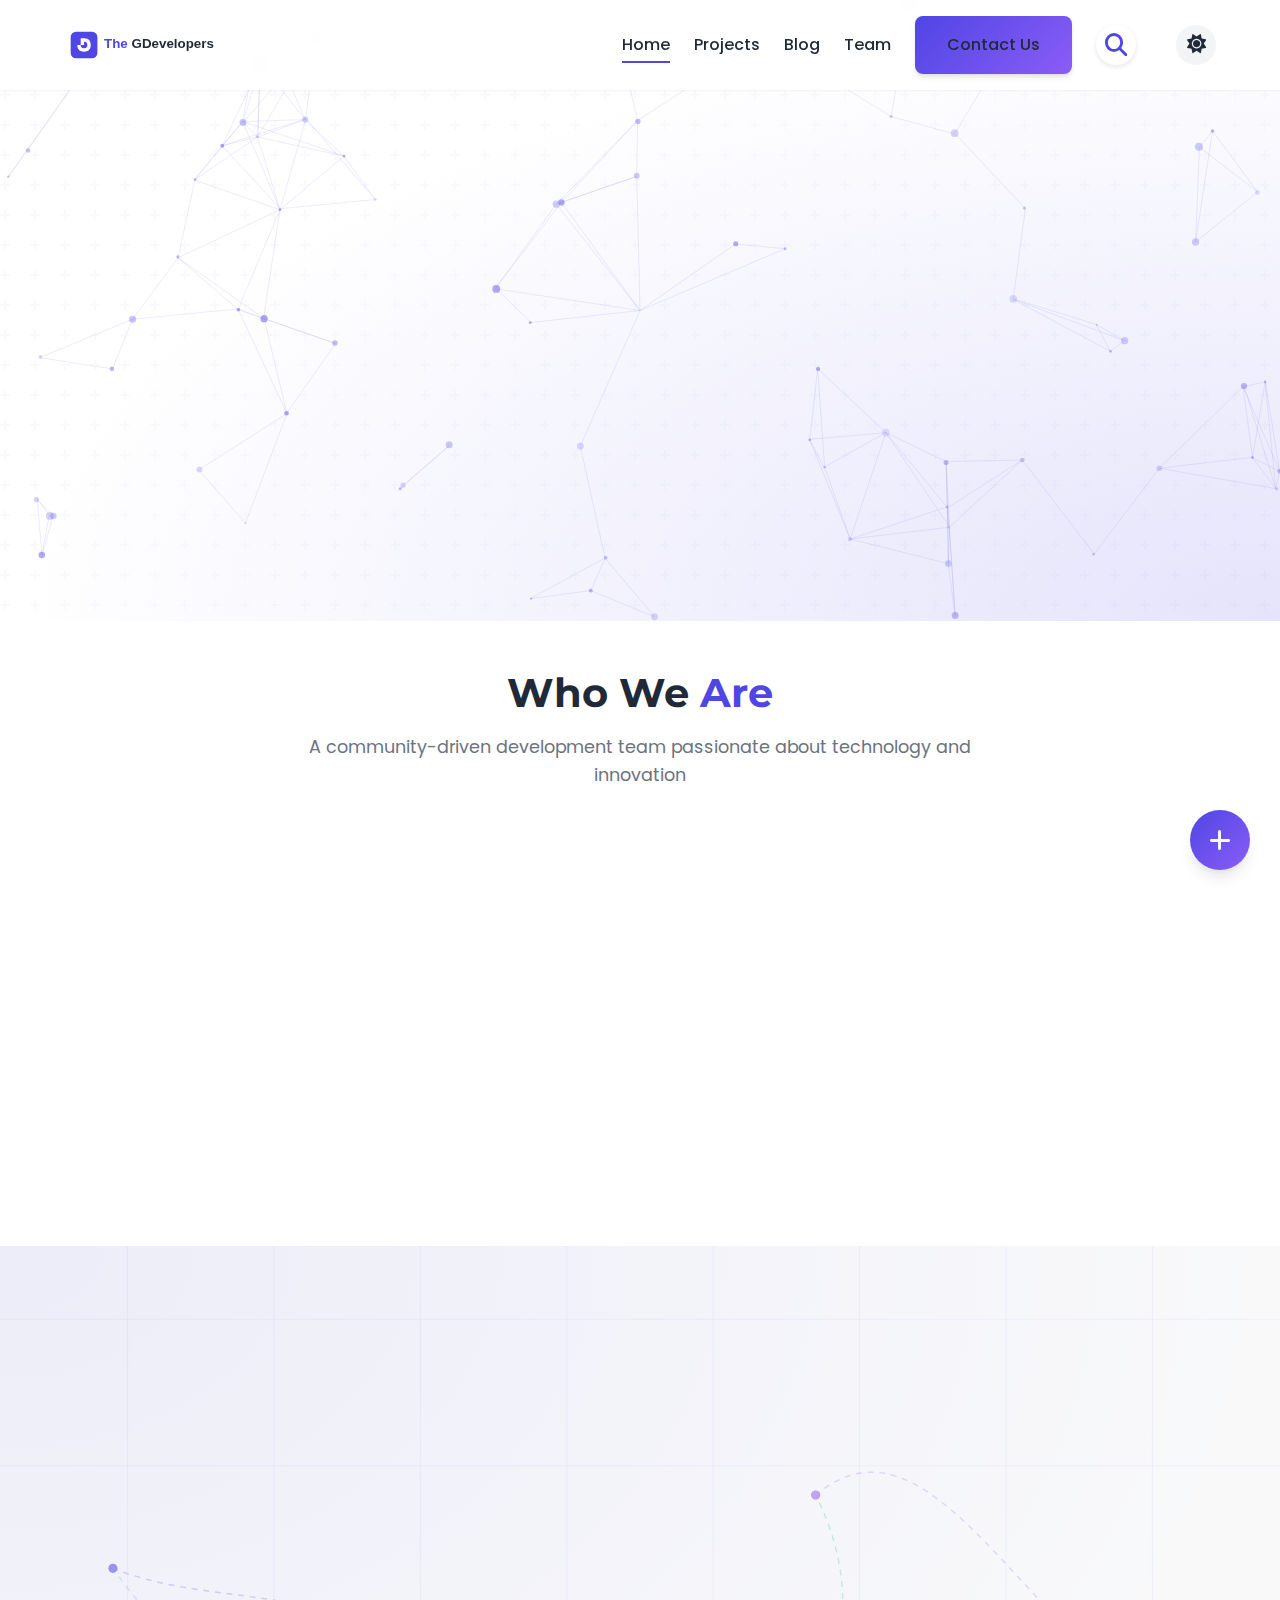
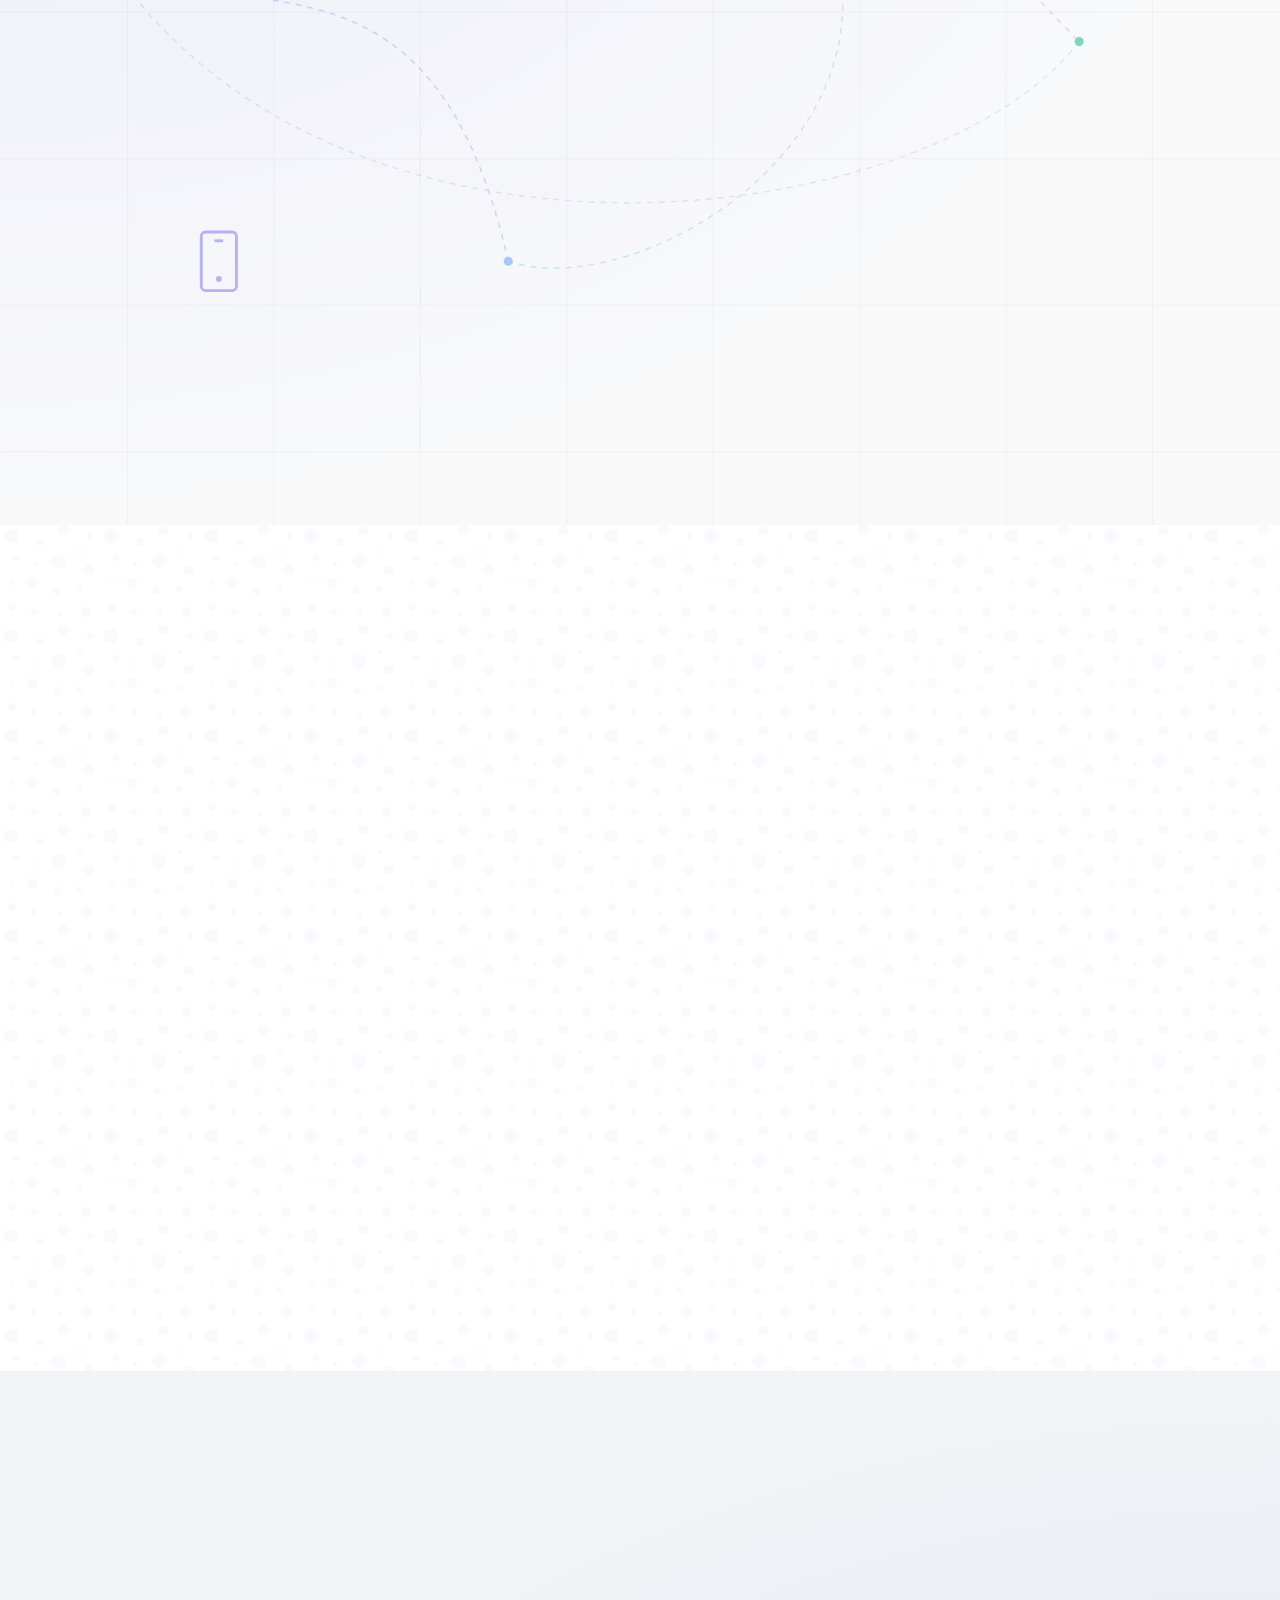
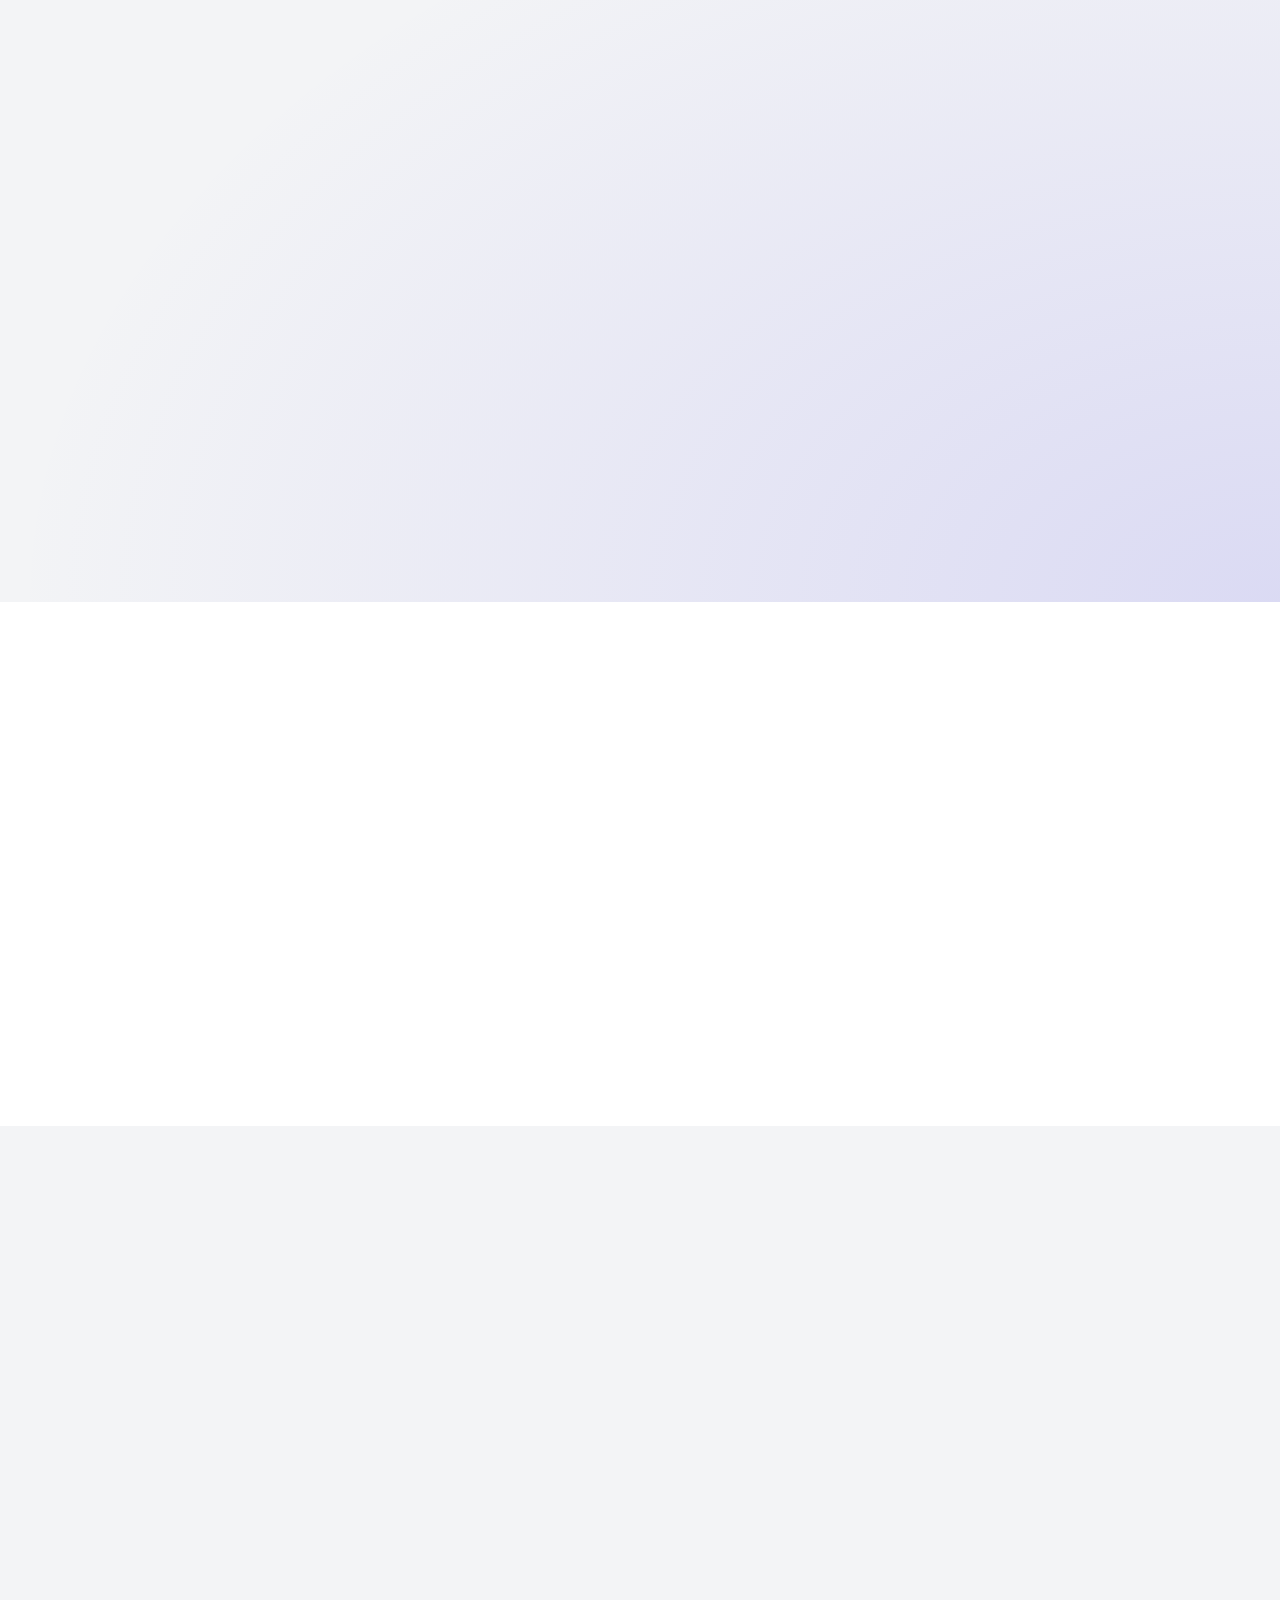
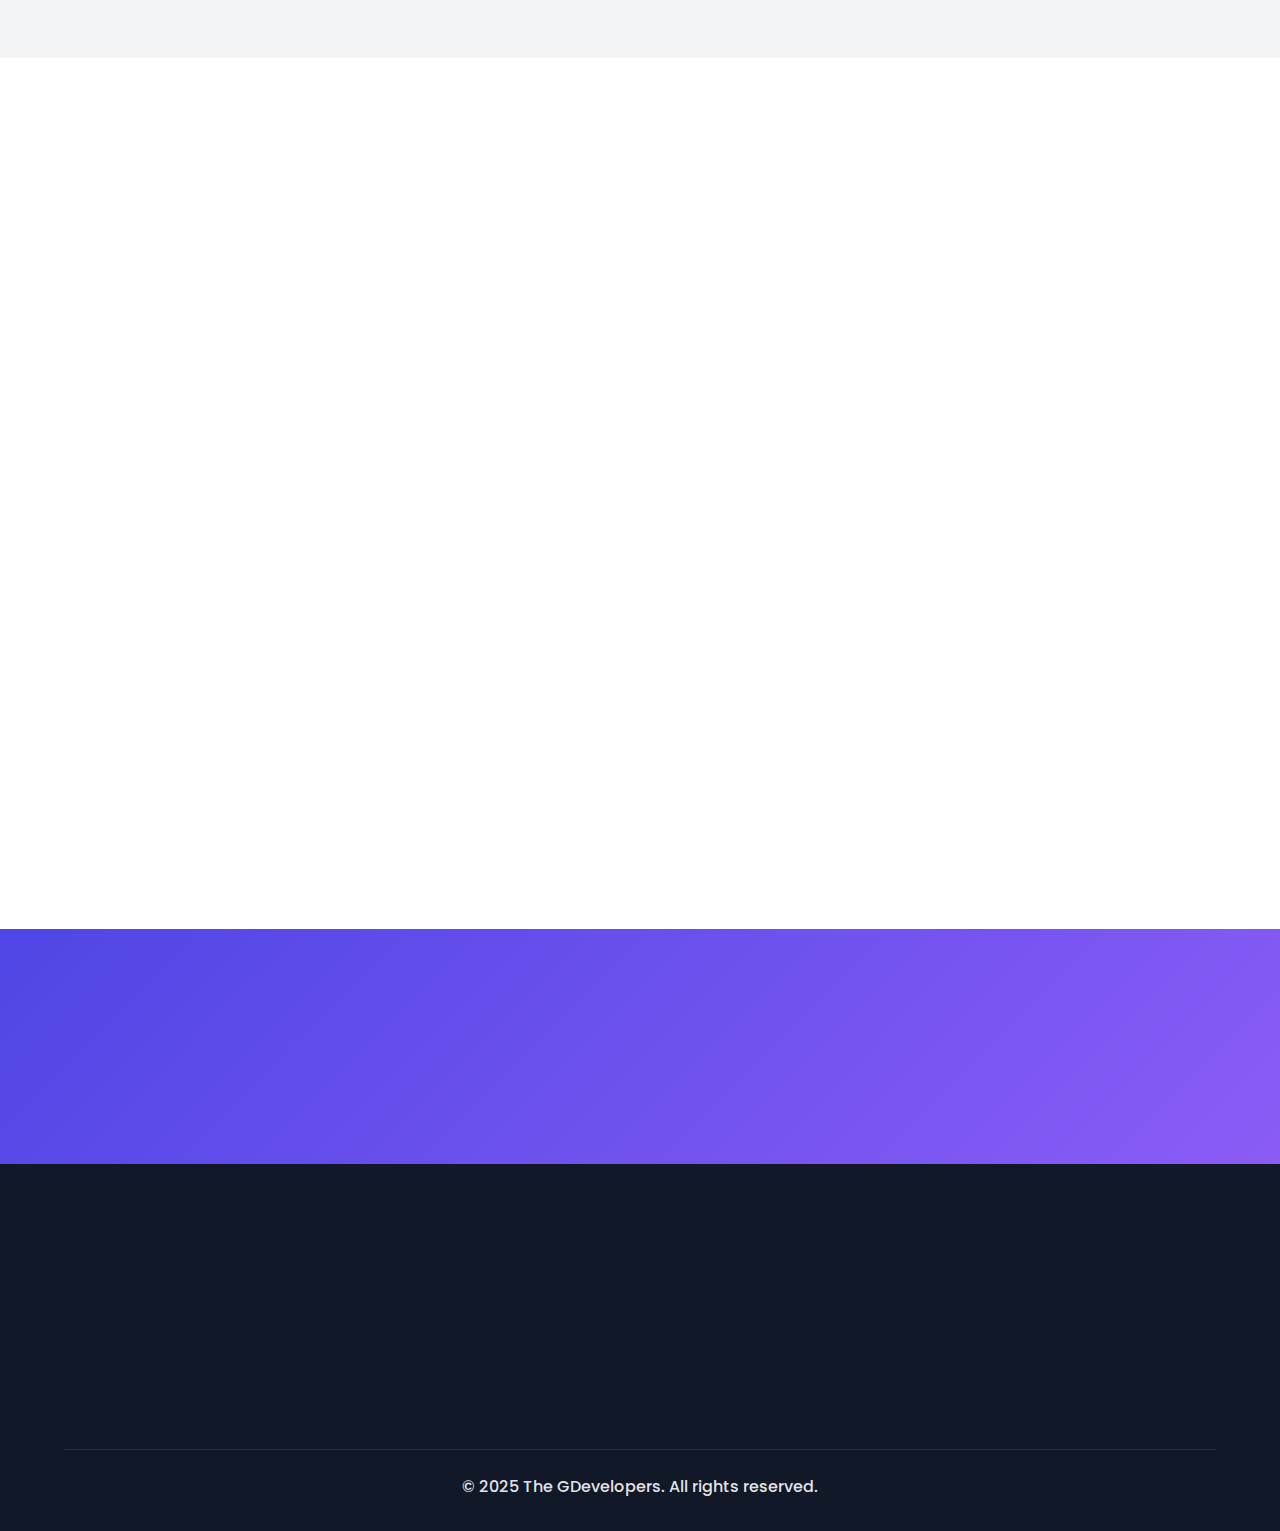
<file: index.html>
<!DOCTYPE html>
<html lang="en">
<head>
    <meta charset="UTF-8">
    <meta name="viewport" content="width=device-width, initial-scale=1.0">
    <title>The GDevelopers</title>
    <meta name="description" content="The GDevelopers - A community of innovative developers sharing projects and insights">
    <link rel="stylesheet" href="assets/css/style.css">
    <!-- Favicon -->
    <link rel="icon" href="assets/images/favicon.svg" type="image/svg+xml">
    <link rel="apple-touch-icon" href="assets/images/favicon.svg">
    <!-- Font Awesome for icons -->
    <link rel="stylesheet" href="https://cdnjs.cloudflare.com/ajax/libs/font-awesome/6.4.0/css/all.min.css">
    <!-- Google Fonts -->
    <link rel="preconnect" href="https://fonts.googleapis.com">
    <link rel="preconnect" href="https://fonts.gstatic.com" crossorigin>
    <link href="https://fonts.googleapis.com/css2?family=Poppins:wght@300;400;500;600;700&family=Montserrat:wght@400;500;600;700&display=swap" rel="stylesheet">
</head>
<body>
    <!-- Header Section -->
    <header class="header">
        <div class="container">
            <nav class="navbar">
                <div class="logo">
                    <a href="index.html">
                        <img src="assets/images/logo.svg" alt="The GDevelopers Logo" class="logo-image">
                    </a>
                </div>
                <div class="menu-toggle" id="mobile-menu">
                    <span class="bar"></span>
                    <span class="bar"></span>
                    <span class="bar"></span>
                </div>
                <ul class="nav-menu">
                    <li><a href="index.html" class="active">Home</a></li>
                    <li><a href="projects/index.html">Projects</a></li>
                    <li><a href="blog/index.html">Blog</a></li>
                    <li><a href="team/index.html">Team</a></li>
                    <li><a href="#contact" class="btn-primary">Contact Us</a></li>
                    <li>
                        <button id="search-toggle" class="search-toggle" aria-label="Search website">
                            <i class="fas fa-search"></i>
                        </button>
                    </li>
                    <li>
                        <button id="theme-toggle" class="theme-toggle" aria-label="Toggle dark mode">
                            <i class="fas fa-sun"></i>
                        </button>
                    </li>
                </ul>
            </nav>
        </div>
    </header>

    <!-- Hero Section -->
    <section class="hero">
        <canvas id="particles-canvas" class="particles-canvas"></canvas>
        <div class="container">
            <div class="hero-content">
                <h1>Innovation Begins with <span class="highlight">Collaboration</span></h1>
                <p>Welcome to The GDevelopers community - where developers share ideas, showcase projects, and build the future together.</p>
                <div class="cta-buttons">
                    <a href="projects/index.html" class="btn-primary">Explore Projects</a>
                    <a href="blog/index.html" class="btn-secondary">Read Our Blog</a>
                </div>
            </div>
            <div class="hero-image">
                <div class="blob-animation"></div>
                <img src="assets/images/hero-image.svg" alt="Developers collaborating" class="floating">
                <div class="tech-tags">
                    <span>React</span>
                    <span>Node.js</span>
                    <span>Python</span>
                    <span>AWS</span>
                </div>
            </div>
        </div>
    </section>

    <!-- About Section -->
    <section class="about" id="about">
        <div class="container">
            <div class="section-header scroll-reveal">
                <h2>Who We <span class="highlight">Are</span></h2>
                <p>A community-driven development team passionate about technology and innovation</p>
            </div>
            <div class="about-grid">
                <div class="about-card enhanced-hover scroll-reveal">
                    <div class="icon">
                        <i class="fas fa-code"></i>
                    </div>
                    <h3>Expert Developers</h3>
                    <p>Our team consists of skilled developers with expertise in various domains of software development.</p>
                </div>
                <div class="about-card enhanced-hover scroll-reveal">
                    <div class="icon">
                        <i class="fas fa-lightbulb"></i>
                    </div>
                    <h3>Innovative Solutions</h3>
                    <p>We create cutting-edge solutions that solve real-world problems using modern technologies.</p>
                </div>
                <div class="about-card enhanced-hover scroll-reveal">
                    <div class="icon">
                        <i class="fas fa-users"></i>
                    </div>
                    <h3>Community Focus</h3>
                    <p>We believe in the power of community and collaboration to drive meaningful development.</p>
                </div>
                <div class="about-card enhanced-hover scroll-reveal">
                    <div class="icon">
                        <i class="fas fa-rocket"></i>
                    </div>
                    <h3>Future Ready</h3>
                    <p>Always looking ahead, we stay on top of emerging technologies and industry trends.</p>
                </div>
            </div>
        </div>
    </section>

    <!-- Services Section -->
    <section class="services" id="services">
        <div class="services-bg">
            <img src="assets/images/services-bg.svg" alt="Services background" class="services-bg-image">
        </div>
        <div class="container">
            <div class="section-header scroll-reveal">
                <h2>Our <span class="highlight">Services</span></h2>
                <p>Comprehensive software development services tailored to your needs</p>
            </div>
            <div class="services-wrapper">
                <div class="service-card enhanced-hover scroll-reveal">
                    <div class="service-icon">
                        <img src="assets/images/mobile-dev.svg" alt="Mobile App Development" class="service-icon-image">
                    </div>
                    <h3>Mobile App Development</h3>
                    <p>Native and cross-platform mobile applications for iOS and Android with modern design principles.</p>
                </div>
                <div class="service-card enhanced-hover scroll-reveal">
                                          <div class="service-icon">
                         <img src="assets/images/web-dev.svg" alt="Web Development" class="service-icon-image">
                      </div>
                      <h3>Web Development</h3>
                    <p>Responsive, user-friendly websites and web applications built with cutting-edge technologies.</p>
                </div>
                <div class="service-card enhanced-hover scroll-reveal">
                    <div class="service-icon">
                        <img src="assets/images/backend-dev.svg" alt="Backend Solutions" class="service-icon-image">
                    </div>
                    <h3>Backend Solutions</h3>
                    <p>Scalable server-side applications, APIs, and database solutions to power your products.</p>
                </div>
                <div class="service-card enhanced-hover scroll-reveal">
                    <div class="service-icon">
                        <img src="assets/images/cloud-services.svg" alt="Cloud Services" class="service-icon-image">
                    </div>
                    <h3>Cloud Services</h3>
                    <p>Cloud-native applications and infrastructure management for optimal performance.</p>
                </div>
            </div>
        </div>
    </section>

    <!-- Featured Projects -->
    <section class="featured-projects" id="projects">
        <div class="container">
            <div class="section-header scroll-reveal">
                <h2>Featured <span class="highlight">Projects</span></h2>
                <p>Explore some of our latest work and innovations</p>
            </div>
            <div class="projects-grid">
                <div class="project-card enhanced-hover scroll-reveal">
                    <div class="project-image">
                        <img src="assets/images/project-placeholder.svg" alt="SmartHealth App">
                        <div class="project-overlay">
                            <div class="project-tech-icons">
                                <i class="fab fa-react"></i>
                                <i class="fab fa-swift"></i>
                                <i class="fab fa-android"></i>
                            </div>
                        </div>
                    </div>
                    <div class="project-info">
                        <h3>SmartHealth App</h3>
                        <p>A health monitoring application with AI-driven insights and personalized recommendations.</p>
                        <div class="project-tags">
                            <span>Mobile</span>
                            <span>AI</span>
                            <span>Healthcare</span>
                        </div>
                        <a href="projects/project1.html" class="btn-tertiary">View Project <i class="fas fa-arrow-right"></i></a>
                    </div>
                </div>
                <div class="project-card enhanced-hover scroll-reveal">
                    <div class="project-image">
                        <img src="assets/images/project-placeholder.svg" alt="EcoTrack Platform">
                        <div class="project-overlay">
                            <div class="project-tech-icons">
                                <i class="fab fa-js"></i>
                                <i class="fab fa-node-js"></i>
                                <i class="fab fa-aws"></i>
                            </div>
                        </div>
                    </div>
                    <div class="project-info">
                        <h3>EcoTrack Platform</h3>
                        <p>A sustainability platform that helps organizations track and reduce their environmental impact.</p>
                        <div class="project-tags">
                            <span>Web</span>
                            <span>Dashboard</span>
                            <span>Environment</span>
                        </div>
                        <a href="projects/project2.html" class="btn-tertiary">View Project <i class="fas fa-arrow-right"></i></a>
                    </div>
                </div>
                <div class="project-card enhanced-hover scroll-reveal">
                    <div class="project-image">
                        <img src="assets/images/project-placeholder.svg" alt="DevConnect">
                        <div class="project-overlay">
                            <div class="project-tech-icons">
                                <i class="fab fa-react"></i>
                                <i class="fab fa-node-js"></i>
                                <i class="fab fa-docker"></i>
                            </div>
                        </div>
                    </div>
                    <div class="project-info">
                        <h3>DevConnect</h3>
                        <p>A collaboration tool for developers with real-time code sharing and communication features.</p>
                        <div class="project-tags">
                            <span>SaaS</span>
                            <span>Collaboration</span>
                            <span>Real-time</span>
                        </div>
                        <a href="projects/project3.html" class="btn-tertiary">View Project <i class="fas fa-arrow-right"></i></a>
                    </div>
                </div>
            </div>
            <div class="cta-center scroll-reveal">
                <a href="projects/index.html" class="btn-primary">View All Projects</a>
            </div>
        </div>
    </section>

    <!-- Recent Blog Posts -->
    <section class="blog-section" id="blog">
        <div class="container">
            <div class="section-header scroll-reveal">
                <h2>Latest <span class="highlight">Blog Posts</span></h2>
                <p>Insights, tutorials, and updates from our team</p>
            </div>
            <div class="blog-grid">
                <div class="blog-card enhanced-hover scroll-reveal">
                    <div class="blog-image">
                        <img src="assets/images/blog-placeholder.svg" alt="Blog post 1">
                        <div class="blog-badge">Featured</div>
                    </div>
                    <div class="blog-content">
                        <div class="blog-meta">
                            <span class="date">June 15, 2023</span>
                            <span class="author">Ayush Kumar</span>
                            <span class="category">Web</span>
                        </div>
                        <h3>The Future of Web Development in 2023</h3>
                        <p>Exploring emerging trends and technologies shaping the future of web development...</p>
                        <a href="blog/post1.html" class="read-more">Read More <i class="fas fa-arrow-right"></i></a>
                    </div>
                </div>
                <div class="blog-card enhanced-hover scroll-reveal">
                    <div class="blog-image">
                        <img src="assets/images/blog-placeholder.svg" alt="Blog post 2">
                    </div>
                    <div class="blog-content">
                        <div class="blog-meta">
                            <span class="date">May 28, 2023</span>
                            <span class="author">Chanchal Saini</span>
                            <span class="category">Backend</span>
                        </div>
                        <h3>Building Scalable APIs with Node.js</h3>
                        <p>Best practices and architecture patterns for building robust and scalable APIs...</p>
                        <a href="blog/post2.html" class="read-more">Read More <i class="fas fa-arrow-right"></i></a>
                    </div>
                </div>
                <div class="blog-card enhanced-hover scroll-reveal">
                    <div class="blog-image">
                        <img src="assets/images/blog-placeholder.svg" alt="Blog post 3">
                    </div>
                    <div class="blog-content">
                        <div class="blog-meta">
                            <span class="date">May 10, 2023</span>
                            <span class="author">Ayush Kumar</span>
                            <span class="category">React</span>
                        </div>
                        <h3>Optimizing React Applications for Performance</h3>
                        <p>Techniques and tools to improve the performance of your React applications...</p>
                        <a href="blog/post3.html" class="read-more">Read More <i class="fas fa-arrow-right"></i></a>
                    </div>
                </div>
            </div>
            <div class="cta-center scroll-reveal">
                <a href="blog/index.html" class="btn-secondary">View All Posts</a>
            </div>
        </div>
    </section>

    <!-- Team Section -->
    <section class="team-section" id="team">
        <div class="container">
            <div class="section-header scroll-reveal">
                <h2>Meet Our <span class="highlight">Team</span></h2>
                <p>The talented individuals behind The GDevelopers</p>
            </div>
            <div class="team-grid">
                <div class="team-member featured enhanced-hover scroll-reveal">
                    <div class="member-image">
                        <img src="assets/images/ayush.svg" alt="Ayush Kumar">
                    </div>
                    <div class="member-info">
                        <h3>Ayush Kumar</h3>
                        <p class="position">Founder & Lead Developer</p>
                        <p class="bio">Passionate about creating innovative solutions and building strong developer communities.</p>
                        <div class="social-links">
                            <a href="#" target="_blank"><i class="fab fa-linkedin"></i></a>
                            <a href="#" target="_blank"><i class="fab fa-github"></i></a>
                            <a href="#" target="_blank"><i class="fab fa-twitter"></i></a>
                        </div>
                    </div>
                </div>
                <div class="team-member featured enhanced-hover scroll-reveal">
                    <div class="member-image">
                        <img src="assets/images/chanchal.svg" alt="Chanchal Saini">
                    </div>
                    <div class="member-info">
                        <h3>Chanchal Saini</h3>
                        <p class="position">Partner & Senior Developer</p>
                        <p class="bio">Expert in backend development and database optimization with a focus on scalable systems.</p>
                        <div class="social-links">
                            <a href="#" target="_blank"><i class="fab fa-linkedin"></i></a>
                            <a href="#" target="_blank"><i class="fab fa-github"></i></a>
                            <a href="#" target="_blank"><i class="fab fa-twitter"></i></a>
                        </div>
                    </div>
                </div>
            </div>
            <div class="cta-center scroll-reveal">
                <a href="team/index.html" class="btn-secondary">Meet The Entire Team</a>
            </div>
        </div>
    </section>

    <!-- Testimonials -->
    <section class="testimonials">
        <div class="container">
            <div class="section-header scroll-reveal">
                <h2>Client <span class="highlight">Testimonials</span></h2>
                <p>What our clients say about working with us</p>
            </div>
            <div class="testimonial-slider scroll-reveal">
                <div class="testimonial-slide active">
                    <div class="quote">
                        <p>"The GDevelopers team delivered an exceptional product that exceeded our expectations. Their technical expertise and attention to detail made all the difference in our project's success."</p>
                    </div>
                    <div class="client-info">
                        <img src="assets/images/client-placeholder.svg" alt="Client 1">
                        <div>
                            <h4>Sarah Johnson</h4>
                            <p>CEO, TechStart Inc.</p>
                        </div>
                    </div>
                </div>
                <div class="testimonial-slide">
                    <div class="quote">
                        <p>"Working with The GDevelopers was a seamless experience from start to finish. They understood our requirements perfectly and delivered a solution that has significantly improved our business operations."</p>
                    </div>
                    <div class="client-info">
                        <img src="assets/images/client-placeholder.svg" alt="Client 2">
                        <div>
                            <h4>Michael Chen</h4>
                            <p>CTO, Innovate Solutions</p>
                        </div>
                    </div>
                </div>
                <div class="testimonial-slide">
                    <div class="quote">
                        <p>"The mobile application developed by The GDevelopers has received outstanding feedback from our users. Their team's responsiveness and commitment to quality made them the perfect partner for our project."</p>
                    </div>
                    <div class="client-info">
                        <img src="assets/images/client-placeholder.svg" alt="Client 3">
                        <div>
                            <h4>Emily Rodriguez</h4>
                            <p>Product Manager, HealthTech</p>
                        </div>
                    </div>
                </div>
                <div class="testimonial-controls">
                    <button class="prev-btn"><i class="fas fa-chevron-left"></i></button>
                    <div class="testimonial-dots">
                        <span class="dot active"></span>
                        <span class="dot"></span>
                        <span class="dot"></span>
                    </div>
                    <button class="next-btn"><i class="fas fa-chevron-right"></i></button>
                </div>
            </div>
        </div>
    </section>

    <!-- Contact Section -->
    <section class="contact" id="contact">
        <div class="container">
            <div class="section-header scroll-reveal">
                <h2>Get in <span class="highlight">Touch</span></h2>
                <p>Have a project in mind or want to join our community? Reach out to us!</p>
            </div>
            <div class="contact-wrapper">
                <div class="contact-info">
                    <div class="contact-card enhanced-hover scroll-reveal">
                        <div class="icon">
                            <i class="fas fa-map-marker-alt"></i>
                        </div>
                        <div class="info">
                            <h3>Location</h3>
                            <p>123 Innovation Street, Tech Valley</p>
                        </div>
                    </div>
                    <div class="contact-card enhanced-hover scroll-reveal">
                        <div class="icon">
                            <i class="fas fa-envelope"></i>
                        </div>
                        <div class="info">
                            <h3>Email</h3>
                            <p>info@thegdevelopers.com</p>
                        </div>
                    </div>
                    <div class="contact-card enhanced-hover scroll-reveal">
                        <div class="icon">
                            <i class="fas fa-phone"></i>
                        </div>
                        <div class="info">
                            <h3>Phone</h3>
                            <p>+1 (555) 123-4567</p>
                        </div>
                    </div>
                    <div class="social-media enhanced-hover scroll-reveal">
                        <h3>Follow Us</h3>
                        <div class="social-icons">
                            <a href="#" target="_blank" aria-label="GitHub"><i class="fab fa-github"></i></a>
                            <a href="#" target="_blank" aria-label="Twitter"><i class="fab fa-twitter"></i></a>
                            <a href="#" target="_blank" aria-label="LinkedIn"><i class="fab fa-linkedin-in"></i></a>
                            <a href="#" target="_blank" aria-label="Instagram"><i class="fab fa-instagram"></i></a>
                        </div>
                    </div>
                </div>
                <div class="contact-form-container enhanced-hover scroll-reveal">
                    <form id="contact-form" class="contact-form">
                        <div class="form-group">
                            <label for="name">Your Name</label>
                            <input type="text" id="name" name="name" required>
                        </div>
                        <div class="form-group">
                            <label for="email">Your Email</label>
                            <input type="email" id="email" name="email" required>
                        </div>
                        <div class="form-group">
                            <label for="subject">Subject</label>
                            <input type="text" id="subject" name="subject" required>
                        </div>
                        <div class="form-group">
                            <label for="message">Your Message</label>
                            <textarea id="message" name="message" rows="5" required></textarea>
                        </div>
                        <button type="submit" class="btn-primary">Send Message</button>
                    </form>
                </div>
            </div>
        </div>
    </section>

    <!-- Newsletter -->
    <section class="newsletter">
        <div class="container">
            <div class="newsletter-content enhanced-hover scroll-reveal">
                <h2>Subscribe to Our Newsletter</h2>
                <p>Stay updated with our latest projects, blog posts, and community events.</p>
                <form class="newsletter-form">
                    <input type="email" placeholder="Enter your email" required>
                    <button type="submit" class="btn-primary">Subscribe</button>
                </form>
            </div>
        </div>
    </section>

    <!-- Footer -->
    <footer class="footer">
        <div class="container">
            <div class="footer-content enhanced-hover scroll-reveal">
                <div class="footer-logo">
                    <a href="index.html">
                        <span class="highlight">The</span> GDevelopers
                    </a>
                    <p>Building the future through innovative software solutions.</p>
                </div>
                <div class="footer-links">
                    <div class="footer-links-column enhanced-hover scroll-reveal">
                        <h3>Quick Links</h3>
                        <ul>
                            <li><a href="index.html">Home</a></li>
                            <li><a href="projects/index.html">Projects</a></li>
                            <li><a href="blog/index.html">Blog</a></li>
                            <li><a href="team/index.html">Team</a></li>
                            <li><a href="#contact">Contact</a></li>
                        </ul>
                    </div>
                    <div class="footer-links-column enhanced-hover scroll-reveal">
                        <h3>Services</h3>
                        <ul>
                            <li><a href="#">Web Development</a></li>
                            <li><a href="#">Mobile Apps</a></li>
                            <li><a href="#">Backend Solutions</a></li>
                            <li><a href="#">Cloud Services</a></li>
                            <li><a href="#">Consulting</a></li>
                        </ul>
                    </div>
                    <div class="footer-links-column enhanced-hover scroll-reveal">
                        <h3>Legal</h3>
                        <ul>
                            <li><a href="privacy-policy.html">Privacy Policy</a></li>
                            <li><a href="terms-of-service.html">Terms of Service</a></li>
                            <li><a href="cookie-policy.html">Cookie Policy</a></li>
                        </ul>
                    </div>
                </div>
            </div>
            <div class="footer-bottom enhanced-hover">
                <p>&copy; 2025 The GDevelopers. All rights reserved.</p>
            </div>
        </div>
    </footer>

    <!-- Back to Top Button -->
    <a href="#" id="back-to-top" title="Back to Top"><i class="fas fa-arrow-up"></i></a>
    
    <!-- Floating Action Button Menu -->
    <div class="fab-container">
        <div class="fab-main" id="fab-toggle">
            <i class="fas fa-plus"></i>
        </div>
        <div class="fab-options">
            <a href="#contact" class="fab-option">
                <i class="fas fa-envelope"></i>
                <span class="fab-tooltip">Contact</span>
            </a>
            <a href="#projects" class="fab-option">
                <i class="fas fa-project-diagram"></i>
                <span class="fab-tooltip">Projects</span>
            </a>
            <a href="#services" class="fab-option">
                <i class="fas fa-cogs"></i>
                <span class="fab-tooltip">Services</span>
            </a>
        </div>
    </div>
    
    <!-- Search Overlay -->
    <div id="search-overlay" class="search-overlay">
        <div class="search-container">
            <button id="search-close" class="search-close">
                <i class="fas fa-times"></i>
            </button>
            <h2>Search The GDevelopers</h2>
            <form id="search-form" class="search-form">
                <input type="text" id="search-input" class="search-input" placeholder="Type to search..." autocomplete="off">
                <button type="submit" class="search-submit">
                    <i class="fas fa-search"></i>
                </button>
            </form>
            <div id="search-results" class="search-results"></div>
        </div>
    </div>

    <!-- JavaScript -->
    <script src="assets/js/particles.js"></script>
    <script src="assets/js/main.js"></script>
    <script src="assets/js/search.js"></script>
    <script src="assets/js/newsletter.js"></script>
</body>
</html>
</file>
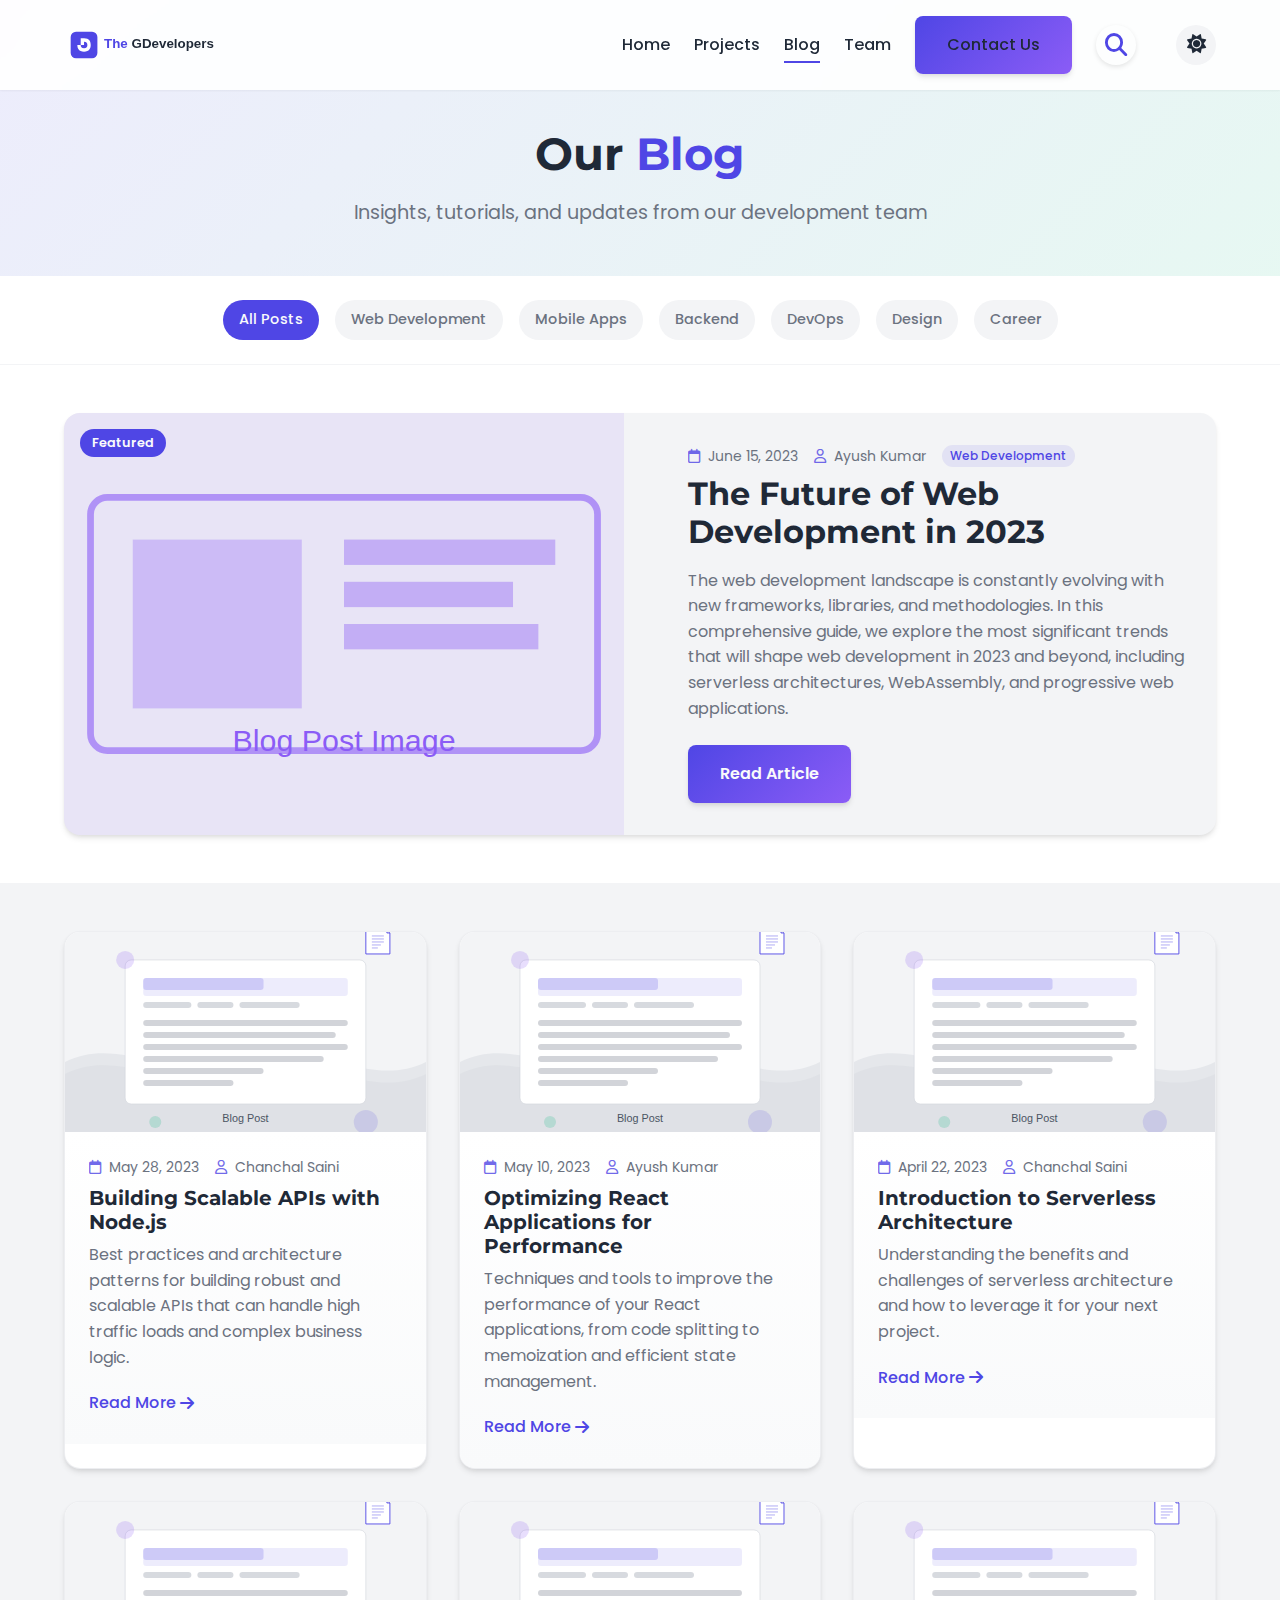
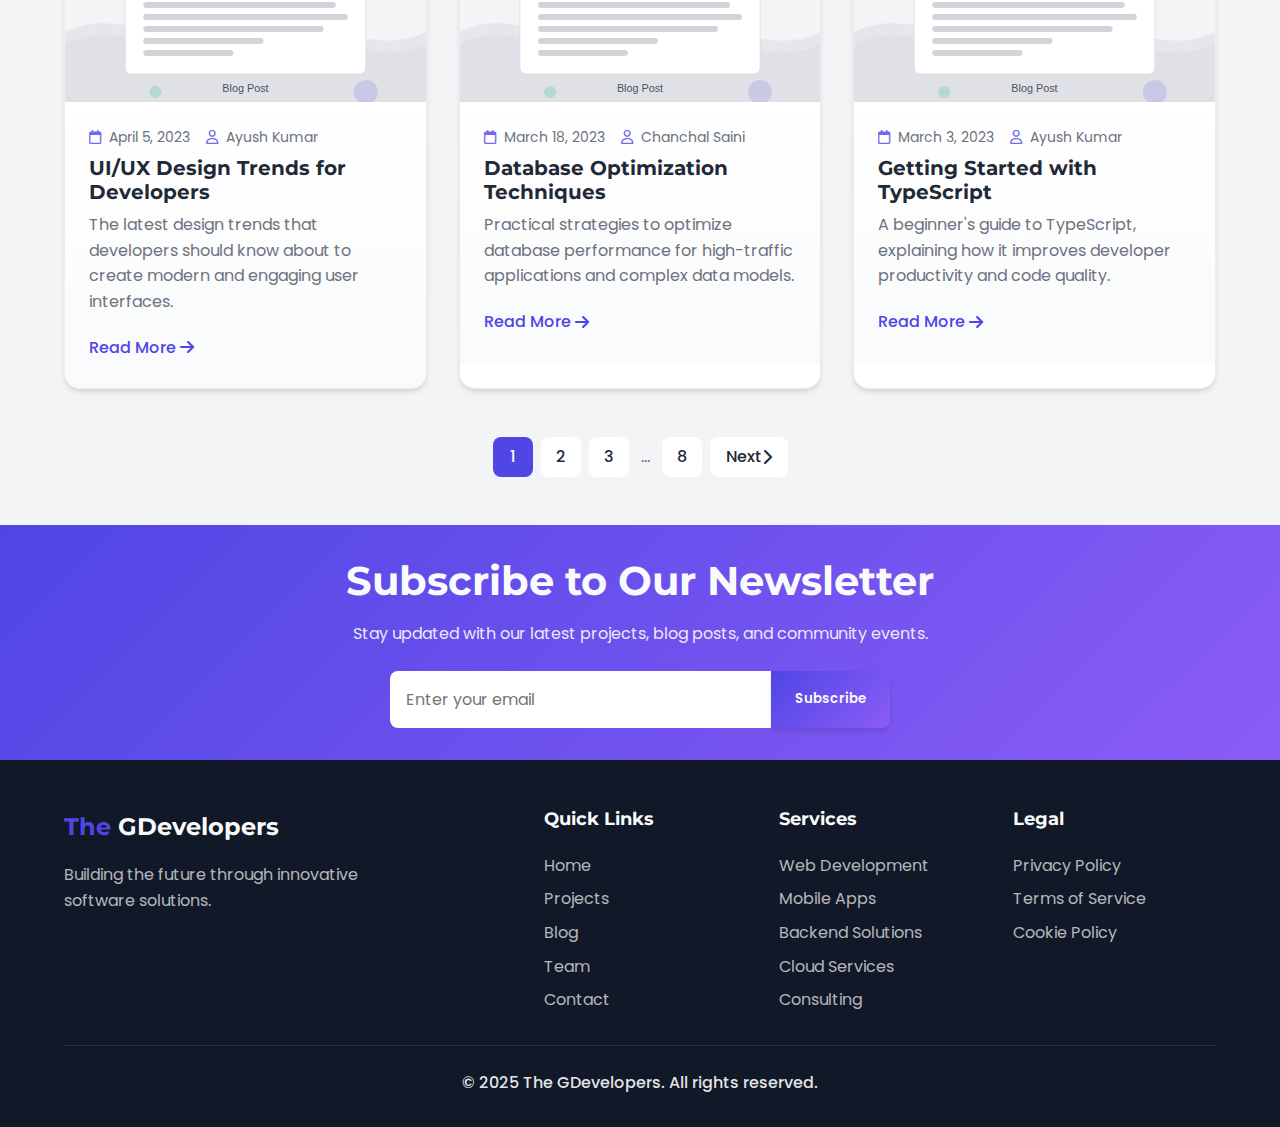
<file: blog/index.html>
<!DOCTYPE html>
<html lang="en">
<head>
    <meta charset="UTF-8">
    <meta name="viewport" content="width=device-width, initial-scale=1.0">
    <title>The GDevelopers - Blog</title>
    <meta name="description" content="Insights, tutorials, and updates from The GDevelopers team">
    <link rel="stylesheet" href="../assets/css/style.css">
    <!-- Favicon -->
    <link rel="icon" href="../assets/images/favicon.svg" type="image/svg+xml">
    <link rel="apple-touch-icon" href="../assets/images/favicon.svg">
    <!-- Font Awesome for icons -->
    <link rel="stylesheet" href="https://cdnjs.cloudflare.com/ajax/libs/font-awesome/6.4.0/css/all.min.css">
    <!-- Google Fonts -->
    <link rel="preconnect" href="https://fonts.googleapis.com">
    <link rel="preconnect" href="https://fonts.gstatic.com" crossorigin>
    <link href="https://fonts.googleapis.com/css2?family=Poppins:wght@300;400;500;600;700&family=Montserrat:wght@400;500;600;700&display=swap" rel="stylesheet">
</head>
<body>
    <!-- Header Section -->
    <header class="header">
        <div class="container">
            <nav class="navbar">
                <div class="logo">
                    <a href="../index.html">
                        <img src="../assets/images/logo.svg" alt="The GDevelopers Logo" class="logo-image">
                    </a>
                </div>
                <div class="menu-toggle" id="mobile-menu">
                    <span class="bar"></span>
                    <span class="bar"></span>
                    <span class="bar"></span>
                </div>
                <ul class="nav-menu">
                    <li><a href="../index.html">Home</a></li>
                    <li><a href="../projects/index.html">Projects</a></li>
                    <li><a href="../blog/index.html" class="active">Blog</a></li>
                    <li><a href="../team/index.html">Team</a></li>
                    <li><a href="../index.html#contact" class="btn-primary">Contact Us</a></li>
                    <li>
                        <button id="search-toggle" class="search-toggle" aria-label="Search website">
                            <i class="fas fa-search"></i>
                        </button>
                    </li>
                    <li>
                        <button id="theme-toggle" class="theme-toggle" aria-label="Toggle dark mode">
                            <i class="fas fa-sun"></i>
                        </button>
                    </li>
                </ul>
            </nav>
        </div>
    </header>

    <!-- Page Header -->
    <section class="page-header">
        <div class="container">
            <h1>Our <span class="highlight">Blog</span></h1>
            <p>Insights, tutorials, and updates from our development team</p>
        </div>
    </section>

    <!-- Blog Categories -->
    <section class="blog-categories">
        <div class="container">
            <div class="categories-list">
                <a href="#" class="category-tag active">All Posts</a>
                <a href="#" class="category-tag">Web Development</a>
                <a href="#" class="category-tag">Mobile Apps</a>
                <a href="#" class="category-tag">Backend</a>
                <a href="#" class="category-tag">DevOps</a>
                <a href="#" class="category-tag">Design</a>
                <a href="#" class="category-tag">Career</a>
            </div>
        </div>
    </section>

    <!-- Featured Post -->
    <section class="featured-post">
        <div class="container">
            <div class="featured-post-card">
                <div class="featured-post-image">
                    <img src="../assets/images/blog-placeholder-large.svg" alt="Featured post">
                    <div class="featured-tag">Featured</div>
                </div>
                <div class="featured-post-content">
                    <div class="blog-meta">
                        <span class="date">June 15, 2023</span>
                        <span class="author">Ayush Kumar</span>
                        <span class="category">Web Development</span>
                    </div>
                    <h2>The Future of Web Development in 2023</h2>
                    <p>The web development landscape is constantly evolving with new frameworks, libraries, and methodologies. In this comprehensive guide, we explore the most significant trends that will shape web development in 2023 and beyond, including serverless architectures, WebAssembly, and progressive web applications.</p>
                    <a href="post1.html" class="btn-primary">Read Article</a>
                </div>
            </div>
        </div>
    </section>

    <!-- Blog Posts -->
    <section class="blog-posts">
        <div class="container">
            <div class="blog-grid">
                <div class="blog-card">
                    <div class="blog-image">
                        <img src="../assets/images/blog-placeholder.svg" alt="Blog post 2">
                    </div>
                    <div class="blog-content">
                        <div class="blog-meta">
                            <span class="date">May 28, 2023</span>
                            <span class="author">Chanchal Saini</span>
                        </div>
                        <h3>Building Scalable APIs with Node.js</h3>
                        <p>Best practices and architecture patterns for building robust and scalable APIs that can handle high traffic loads and complex business logic.</p>
                        <a href="post2.html" class="read-more">Read More <i class="fas fa-arrow-right"></i></a>
                    </div>
                </div>
                <div class="blog-card">
                    <div class="blog-image">
                        <img src="../assets/images/blog-placeholder.svg" alt="Blog post 3">
                    </div>
                    <div class="blog-content">
                        <div class="blog-meta">
                            <span class="date">May 10, 2023</span>
                            <span class="author">Ayush Kumar</span>
                        </div>
                        <h3>Optimizing React Applications for Performance</h3>
                        <p>Techniques and tools to improve the performance of your React applications, from code splitting to memoization and efficient state management.</p>
                        <a href="post3.html" class="read-more">Read More <i class="fas fa-arrow-right"></i></a>
                    </div>
                </div>
                <div class="blog-card">
                    <div class="blog-image">
                        <img src="../assets/images/blog-placeholder.svg" alt="Blog post 4">
                    </div>
                    <div class="blog-content">
                        <div class="blog-meta">
                            <span class="date">April 22, 2023</span>
                            <span class="author">Chanchal Saini</span>
                        </div>
                        <h3>Introduction to Serverless Architecture</h3>
                        <p>Understanding the benefits and challenges of serverless architecture and how to leverage it for your next project.</p>
                        <a href="post4.html" class="read-more">Read More <i class="fas fa-arrow-right"></i></a>
                    </div>
                </div>
                <div class="blog-card">
                    <div class="blog-image">
                        <img src="../assets/images/blog-placeholder.svg" alt="Blog post 5">
                    </div>
                    <div class="blog-content">
                        <div class="blog-meta">
                            <span class="date">April 5, 2023</span>
                            <span class="author">Ayush Kumar</span>
                        </div>
                        <h3>UI/UX Design Trends for Developers</h3>
                        <p>The latest design trends that developers should know about to create modern and engaging user interfaces.</p>
                        <a href="post5.html" class="read-more">Read More <i class="fas fa-arrow-right"></i></a>
                    </div>
                </div>
                <div class="blog-card">
                    <div class="blog-image">
                        <img src="../assets/images/blog-placeholder.svg" alt="Blog post 6">
                    </div>
                    <div class="blog-content">
                        <div class="blog-meta">
                            <span class="date">March 18, 2023</span>
                            <span class="author">Chanchal Saini</span>
                        </div>
                        <h3>Database Optimization Techniques</h3>
                        <p>Practical strategies to optimize database performance for high-traffic applications and complex data models.</p>
                        <a href="post6.html" class="read-more">Read More <i class="fas fa-arrow-right"></i></a>
                    </div>
                </div>
                <div class="blog-card">
                    <div class="blog-image">
                        <img src="../assets/images/blog-placeholder.svg" alt="Blog post 7">
                    </div>
                    <div class="blog-content">
                        <div class="blog-meta">
                            <span class="date">March 3, 2023</span>
                            <span class="author">Ayush Kumar</span>
                        </div>
                        <h3>Getting Started with TypeScript</h3>
                        <p>A beginner's guide to TypeScript, explaining how it improves developer productivity and code quality.</p>
                        <a href="post7.html" class="read-more">Read More <i class="fas fa-arrow-right"></i></a>
                    </div>
                </div>
            </div>

            <!-- Pagination -->
            <div class="pagination">
                <a href="#" class="page active">1</a>
                <a href="#" class="page">2</a>
                <a href="#" class="page">3</a>
                <span class="dots">...</span>
                <a href="#" class="page">8</a>
                <a href="#" class="page next">
                    Next <i class="fas fa-chevron-right"></i>
                </a>
            </div>
        </div>
    </section>

    <!-- Newsletter -->
    <section class="newsletter">
        <div class="container">
            <div class="newsletter-content">
                <h2>Subscribe to Our Newsletter</h2>
                <p>Stay updated with our latest projects, blog posts, and community events.</p>
                <form class="newsletter-form">
                    <input type="email" placeholder="Enter your email" required>
                    <button type="submit" class="btn-primary">Subscribe</button>
                </form>
            </div>
        </div>
    </section>

    <!-- Footer -->
    <footer class="footer">
        <div class="container">
            <div class="footer-content">
                <div class="footer-logo">
                    <a href="../index.html">
                        <span class="highlight">The</span> GDevelopers
                    </a>
                    <p>Building the future through innovative software solutions.</p>
                </div>
                <div class="footer-links">
                    <div class="footer-links-column">
                        <h3>Quick Links</h3>
                        <ul>
                            <li><a href="../index.html">Home</a></li>
                            <li><a href="../projects/index.html">Projects</a></li>
                            <li><a href="../blog/index.html">Blog</a></li>
                            <li><a href="../team/index.html">Team</a></li>
                            <li><a href="../index.html#contact">Contact</a></li>
                        </ul>
                    </div>
                    <div class="footer-links-column">
                        <h3>Services</h3>
                        <ul>
                            <li><a href="#">Web Development</a></li>
                            <li><a href="#">Mobile Apps</a></li>
                            <li><a href="#">Backend Solutions</a></li>
                            <li><a href="#">Cloud Services</a></li>
                            <li><a href="#">Consulting</a></li>
                        </ul>
                    </div>
                    <div class="footer-links-column">
                        <h3>Legal</h3>
                        <ul>
                            <li><a href="../privacy-policy.html">Privacy Policy</a></li>
                            <li><a href="../terms-of-service.html">Terms of Service</a></li>
                            <li><a href="../cookie-policy.html">Cookie Policy</a></li>
                        </ul>
                    </div>
                </div>
            </div>
            <div class="footer-bottom">
                <p>&copy; 2025 The GDevelopers. All rights reserved.</p>
            </div>
        </div>
    </footer>

    <!-- Back to top button -->
    <button id="back-to-top" aria-label="Back to top">
        <i class="fas fa-arrow-up"></i>
    </button>
    
    <!-- Search Overlay -->
    <div id="search-overlay" class="search-overlay">
        <div class="search-container">
            <button id="search-close" class="search-close">
                <i class="fas fa-times"></i>
            </button>
            <h2>Search The GDevelopers</h2>
            <form id="search-form" class="search-form">
                <input type="text" id="search-input" class="search-input" placeholder="Type to search..." autocomplete="off">
                <button type="submit" class="search-submit">
                    <i class="fas fa-search"></i>
                </button>
            </form>
            <div id="search-results" class="search-results"></div>
        </div>
    </div>

    <!-- JavaScript -->
    <script src="../assets/js/main.js"></script>
    <script src="search.js"></script>
    <script src="../assets/js/newsletter.js"></script>
</body>
</html>
</file>
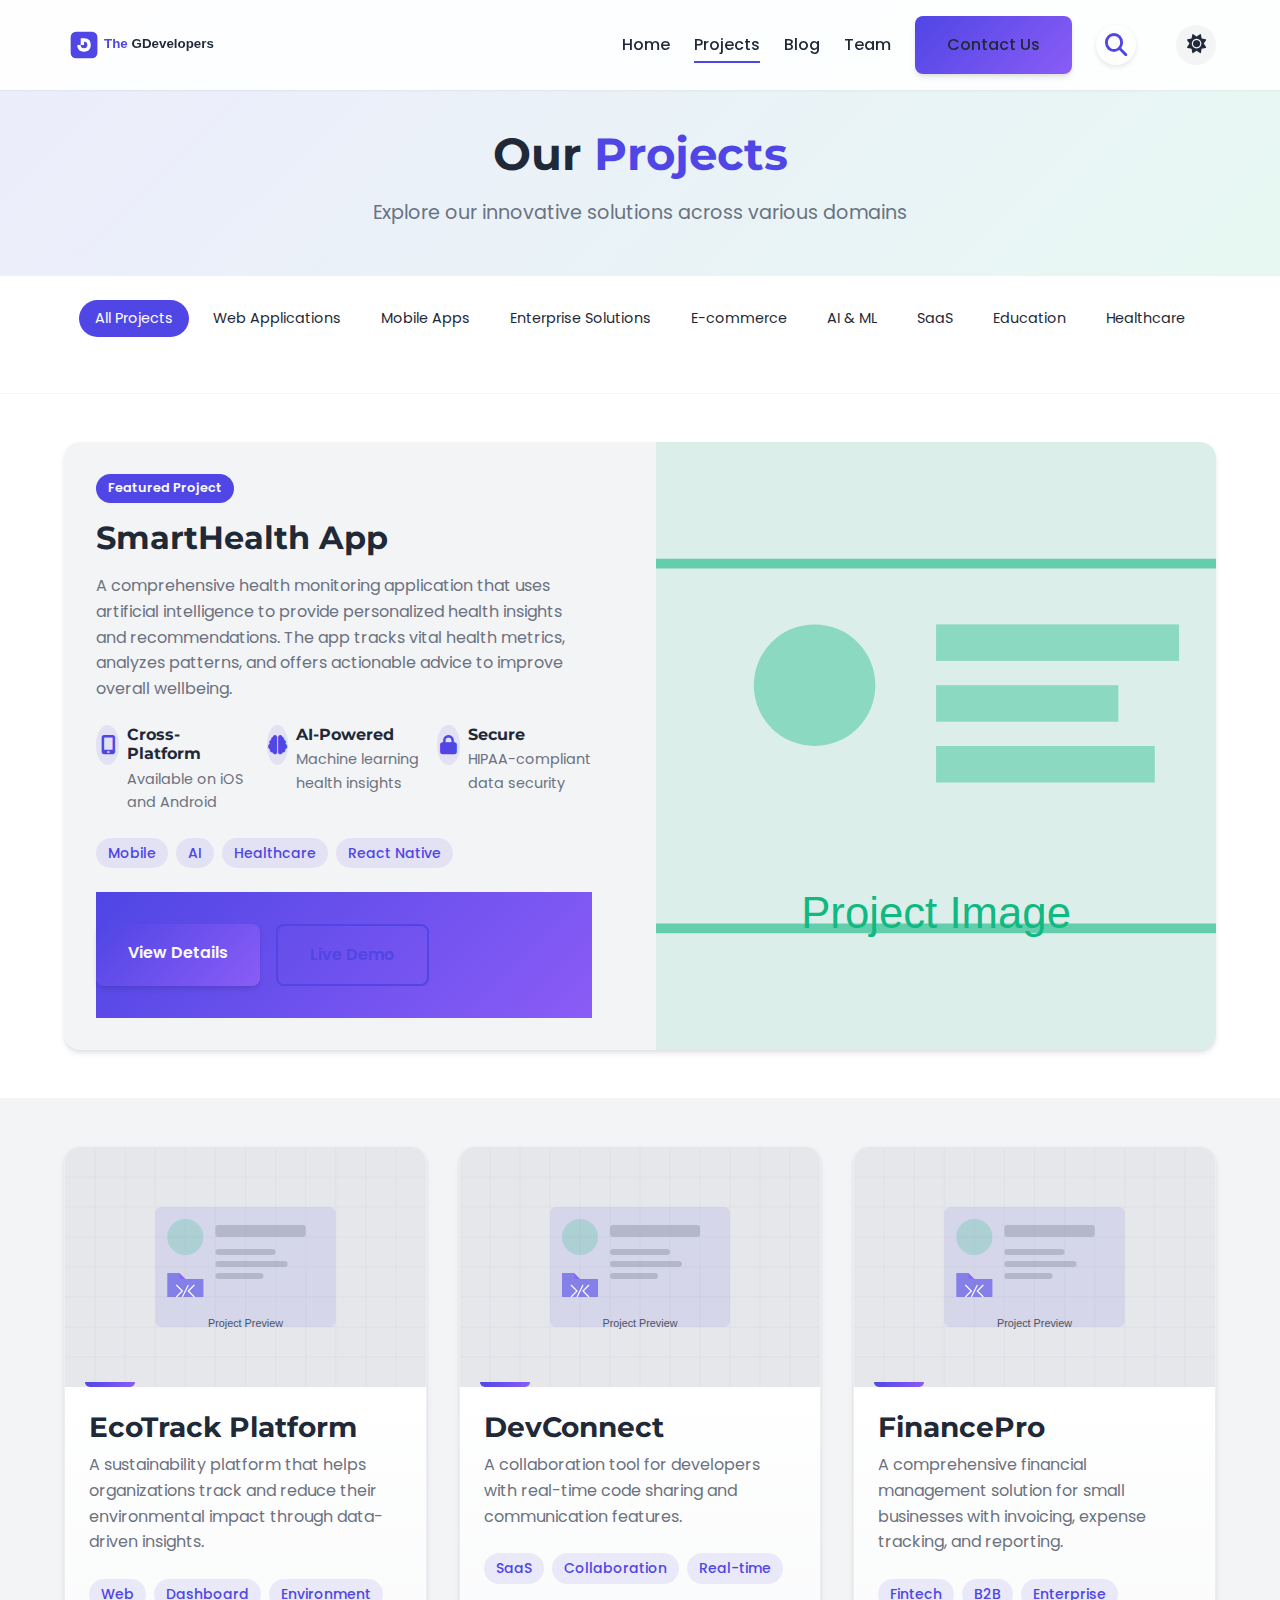
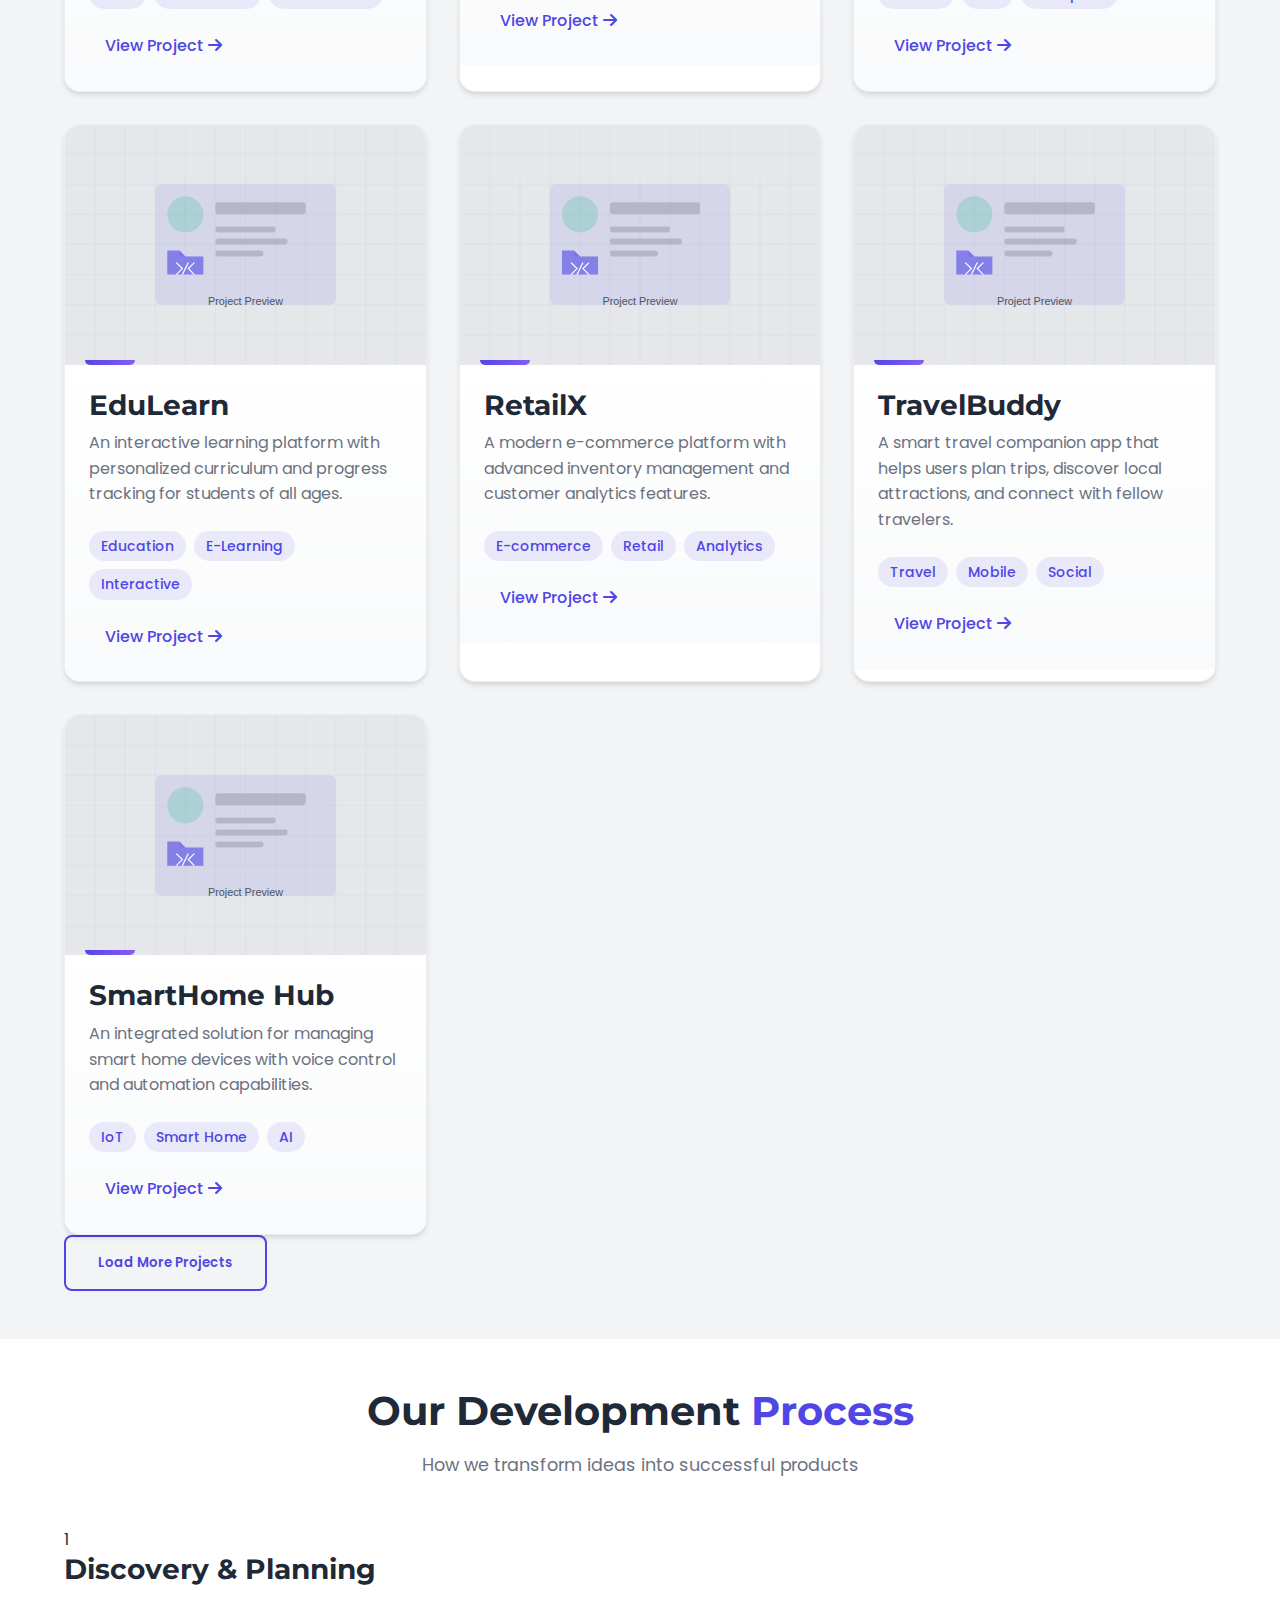
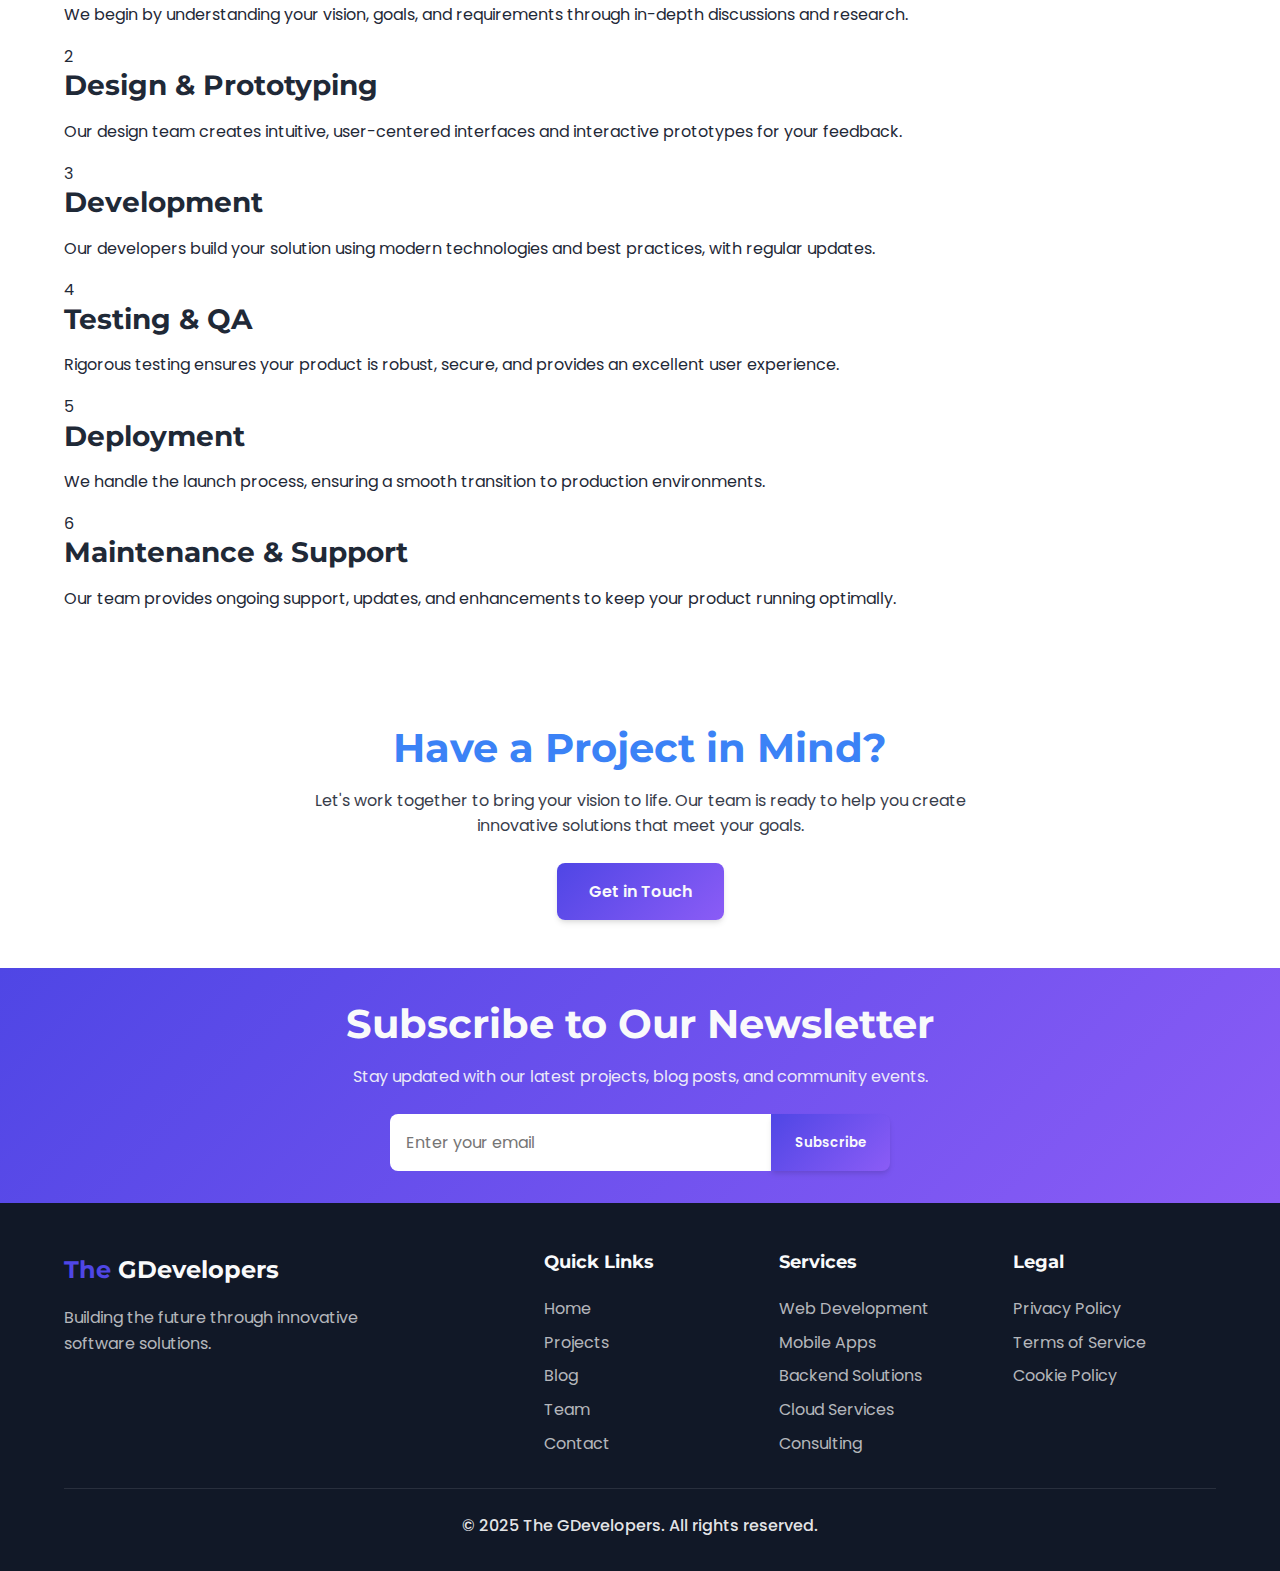
<file: projects/index.html>
<!DOCTYPE html>
<html lang="en">
<head>
    <meta charset="UTF-8">
    <meta name="viewport" content="width=device-width, initial-scale=1.0">
    <title>The GDevelopers - Projects</title>
    <meta name="description" content="Explore the innovative projects developed by The GDevelopers team">
    <link rel="stylesheet" href="../assets/css/style.css">
    <!-- Favicon -->
    <link rel="icon" href="../assets/images/favicon.svg" type="image/svg+xml">
    <link rel="apple-touch-icon" href="../assets/images/favicon.svg">
    <!-- Font Awesome for icons -->
    <link rel="stylesheet" href="https://cdnjs.cloudflare.com/ajax/libs/font-awesome/6.4.0/css/all.min.css">
    <!-- Google Fonts -->
    <link rel="preconnect" href="https://fonts.googleapis.com">
    <link rel="preconnect" href="https://fonts.gstatic.com" crossorigin>
    <link href="https://fonts.googleapis.com/css2?family=Poppins:wght@300;400;500;600;700&family=Montserrat:wght@400;500;600;700&display=swap" rel="stylesheet">
</head>
<body>
    <!-- Header Section -->
    <header class="header">
        <div class="container">
            <nav class="navbar">
                <div class="logo">
                    <a href="../index.html">
                        <img src="../assets/images/logo.svg" alt="The GDevelopers Logo" class="logo-image">
                    </a>
                </div>
                <div class="menu-toggle" id="mobile-menu">
                    <span class="bar"></span>
                    <span class="bar"></span>
                    <span class="bar"></span>
                </div>
                <ul class="nav-menu">
                    <li><a href="../index.html">Home</a></li>
                    <li><a href="../projects/index.html" class="active">Projects</a></li>
                    <li><a href="../blog/index.html">Blog</a></li>
                    <li><a href="../team/index.html">Team</a></li>
                    <li><a href="../index.html#contact" class="btn-primary">Contact Us</a></li>
                    <li>
                        <button id="search-toggle" class="search-toggle" aria-label="Search website">
                            <i class="fas fa-search"></i>
                        </button>
                    </li>
                    <li>
                        <button id="theme-toggle" class="theme-toggle" aria-label="Toggle dark mode">
                            <i class="fas fa-sun"></i>
                        </button>
                    </li>
                </ul>
            </nav>
        </div>
    </header>

    <!-- Page Header -->
    <section class="page-header">
        <div class="container">
            <h1>Our <span class="highlight">Projects</span></h1>
            <p>Explore our innovative solutions across various domains</p>
        </div>
    </section>

    <!-- Project Categories -->
    <section class="project-categories">
        <div class="container">
            <div class="project-filters">
                <button class="filter-btn active" data-filter="all">All Projects</button>
                <button class="filter-btn" data-filter="web">Web Applications</button>
                <button class="filter-btn" data-filter="mobile">Mobile Apps</button>
                <button class="filter-btn" data-filter="enterprise">Enterprise Solutions</button>
                <button class="filter-btn" data-filter="ecommerce">E-commerce</button>
                <button class="filter-btn" data-filter="ai">AI & ML</button>
                <button class="filter-btn" data-filter="saas">SaaS</button>
                <button class="filter-btn" data-filter="education">Education</button>
                <button class="filter-btn" data-filter="healthcare">Healthcare</button>
            </div>
        </div>
    </section>

    <!-- Featured Project -->
    <section class="featured-project">
        <div class="container">
            <div class="featured-project-card" data-categories="mobile healthcare ai">
                <div class="featured-project-content">
                    <div class="featured-tag">Featured Project</div>
                    <h2>SmartHealth App</h2>
                    <p class="project-description">A comprehensive health monitoring application that uses artificial intelligence to provide personalized health insights and recommendations. The app tracks vital health metrics, analyzes patterns, and offers actionable advice to improve overall wellbeing.</p>
                    
                    <div class="project-highlights">
                        <div class="highlight-item">
                            <div class="highlight-icon">
                                <i class="fas fa-mobile-alt"></i>
                            </div>
                            <div class="highlight-text">
                                <h4>Cross-Platform</h4>
                                <p>Available on iOS and Android</p>
                            </div>
                        </div>
                        <div class="highlight-item">
                            <div class="highlight-icon">
                                <i class="fas fa-brain"></i>
                            </div>
                            <div class="highlight-text">
                                <h4>AI-Powered</h4>
                                <p>Machine learning health insights</p>
                            </div>
                        </div>
                        <div class="highlight-item">
                            <div class="highlight-icon">
                                <i class="fas fa-lock"></i>
                            </div>
                            <div class="highlight-text">
                                <h4>Secure</h4>
                                <p>HIPAA-compliant data security</p>
                            </div>
                        </div>
                    </div>
                    
                    <div class="project-tags">
                        <span>Mobile</span>
                        <span>AI</span>
                        <span>Healthcare</span>
                        <span>React Native</span>
                    </div>
                    
                    <div class="project-cta">
                        <a href="project1.html" class="btn-primary">View Details</a>
                        <a href="#" class="btn-secondary">Live Demo</a>
                    </div>
                </div>
                <div class="featured-project-image">
                    <img src="../assets/images/project-placeholder-large.svg" alt="SmartHealth App">
                </div>
            </div>
        </div>
    </section>

    <!-- Projects Grid -->
    <section class="projects-showcase">
        <div class="container">
            <div class="projects-grid-extended">
                <div class="project-card" data-categories="web enterprise">
                    <div class="project-image">
                        <img src="../assets/images/project-placeholder.svg" alt="Project 2">
                    </div>
                    <div class="project-info">
                        <h3>EcoTrack Platform</h3>
                        <p>A sustainability platform that helps organizations track and reduce their environmental impact through data-driven insights.</p>
                        <div class="project-tags">
                            <span>Web</span>
                            <span>Dashboard</span>
                            <span>Environment</span>
                        </div>
                        <a href="project2.html" class="btn-tertiary">View Project <i class="fas fa-arrow-right"></i></a>
                    </div>
                </div>
                <div class="project-card" data-categories="web saas">
                    <div class="project-image">
                        <img src="../assets/images/project-placeholder.svg" alt="Project 3">
                    </div>
                    <div class="project-info">
                        <h3>DevConnect</h3>
                        <p>A collaboration tool for developers with real-time code sharing and communication features.</p>
                        <div class="project-tags">
                            <span>SaaS</span>
                            <span>Collaboration</span>
                            <span>Real-time</span>
                        </div>
                        <a href="project3.html" class="btn-tertiary">View Project <i class="fas fa-arrow-right"></i></a>
                    </div>
                </div>
                <div class="project-card" data-categories="web enterprise">
                    <div class="project-image">
                        <img src="../assets/images/project-placeholder.svg" alt="Project 4">
                    </div>
                    <div class="project-info">
                        <h3>FinancePro</h3>
                        <p>A comprehensive financial management solution for small businesses with invoicing, expense tracking, and reporting.</p>
                        <div class="project-tags">
                            <span>Fintech</span>
                            <span>B2B</span>
                            <span>Enterprise</span>
                        </div>
                        <a href="project4.html" class="btn-tertiary">View Project <i class="fas fa-arrow-right"></i></a>
                    </div>
                </div>
                <div class="project-card" data-categories="web education">
                    <div class="project-image">
                        <img src="../assets/images/project-placeholder.svg" alt="Project 5">
                    </div>
                    <div class="project-info">
                        <h3>EduLearn</h3>
                        <p>An interactive learning platform with personalized curriculum and progress tracking for students of all ages.</p>
                        <div class="project-tags">
                            <span>Education</span>
                            <span>E-Learning</span>
                            <span>Interactive</span>
                        </div>
                        <a href="project5.html" class="btn-tertiary">View Project <i class="fas fa-arrow-right"></i></a>
                    </div>
                </div>
                <div class="project-card" data-categories="web ecommerce">
                    <div class="project-image">
                        <img src="../assets/images/project-placeholder.svg" alt="Project 6">
                    </div>
                    <div class="project-info">
                        <h3>RetailX</h3>
                        <p>A modern e-commerce platform with advanced inventory management and customer analytics features.</p>
                        <div class="project-tags">
                            <span>E-commerce</span>
                            <span>Retail</span>
                            <span>Analytics</span>
                        </div>
                        <a href="project6.html" class="btn-tertiary">View Project <i class="fas fa-arrow-right"></i></a>
                    </div>
                </div>
                <div class="project-card" data-categories="mobile">
                    <div class="project-image">
                        <img src="../assets/images/project-placeholder.svg" alt="Project 7">
                    </div>
                    <div class="project-info">
                        <h3>TravelBuddy</h3>
                        <p>A smart travel companion app that helps users plan trips, discover local attractions, and connect with fellow travelers.</p>
                        <div class="project-tags">
                            <span>Travel</span>
                            <span>Mobile</span>
                            <span>Social</span>
                        </div>
                        <a href="project7.html" class="btn-tertiary">View Project <i class="fas fa-arrow-right"></i></a>
                    </div>
                </div>
                <div class="project-card" data-categories="web mobile ai">
                    <div class="project-image">
                        <img src="../assets/images/project-placeholder.svg" alt="Project 8">
                    </div>
                    <div class="project-info">
                        <h3>SmartHome Hub</h3>
                        <p>An integrated solution for managing smart home devices with voice control and automation capabilities.</p>
                        <div class="project-tags">
                            <span>IoT</span>
                            <span>Smart Home</span>
                            <span>AI</span>
                        </div>
                        <a href="project8.html" class="btn-tertiary">View Project <i class="fas fa-arrow-right"></i></a>
                    </div>
                </div>
            </div>

            <!-- Load More -->
            <div class="load-more">
                <button class="btn-secondary">Load More Projects</button>
            </div>
        </div>
    </section>

    <!-- Project Process -->
    <section class="project-process">
        <div class="container">
            <div class="section-header">
                <h2>Our Development <span class="highlight">Process</span></h2>
                <p>How we transform ideas into successful products</p>
            </div>
            <div class="process-steps">
                <div class="process-step">
                    <div class="step-number">1</div>
                    <div class="step-content">
                        <h3>Discovery & Planning</h3>
                        <p>We begin by understanding your vision, goals, and requirements through in-depth discussions and research.</p>
                    </div>
                </div>
                <div class="process-step">
                    <div class="step-number">2</div>
                    <div class="step-content">
                        <h3>Design & Prototyping</h3>
                        <p>Our design team creates intuitive, user-centered interfaces and interactive prototypes for your feedback.</p>
                    </div>
                </div>
                <div class="process-step">
                    <div class="step-number">3</div>
                    <div class="step-content">
                        <h3>Development</h3>
                        <p>Our developers build your solution using modern technologies and best practices, with regular updates.</p>
                    </div>
                </div>
                <div class="process-step">
                    <div class="step-number">4</div>
                    <div class="step-content">
                        <h3>Testing & QA</h3>
                        <p>Rigorous testing ensures your product is robust, secure, and provides an excellent user experience.</p>
                    </div>
                </div>
                <div class="process-step">
                    <div class="step-number">5</div>
                    <div class="step-content">
                        <h3>Deployment</h3>
                        <p>We handle the launch process, ensuring a smooth transition to production environments.</p>
                    </div>
                </div>
                <div class="process-step">
                    <div class="step-number">6</div>
                    <div class="step-content">
                        <h3>Maintenance & Support</h3>
                        <p>Our team provides ongoing support, updates, and enhancements to keep your product running optimally.</p>
                    </div>
                </div>
            </div>
        </div>
    </section>

    <!-- Call to Action -->
    <section class="cta-section">
        <div class="container">
            <div class="cta-content">
                <h2>Have a Project in Mind?</h2>
                <p>Let's work together to bring your vision to life. Our team is ready to help you create innovative solutions that meet your goals.</p>
                <a href="../index.html#contact" class="btn-primary">Get in Touch</a>
            </div>
        </div>
    </section>

    <!-- Newsletter -->
    <section class="newsletter">
        <div class="container">
            <div class="newsletter-content">
                <h2>Subscribe to Our Newsletter</h2>
                <p>Stay updated with our latest projects, blog posts, and community events.</p>
                <form class="newsletter-form">
                    <input type="email" placeholder="Enter your email" required>
                    <button type="submit" class="btn-primary">Subscribe</button>
                </form>
            </div>
        </div>
    </section>

    <!-- Footer -->
    <footer class="footer">
        <div class="container">
            <div class="footer-content">
                <div class="footer-logo">
                    <a href="../index.html">
                        <span class="highlight">The</span> GDevelopers
                    </a>
                    <p>Building the future through innovative software solutions.</p>
                </div>
                <div class="footer-links">
                    <div class="footer-links-column">
                        <h3>Quick Links</h3>
                        <ul>
                            <li><a href="../index.html">Home</a></li>
                            <li><a href="../projects/index.html">Projects</a></li>
                            <li><a href="../blog/index.html">Blog</a></li>
                            <li><a href="../team/index.html">Team</a></li>
                            <li><a href="../index.html#contact">Contact</a></li>
                        </ul>
                    </div>
                    <div class="footer-links-column">
                        <h3>Services</h3>
                        <ul>
                            <li><a href="#">Web Development</a></li>
                            <li><a href="#">Mobile Apps</a></li>
                            <li><a href="#">Backend Solutions</a></li>
                            <li><a href="#">Cloud Services</a></li>
                            <li><a href="#">Consulting</a></li>
                        </ul>
                    </div>
                    <div class="footer-links-column">
                        <h3>Legal</h3>
                        <ul>
                            <li><a href="../privacy-policy.html">Privacy Policy</a></li>
                            <li><a href="../terms-of-service.html">Terms of Service</a></li>
                            <li><a href="../cookie-policy.html">Cookie Policy</a></li>
                        </ul>
                    </div>
                </div>
            </div>
            <div class="footer-bottom">
                <p>&copy; 2025 The GDevelopers. All rights reserved.</p>
            </div>
        </div>
    </footer>

    <!-- Back to top button -->
    <button id="back-to-top" aria-label="Back to top">
        <i class="fas fa-arrow-up"></i>
    </button>
    
    <!-- Search Overlay -->
    <div id="search-overlay" class="search-overlay">
        <div class="search-container">
            <button id="search-close" class="search-close">
                <i class="fas fa-times"></i>
            </button>
            <h2>Search The GDevelopers</h2>
            <form id="search-form" class="search-form">
                <input type="text" id="search-input" class="search-input" placeholder="Type to search..." autocomplete="off">
                <button type="submit" class="search-submit">
                    <i class="fas fa-search"></i>
                </button>
            </form>
            <div id="search-results" class="search-results"></div>
        </div>
    </div>

    <!-- JavaScript -->
    <script src="../assets/js/main.js"></script>
    <script src="search.js"></script>
    <script src="../assets/js/project-filter.js"></script>
    <script src="../assets/js/newsletter.js"></script>
</body>
</html>
</file>
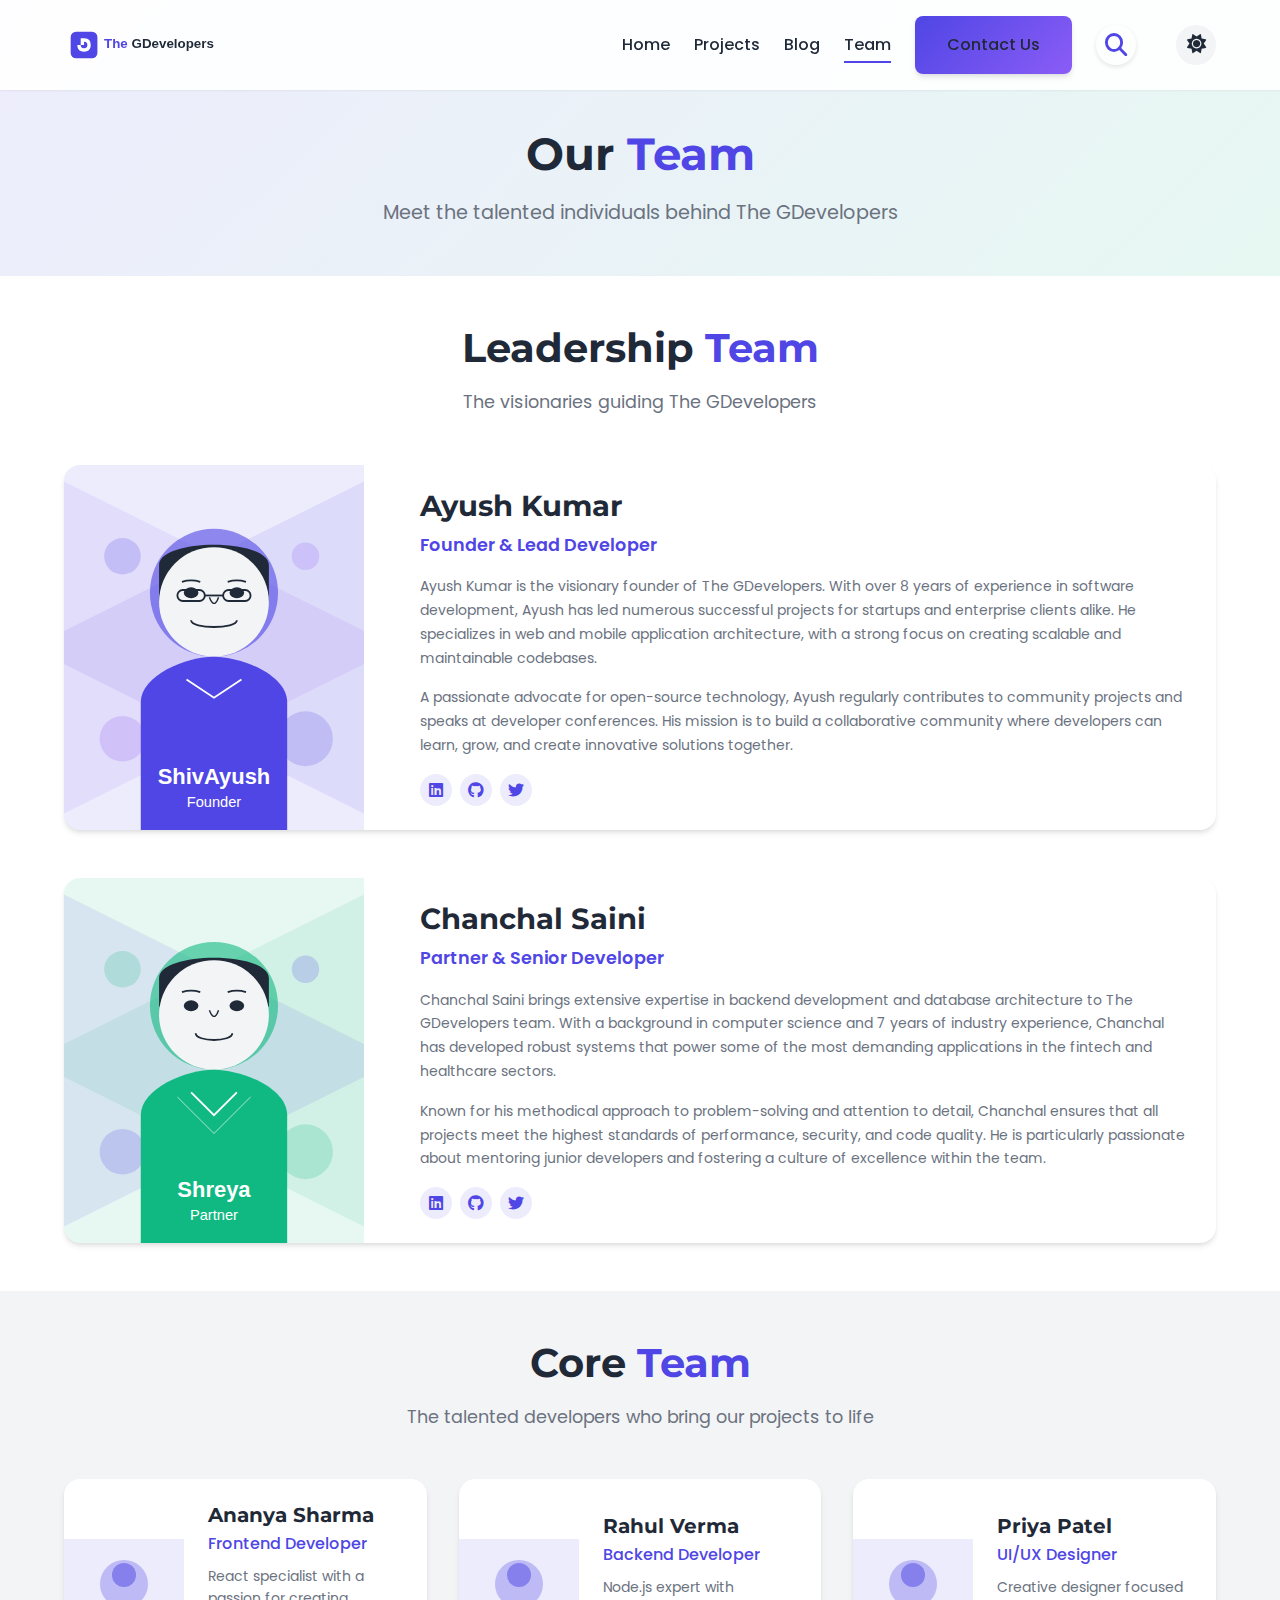
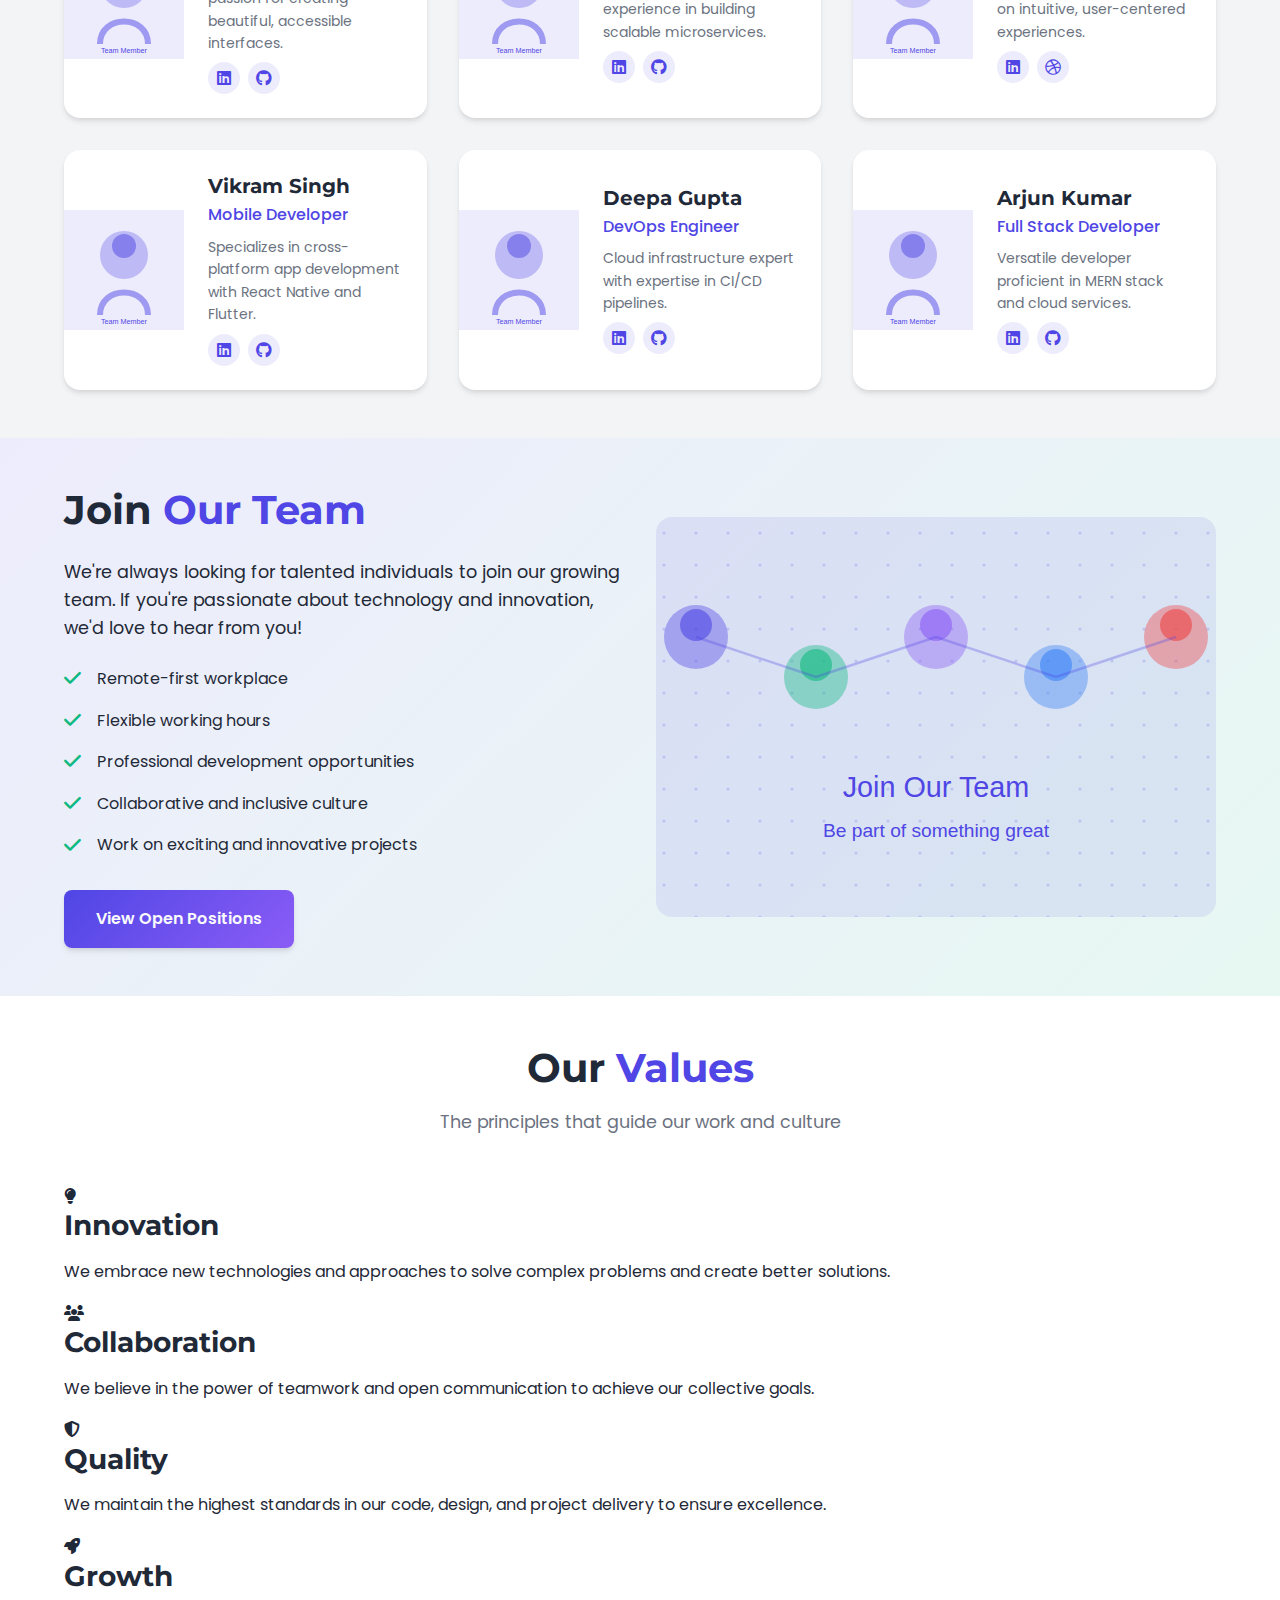
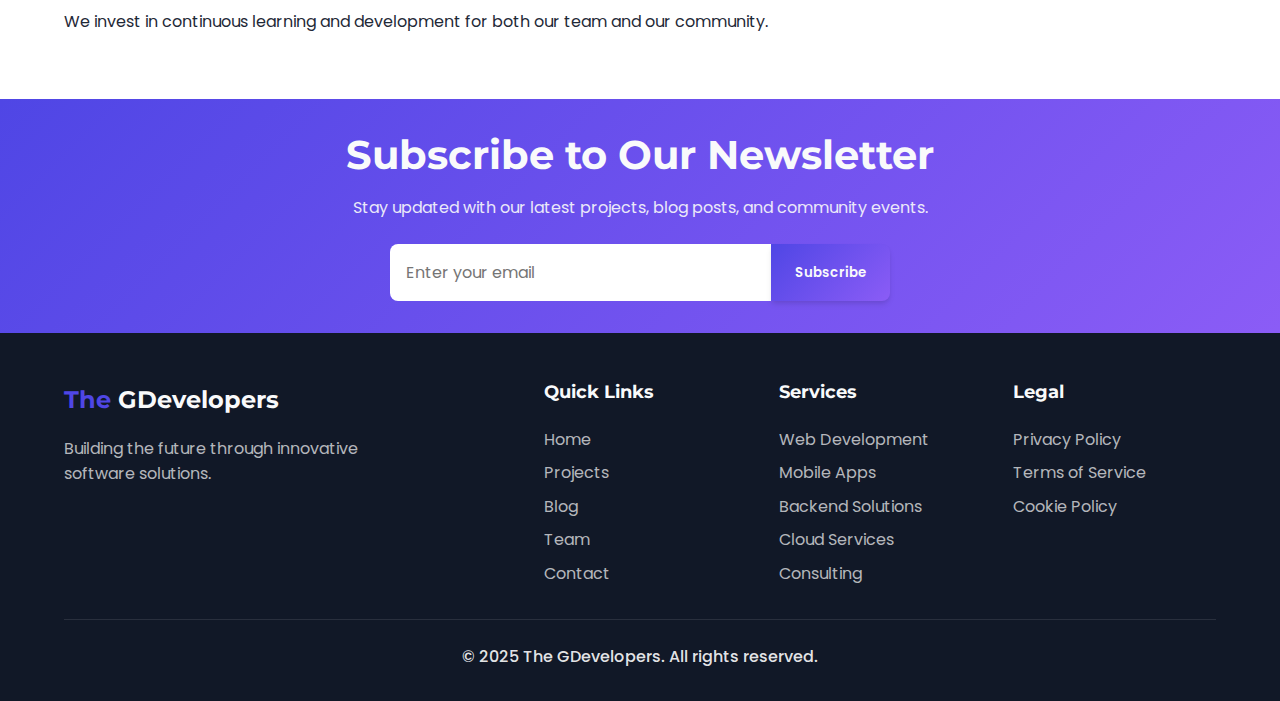
<file: team/index.html>
<!DOCTYPE html>
<html lang="en">
<head>
    <meta charset="UTF-8">
    <meta name="viewport" content="width=device-width, initial-scale=1.0">
    <title>The GDevelopers - Our Team</title>
    <meta name="description" content="Meet the talented team behind The GDevelopers">
    <link rel="stylesheet" href="../assets/css/style.css">
    <!-- Favicon -->
    <link rel="icon" href="../assets/images/favicon.svg" type="image/svg+xml">
    <link rel="apple-touch-icon" href="../assets/images/favicon.svg">
    <!-- Font Awesome for icons -->
    <link rel="stylesheet" href="https://cdnjs.cloudflare.com/ajax/libs/font-awesome/6.4.0/css/all.min.css">
    <!-- Google Fonts -->
    <link rel="preconnect" href="https://fonts.googleapis.com">
    <link rel="preconnect" href="https://fonts.gstatic.com" crossorigin>
    <link href="https://fonts.googleapis.com/css2?family=Poppins:wght@300;400;500;600;700&family=Montserrat:wght@400;500;600;700&display=swap" rel="stylesheet">
</head>
<body>
    <!-- Header Section -->
    <header class="header">
        <div class="container">
            <nav class="navbar">
                <div class="logo">
                    <a href="../index.html">
                        <img src="../assets/images/logo.svg" alt="The GDevelopers Logo" class="logo-image">
                    </a>
                </div>
                <div class="menu-toggle" id="mobile-menu">
                    <span class="bar"></span>
                    <span class="bar"></span>
                    <span class="bar"></span>
                </div>
                <ul class="nav-menu">
                    <li><a href="../index.html">Home</a></li>
                    <li><a href="../projects/index.html">Projects</a></li>
                    <li><a href="../blog/index.html">Blog</a></li>
                    <li><a href="../team/index.html" class="active">Team</a></li>
                    <li><a href="../index.html#contact" class="btn-primary">Contact Us</a></li>
                    <li>
                        <button id="search-toggle" class="search-toggle" aria-label="Search website">
                            <i class="fas fa-search"></i>
                        </button>
                    </li>
                    <li>
                        <button id="theme-toggle" class="theme-toggle" aria-label="Toggle dark mode">
                            <i class="fas fa-sun"></i>
                        </button>
                    </li>
                </ul>
            </nav>
        </div>
    </header>

    <!-- Page Header -->
    <section class="page-header">
        <div class="container">
            <h1>Our <span class="highlight">Team</span></h1>
            <p>Meet the talented individuals behind The GDevelopers</p>
        </div>
    </section>

    <!-- Leadership Team -->
    <section class="leadership-team">
        <div class="container">
            <div class="section-header">
                <h2>Leadership <span class="highlight">Team</span></h2>
                <p>The visionaries guiding The GDevelopers</p>
            </div>
            <div class="team-leadership-grid">
                <div class="team-member-large">
                    <div class="member-image-large">
                        <img src="../assets/images/ayush.svg" alt="Ayush Kumar">
                    </div>
                    <div class="member-info-large">
                        <h3>Ayush Kumar</h3>
                        <p class="position">Founder & Lead Developer</p>
                        <p class="bio">Ayush Kumar is the visionary founder of The GDevelopers. With over 8 years of experience in software development, Ayush has led numerous successful projects for startups and enterprise clients alike. He specializes in web and mobile application architecture, with a strong focus on creating scalable and maintainable codebases.</p>
                        <p class="bio">A passionate advocate for open-source technology, Ayush regularly contributes to community projects and speaks at developer conferences. His mission is to build a collaborative community where developers can learn, grow, and create innovative solutions together.</p>
                        <div class="social-links">
                            <a href="#" target="_blank"><i class="fab fa-linkedin"></i></a>
                            <a href="#" target="_blank"><i class="fab fa-github"></i></a>
                            <a href="#" target="_blank"><i class="fab fa-twitter"></i></a>
                        </div>
                    </div>
                </div>
                <div class="team-member-large">
                    <div class="member-image-large">
                        <img src="../assets/images/chanchal.svg" alt="Chanchal Saini">
                    </div>
                    <div class="member-info-large">
                        <h3>Chanchal Saini</h3>
                        <p class="position">Partner & Senior Developer</p>
                        <p class="bio">Chanchal Saini brings extensive expertise in backend development and database architecture to The GDevelopers team. With a background in computer science and 7 years of industry experience, Chanchal has developed robust systems that power some of the most demanding applications in the fintech and healthcare sectors.</p>
                        <p class="bio">Known for his methodical approach to problem-solving and attention to detail, Chanchal ensures that all projects meet the highest standards of performance, security, and code quality. He is particularly passionate about mentoring junior developers and fostering a culture of excellence within the team.</p>
                        <div class="social-links">
                            <a href="#" target="_blank"><i class="fab fa-linkedin"></i></a>
                            <a href="#" target="_blank"><i class="fab fa-github"></i></a>
                            <a href="#" target="_blank"><i class="fab fa-twitter"></i></a>
                        </div>
                    </div>
                </div>
            </div>
        </div>
    </section>

    <!-- Core Team -->
    <section class="core-team">
        <div class="container">
            <div class="section-header">
                <h2>Core <span class="highlight">Team</span></h2>
                <p>The talented developers who bring our projects to life</p>
            </div>
            <div class="team-grid-extended">
                <div class="team-member">
                    <div class="member-image">
                        <img src="../assets/images/team-placeholder.svg" alt="Team Member 1">
                    </div>
                    <div class="member-info">
                        <h3>Ananya Sharma</h3>
                        <p class="position">Frontend Developer</p>
                        <p class="bio">React specialist with a passion for creating beautiful, accessible interfaces.</p>
                        <div class="social-links">
                            <a href="#" target="_blank"><i class="fab fa-linkedin"></i></a>
                            <a href="#" target="_blank"><i class="fab fa-github"></i></a>
                        </div>
                    </div>
                </div>
                <div class="team-member">
                    <div class="member-image">
                        <img src="../assets/images/team-placeholder.svg" alt="Team Member 2">
                    </div>
                    <div class="member-info">
                        <h3>Rahul Verma</h3>
                        <p class="position">Backend Developer</p>
                        <p class="bio">Node.js expert with experience in building scalable microservices.</p>
                        <div class="social-links">
                            <a href="#" target="_blank"><i class="fab fa-linkedin"></i></a>
                            <a href="#" target="_blank"><i class="fab fa-github"></i></a>
                        </div>
                    </div>
                </div>
                <div class="team-member">
                    <div class="member-image">
                        <img src="../assets/images/team-placeholder.svg" alt="Team Member 3">
                    </div>
                    <div class="member-info">
                        <h3>Priya Patel</h3>
                        <p class="position">UI/UX Designer</p>
                        <p class="bio">Creative designer focused on intuitive, user-centered experiences.</p>
                        <div class="social-links">
                            <a href="#" target="_blank"><i class="fab fa-linkedin"></i></a>
                            <a href="#" target="_blank"><i class="fab fa-dribbble"></i></a>
                        </div>
                    </div>
                </div>
                <div class="team-member">
                    <div class="member-image">
                        <img src="../assets/images/team-placeholder.svg" alt="Team Member 4">
                    </div>
                    <div class="member-info">
                        <h3>Vikram Singh</h3>
                        <p class="position">Mobile Developer</p>
                        <p class="bio">Specializes in cross-platform app development with React Native and Flutter.</p>
                        <div class="social-links">
                            <a href="#" target="_blank"><i class="fab fa-linkedin"></i></a>
                            <a href="#" target="_blank"><i class="fab fa-github"></i></a>
                        </div>
                    </div>
                </div>
                <div class="team-member">
                    <div class="member-image">
                        <img src="../assets/images/team-placeholder.svg" alt="Team Member 5">
                    </div>
                    <div class="member-info">
                        <h3>Deepa Gupta</h3>
                        <p class="position">DevOps Engineer</p>
                        <p class="bio">Cloud infrastructure expert with expertise in CI/CD pipelines.</p>
                        <div class="social-links">
                            <a href="#" target="_blank"><i class="fab fa-linkedin"></i></a>
                            <a href="#" target="_blank"><i class="fab fa-github"></i></a>
                        </div>
                    </div>
                </div>
                <div class="team-member">
                    <div class="member-image">
                        <img src="../assets/images/team-placeholder.svg" alt="Team Member 6">
                    </div>
                    <div class="member-info">
                        <h3>Arjun Kumar</h3>
                        <p class="position">Full Stack Developer</p>
                        <p class="bio">Versatile developer proficient in MERN stack and cloud services.</p>
                        <div class="social-links">
                            <a href="#" target="_blank"><i class="fab fa-linkedin"></i></a>
                            <a href="#" target="_blank"><i class="fab fa-github"></i></a>
                        </div>
                    </div>
                </div>
            </div>
        </div>
    </section>

    <!-- Join Our Team -->
    <section class="join-team">
        <div class="container">
            <div class="join-team-content">
                <div class="join-team-text">
                    <h2>Join <span class="highlight">Our Team</span></h2>
                    <p>We're always looking for talented individuals to join our growing team. If you're passionate about technology and innovation, we'd love to hear from you!</p>
                    <ul class="benefits-list">
                        <li><i class="fas fa-check"></i> Remote-first workplace</li>
                        <li><i class="fas fa-check"></i> Flexible working hours</li>
                        <li><i class="fas fa-check"></i> Professional development opportunities</li>
                        <li><i class="fas fa-check"></i> Collaborative and inclusive culture</li>
                        <li><i class="fas fa-check"></i> Work on exciting and innovative projects</li>
                    </ul>
                    <a href="#" class="btn-primary">View Open Positions</a>
                </div>
                <div class="join-team-image">
                    <img src="../assets/images/join-team.svg" alt="Join our team">
                </div>
            </div>
        </div>
    </section>

    <!-- Company Values -->
    <section class="company-values">
        <div class="container">
            <div class="section-header">
                <h2>Our <span class="highlight">Values</span></h2>
                <p>The principles that guide our work and culture</p>
            </div>
            <div class="values-grid">
                <div class="value-card">
                    <div class="value-icon">
                        <i class="fas fa-lightbulb"></i>
                    </div>
                    <h3>Innovation</h3>
                    <p>We embrace new technologies and approaches to solve complex problems and create better solutions.</p>
                </div>
                <div class="value-card">
                    <div class="value-icon">
                        <i class="fas fa-users"></i>
                    </div>
                    <h3>Collaboration</h3>
                    <p>We believe in the power of teamwork and open communication to achieve our collective goals.</p>
                </div>
                <div class="value-card">
                    <div class="value-icon">
                        <i class="fas fa-shield-alt"></i>
                    </div>
                    <h3>Quality</h3>
                    <p>We maintain the highest standards in our code, design, and project delivery to ensure excellence.</p>
                </div>
                <div class="value-card">
                    <div class="value-icon">
                        <i class="fas fa-rocket"></i>
                    </div>
                    <h3>Growth</h3>
                    <p>We invest in continuous learning and development for both our team and our community.</p>
                </div>
            </div>
        </div>
    </section>

    <!-- Newsletter -->
    <section class="newsletter">
        <div class="container">
            <div class="newsletter-content">
                <h2>Subscribe to Our Newsletter</h2>
                <p>Stay updated with our latest projects, blog posts, and community events.</p>
                <form class="newsletter-form">
                    <input type="email" placeholder="Enter your email" required>
                    <button type="submit" class="btn-primary">Subscribe</button>
                </form>
            </div>
        </div>
    </section>

    <!-- Footer -->
    <footer class="footer">
        <div class="container">
            <div class="footer-content">
                <div class="footer-logo">
                    <a href="../index.html">
                        <span class="highlight">The</span> GDevelopers
                    </a>
                    <p>Building the future through innovative software solutions.</p>
                </div>
                <div class="footer-links">
                    <div class="footer-links-column">
                        <h3>Quick Links</h3>
                        <ul>
                            <li><a href="../index.html">Home</a></li>
                            <li><a href="../projects/index.html">Projects</a></li>
                            <li><a href="../blog/index.html">Blog</a></li>
                            <li><a href="../team/index.html">Team</a></li>
                            <li><a href="../index.html#contact">Contact</a></li>
                        </ul>
                    </div>
                    <div class="footer-links-column">
                        <h3>Services</h3>
                        <ul>
                            <li><a href="#">Web Development</a></li>
                            <li><a href="#">Mobile Apps</a></li>
                            <li><a href="#">Backend Solutions</a></li>
                            <li><a href="#">Cloud Services</a></li>
                            <li><a href="#">Consulting</a></li>
                        </ul>
                    </div>
                    <div class="footer-links-column">
                        <h3>Legal</h3>
                        <ul>
                            <li><a href="../privacy-policy.html">Privacy Policy</a></li>
                            <li><a href="../terms-of-service.html">Terms of Service</a></li>
                            <li><a href="../cookie-policy.html">Cookie Policy</a></li>
                        </ul>
                    </div>
                </div>
            </div>
            <div class="footer-bottom">
                <p>&copy; 2025 The GDevelopers. All rights reserved.</p>
            </div>
        </div>
    </footer>

    <!-- Back to top button -->
    <button id="back-to-top" aria-label="Back to top">
        <i class="fas fa-arrow-up"></i>
    </button>
    
    <!-- Search Overlay -->
    <div id="search-overlay" class="search-overlay">
        <div class="search-container">
            <button id="search-close" class="search-close">
                <i class="fas fa-times"></i>
            </button>
            <h2>Search The GDevelopers</h2>
            <form id="search-form" class="search-form">
                <input type="text" id="search-input" class="search-input" placeholder="Type to search..." autocomplete="off">
                <button type="submit" class="search-submit">
                    <i class="fas fa-search"></i>
                </button>
            </form>
            <div id="search-results" class="search-results"></div>
        </div>
    </div>

    <!-- JavaScript -->
    <script src="../assets/js/main.js"></script>
    <script src="search.js"></script>
    <script src="../assets/js/newsletter.js"></script>
</body>
</html>
</file>
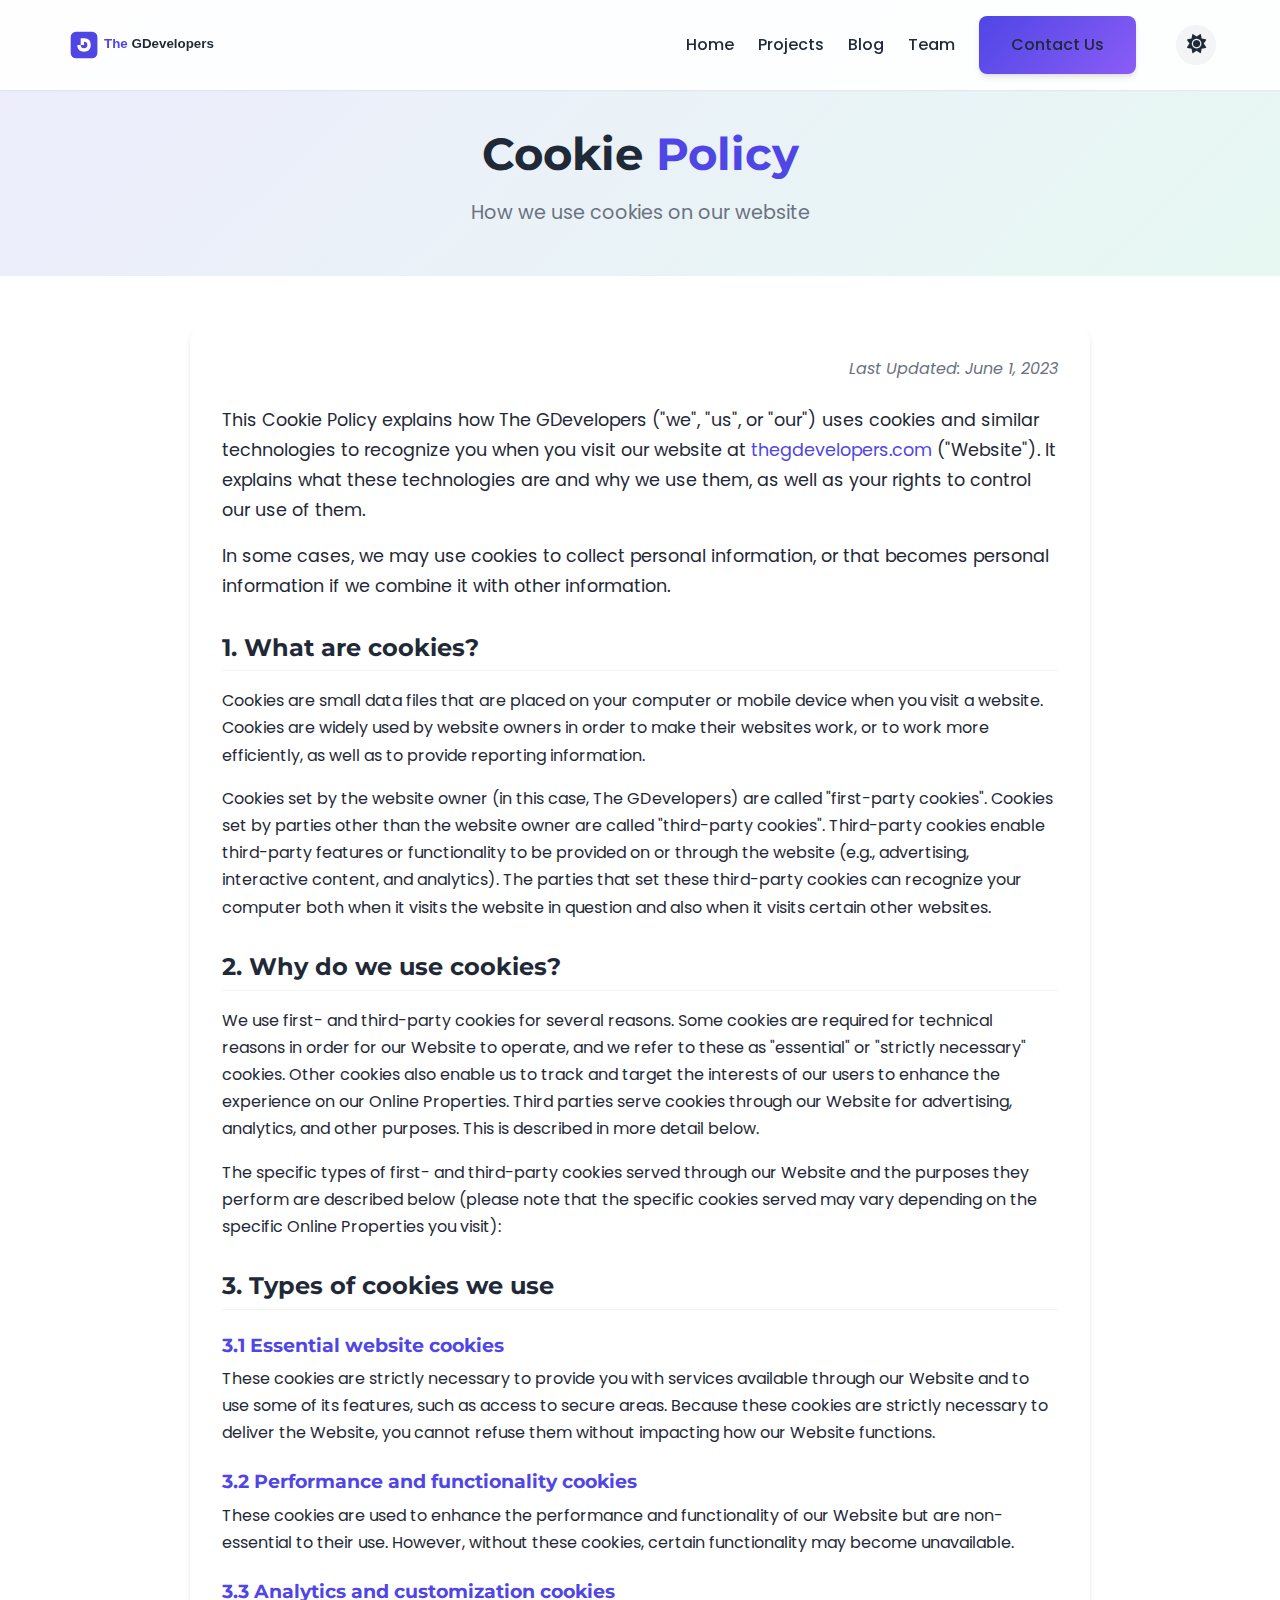
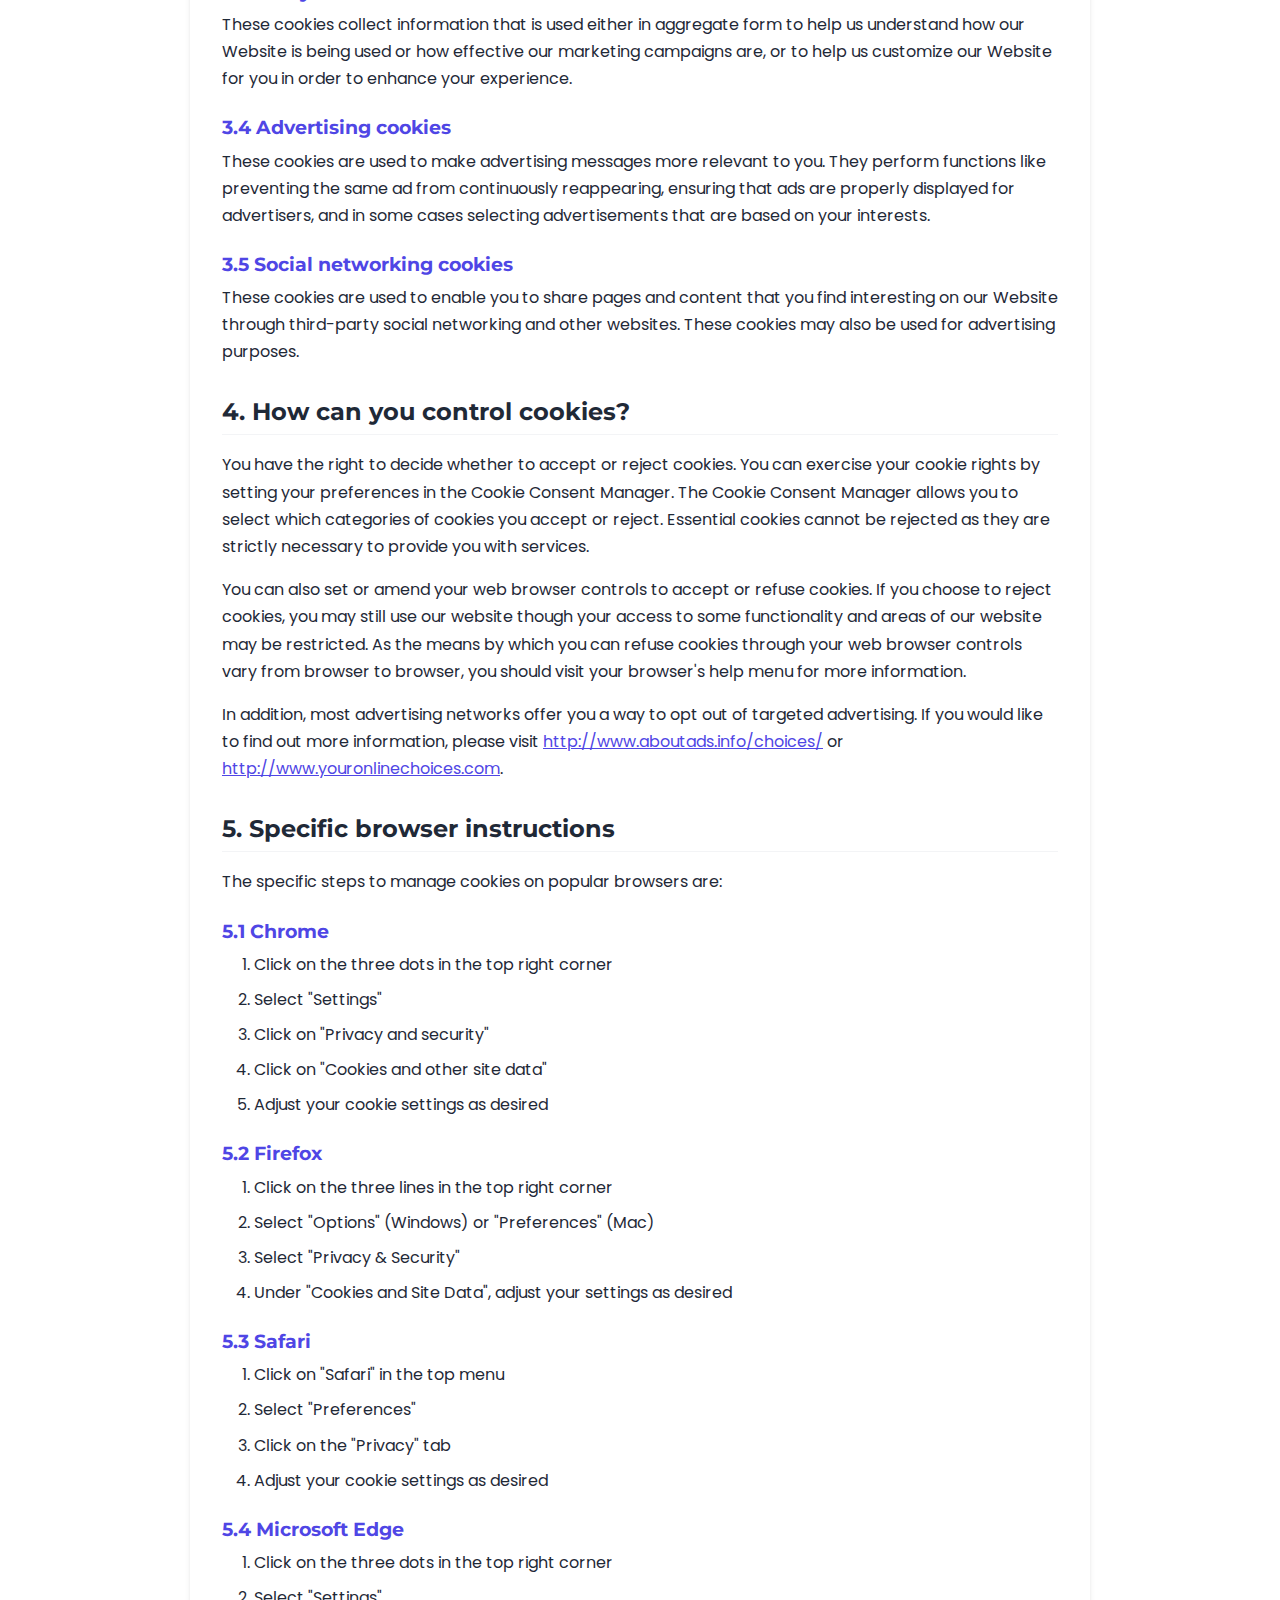
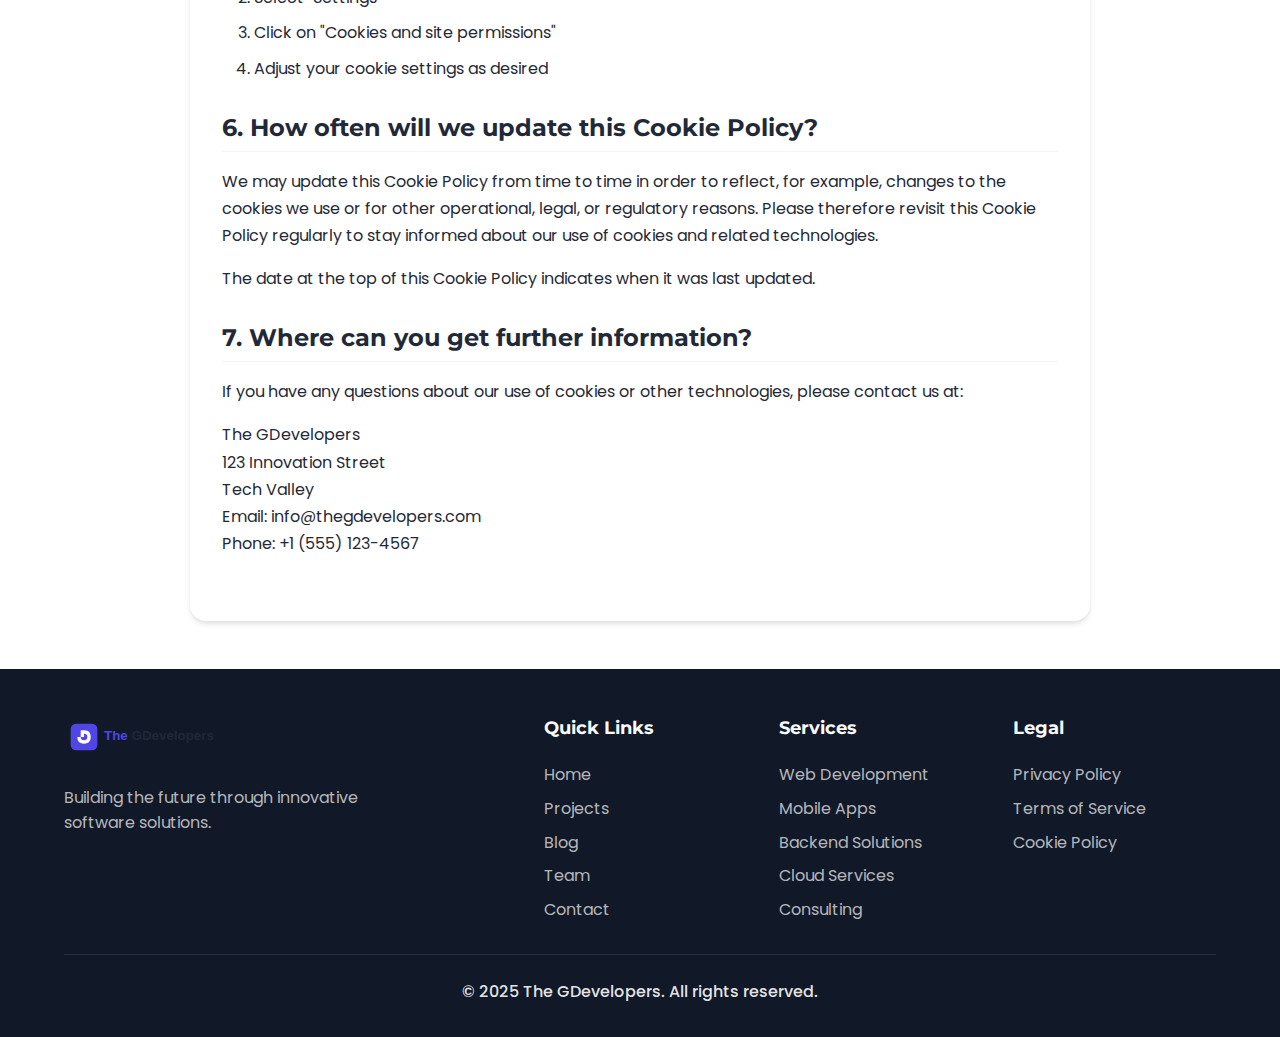
<file: cookie-policy.html>
<!DOCTYPE html>
<html lang="en">
<head>
    <meta charset="UTF-8">
    <meta name="viewport" content="width=device-width, initial-scale=1.0">
    <title>Cookie Policy - The GDevelopers</title>
    <meta name="description" content="Cookie Policy for The GDevelopers website">
    <link rel="stylesheet" href="assets/css/style.css">
    <!-- Favicon -->
    <link rel="icon" href="assets/images/favicon.svg" type="image/svg+xml">
    <link rel="apple-touch-icon" href="assets/images/favicon.svg">
    <!-- Font Awesome for icons -->
    <link rel="stylesheet" href="https://cdnjs.cloudflare.com/ajax/libs/font-awesome/6.4.0/css/all.min.css">
    <!-- Google Fonts -->
    <link rel="preconnect" href="https://fonts.googleapis.com">
    <link rel="preconnect" href="https://fonts.gstatic.com" crossorigin>
    <link href="https://fonts.googleapis.com/css2?family=Poppins:wght@300;400;500;600;700&family=Montserrat:wght@400;500;600;700&display=swap" rel="stylesheet">
</head>
<body>
    <!-- Header Section -->
    <header class="header">
        <div class="container">
            <nav class="navbar">
                <div class="logo">
                    <a href="index.html">
                        <img src="assets/images/logo.svg" alt="The GDevelopers Logo" class="logo-image">
                    </a>
                </div>
                <div class="menu-toggle" id="mobile-menu">
                    <span class="bar"></span>
                    <span class="bar"></span>
                    <span class="bar"></span>
                </div>
                <ul class="nav-menu">
                    <li><a href="index.html">Home</a></li>
                    <li><a href="projects/index.html">Projects</a></li>
                    <li><a href="blog/index.html">Blog</a></li>
                    <li><a href="team/index.html">Team</a></li>
                    <li><a href="index.html#contact" class="btn-primary">Contact Us</a></li>
                    <li>
                        <button id="theme-toggle" class="theme-toggle" aria-label="Toggle dark mode">
                            <i class="fas fa-sun"></i>
                        </button>
                    </li>
                </ul>
            </nav>
        </div>
    </header>

    <!-- Page Header -->
    <section class="page-header">
        <div class="container">
            <h1>Cookie <span class="highlight">Policy</span></h1>
            <p>How we use cookies on our website</p>
        </div>
    </section>

    <!-- Cookie Policy Content -->
    <section class="legal-content">
        <div class="container">
            <div class="legal-document">
                <div class="last-updated">
                    <p>Last Updated: June 1, 2023</p>
                </div>
                
                <div class="section-intro">
                    <p>This Cookie Policy explains how The GDevelopers ("we", "us", or "our") uses cookies and similar technologies to recognize you when you visit our website at <a href="index.html">thegdevelopers.com</a> ("Website"). It explains what these technologies are and why we use them, as well as your rights to control our use of them.</p>
                    <p>In some cases, we may use cookies to collect personal information, or that becomes personal information if we combine it with other information.</p>
                </div>
                
                <div class="policy-section">
                    <h2>1. What are cookies?</h2>
                    <p>Cookies are small data files that are placed on your computer or mobile device when you visit a website. Cookies are widely used by website owners in order to make their websites work, or to work more efficiently, as well as to provide reporting information.</p>
                    <p>Cookies set by the website owner (in this case, The GDevelopers) are called "first-party cookies". Cookies set by parties other than the website owner are called "third-party cookies". Third-party cookies enable third-party features or functionality to be provided on or through the website (e.g., advertising, interactive content, and analytics). The parties that set these third-party cookies can recognize your computer both when it visits the website in question and also when it visits certain other websites.</p>
                </div>
                
                <div class="policy-section">
                    <h2>2. Why do we use cookies?</h2>
                    <p>We use first- and third-party cookies for several reasons. Some cookies are required for technical reasons in order for our Website to operate, and we refer to these as "essential" or "strictly necessary" cookies. Other cookies also enable us to track and target the interests of our users to enhance the experience on our Online Properties. Third parties serve cookies through our Website for advertising, analytics, and other purposes. This is described in more detail below.</p>
                    <p>The specific types of first- and third-party cookies served through our Website and the purposes they perform are described below (please note that the specific cookies served may vary depending on the specific Online Properties you visit):</p>
                </div>
                
                <div class="policy-section">
                    <h2>3. Types of cookies we use</h2>
                    <h3>3.1 Essential website cookies</h3>
                    <p>These cookies are strictly necessary to provide you with services available through our Website and to use some of its features, such as access to secure areas. Because these cookies are strictly necessary to deliver the Website, you cannot refuse them without impacting how our Website functions.</p>
                    
                    <h3>3.2 Performance and functionality cookies</h3>
                    <p>These cookies are used to enhance the performance and functionality of our Website but are non-essential to their use. However, without these cookies, certain functionality may become unavailable.</p>
                    
                    <h3>3.3 Analytics and customization cookies</h3>
                    <p>These cookies collect information that is used either in aggregate form to help us understand how our Website is being used or how effective our marketing campaigns are, or to help us customize our Website for you in order to enhance your experience.</p>
                    
                    <h3>3.4 Advertising cookies</h3>
                    <p>These cookies are used to make advertising messages more relevant to you. They perform functions like preventing the same ad from continuously reappearing, ensuring that ads are properly displayed for advertisers, and in some cases selecting advertisements that are based on your interests.</p>
                    
                    <h3>3.5 Social networking cookies</h3>
                    <p>These cookies are used to enable you to share pages and content that you find interesting on our Website through third-party social networking and other websites. These cookies may also be used for advertising purposes.</p>
                </div>
                
                <div class="policy-section">
                    <h2>4. How can you control cookies?</h2>
                    <p>You have the right to decide whether to accept or reject cookies. You can exercise your cookie rights by setting your preferences in the Cookie Consent Manager. The Cookie Consent Manager allows you to select which categories of cookies you accept or reject. Essential cookies cannot be rejected as they are strictly necessary to provide you with services.</p>
                    <p>You can also set or amend your web browser controls to accept or refuse cookies. If you choose to reject cookies, you may still use our website though your access to some functionality and areas of our website may be restricted. As the means by which you can refuse cookies through your web browser controls vary from browser to browser, you should visit your browser's help menu for more information.</p>
                    <p>In addition, most advertising networks offer you a way to opt out of targeted advertising. If you would like to find out more information, please visit <a href="http://www.aboutads.info/choices/" target="_blank">http://www.aboutads.info/choices/</a> or <a href="http://www.youronlinechoices.com" target="_blank">http://www.youronlinechoices.com</a>.</p>
                </div>
                
                <div class="policy-section">
                    <h2>5. Specific browser instructions</h2>
                    <p>The specific steps to manage cookies on popular browsers are:</p>
                    
                    <h3>5.1 Chrome</h3>
                    <ol>
                        <li>Click on the three dots in the top right corner</li>
                        <li>Select "Settings"</li>
                        <li>Click on "Privacy and security"</li>
                        <li>Click on "Cookies and other site data"</li>
                        <li>Adjust your cookie settings as desired</li>
                    </ol>
                    
                    <h3>5.2 Firefox</h3>
                    <ol>
                        <li>Click on the three lines in the top right corner</li>
                        <li>Select "Options" (Windows) or "Preferences" (Mac)</li>
                        <li>Select "Privacy & Security"</li>
                        <li>Under "Cookies and Site Data", adjust your settings as desired</li>
                    </ol>
                    
                    <h3>5.3 Safari</h3>
                    <ol>
                        <li>Click on "Safari" in the top menu</li>
                        <li>Select "Preferences"</li>
                        <li>Click on the "Privacy" tab</li>
                        <li>Adjust your cookie settings as desired</li>
                    </ol>
                    
                    <h3>5.4 Microsoft Edge</h3>
                    <ol>
                        <li>Click on the three dots in the top right corner</li>
                        <li>Select "Settings"</li>
                        <li>Click on "Cookies and site permissions"</li>
                        <li>Adjust your cookie settings as desired</li>
                    </ol>
                </div>
                
                <div class="policy-section">
                    <h2>6. How often will we update this Cookie Policy?</h2>
                    <p>We may update this Cookie Policy from time to time in order to reflect, for example, changes to the cookies we use or for other operational, legal, or regulatory reasons. Please therefore revisit this Cookie Policy regularly to stay informed about our use of cookies and related technologies.</p>
                    <p>The date at the top of this Cookie Policy indicates when it was last updated.</p>
                </div>
                
                <div class="policy-section">
                    <h2>7. Where can you get further information?</h2>
                    <p>If you have any questions about our use of cookies or other technologies, please contact us at:</p>
                    <address>
                        The GDevelopers<br>
                        123 Innovation Street<br>
                        Tech Valley<br>
                        Email: info@thegdevelopers.com<br>
                        Phone: +1 (555) 123-4567
                    </address>
                </div>
            </div>
        </div>
    </section>

    <!-- Footer -->
    <footer class="footer">
        <div class="container">
            <div class="footer-content">
                <div class="footer-logo">
                    <a href="index.html">
                        <img src="assets/images/logo.svg" alt="The GDevelopers Logo" class="logo-image">
                    </a>
                    <p>Building the future through innovative software solutions.</p>
                </div>
                <div class="footer-links">
                    <div class="footer-links-column">
                        <h3>Quick Links</h3>
                        <ul>
                            <li><a href="index.html">Home</a></li>
                            <li><a href="projects/index.html">Projects</a></li>
                            <li><a href="blog/index.html">Blog</a></li>
                            <li><a href="team/index.html">Team</a></li>
                            <li><a href="index.html#contact">Contact</a></li>
                        </ul>
                    </div>
                    <div class="footer-links-column">
                        <h3>Services</h3>
                        <ul>
                            <li><a href="#">Web Development</a></li>
                            <li><a href="#">Mobile Apps</a></li>
                            <li><a href="#">Backend Solutions</a></li>
                            <li><a href="#">Cloud Services</a></li>
                            <li><a href="#">Consulting</a></li>
                        </ul>
                    </div>
                    <div class="footer-links-column">
                        <h3>Legal</h3>
                        <ul>
                            <li><a href="privacy-policy.html">Privacy Policy</a></li>
                            <li><a href="terms-of-service.html">Terms of Service</a></li>
                            <li><a href="cookie-policy.html" class="active">Cookie Policy</a></li>
                        </ul>
                    </div>
                </div>
            </div>
            <div class="footer-bottom">
                <p>&copy; 2025 The GDevelopers. All rights reserved.</p>
            </div>
        </div>
    </footer>

    <!-- Back to Top Button -->
    <a href="#" id="back-to-top" title="Back to Top"><i class="fas fa-arrow-up"></i></a>

    <!-- JavaScript -->
    <script src="assets/js/main.js"></script>
</body>
</html>
</file>
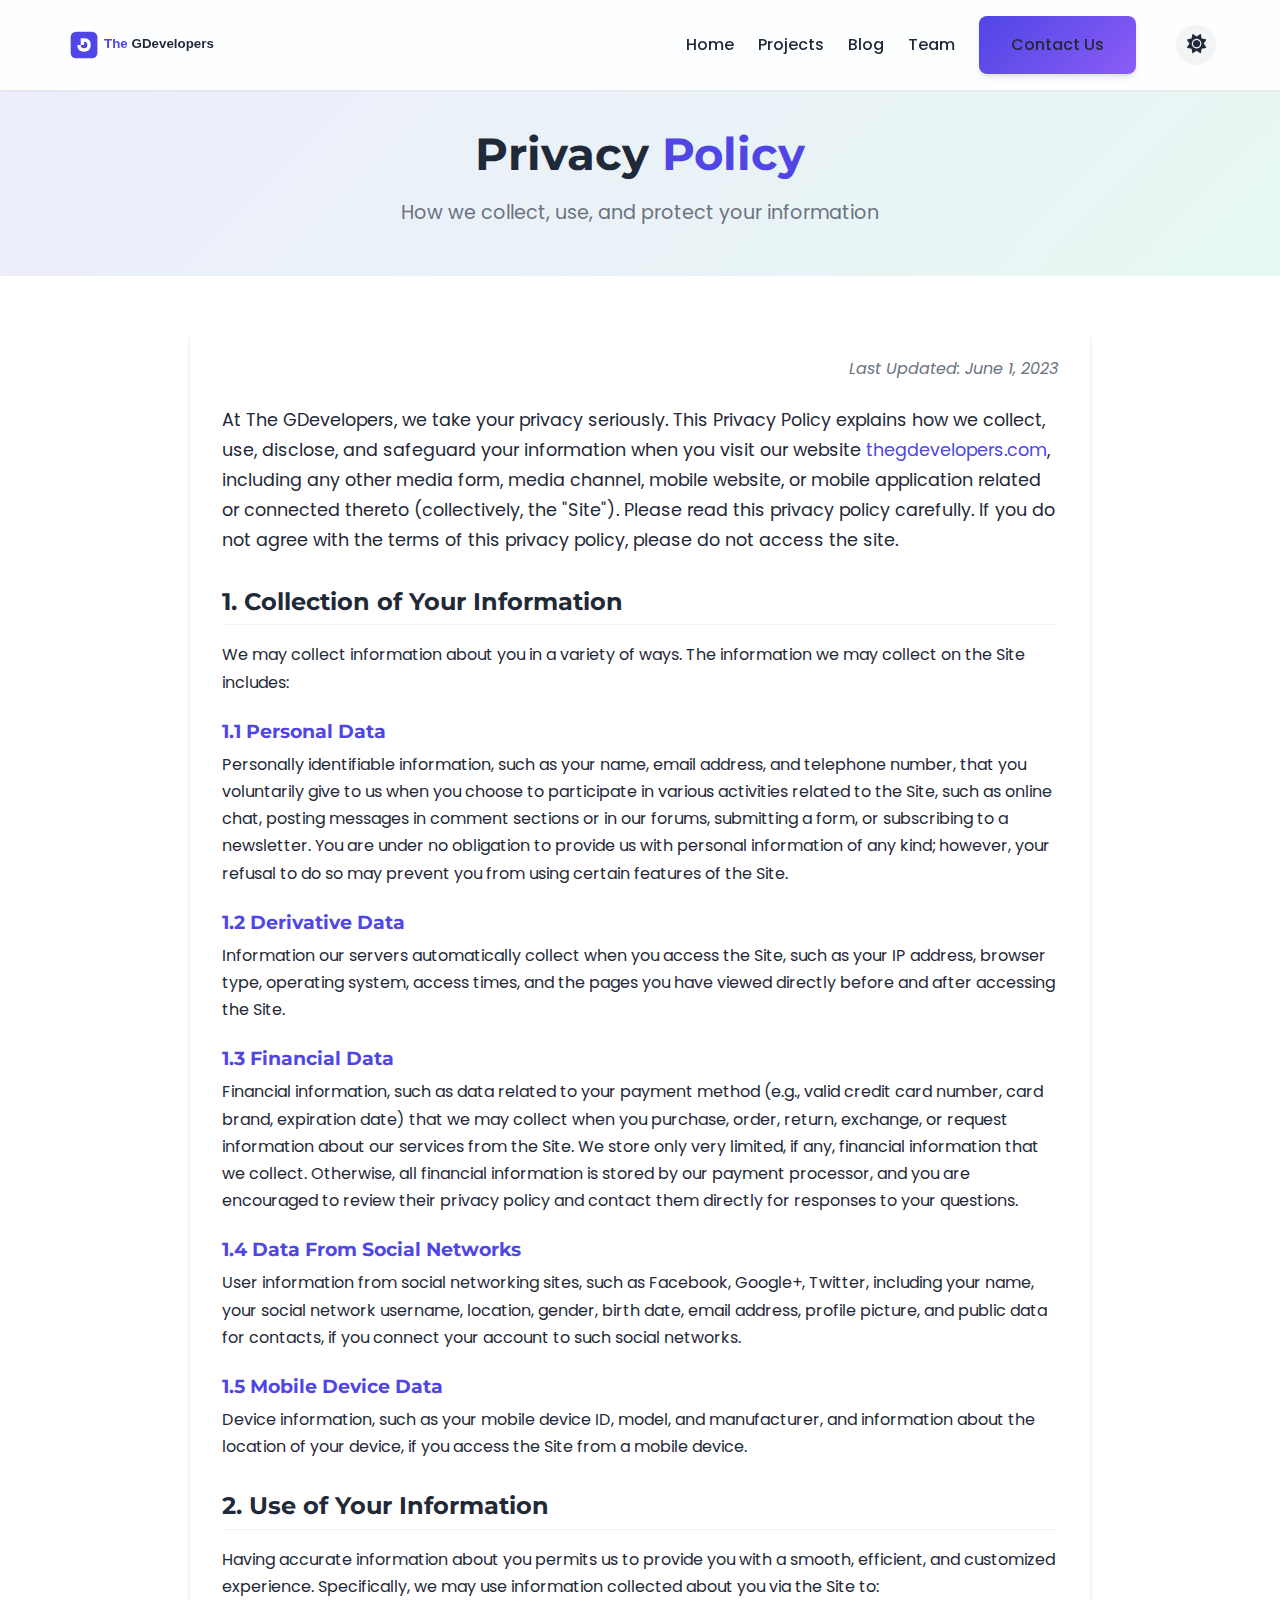
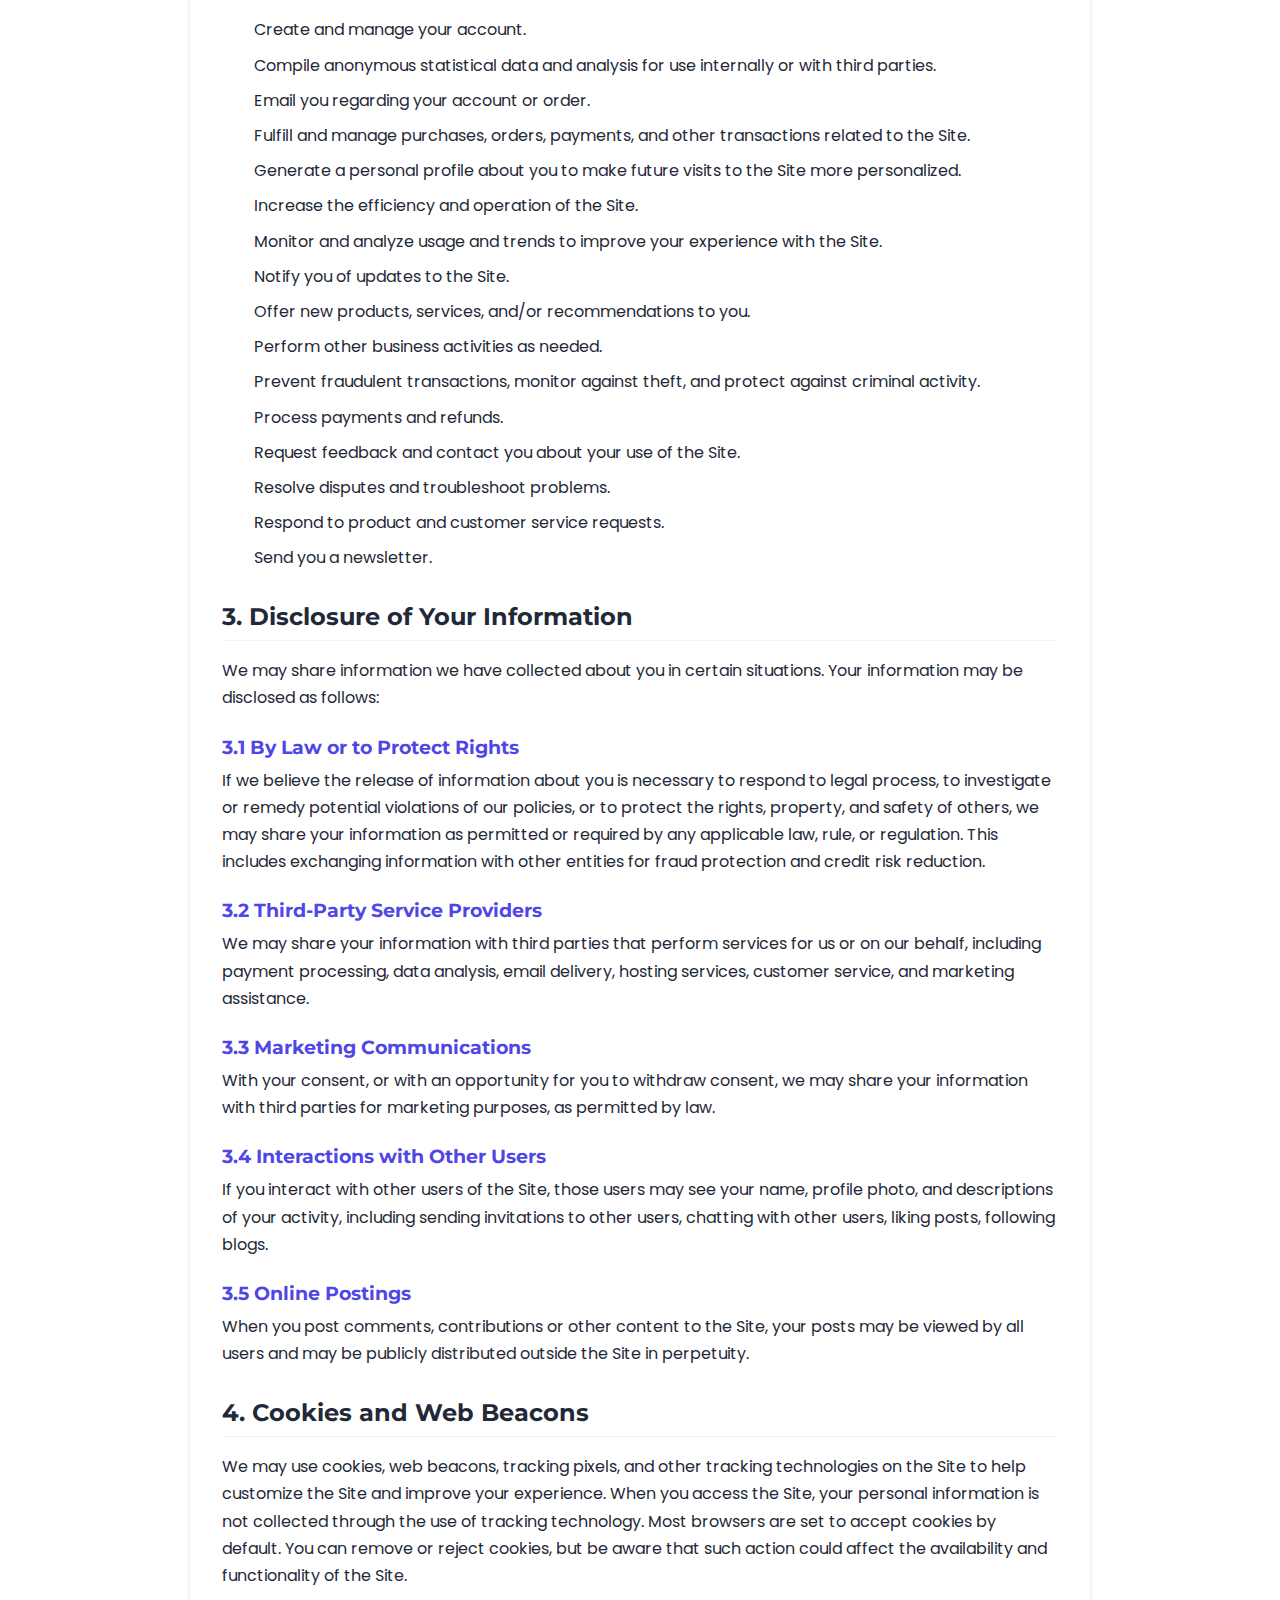
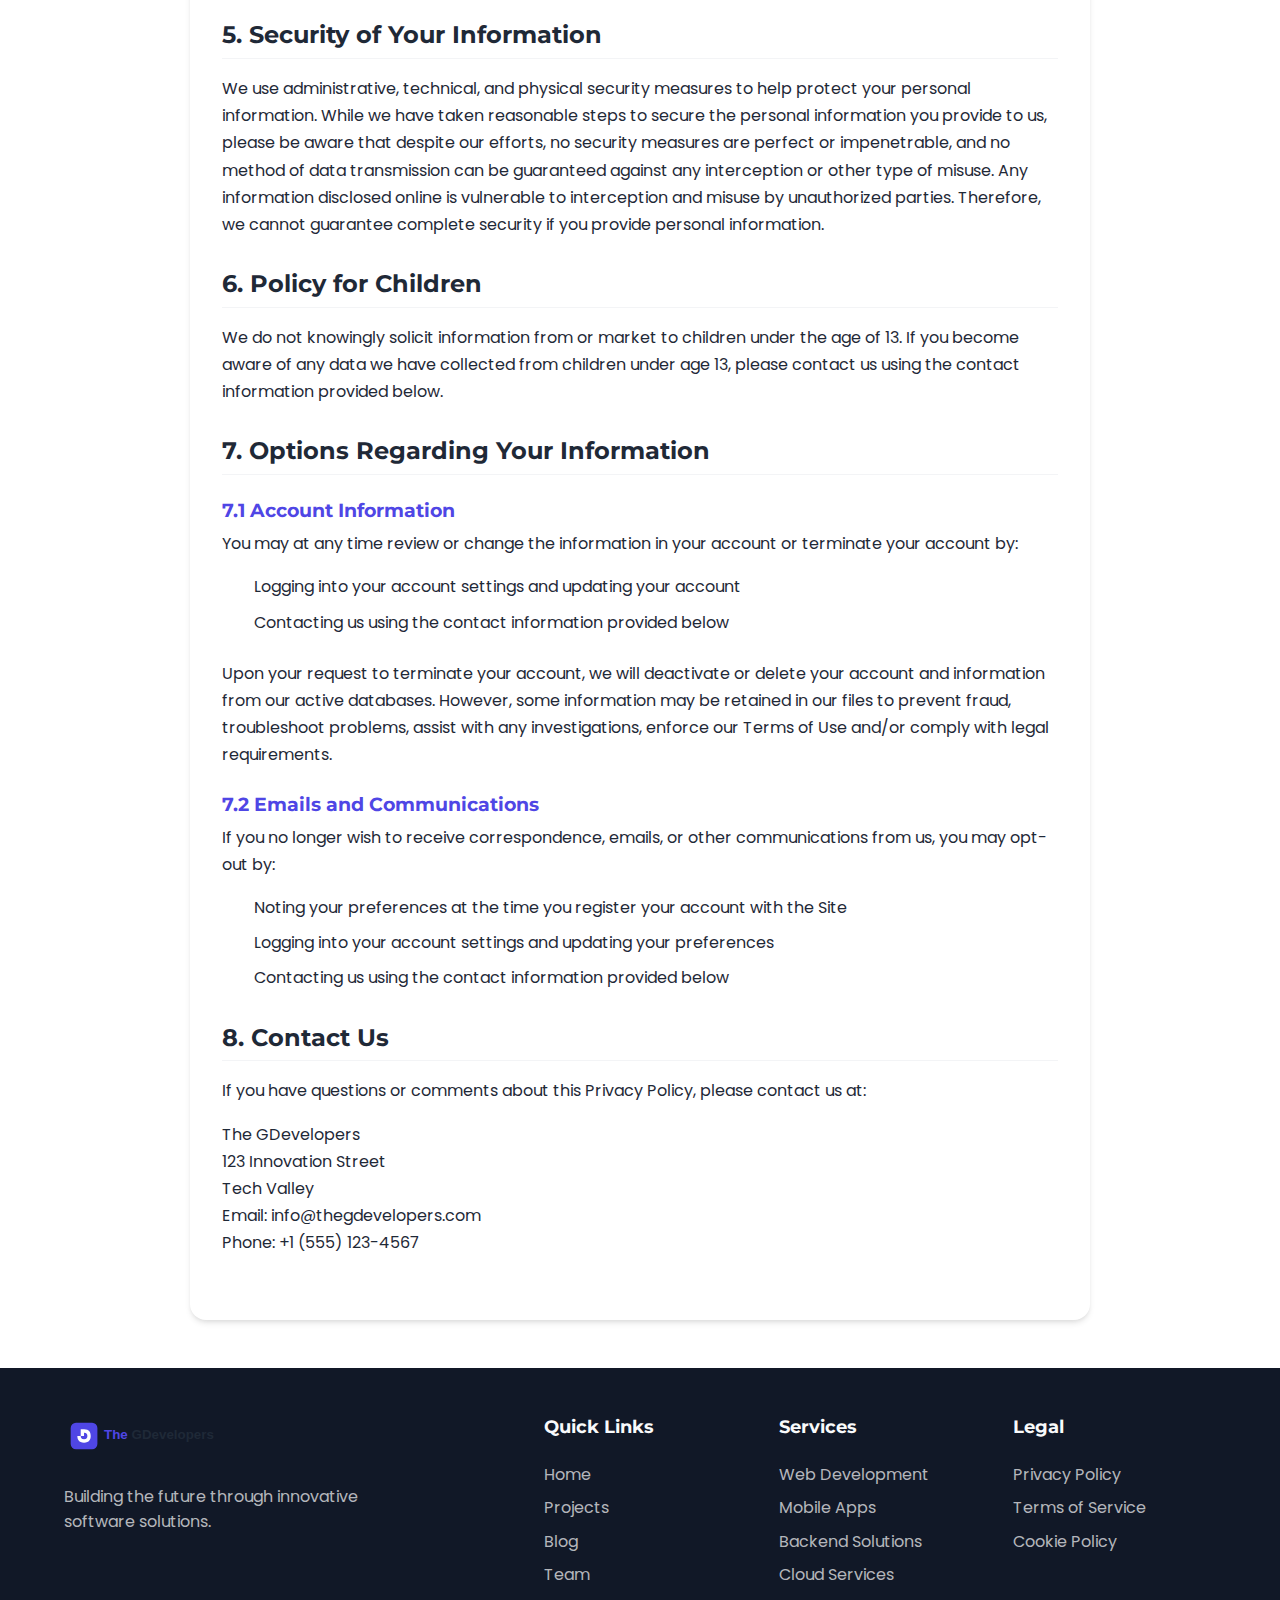
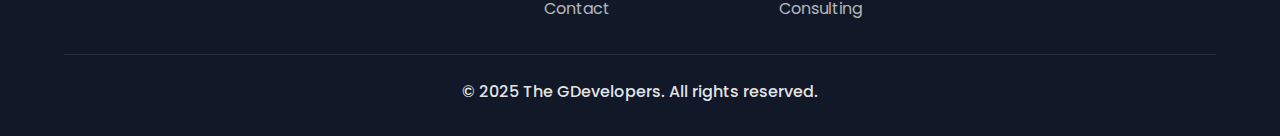
<file: privacy-policy.html>
<!DOCTYPE html>
<html lang="en">
<head>
    <meta charset="UTF-8">
    <meta name="viewport" content="width=device-width, initial-scale=1.0">
    <title>Privacy Policy - The GDevelopers</title>
    <meta name="description" content="Privacy Policy for The GDevelopers website">
    <link rel="stylesheet" href="assets/css/style.css">
    <!-- Favicon -->
    <link rel="icon" href="assets/images/favicon.svg" type="image/svg+xml">
    <link rel="apple-touch-icon" href="assets/images/favicon.svg">
    <!-- Font Awesome for icons -->
    <link rel="stylesheet" href="https://cdnjs.cloudflare.com/ajax/libs/font-awesome/6.4.0/css/all.min.css">
    <!-- Google Fonts -->
    <link rel="preconnect" href="https://fonts.googleapis.com">
    <link rel="preconnect" href="https://fonts.gstatic.com" crossorigin>
    <link href="https://fonts.googleapis.com/css2?family=Poppins:wght@300;400;500;600;700&family=Montserrat:wght@400;500;600;700&display=swap" rel="stylesheet">
</head>
<body>
    <!-- Header Section -->
    <header class="header">
        <div class="container">
            <nav class="navbar">
                <div class="logo">
                    <a href="index.html">
                        <img src="assets/images/logo.svg" alt="The GDevelopers Logo" class="logo-image">
                    </a>
                </div>
                <div class="menu-toggle" id="mobile-menu">
                    <span class="bar"></span>
                    <span class="bar"></span>
                    <span class="bar"></span>
                </div>
                <ul class="nav-menu">
                    <li><a href="index.html">Home</a></li>
                    <li><a href="projects/index.html">Projects</a></li>
                    <li><a href="blog/index.html">Blog</a></li>
                    <li><a href="team/index.html">Team</a></li>
                    <li><a href="index.html#contact" class="btn-primary">Contact Us</a></li>
                    <li>
                        <button id="theme-toggle" class="theme-toggle" aria-label="Toggle dark mode">
                            <i class="fas fa-sun"></i>
                        </button>
                    </li>
                </ul>
            </nav>
        </div>
    </header>

    <!-- Page Header -->
    <section class="page-header">
        <div class="container">
            <h1>Privacy <span class="highlight">Policy</span></h1>
            <p>How we collect, use, and protect your information</p>
        </div>
    </section>

    <!-- Privacy Policy Content -->
    <section class="legal-content">
        <div class="container">
            <div class="legal-document">
                <div class="last-updated">
                    <p>Last Updated: June 1, 2023</p>
                </div>
                
                <div class="section-intro">
                    <p>At The GDevelopers, we take your privacy seriously. This Privacy Policy explains how we collect, use, disclose, and safeguard your information when you visit our website <a href="index.html">thegdevelopers.com</a>, including any other media form, media channel, mobile website, or mobile application related or connected thereto (collectively, the "Site"). Please read this privacy policy carefully. If you do not agree with the terms of this privacy policy, please do not access the site.</p>
                </div>
                
                <div class="policy-section">
                    <h2>1. Collection of Your Information</h2>
                    <p>We may collect information about you in a variety of ways. The information we may collect on the Site includes:</p>
                    
                    <h3>1.1 Personal Data</h3>
                    <p>Personally identifiable information, such as your name, email address, and telephone number, that you voluntarily give to us when you choose to participate in various activities related to the Site, such as online chat, posting messages in comment sections or in our forums, submitting a form, or subscribing to a newsletter. You are under no obligation to provide us with personal information of any kind; however, your refusal to do so may prevent you from using certain features of the Site.</p>
                    
                    <h3>1.2 Derivative Data</h3>
                    <p>Information our servers automatically collect when you access the Site, such as your IP address, browser type, operating system, access times, and the pages you have viewed directly before and after accessing the Site.</p>
                    
                    <h3>1.3 Financial Data</h3>
                    <p>Financial information, such as data related to your payment method (e.g., valid credit card number, card brand, expiration date) that we may collect when you purchase, order, return, exchange, or request information about our services from the Site. We store only very limited, if any, financial information that we collect. Otherwise, all financial information is stored by our payment processor, and you are encouraged to review their privacy policy and contact them directly for responses to your questions.</p>
                    
                    <h3>1.4 Data From Social Networks</h3>
                    <p>User information from social networking sites, such as Facebook, Google+, Twitter, including your name, your social network username, location, gender, birth date, email address, profile picture, and public data for contacts, if you connect your account to such social networks.</p>
                    
                    <h3>1.5 Mobile Device Data</h3>
                    <p>Device information, such as your mobile device ID, model, and manufacturer, and information about the location of your device, if you access the Site from a mobile device.</p>
                </div>
                
                <div class="policy-section">
                    <h2>2. Use of Your Information</h2>
                    <p>Having accurate information about you permits us to provide you with a smooth, efficient, and customized experience. Specifically, we may use information collected about you via the Site to:</p>
                    
                    <ul>
                        <li>Create and manage your account.</li>
                        <li>Compile anonymous statistical data and analysis for use internally or with third parties.</li>
                        <li>Email you regarding your account or order.</li>
                        <li>Fulfill and manage purchases, orders, payments, and other transactions related to the Site.</li>
                        <li>Generate a personal profile about you to make future visits to the Site more personalized.</li>
                        <li>Increase the efficiency and operation of the Site.</li>
                        <li>Monitor and analyze usage and trends to improve your experience with the Site.</li>
                        <li>Notify you of updates to the Site.</li>
                        <li>Offer new products, services, and/or recommendations to you.</li>
                        <li>Perform other business activities as needed.</li>
                        <li>Prevent fraudulent transactions, monitor against theft, and protect against criminal activity.</li>
                        <li>Process payments and refunds.</li>
                        <li>Request feedback and contact you about your use of the Site.</li>
                        <li>Resolve disputes and troubleshoot problems.</li>
                        <li>Respond to product and customer service requests.</li>
                        <li>Send you a newsletter.</li>
                    </ul>
                </div>
                
                <div class="policy-section">
                    <h2>3. Disclosure of Your Information</h2>
                    <p>We may share information we have collected about you in certain situations. Your information may be disclosed as follows:</p>
                    
                    <h3>3.1 By Law or to Protect Rights</h3>
                    <p>If we believe the release of information about you is necessary to respond to legal process, to investigate or remedy potential violations of our policies, or to protect the rights, property, and safety of others, we may share your information as permitted or required by any applicable law, rule, or regulation. This includes exchanging information with other entities for fraud protection and credit risk reduction.</p>
                    
                    <h3>3.2 Third-Party Service Providers</h3>
                    <p>We may share your information with third parties that perform services for us or on our behalf, including payment processing, data analysis, email delivery, hosting services, customer service, and marketing assistance.</p>
                    
                    <h3>3.3 Marketing Communications</h3>
                    <p>With your consent, or with an opportunity for you to withdraw consent, we may share your information with third parties for marketing purposes, as permitted by law.</p>
                    
                    <h3>3.4 Interactions with Other Users</h3>
                    <p>If you interact with other users of the Site, those users may see your name, profile photo, and descriptions of your activity, including sending invitations to other users, chatting with other users, liking posts, following blogs.</p>
                    
                    <h3>3.5 Online Postings</h3>
                    <p>When you post comments, contributions or other content to the Site, your posts may be viewed by all users and may be publicly distributed outside the Site in perpetuity.</p>
                </div>
                
                <div class="policy-section">
                    <h2>4. Cookies and Web Beacons</h2>
                    <p>We may use cookies, web beacons, tracking pixels, and other tracking technologies on the Site to help customize the Site and improve your experience. When you access the Site, your personal information is not collected through the use of tracking technology. Most browsers are set to accept cookies by default. You can remove or reject cookies, but be aware that such action could affect the availability and functionality of the Site.</p>
                </div>
                
                <div class="policy-section">
                    <h2>5. Security of Your Information</h2>
                    <p>We use administrative, technical, and physical security measures to help protect your personal information. While we have taken reasonable steps to secure the personal information you provide to us, please be aware that despite our efforts, no security measures are perfect or impenetrable, and no method of data transmission can be guaranteed against any interception or other type of misuse. Any information disclosed online is vulnerable to interception and misuse by unauthorized parties. Therefore, we cannot guarantee complete security if you provide personal information.</p>
                </div>
                
                <div class="policy-section">
                    <h2>6. Policy for Children</h2>
                    <p>We do not knowingly solicit information from or market to children under the age of 13. If you become aware of any data we have collected from children under age 13, please contact us using the contact information provided below.</p>
                </div>
                
                <div class="policy-section">
                    <h2>7. Options Regarding Your Information</h2>
                    <h3>7.1 Account Information</h3>
                    <p>You may at any time review or change the information in your account or terminate your account by:</p>
                    <ul>
                        <li>Logging into your account settings and updating your account</li>
                        <li>Contacting us using the contact information provided below</li>
                    </ul>
                    <p>Upon your request to terminate your account, we will deactivate or delete your account and information from our active databases. However, some information may be retained in our files to prevent fraud, troubleshoot problems, assist with any investigations, enforce our Terms of Use and/or comply with legal requirements.</p>
                    
                    <h3>7.2 Emails and Communications</h3>
                    <p>If you no longer wish to receive correspondence, emails, or other communications from us, you may opt-out by:</p>
                    <ul>
                        <li>Noting your preferences at the time you register your account with the Site</li>
                        <li>Logging into your account settings and updating your preferences</li>
                        <li>Contacting us using the contact information provided below</li>
                    </ul>
                </div>
                
                <div class="policy-section">
                    <h2>8. Contact Us</h2>
                    <p>If you have questions or comments about this Privacy Policy, please contact us at:</p>
                    <address>
                        The GDevelopers<br>
                        123 Innovation Street<br>
                        Tech Valley<br>
                        Email: info@thegdevelopers.com<br>
                        Phone: +1 (555) 123-4567
                    </address>
                </div>
            </div>
        </div>
    </section>

    <!-- Footer -->
    <footer class="footer">
        <div class="container">
            <div class="footer-content">
                <div class="footer-logo">
                    <a href="index.html">
                        <img src="assets/images/logo.svg" alt="The GDevelopers Logo" class="logo-image">
                    </a>
                    <p>Building the future through innovative software solutions.</p>
                </div>
                <div class="footer-links">
                    <div class="footer-links-column">
                        <h3>Quick Links</h3>
                        <ul>
                            <li><a href="index.html">Home</a></li>
                            <li><a href="projects/index.html">Projects</a></li>
                            <li><a href="blog/index.html">Blog</a></li>
                            <li><a href="team/index.html">Team</a></li>
                            <li><a href="index.html#contact">Contact</a></li>
                        </ul>
                    </div>
                    <div class="footer-links-column">
                        <h3>Services</h3>
                        <ul>
                            <li><a href="#">Web Development</a></li>
                            <li><a href="#">Mobile Apps</a></li>
                            <li><a href="#">Backend Solutions</a></li>
                            <li><a href="#">Cloud Services</a></li>
                            <li><a href="#">Consulting</a></li>
                        </ul>
                    </div>
                    <div class="footer-links-column">
                        <h3>Legal</h3>
                        <ul>
                            <li><a href="privacy-policy.html" class="active">Privacy Policy</a></li>
                            <li><a href="terms-of-service.html">Terms of Service</a></li>
                            <li><a href="cookie-policy.html">Cookie Policy</a></li>
                        </ul>
                    </div>
                </div>
            </div>
            <div class="footer-bottom">
                <p>&copy; 2025 The GDevelopers. All rights reserved.</p>
            </div>
        </div>
    </footer>

    <!-- Back to Top Button -->
    <a href="#" id="back-to-top" title="Back to Top"><i class="fas fa-arrow-up"></i></a>

    <!-- JavaScript -->
    <script src="assets/js/main.js"></script>
</body>
</html>
</file>
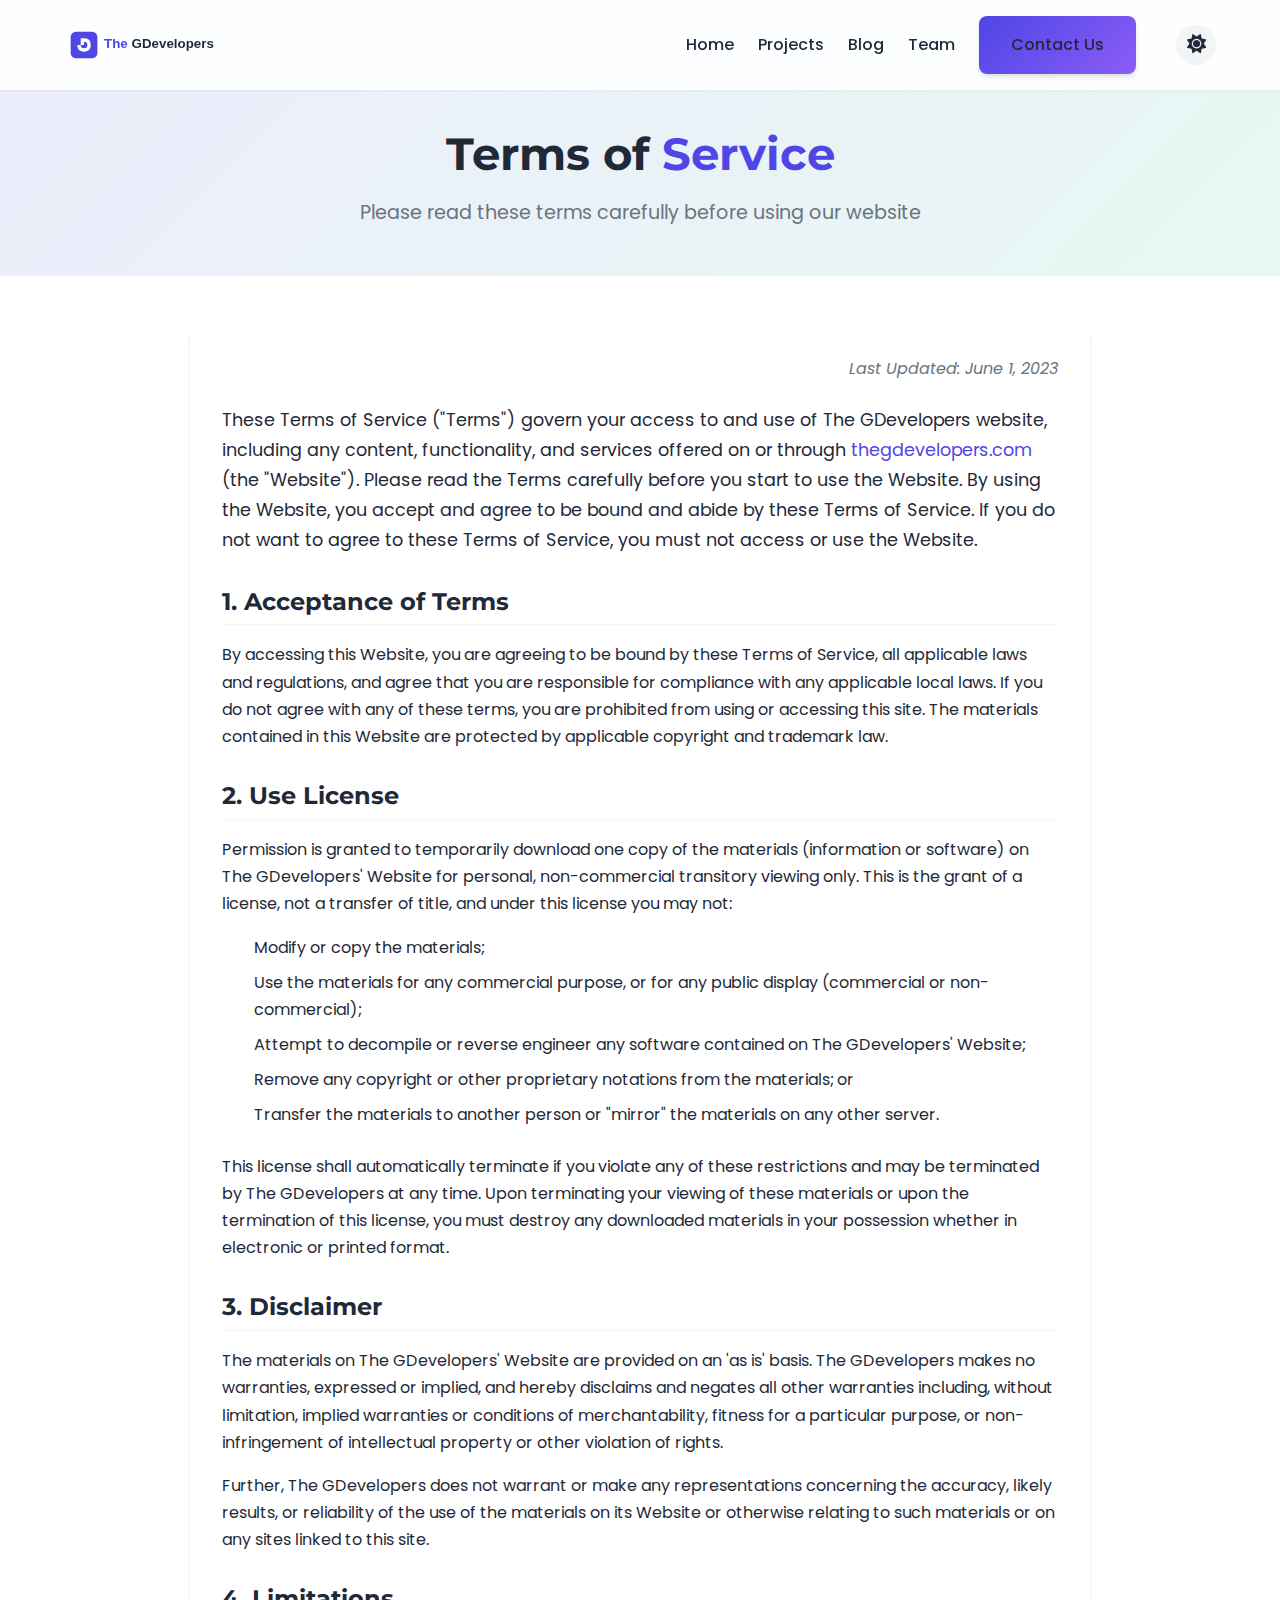
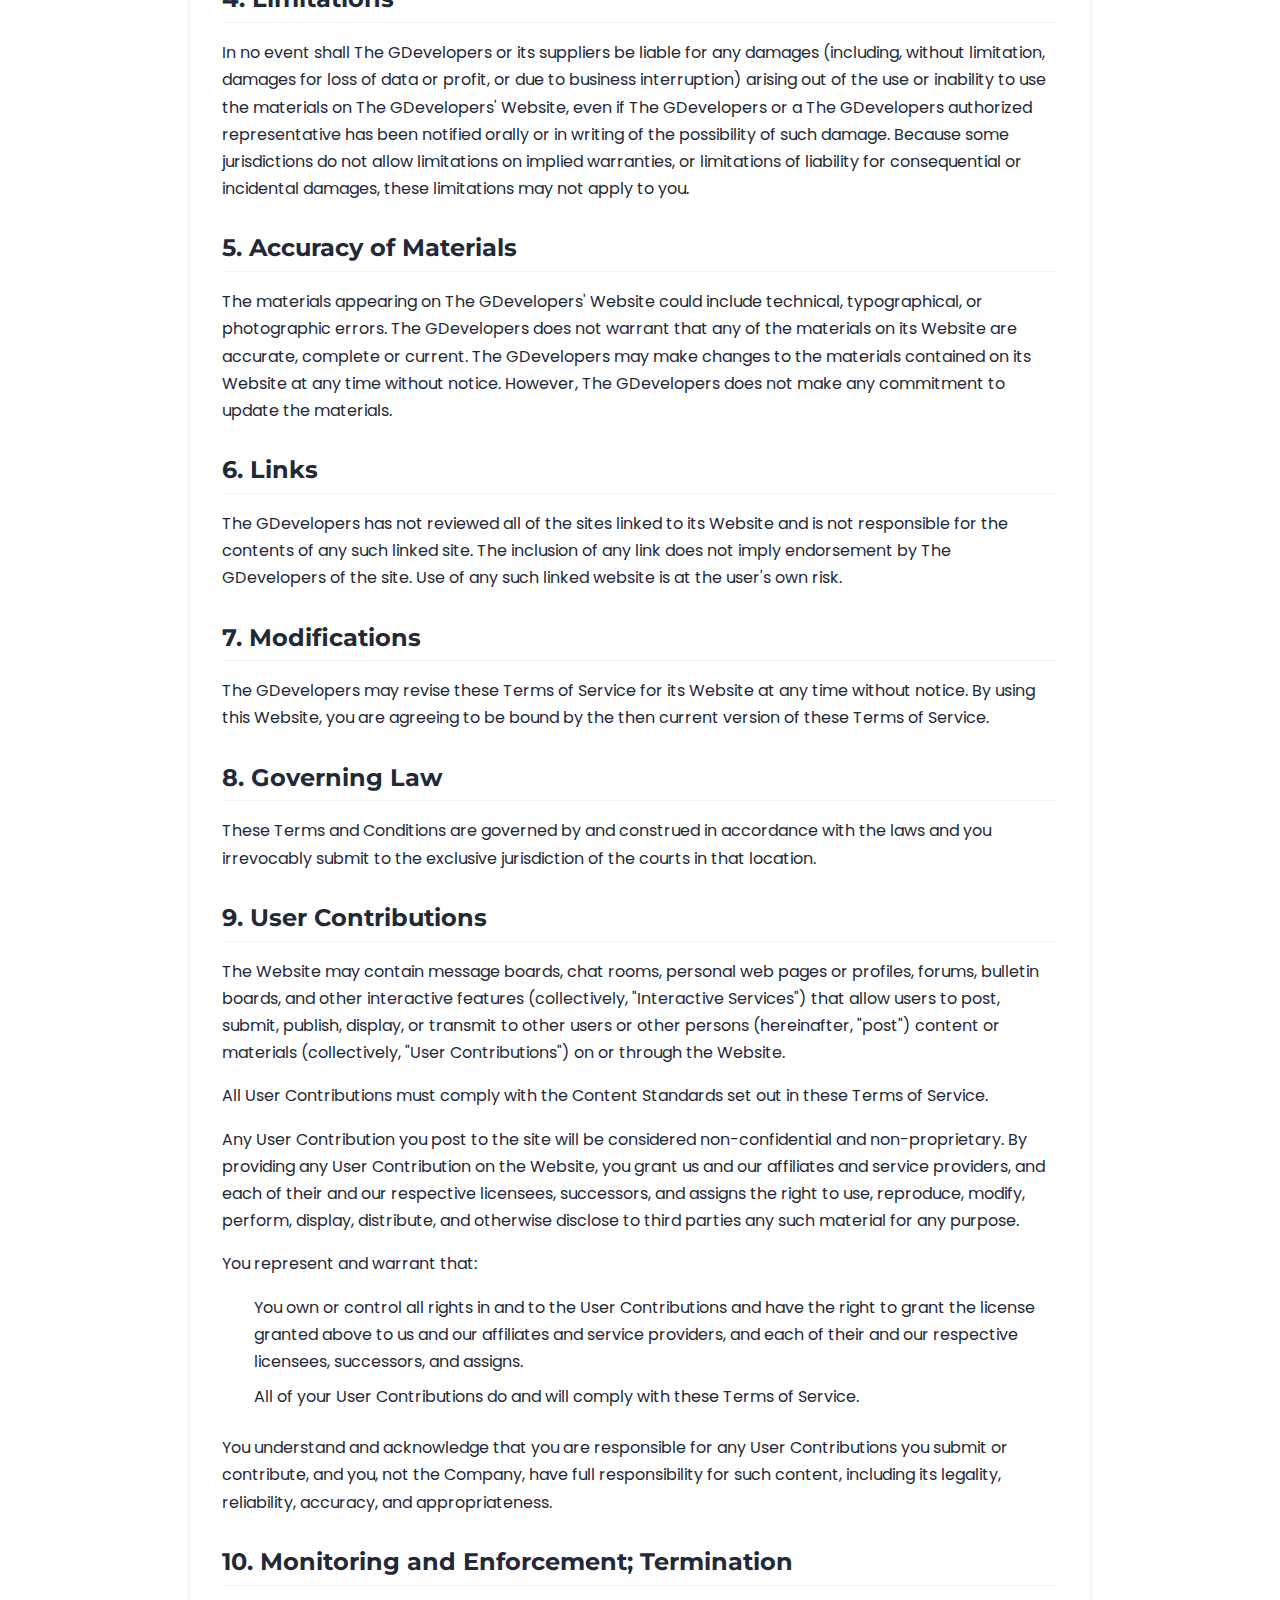
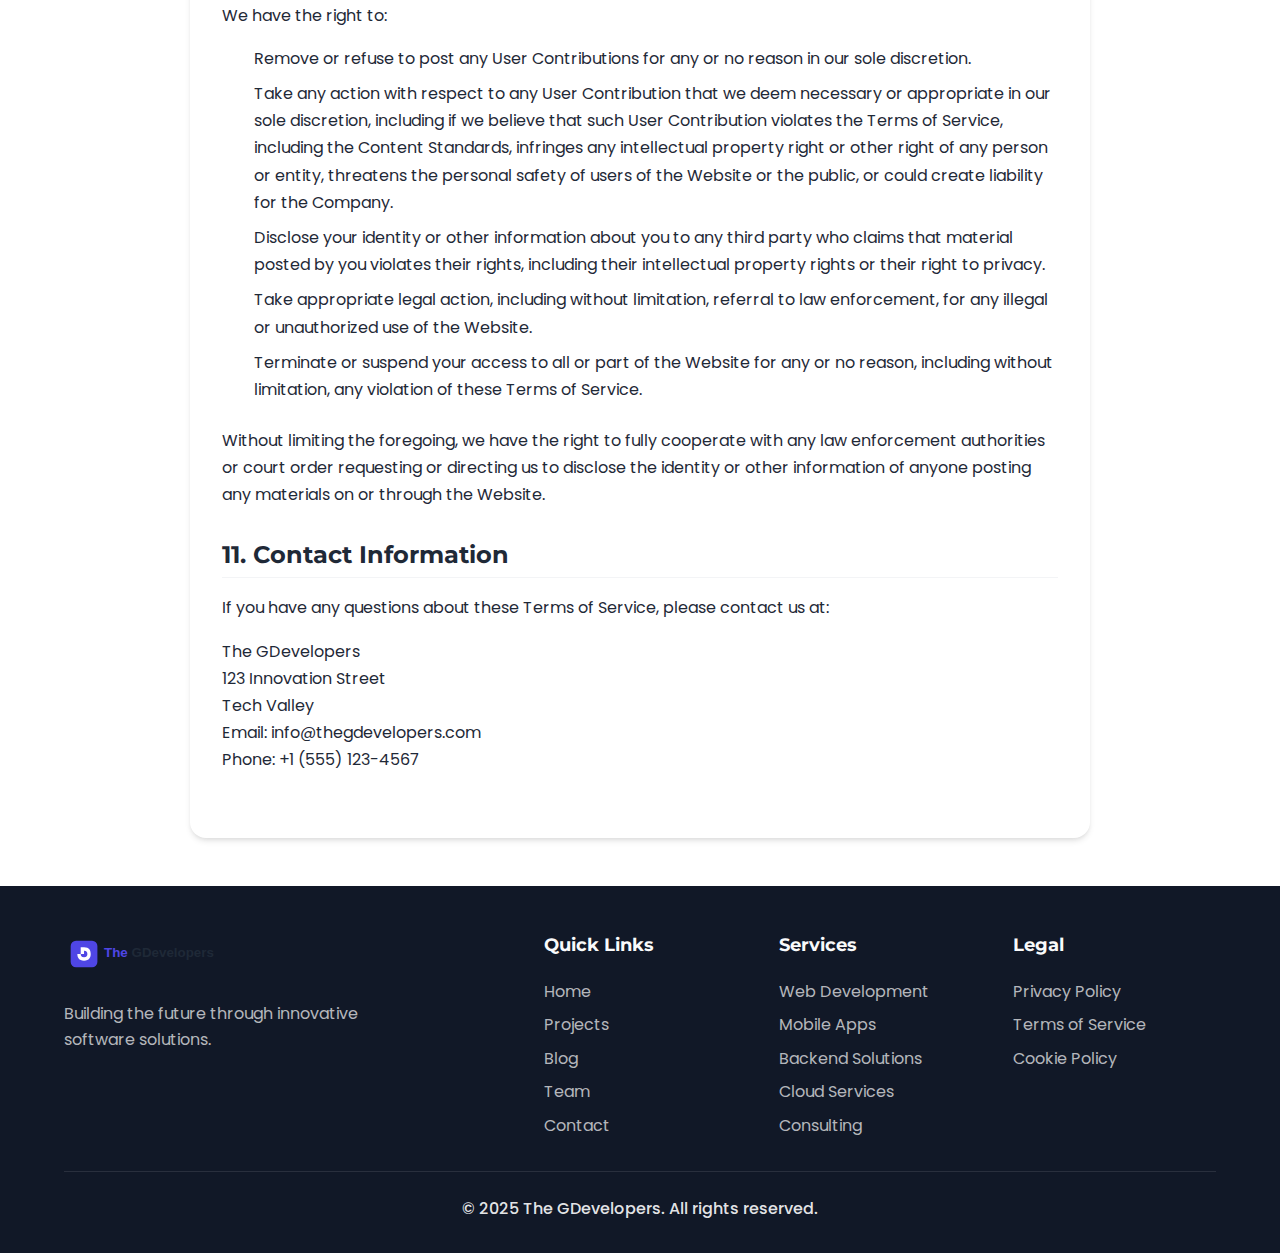
<file: terms-of-service.html>
<!DOCTYPE html>
<html lang="en">
<head>
    <meta charset="UTF-8">
    <meta name="viewport" content="width=device-width, initial-scale=1.0">
    <title>Terms of Service - The GDevelopers</title>
    <meta name="description" content="Terms of Service for The GDevelopers website">
    <link rel="stylesheet" href="assets/css/style.css">
    <!-- Favicon -->
    <link rel="icon" href="assets/images/favicon.svg" type="image/svg+xml">
    <link rel="apple-touch-icon" href="assets/images/favicon.svg">
    <!-- Font Awesome for icons -->
    <link rel="stylesheet" href="https://cdnjs.cloudflare.com/ajax/libs/font-awesome/6.4.0/css/all.min.css">
    <!-- Google Fonts -->
    <link rel="preconnect" href="https://fonts.googleapis.com">
    <link rel="preconnect" href="https://fonts.gstatic.com" crossorigin>
    <link href="https://fonts.googleapis.com/css2?family=Poppins:wght@300;400;500;600;700&family=Montserrat:wght@400;500;600;700&display=swap" rel="stylesheet">
</head>
<body>
    <!-- Header Section -->
    <header class="header">
        <div class="container">
            <nav class="navbar">
                <div class="logo">
                    <a href="index.html">
                        <img src="assets/images/logo.svg" alt="The GDevelopers Logo" class="logo-image">
                    </a>
                </div>
                <div class="menu-toggle" id="mobile-menu">
                    <span class="bar"></span>
                    <span class="bar"></span>
                    <span class="bar"></span>
                </div>
                <ul class="nav-menu">
                    <li><a href="index.html">Home</a></li>
                    <li><a href="projects/index.html">Projects</a></li>
                    <li><a href="blog/index.html">Blog</a></li>
                    <li><a href="team/index.html">Team</a></li>
                    <li><a href="index.html#contact" class="btn-primary">Contact Us</a></li>
                    <li>
                        <button id="theme-toggle" class="theme-toggle" aria-label="Toggle dark mode">
                            <i class="fas fa-sun"></i>
                        </button>
                    </li>
                </ul>
            </nav>
        </div>
    </header>

    <!-- Page Header -->
    <section class="page-header">
        <div class="container">
            <h1>Terms of <span class="highlight">Service</span></h1>
            <p>Please read these terms carefully before using our website</p>
        </div>
    </section>

    <!-- Terms of Service Content -->
    <section class="legal-content">
        <div class="container">
            <div class="legal-document">
                <div class="last-updated">
                    <p>Last Updated: June 1, 2023</p>
                </div>
                
                <div class="section-intro">
                    <p>These Terms of Service ("Terms") govern your access to and use of The GDevelopers website, including any content, functionality, and services offered on or through <a href="index.html">thegdevelopers.com</a> (the "Website"). Please read the Terms carefully before you start to use the Website. By using the Website, you accept and agree to be bound and abide by these Terms of Service. If you do not want to agree to these Terms of Service, you must not access or use the Website.</p>
                </div>
                
                <div class="policy-section">
                    <h2>1. Acceptance of Terms</h2>
                    <p>By accessing this Website, you are agreeing to be bound by these Terms of Service, all applicable laws and regulations, and agree that you are responsible for compliance with any applicable local laws. If you do not agree with any of these terms, you are prohibited from using or accessing this site. The materials contained in this Website are protected by applicable copyright and trademark law.</p>
                </div>
                
                <div class="policy-section">
                    <h2>2. Use License</h2>
                    <p>Permission is granted to temporarily download one copy of the materials (information or software) on The GDevelopers' Website for personal, non-commercial transitory viewing only. This is the grant of a license, not a transfer of title, and under this license you may not:</p>
                    
                    <ul>
                        <li>Modify or copy the materials;</li>
                        <li>Use the materials for any commercial purpose, or for any public display (commercial or non-commercial);</li>
                        <li>Attempt to decompile or reverse engineer any software contained on The GDevelopers' Website;</li>
                        <li>Remove any copyright or other proprietary notations from the materials; or</li>
                        <li>Transfer the materials to another person or "mirror" the materials on any other server.</li>
                    </ul>
                    
                    <p>This license shall automatically terminate if you violate any of these restrictions and may be terminated by The GDevelopers at any time. Upon terminating your viewing of these materials or upon the termination of this license, you must destroy any downloaded materials in your possession whether in electronic or printed format.</p>
                </div>
                
                <div class="policy-section">
                    <h2>3. Disclaimer</h2>
                    <p>The materials on The GDevelopers' Website are provided on an 'as is' basis. The GDevelopers makes no warranties, expressed or implied, and hereby disclaims and negates all other warranties including, without limitation, implied warranties or conditions of merchantability, fitness for a particular purpose, or non-infringement of intellectual property or other violation of rights.</p>
                    <p>Further, The GDevelopers does not warrant or make any representations concerning the accuracy, likely results, or reliability of the use of the materials on its Website or otherwise relating to such materials or on any sites linked to this site.</p>
                </div>
                
                <div class="policy-section">
                    <h2>4. Limitations</h2>
                    <p>In no event shall The GDevelopers or its suppliers be liable for any damages (including, without limitation, damages for loss of data or profit, or due to business interruption) arising out of the use or inability to use the materials on The GDevelopers' Website, even if The GDevelopers or a The GDevelopers authorized representative has been notified orally or in writing of the possibility of such damage. Because some jurisdictions do not allow limitations on implied warranties, or limitations of liability for consequential or incidental damages, these limitations may not apply to you.</p>
                </div>
                
                <div class="policy-section">
                    <h2>5. Accuracy of Materials</h2>
                    <p>The materials appearing on The GDevelopers' Website could include technical, typographical, or photographic errors. The GDevelopers does not warrant that any of the materials on its Website are accurate, complete or current. The GDevelopers may make changes to the materials contained on its Website at any time without notice. However, The GDevelopers does not make any commitment to update the materials.</p>
                </div>
                
                <div class="policy-section">
                    <h2>6. Links</h2>
                    <p>The GDevelopers has not reviewed all of the sites linked to its Website and is not responsible for the contents of any such linked site. The inclusion of any link does not imply endorsement by The GDevelopers of the site. Use of any such linked website is at the user's own risk.</p>
                </div>
                
                <div class="policy-section">
                    <h2>7. Modifications</h2>
                    <p>The GDevelopers may revise these Terms of Service for its Website at any time without notice. By using this Website, you are agreeing to be bound by the then current version of these Terms of Service.</p>
                </div>
                
                <div class="policy-section">
                    <h2>8. Governing Law</h2>
                    <p>These Terms and Conditions are governed by and construed in accordance with the laws and you irrevocably submit to the exclusive jurisdiction of the courts in that location.</p>
                </div>
                
                <div class="policy-section">
                    <h2>9. User Contributions</h2>
                    <p>The Website may contain message boards, chat rooms, personal web pages or profiles, forums, bulletin boards, and other interactive features (collectively, "Interactive Services") that allow users to post, submit, publish, display, or transmit to other users or other persons (hereinafter, "post") content or materials (collectively, "User Contributions") on or through the Website.</p>
                    <p>All User Contributions must comply with the Content Standards set out in these Terms of Service.</p>
                    <p>Any User Contribution you post to the site will be considered non-confidential and non-proprietary. By providing any User Contribution on the Website, you grant us and our affiliates and service providers, and each of their and our respective licensees, successors, and assigns the right to use, reproduce, modify, perform, display, distribute, and otherwise disclose to third parties any such material for any purpose.</p>
                    <p>You represent and warrant that:</p>
                    <ul>
                        <li>You own or control all rights in and to the User Contributions and have the right to grant the license granted above to us and our affiliates and service providers, and each of their and our respective licensees, successors, and assigns.</li>
                        <li>All of your User Contributions do and will comply with these Terms of Service.</li>
                    </ul>
                    <p>You understand and acknowledge that you are responsible for any User Contributions you submit or contribute, and you, not the Company, have full responsibility for such content, including its legality, reliability, accuracy, and appropriateness.</p>
                </div>
                
                <div class="policy-section">
                    <h2>10. Monitoring and Enforcement; Termination</h2>
                    <p>We have the right to:</p>
                    <ul>
                        <li>Remove or refuse to post any User Contributions for any or no reason in our sole discretion.</li>
                        <li>Take any action with respect to any User Contribution that we deem necessary or appropriate in our sole discretion, including if we believe that such User Contribution violates the Terms of Service, including the Content Standards, infringes any intellectual property right or other right of any person or entity, threatens the personal safety of users of the Website or the public, or could create liability for the Company.</li>
                        <li>Disclose your identity or other information about you to any third party who claims that material posted by you violates their rights, including their intellectual property rights or their right to privacy.</li>
                        <li>Take appropriate legal action, including without limitation, referral to law enforcement, for any illegal or unauthorized use of the Website.</li>
                        <li>Terminate or suspend your access to all or part of the Website for any or no reason, including without limitation, any violation of these Terms of Service.</li>
                    </ul>
                    <p>Without limiting the foregoing, we have the right to fully cooperate with any law enforcement authorities or court order requesting or directing us to disclose the identity or other information of anyone posting any materials on or through the Website.</p>
                </div>
                
                <div class="policy-section">
                    <h2>11. Contact Information</h2>
                    <p>If you have any questions about these Terms of Service, please contact us at:</p>
                    <address>
                        The GDevelopers<br>
                        123 Innovation Street<br>
                        Tech Valley<br>
                        Email: info@thegdevelopers.com<br>
                        Phone: +1 (555) 123-4567
                    </address>
                </div>
            </div>
        </div>
    </section>

    <!-- Footer -->
    <footer class="footer">
        <div class="container">
            <div class="footer-content">
                <div class="footer-logo">
                    <a href="index.html">
                        <img src="assets/images/logo.svg" alt="The GDevelopers Logo" class="logo-image">
                    </a>
                    <p>Building the future through innovative software solutions.</p>
                </div>
                <div class="footer-links">
                    <div class="footer-links-column">
                        <h3>Quick Links</h3>
                        <ul>
                            <li><a href="index.html">Home</a></li>
                            <li><a href="projects/index.html">Projects</a></li>
                            <li><a href="blog/index.html">Blog</a></li>
                            <li><a href="team/index.html">Team</a></li>
                            <li><a href="index.html#contact">Contact</a></li>
                        </ul>
                    </div>
                    <div class="footer-links-column">
                        <h3>Services</h3>
                        <ul>
                            <li><a href="#">Web Development</a></li>
                            <li><a href="#">Mobile Apps</a></li>
                            <li><a href="#">Backend Solutions</a></li>
                            <li><a href="#">Cloud Services</a></li>
                            <li><a href="#">Consulting</a></li>
                        </ul>
                    </div>
                    <div class="footer-links-column">
                        <h3>Legal</h3>
                        <ul>
                            <li><a href="privacy-policy.html">Privacy Policy</a></li>
                            <li><a href="terms-of-service.html" class="active">Terms of Service</a></li>
                            <li><a href="cookie-policy.html">Cookie Policy</a></li>
                        </ul>
                    </div>
                </div>
            </div>
            <div class="footer-bottom">
                <p>&copy; 2025 The GDevelopers. All rights reserved.</p>
            </div>
        </div>
    </footer>

    <!-- Back to Top Button -->
    <a href="#" id="back-to-top" title="Back to Top"><i class="fas fa-arrow-up"></i></a>

    <!-- JavaScript -->
    <script src="assets/js/main.js"></script>
</body>
</html>
</file>
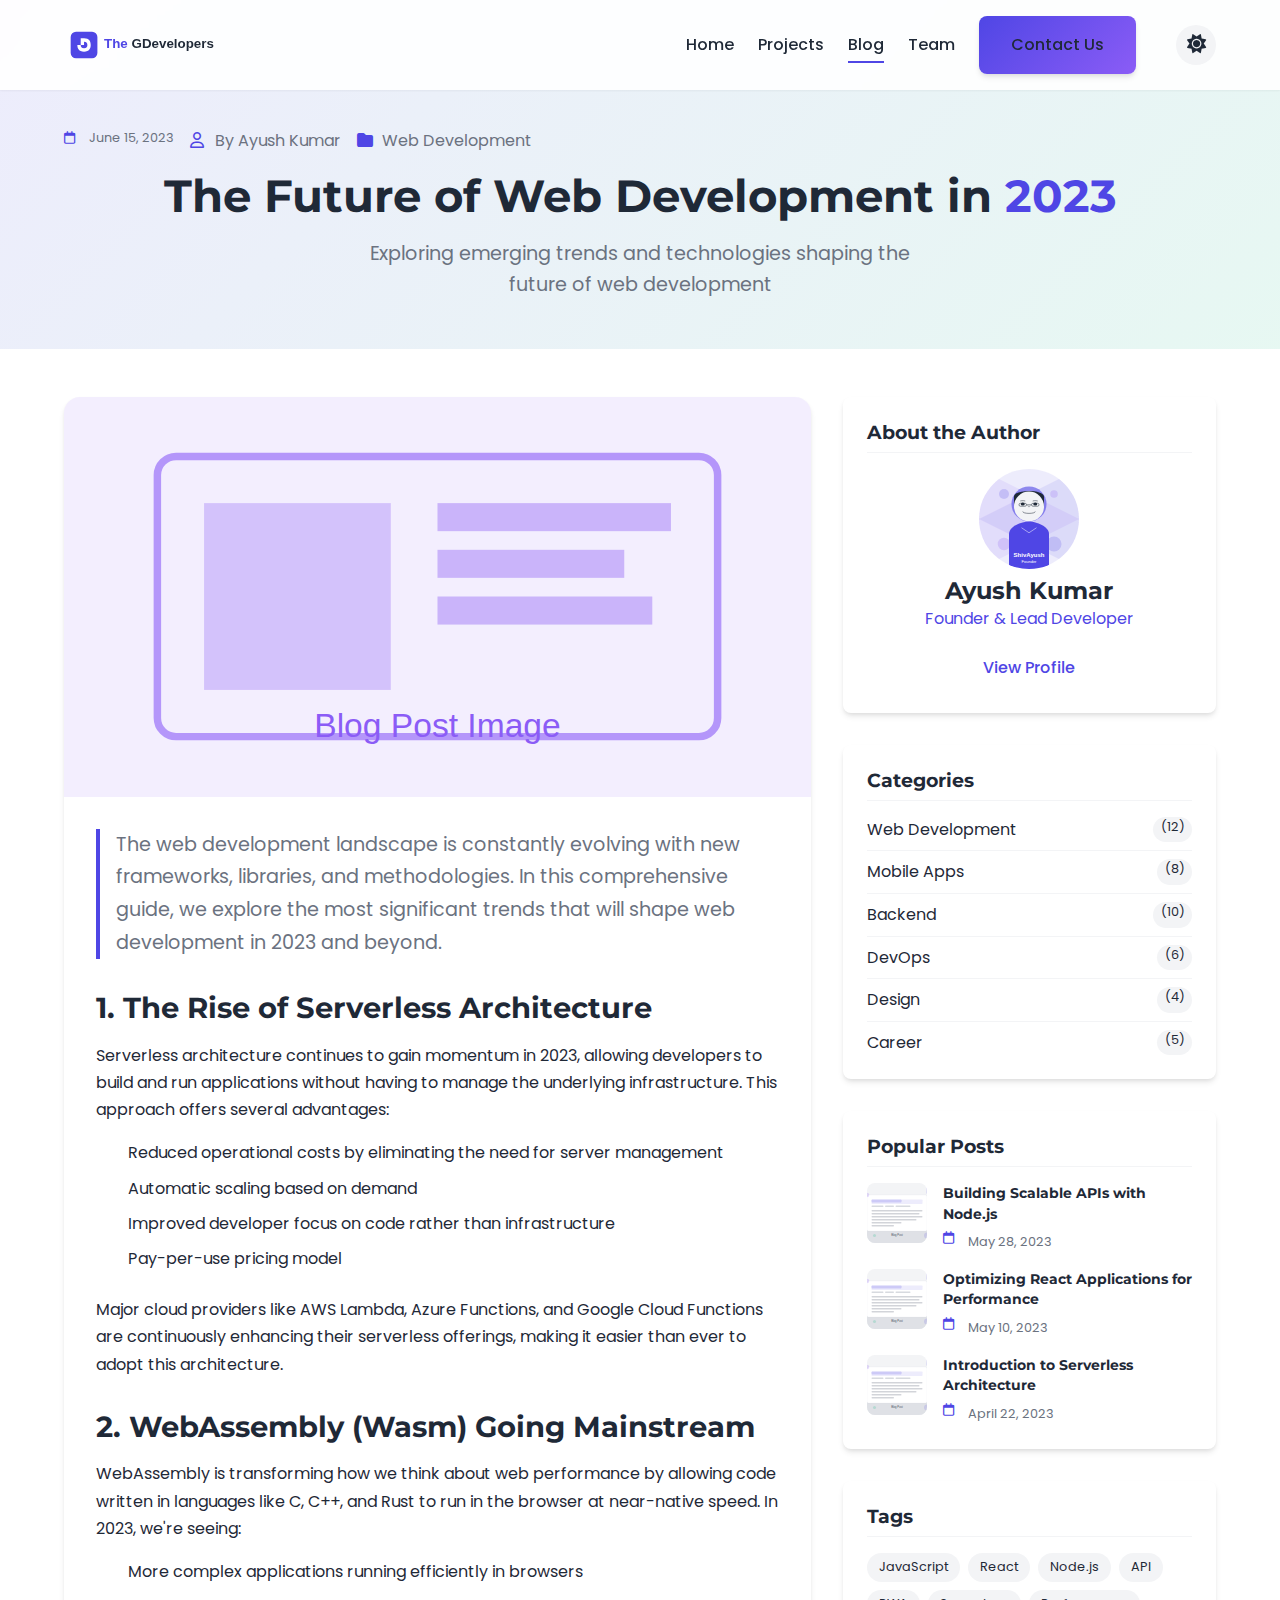
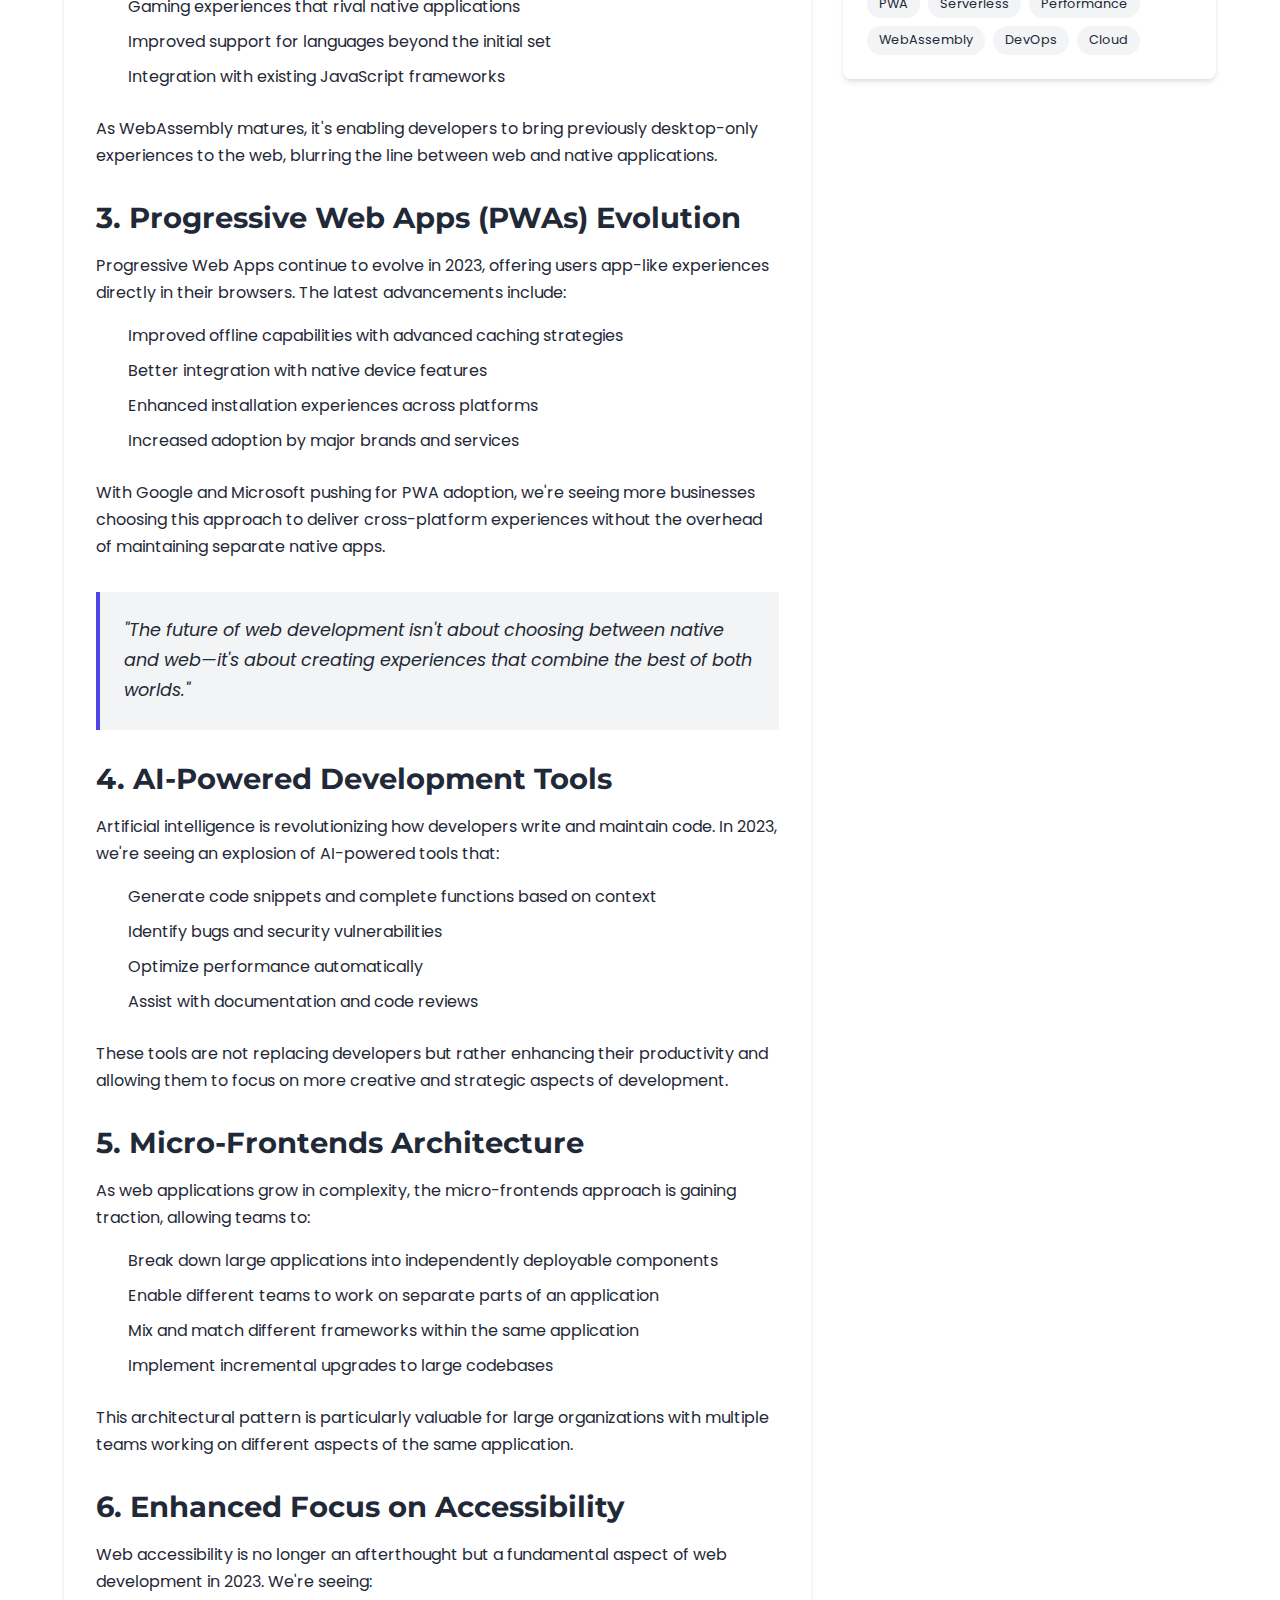
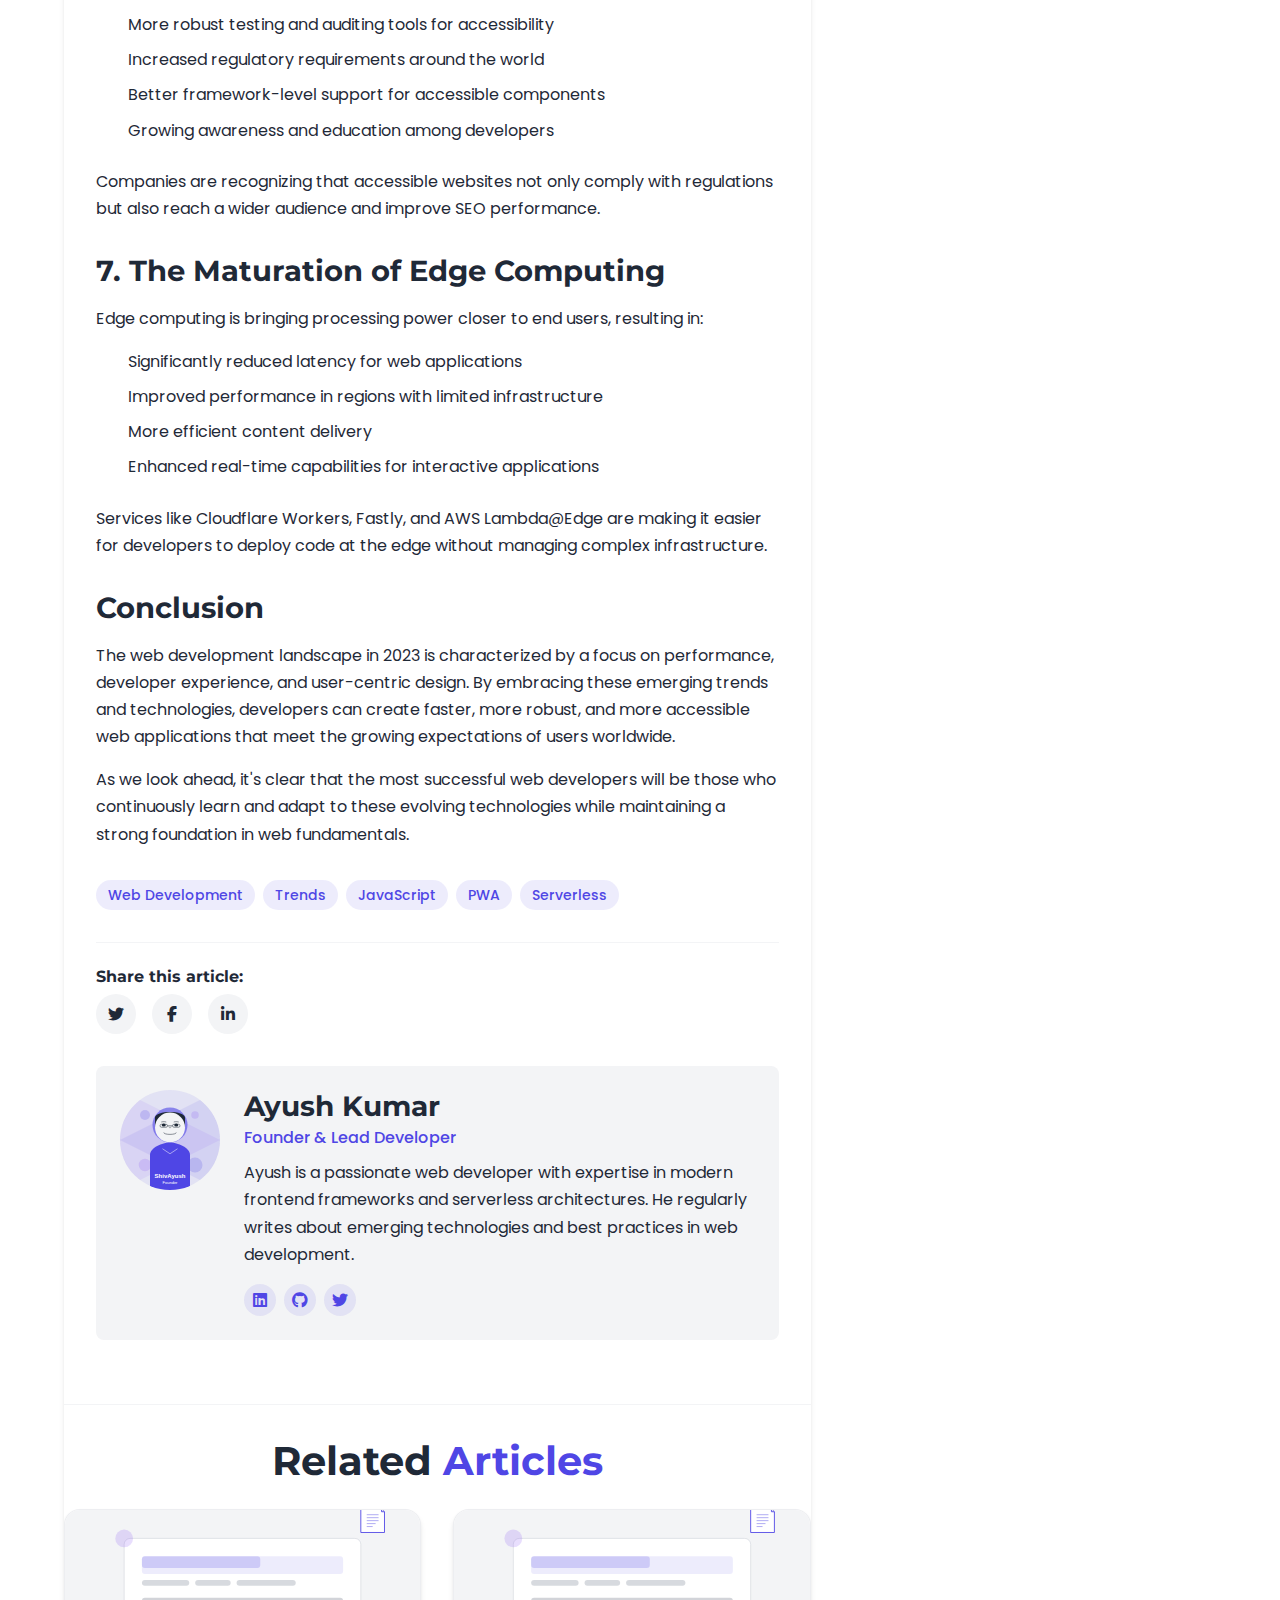
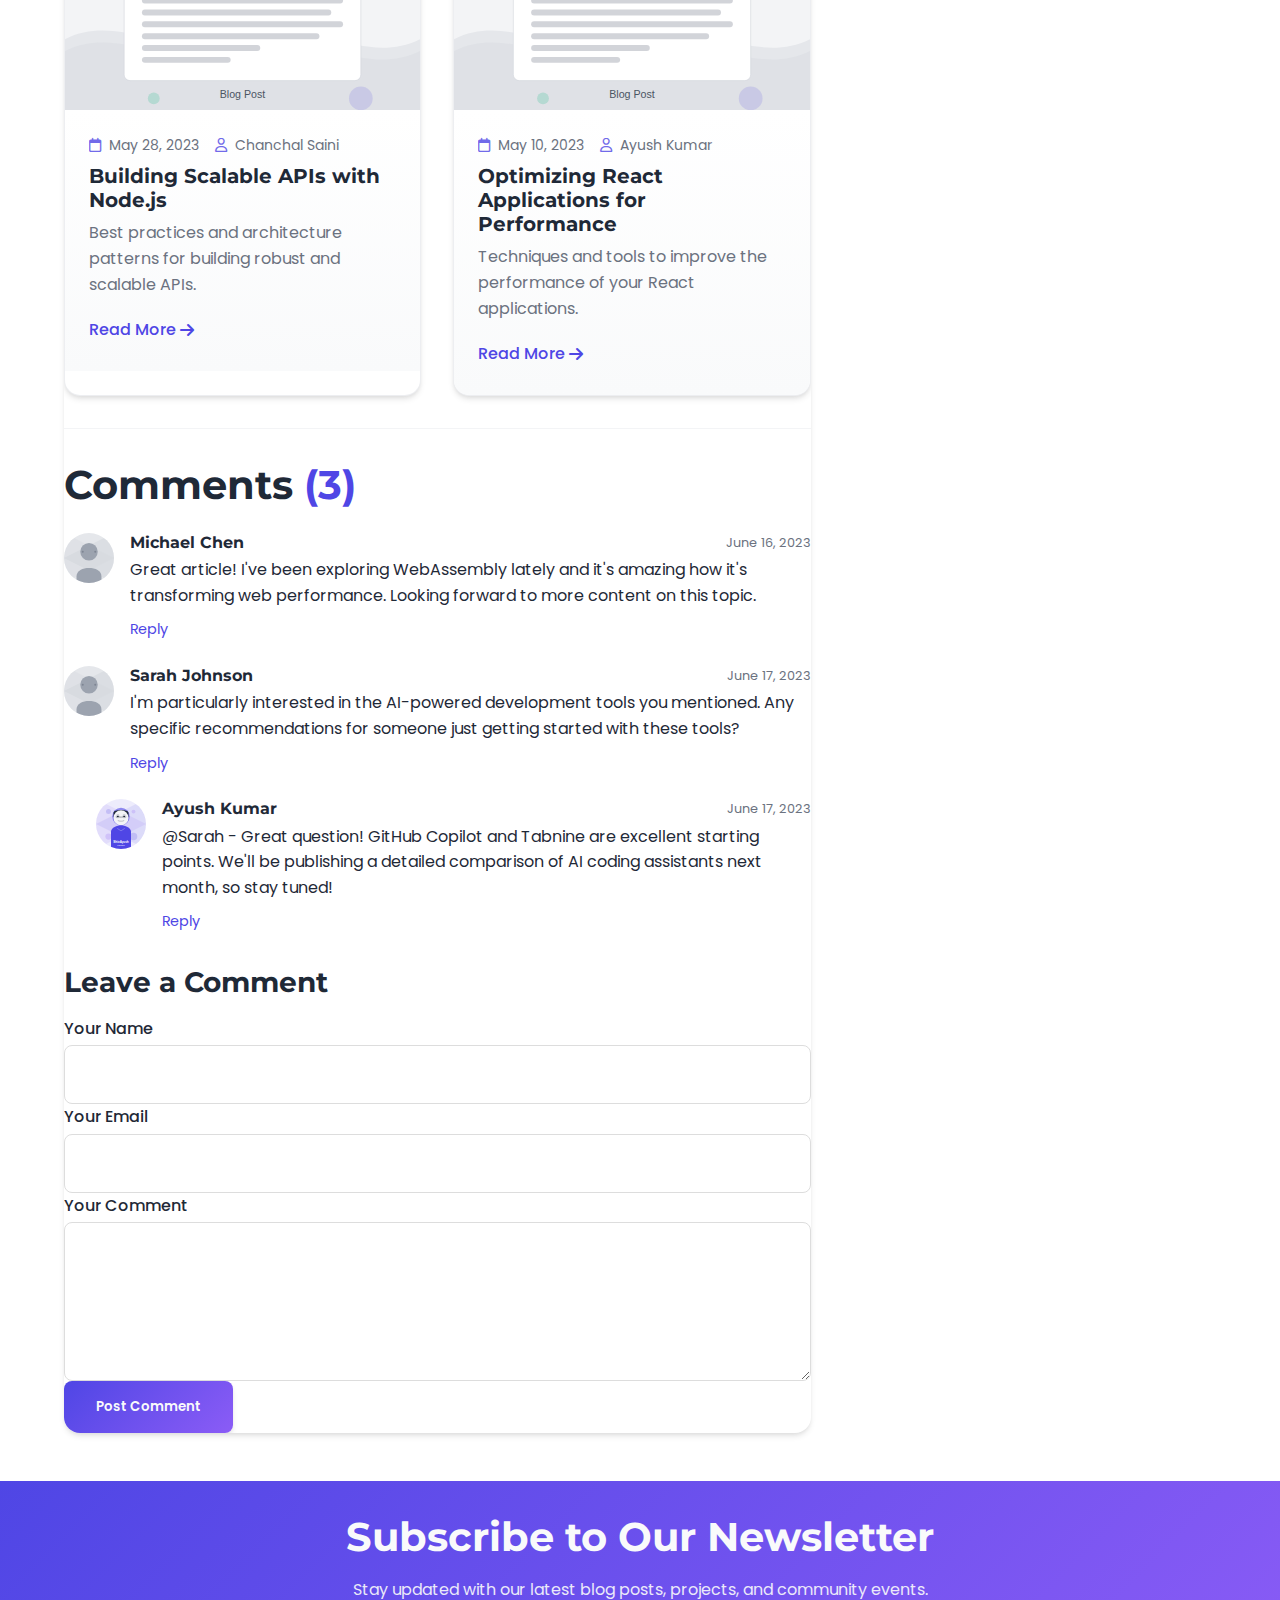
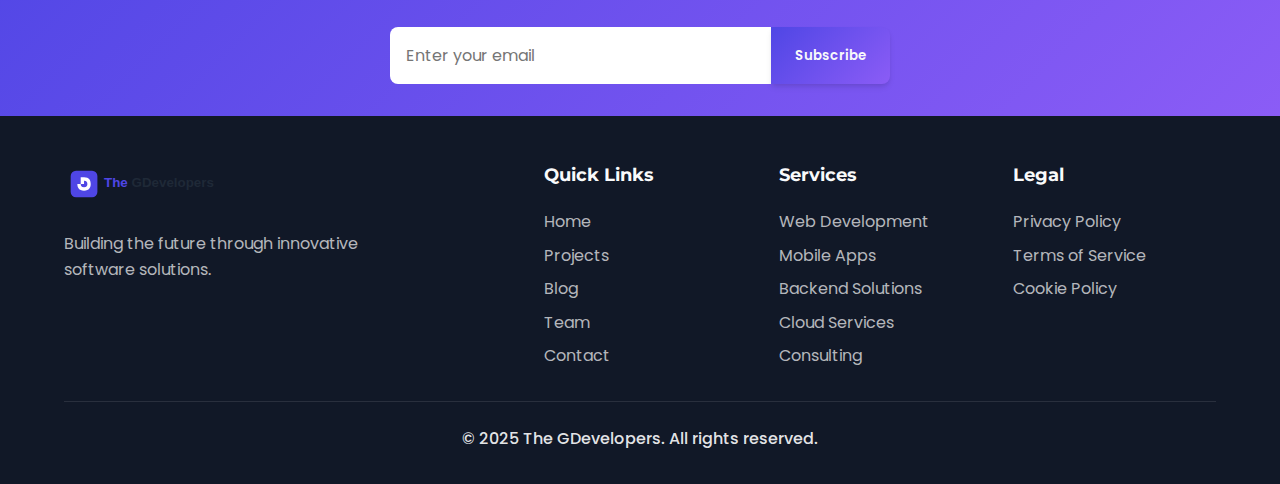
<file: blog/post1.html>
<!DOCTYPE html>
<html lang="en">
<head>
    <meta charset="UTF-8">
    <meta name="viewport" content="width=device-width, initial-scale=1.0">
    <title>The Future of Web Development in 2023 - The GDevelopers</title>
    <meta name="description" content="Exploring emerging trends and technologies shaping the future of web development in 2023">
    <link rel="stylesheet" href="../assets/css/style.css">
    <!-- Favicon -->
    <link rel="icon" href="../assets/images/favicon.svg" type="image/svg+xml">
    <link rel="apple-touch-icon" href="../assets/images/favicon.svg">
    <!-- Font Awesome for icons -->
    <link rel="stylesheet" href="https://cdnjs.cloudflare.com/ajax/libs/font-awesome/6.4.0/css/all.min.css">
    <!-- Google Fonts -->
    <link rel="preconnect" href="https://fonts.googleapis.com">
    <link rel="preconnect" href="https://fonts.gstatic.com" crossorigin>
    <link href="https://fonts.googleapis.com/css2?family=Poppins:wght@300;400;500;600;700&family=Montserrat:wght@400;500;600;700&display=swap" rel="stylesheet">
</head>
<body>
    <!-- Header Section -->
    <header class="header">
        <div class="container">
            <nav class="navbar">
                <div class="logo">
                    <a href="../index.html">
                        <img src="../assets/images/logo.svg" alt="The GDevelopers Logo" class="logo-image">
                    </a>
                </div>
                <div class="menu-toggle" id="mobile-menu">
                    <span class="bar"></span>
                    <span class="bar"></span>
                    <span class="bar"></span>
                </div>
                <ul class="nav-menu">
                    <li><a href="../index.html">Home</a></li>
                    <li><a href="../projects/index.html">Projects</a></li>
                    <li><a href="../blog/index.html" class="active">Blog</a></li>
                    <li><a href="../team/index.html">Team</a></li>
                    <li><a href="../index.html#contact" class="btn-primary">Contact Us</a></li>
                    <li>
                        <button id="theme-toggle" class="theme-toggle" aria-label="Toggle dark mode">
                            <i class="fas fa-sun"></i>
                        </button>
                    </li>
                </ul>
            </nav>
        </div>
    </header>

    <!-- Blog Post Header -->
    <section class="page-header">
        <div class="container">
            <div class="post-meta">
                <span class="post-date">June 15, 2023</span>
                <span class="post-author">By Ayush Kumar</span>
                <span class="post-category">Web Development</span>
            </div>
            <h1>The Future of Web Development in <span class="highlight">2023</span></h1>
            <p>Exploring emerging trends and technologies shaping the future of web development</p>
        </div>
    </section>

    <!-- Blog Post Content -->
    <section class="blog-post-content">
        <div class="container">
            <div class="post-layout">
                <div class="post-main">
                    <div class="post-featured-image">
                        <img src="../assets/images/blog-placeholder-large.svg" alt="The Future of Web Development in 2023">
                    </div>
                    
                    <div class="post-content">
                        <p class="post-intro">The web development landscape is constantly evolving with new frameworks, libraries, and methodologies. In this comprehensive guide, we explore the most significant trends that will shape web development in 2023 and beyond.</p>
                        
                        <h2>1. The Rise of Serverless Architecture</h2>
                        <p>Serverless architecture continues to gain momentum in 2023, allowing developers to build and run applications without having to manage the underlying infrastructure. This approach offers several advantages:</p>
                        <ul>
                            <li>Reduced operational costs by eliminating the need for server management</li>
                            <li>Automatic scaling based on demand</li>
                            <li>Improved developer focus on code rather than infrastructure</li>
                            <li>Pay-per-use pricing model</li>
                        </ul>
                        <p>Major cloud providers like AWS Lambda, Azure Functions, and Google Cloud Functions are continuously enhancing their serverless offerings, making it easier than ever to adopt this architecture.</p>
                        
                        <h2>2. WebAssembly (Wasm) Going Mainstream</h2>
                        <p>WebAssembly is transforming how we think about web performance by allowing code written in languages like C, C++, and Rust to run in the browser at near-native speed. In 2023, we're seeing:</p>
                        <ul>
                            <li>More complex applications running efficiently in browsers</li>
                            <li>Gaming experiences that rival native applications</li>
                            <li>Improved support for languages beyond the initial set</li>
                            <li>Integration with existing JavaScript frameworks</li>
                        </ul>
                        <p>As WebAssembly matures, it's enabling developers to bring previously desktop-only experiences to the web, blurring the line between web and native applications.</p>
                        
                        <h2>3. Progressive Web Apps (PWAs) Evolution</h2>
                        <p>Progressive Web Apps continue to evolve in 2023, offering users app-like experiences directly in their browsers. The latest advancements include:</p>
                        <ul>
                            <li>Improved offline capabilities with advanced caching strategies</li>
                            <li>Better integration with native device features</li>
                            <li>Enhanced installation experiences across platforms</li>
                            <li>Increased adoption by major brands and services</li>
                        </ul>
                        <p>With Google and Microsoft pushing for PWA adoption, we're seeing more businesses choosing this approach to deliver cross-platform experiences without the overhead of maintaining separate native apps.</p>
                        
                        <div class="post-quote">
                            <p>"The future of web development isn't about choosing between native and web—it's about creating experiences that combine the best of both worlds."</p>
                        </div>
                        
                        <h2>4. AI-Powered Development Tools</h2>
                        <p>Artificial intelligence is revolutionizing how developers write and maintain code. In 2023, we're seeing an explosion of AI-powered tools that:</p>
                        <ul>
                            <li>Generate code snippets and complete functions based on context</li>
                            <li>Identify bugs and security vulnerabilities</li>
                            <li>Optimize performance automatically</li>
                            <li>Assist with documentation and code reviews</li>
                        </ul>
                        <p>These tools are not replacing developers but rather enhancing their productivity and allowing them to focus on more creative and strategic aspects of development.</p>
                        
                        <h2>5. Micro-Frontends Architecture</h2>
                        <p>As web applications grow in complexity, the micro-frontends approach is gaining traction, allowing teams to:</p>
                        <ul>
                            <li>Break down large applications into independently deployable components</li>
                            <li>Enable different teams to work on separate parts of an application</li>
                            <li>Mix and match different frameworks within the same application</li>
                            <li>Implement incremental upgrades to large codebases</li>
                        </ul>
                        <p>This architectural pattern is particularly valuable for large organizations with multiple teams working on different aspects of the same application.</p>
                        
                        <h2>6. Enhanced Focus on Accessibility</h2>
                        <p>Web accessibility is no longer an afterthought but a fundamental aspect of web development in 2023. We're seeing:</p>
                        <ul>
                            <li>More robust testing and auditing tools for accessibility</li>
                            <li>Increased regulatory requirements around the world</li>
                            <li>Better framework-level support for accessible components</li>
                            <li>Growing awareness and education among developers</li>
                        </ul>
                        <p>Companies are recognizing that accessible websites not only comply with regulations but also reach a wider audience and improve SEO performance.</p>
                        
                        <h2>7. The Maturation of Edge Computing</h2>
                        <p>Edge computing is bringing processing power closer to end users, resulting in:</p>
                        <ul>
                            <li>Significantly reduced latency for web applications</li>
                            <li>Improved performance in regions with limited infrastructure</li>
                            <li>More efficient content delivery</li>
                            <li>Enhanced real-time capabilities for interactive applications</li>
                        </ul>
                        <p>Services like Cloudflare Workers, Fastly, and AWS Lambda@Edge are making it easier for developers to deploy code at the edge without managing complex infrastructure.</p>
                        
                        <h2>Conclusion</h2>
                        <p>The web development landscape in 2023 is characterized by a focus on performance, developer experience, and user-centric design. By embracing these emerging trends and technologies, developers can create faster, more robust, and more accessible web applications that meet the growing expectations of users worldwide.</p>
                        <p>As we look ahead, it's clear that the most successful web developers will be those who continuously learn and adapt to these evolving technologies while maintaining a strong foundation in web fundamentals.</p>
                        
                        <div class="post-tags">
                            <span>Web Development</span>
                            <span>Trends</span>
                            <span>JavaScript</span>
                            <span>PWA</span>
                            <span>Serverless</span>
                        </div>
                        
                        <div class="post-share">
                            <h3>Share this article:</h3>
                            <div class="social-share">
                                <a href="#" aria-label="Share on Twitter"><i class="fab fa-twitter"></i></a>
                                <a href="#" aria-label="Share on Facebook"><i class="fab fa-facebook-f"></i></a>
                                <a href="#" aria-label="Share on LinkedIn"><i class="fab fa-linkedin-in"></i></a>
                            </div>
                        </div>
                        
                        <div class="post-author-bio">
                            <div class="author-image">
                                <img src="../assets/images/ayush.svg" alt="Ayush Kumar">
                            </div>
                            <div class="author-info">
                                <h3>Ayush Kumar</h3>
                                <p class="position">Founder & Lead Developer</p>
                                <p>Ayush is a passionate web developer with expertise in modern frontend frameworks and serverless architectures. He regularly writes about emerging technologies and best practices in web development.</p>
                                <div class="social-links">
                                    <a href="#" target="_blank"><i class="fab fa-linkedin"></i></a>
                                    <a href="#" target="_blank"><i class="fab fa-github"></i></a>
                                    <a href="#" target="_blank"><i class="fab fa-twitter"></i></a>
                                </div>
                            </div>
                        </div>
                    </div>
                    
                    <!-- Related Posts -->
                    <div class="related-posts">
                        <h2>Related <span class="highlight">Articles</span></h2>
                        <div class="blog-grid">
                            <div class="blog-card">
                                <div class="blog-image">
                                    <img src="../assets/images/blog-placeholder.svg" alt="Blog post">
                                </div>
                                <div class="blog-content">
                                    <div class="blog-meta">
                                        <span class="date">May 28, 2023</span>
                                        <span class="author">Chanchal Saini</span>
                                    </div>
                                    <h3>Building Scalable APIs with Node.js</h3>
                                    <p>Best practices and architecture patterns for building robust and scalable APIs.</p>
                                    <a href="post2.html" class="read-more">Read More <i class="fas fa-arrow-right"></i></a>
                                </div>
                            </div>
                            <div class="blog-card">
                                <div class="blog-image">
                                    <img src="../assets/images/blog-placeholder.svg" alt="Blog post">
                                </div>
                                <div class="blog-content">
                                    <div class="blog-meta">
                                        <span class="date">May 10, 2023</span>
                                        <span class="author">Ayush Kumar</span>
                                    </div>
                                    <h3>Optimizing React Applications for Performance</h3>
                                    <p>Techniques and tools to improve the performance of your React applications.</p>
                                    <a href="post3.html" class="read-more">Read More <i class="fas fa-arrow-right"></i></a>
                                </div>
                            </div>
                        </div>
                    </div>
                    
                    <!-- Comments Section -->
                    <div class="comments-section">
                        <h2>Comments <span class="highlight">(3)</span></h2>
                        <div class="comments-list">
                            <div class="comment">
                                <div class="comment-avatar">
                                    <img src="../assets/images/profile-placeholder.svg" alt="User">
                                </div>
                                <div class="comment-content">
                                    <div class="comment-header">
                                        <h4>Michael Chen</h4>
                                        <span class="comment-date">June 16, 2023</span>
                                    </div>
                                    <p>Great article! I've been exploring WebAssembly lately and it's amazing how it's transforming web performance. Looking forward to more content on this topic.</p>
                                    <div class="comment-actions">
                                        <a href="#" class="comment-reply">Reply</a>
                                    </div>
                                </div>
                            </div>
                            <div class="comment">
                                <div class="comment-avatar">
                                    <img src="../assets/images/profile-placeholder.svg" alt="User">
                                </div>
                                <div class="comment-content">
                                    <div class="comment-header">
                                        <h4>Sarah Johnson</h4>
                                        <span class="comment-date">June 17, 2023</span>
                                    </div>
                                    <p>I'm particularly interested in the AI-powered development tools you mentioned. Any specific recommendations for someone just getting started with these tools?</p>
                                    <div class="comment-actions">
                                        <a href="#" class="comment-reply">Reply</a>
                                    </div>
                                </div>
                            </div>
                            <div class="comment reply">
                                <div class="comment-avatar">
                                    <img src="../assets/images/ayush.svg" alt="Ayush Kumar">
                                </div>
                                <div class="comment-content">
                                    <div class="comment-header">
                                        <h4>Ayush Kumar</h4>
                                        <span class="comment-date">June 17, 2023</span>
                                    </div>
                                    <p>@Sarah - Great question! GitHub Copilot and Tabnine are excellent starting points. We'll be publishing a detailed comparison of AI coding assistants next month, so stay tuned!</p>
                                    <div class="comment-actions">
                                        <a href="#" class="comment-reply">Reply</a>
                                    </div>
                                </div>
                            </div>
                        </div>
                        
                        <div class="comment-form">
                            <h3>Leave a Comment</h3>
                            <form>
                                <div class="form-group">
                                    <label for="name">Your Name</label>
                                    <input type="text" id="name" name="name" required>
                                </div>
                                <div class="form-group">
                                    <label for="email">Your Email</label>
                                    <input type="email" id="email" name="email" required>
                                </div>
                                <div class="form-group">
                                    <label for="comment">Your Comment</label>
                                    <textarea id="comment" name="comment" rows="5" required></textarea>
                                </div>
                                <button type="submit" class="btn-primary">Post Comment</button>
                            </form>
                        </div>
                    </div>
                </div>
                
                <div class="post-sidebar">
                    <div class="sidebar-widget author-widget">
                        <h3>About the Author</h3>
                        <div class="author-card">
                            <img src="../assets/images/ayush.svg" alt="Ayush Kumar">
                            <h4>Ayush Kumar</h4>
                            <p>Founder & Lead Developer</p>
                            <a href="../team/index.html" class="btn-tertiary">View Profile</a>
                        </div>
                    </div>
                    
                    <div class="sidebar-widget categories-widget">
                        <h3>Categories</h3>
                        <ul class="category-list">
                            <li><a href="#">Web Development <span>(12)</span></a></li>
                            <li><a href="#">Mobile Apps <span>(8)</span></a></li>
                            <li><a href="#">Backend <span>(10)</span></a></li>
                            <li><a href="#">DevOps <span>(6)</span></a></li>
                            <li><a href="#">Design <span>(4)</span></a></li>
                            <li><a href="#">Career <span>(5)</span></a></li>
                        </ul>
                    </div>
                    
                    <div class="sidebar-widget popular-posts-widget">
                        <h3>Popular Posts</h3>
                        <div class="popular-posts">
                            <div class="popular-post">
                                <img src="../assets/images/blog-placeholder.svg" alt="Popular post">
                                <div class="popular-post-content">
                                    <h4><a href="post2.html">Building Scalable APIs with Node.js</a></h4>
                                    <span class="post-date">May 28, 2023</span>
                                </div>
                            </div>
                            <div class="popular-post">
                                <img src="../assets/images/blog-placeholder.svg" alt="Popular post">
                                <div class="popular-post-content">
                                    <h4><a href="post3.html">Optimizing React Applications for Performance</a></h4>
                                    <span class="post-date">May 10, 2023</span>
                                </div>
                            </div>
                            <div class="popular-post">
                                <img src="../assets/images/blog-placeholder.svg" alt="Popular post">
                                <div class="popular-post-content">
                                    <h4><a href="post4.html">Introduction to Serverless Architecture</a></h4>
                                    <span class="post-date">April 22, 2023</span>
                                </div>
                            </div>
                        </div>
                    </div>
                    
                    <div class="sidebar-widget tags-widget">
                        <h3>Tags</h3>
                        <div class="tag-cloud">
                            <a href="#">JavaScript</a>
                            <a href="#">React</a>
                            <a href="#">Node.js</a>
                            <a href="#">API</a>
                            <a href="#">PWA</a>
                            <a href="#">Serverless</a>
                            <a href="#">Performance</a>
                            <a href="#">WebAssembly</a>
                            <a href="#">DevOps</a>
                            <a href="#">Cloud</a>
                        </div>
                    </div>
                </div>
            </div>
        </div>
    </section>

    <!-- Newsletter -->
    <section class="newsletter">
        <div class="container">
            <div class="newsletter-content">
                <h2>Subscribe to Our Newsletter</h2>
                <p>Stay updated with our latest blog posts, projects, and community events.</p>
                <form class="newsletter-form">
                    <input type="email" placeholder="Enter your email" required>
                    <button type="submit" class="btn-primary">Subscribe</button>
                </form>
            </div>
        </div>
    </section>

    <!-- Footer -->
    <footer class="footer">
        <div class="container">
            <div class="footer-content">
                <div class="footer-logo">
                    <a href="../index.html">
                        <img src="../assets/images/logo.svg" alt="The GDevelopers Logo" class="logo-image">
                    </a>
                    <p>Building the future through innovative software solutions.</p>
                </div>
                <div class="footer-links">
                    <div class="footer-links-column">
                        <h3>Quick Links</h3>
                        <ul>
                            <li><a href="../index.html">Home</a></li>
                            <li><a href="../projects/index.html">Projects</a></li>
                            <li><a href="../blog/index.html">Blog</a></li>
                            <li><a href="../team/index.html">Team</a></li>
                            <li><a href="../index.html#contact">Contact</a></li>
                        </ul>
                    </div>
                    <div class="footer-links-column">
                        <h3>Services</h3>
                        <ul>
                            <li><a href="#">Web Development</a></li>
                            <li><a href="#">Mobile Apps</a></li>
                            <li><a href="#">Backend Solutions</a></li>
                            <li><a href="#">Cloud Services</a></li>
                            <li><a href="#">Consulting</a></li>
                        </ul>
                    </div>
                    <div class="footer-links-column">
                        <h3>Legal</h3>
                        <ul>
                            <li><a href="../privacy-policy.html">Privacy Policy</a></li>
                            <li><a href="../terms-of-service.html">Terms of Service</a></li>
                            <li><a href="../cookie-policy.html">Cookie Policy</a></li>
                        </ul>
                    </div>
                </div>
            </div>
            <div class="footer-bottom">
                <p>&copy; 2025 The GDevelopers. All rights reserved.</p>
            </div>
        </div>
    </footer>

    <!-- Back to Top Button -->
    <a href="#" id="back-to-top" title="Back to Top"><i class="fas fa-arrow-up"></i></a>

    <!-- JavaScript -->
    <script src="../assets/js/main.js"></script>
</body>
</html>
</file>
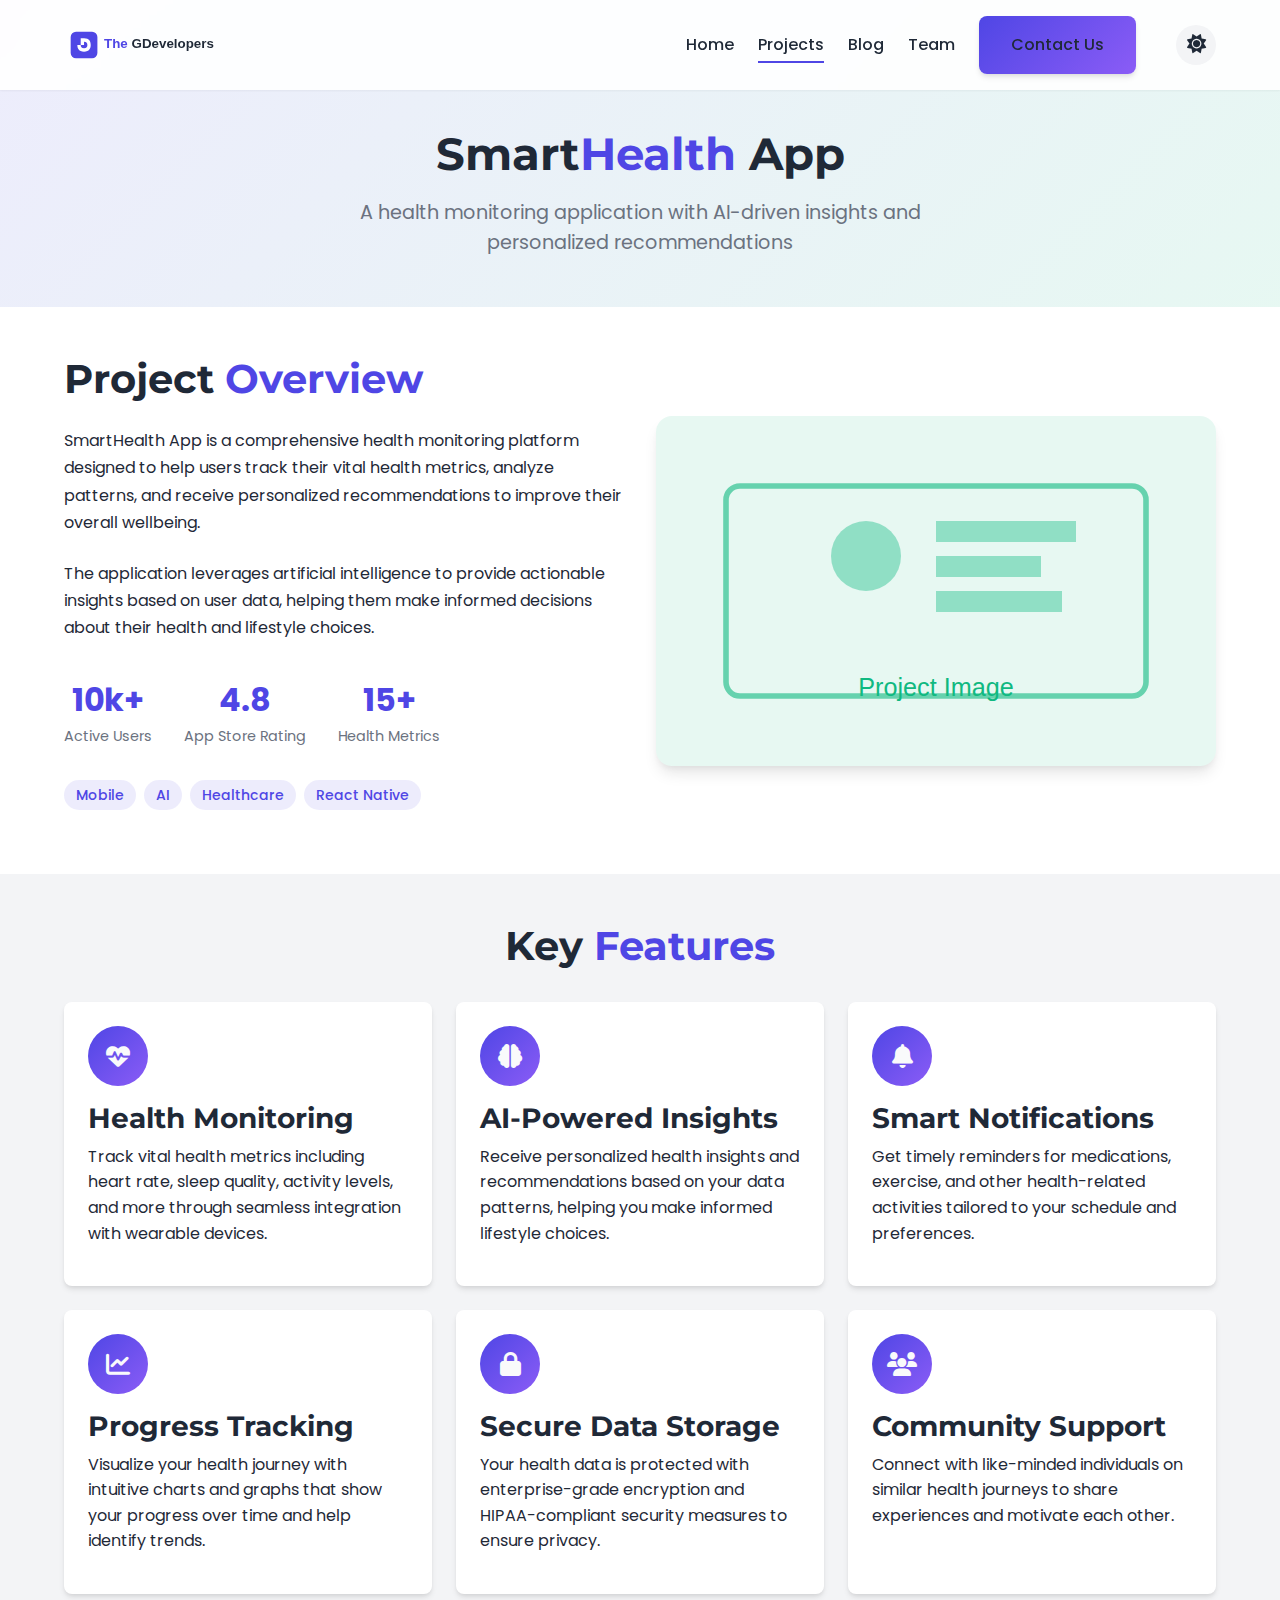
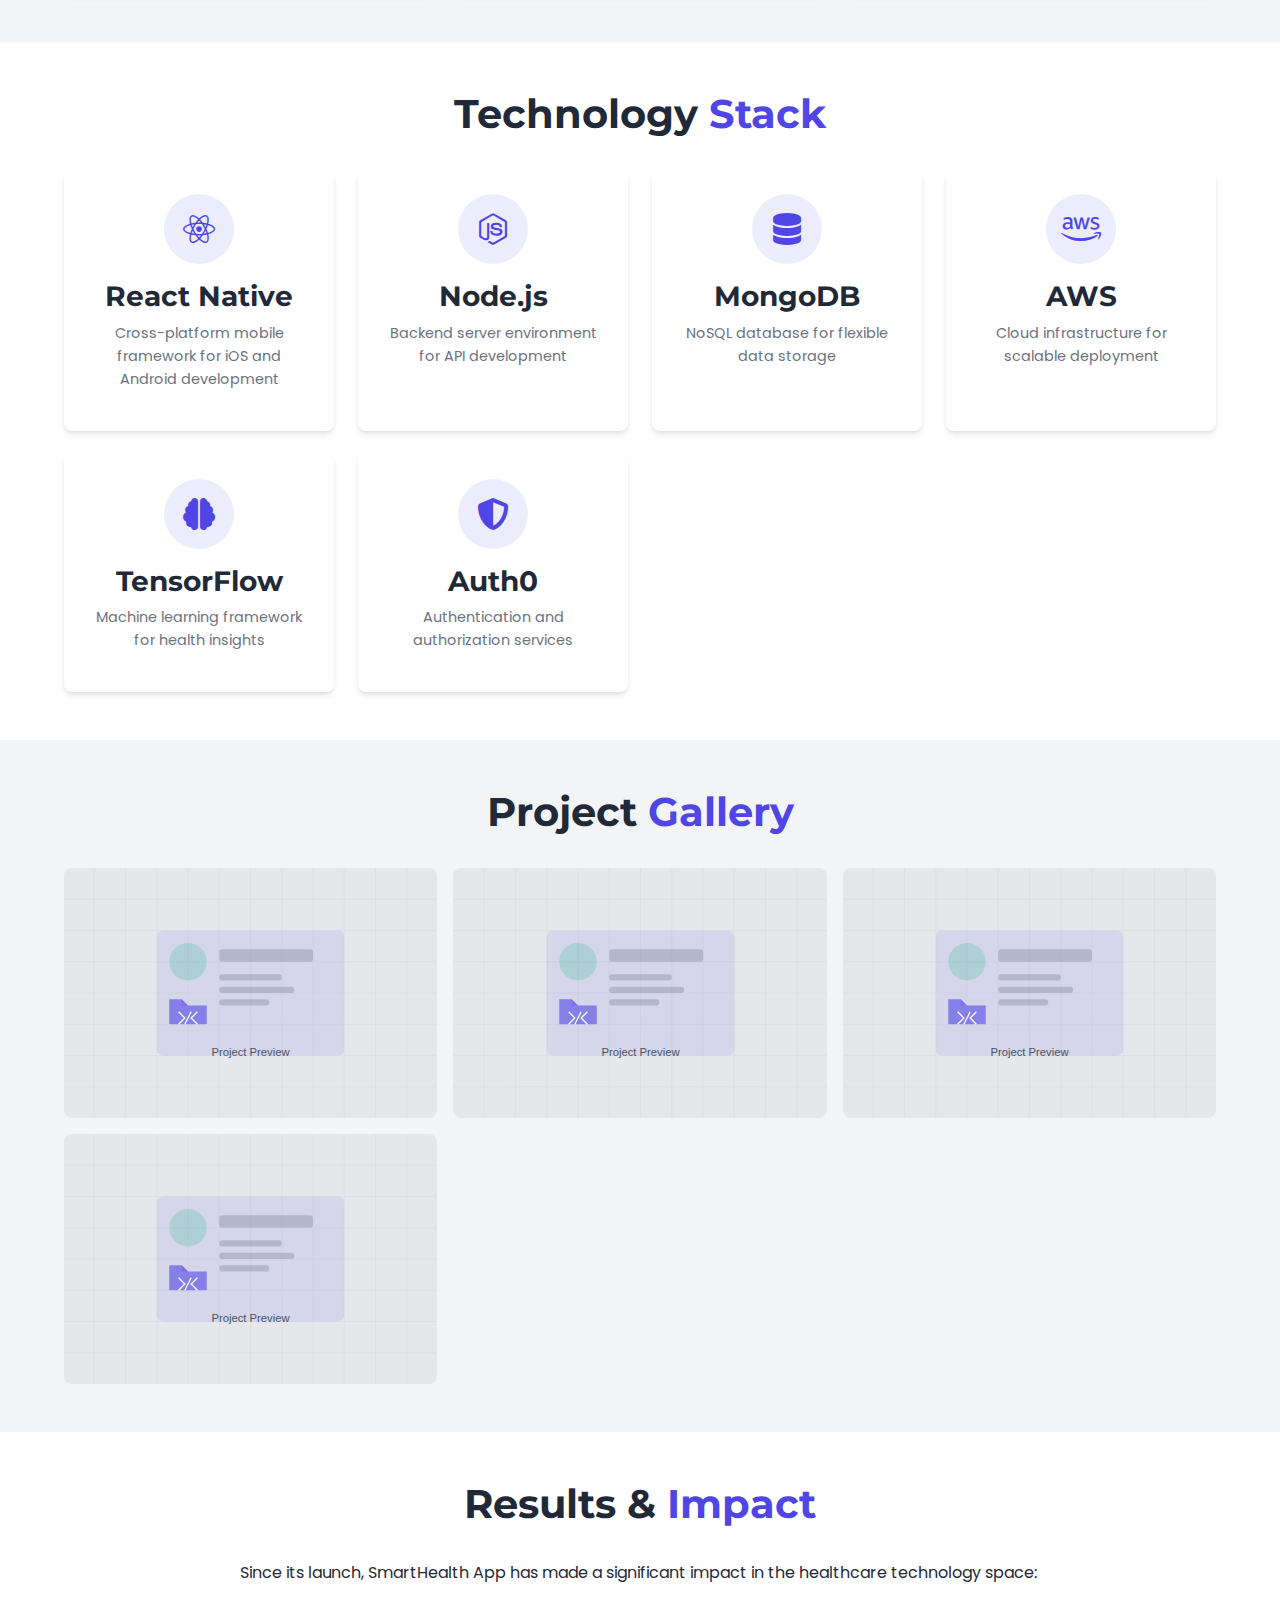
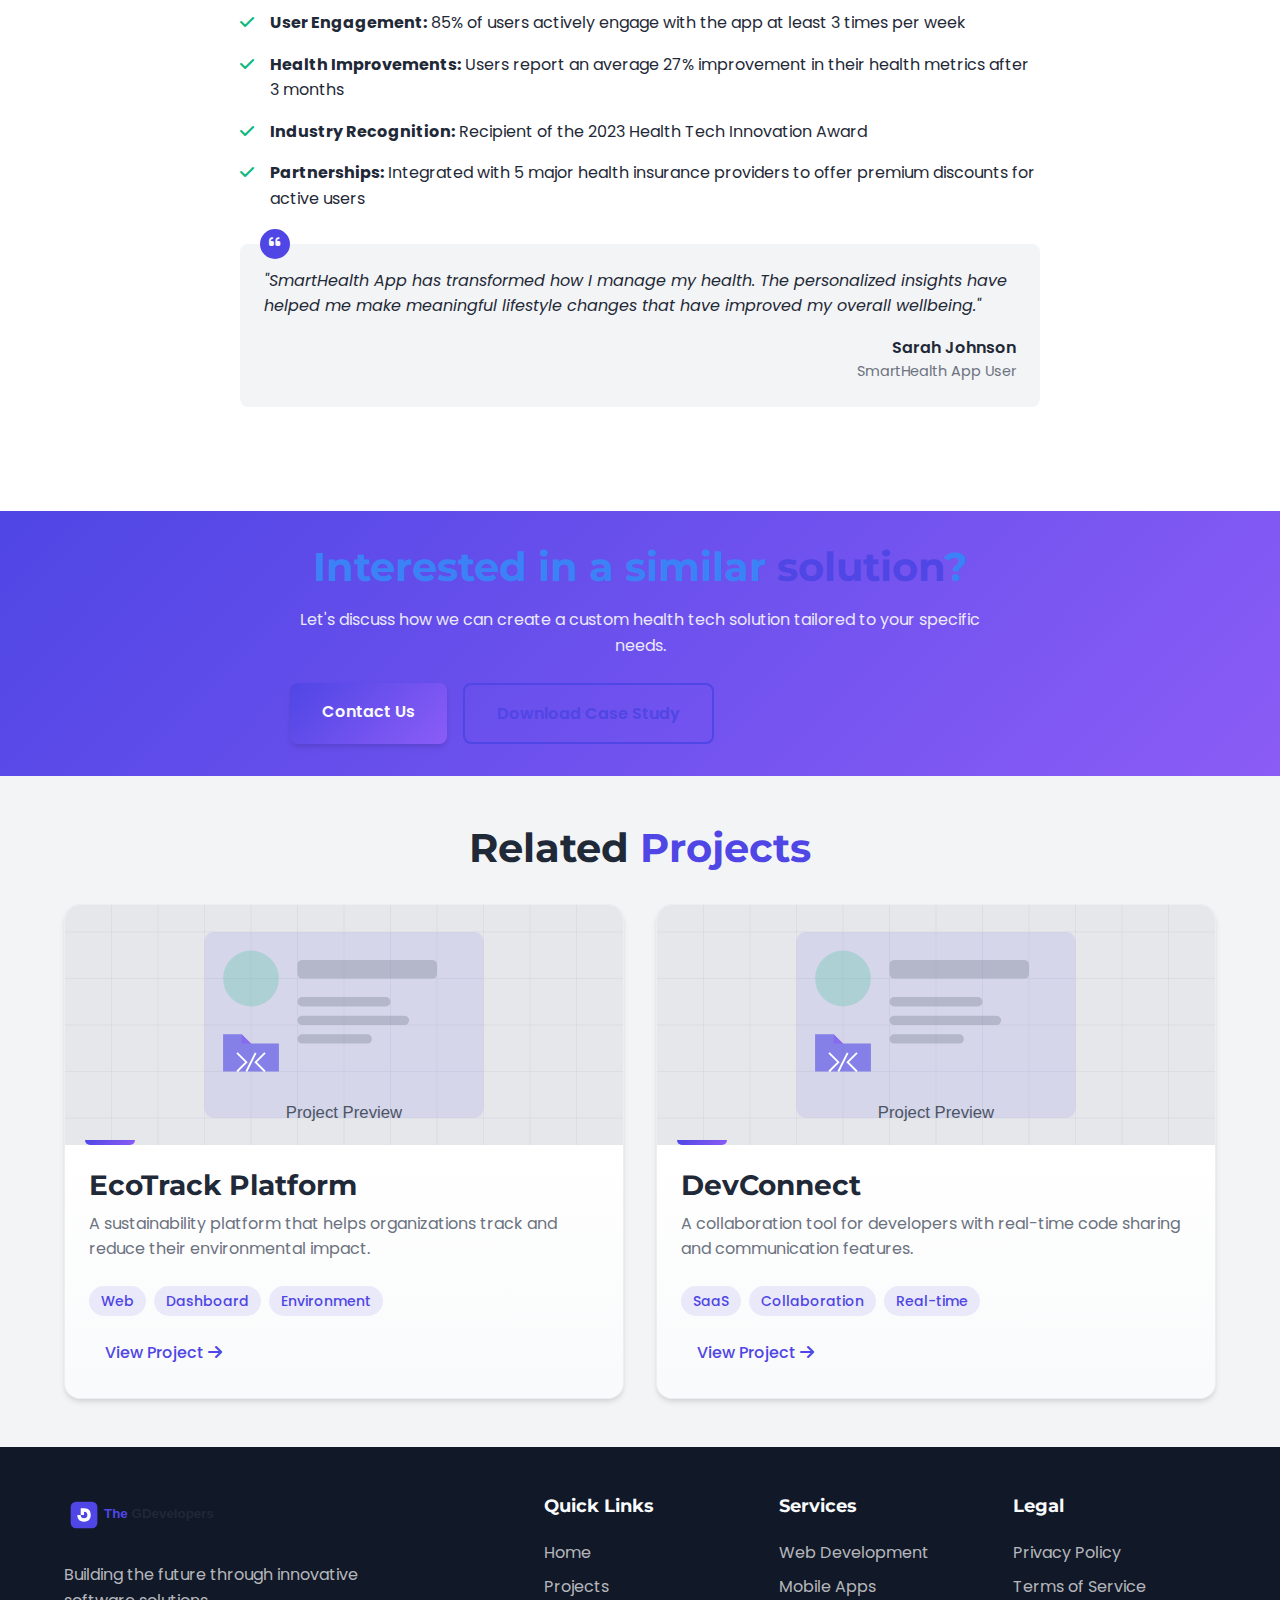
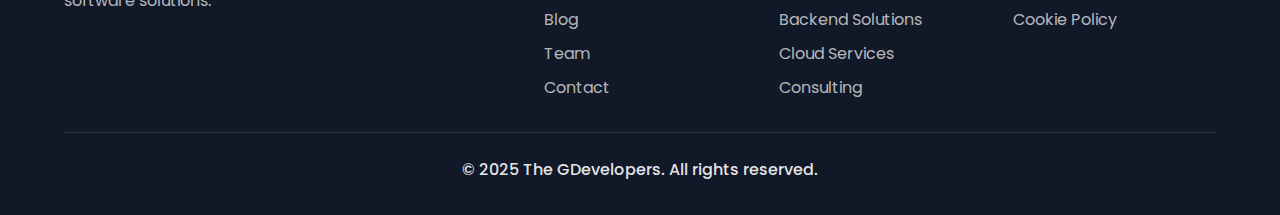
<file: projects/project1.html>
<!DOCTYPE html>
<html lang="en">
<head>
    <meta charset="UTF-8">
    <meta name="viewport" content="width=device-width, initial-scale=1.0">
    <title>SmartHealth App - The GDevelopers</title>
    <meta name="description" content="SmartHealth App - A health monitoring application with AI-driven insights">
    <link rel="stylesheet" href="../assets/css/style.css">
    <!-- Favicon -->
    <link rel="icon" href="../assets/images/favicon.svg" type="image/svg+xml">
    <link rel="apple-touch-icon" href="../assets/images/favicon.svg">
    <!-- Font Awesome for icons -->
    <link rel="stylesheet" href="https://cdnjs.cloudflare.com/ajax/libs/font-awesome/6.4.0/css/all.min.css">
    <!-- Google Fonts -->
    <link rel="preconnect" href="https://fonts.googleapis.com">
    <link rel="preconnect" href="https://fonts.gstatic.com" crossorigin>
    <link href="https://fonts.googleapis.com/css2?family=Poppins:wght@300;400;500;600;700&family=Montserrat:wght@400;500;600;700&display=swap" rel="stylesheet">
</head>
<body>
    <!-- Header Section -->
    <header class="header">
        <div class="container">
            <nav class="navbar">
                <div class="logo">
                    <a href="../index.html">
                        <img src="../assets/images/logo.svg" alt="The GDevelopers Logo" class="logo-image">
                    </a>
                </div>
                <div class="menu-toggle" id="mobile-menu">
                    <span class="bar"></span>
                    <span class="bar"></span>
                    <span class="bar"></span>
                </div>
                <ul class="nav-menu">
                    <li><a href="../index.html">Home</a></li>
                    <li><a href="../projects/index.html" class="active">Projects</a></li>
                    <li><a href="../blog/index.html">Blog</a></li>
                    <li><a href="../team/index.html">Team</a></li>
                    <li><a href="../index.html#contact" class="btn-primary">Contact Us</a></li>
                    <li>
                        <button id="theme-toggle" class="theme-toggle" aria-label="Toggle dark mode">
                            <i class="fas fa-sun"></i>
                        </button>
                    </li>
                </ul>
            </nav>
        </div>
    </header>

    <!-- Project Header -->
    <section class="page-header">
        <div class="container">
            <h1>Smart<span class="highlight">Health</span> App</h1>
            <p>A health monitoring application with AI-driven insights and personalized recommendations</p>
        </div>
    </section>

    <!-- Project Overview -->
    <section class="project-overview">
        <div class="container">
            <div class="project-overview-grid">
                <div class="project-overview-content">
                    <h2>Project <span class="highlight">Overview</span></h2>
                    <p>SmartHealth App is a comprehensive health monitoring platform designed to help users track their vital health metrics, analyze patterns, and receive personalized recommendations to improve their overall wellbeing.</p>
                    
                    <p>The application leverages artificial intelligence to provide actionable insights based on user data, helping them make informed decisions about their health and lifestyle choices.</p>
                    
                    <div class="project-stats">
                        <div class="stat-item">
                            <span class="stat-number">10k+</span>
                            <span class="stat-label">Active Users</span>
                        </div>
                        <div class="stat-item">
                            <span class="stat-number">4.8</span>
                            <span class="stat-label">App Store Rating</span>
                        </div>
                        <div class="stat-item">
                            <span class="stat-number">15+</span>
                            <span class="stat-label">Health Metrics</span>
                        </div>
                    </div>
                    
                    <div class="project-tags">
                        <span>Mobile</span>
                        <span>AI</span>
                        <span>Healthcare</span>
                        <span>React Native</span>
                    </div>
                </div>
                <div class="project-overview-image">
                    <img src="../assets/images/project-placeholder-large.svg" alt="SmartHealth App">
                </div>
            </div>
        </div>
    </section>

    <!-- Project Features -->
    <section class="project-features">
        <div class="container">
            <h2 class="section-title">Key <span class="highlight">Features</span></h2>
            <div class="features-grid">
                <div class="feature-card">
                    <div class="feature-icon">
                        <i class="fas fa-heartbeat"></i>
                    </div>
                    <h3>Health Monitoring</h3>
                    <p>Track vital health metrics including heart rate, sleep quality, activity levels, and more through seamless integration with wearable devices.</p>
                </div>
                <div class="feature-card">
                    <div class="feature-icon">
                        <i class="fas fa-brain"></i>
                    </div>
                    <h3>AI-Powered Insights</h3>
                    <p>Receive personalized health insights and recommendations based on your data patterns, helping you make informed lifestyle choices.</p>
                </div>
                <div class="feature-card">
                    <div class="feature-icon">
                        <i class="fas fa-bell"></i>
                    </div>
                    <h3>Smart Notifications</h3>
                    <p>Get timely reminders for medications, exercise, and other health-related activities tailored to your schedule and preferences.</p>
                </div>
                <div class="feature-card">
                    <div class="feature-icon">
                        <i class="fas fa-chart-line"></i>
                    </div>
                    <h3>Progress Tracking</h3>
                    <p>Visualize your health journey with intuitive charts and graphs that show your progress over time and help identify trends.</p>
                </div>
                <div class="feature-card">
                    <div class="feature-icon">
                        <i class="fas fa-lock"></i>
                    </div>
                    <h3>Secure Data Storage</h3>
                    <p>Your health data is protected with enterprise-grade encryption and HIPAA-compliant security measures to ensure privacy.</p>
                </div>
                <div class="feature-card">
                    <div class="feature-icon">
                        <i class="fas fa-users"></i>
                    </div>
                    <h3>Community Support</h3>
                    <p>Connect with like-minded individuals on similar health journeys to share experiences and motivate each other.</p>
                </div>
            </div>
        </div>
    </section>

    <!-- Technology Stack -->
    <section class="tech-stack">
        <div class="container">
            <h2 class="section-title">Technology <span class="highlight">Stack</span></h2>
            <div class="tech-grid">
                <div class="tech-item">
                    <div class="tech-icon">
                        <i class="fab fa-react"></i>
                    </div>
                    <h3>React Native</h3>
                    <p>Cross-platform mobile framework for iOS and Android development</p>
                </div>
                <div class="tech-item">
                    <div class="tech-icon">
                        <i class="fab fa-node-js"></i>
                    </div>
                    <h3>Node.js</h3>
                    <p>Backend server environment for API development</p>
                </div>
                <div class="tech-item">
                    <div class="tech-icon">
                        <i class="fas fa-database"></i>
                    </div>
                    <h3>MongoDB</h3>
                    <p>NoSQL database for flexible data storage</p>
                </div>
                <div class="tech-item">
                    <div class="tech-icon">
                        <i class="fab fa-aws"></i>
                    </div>
                    <h3>AWS</h3>
                    <p>Cloud infrastructure for scalable deployment</p>
                </div>
                <div class="tech-item">
                    <div class="tech-icon">
                        <i class="fas fa-brain"></i>
                    </div>
                    <h3>TensorFlow</h3>
                    <p>Machine learning framework for health insights</p>
                </div>
                <div class="tech-item">
                    <div class="tech-icon">
                        <i class="fas fa-shield-alt"></i>
                    </div>
                    <h3>Auth0</h3>
                    <p>Authentication and authorization services</p>
                </div>
            </div>
        </div>
    </section>

    <!-- Project Gallery -->
    <section class="project-gallery">
        <div class="container">
            <h2 class="section-title">Project <span class="highlight">Gallery</span></h2>
            <div class="gallery-grid">
                <div class="gallery-item">
                    <img src="../assets/images/project-placeholder.svg" alt="SmartHealth Dashboard">
                    <div class="gallery-overlay">
                        <h3>Dashboard View</h3>
                    </div>
                </div>
                <div class="gallery-item">
                    <img src="../assets/images/project-placeholder.svg" alt="Health Metrics">
                    <div class="gallery-overlay">
                        <h3>Health Metrics</h3>
                    </div>
                </div>
                <div class="gallery-item">
                    <img src="../assets/images/project-placeholder.svg" alt="AI Recommendations">
                    <div class="gallery-overlay">
                        <h3>AI Recommendations</h3>
                    </div>
                </div>
                <div class="gallery-item">
                    <img src="../assets/images/project-placeholder.svg" alt="User Profile">
                    <div class="gallery-overlay">
                        <h3>User Profile</h3>
                    </div>
                </div>
            </div>
        </div>
    </section>

    <!-- Project Results -->
    <section class="project-results">
        <div class="container">
            <h2 class="section-title">Results & <span class="highlight">Impact</span></h2>
            <div class="results-content">
                <p>Since its launch, SmartHealth App has made a significant impact in the healthcare technology space:</p>
                <ul class="results-list">
                    <li><strong>User Engagement:</strong> 85% of users actively engage with the app at least 3 times per week</li>
                    <li><strong>Health Improvements:</strong> Users report an average 27% improvement in their health metrics after 3 months</li>
                    <li><strong>Industry Recognition:</strong> Recipient of the 2023 Health Tech Innovation Award</li>
                    <li><strong>Partnerships:</strong> Integrated with 5 major health insurance providers to offer premium discounts for active users</li>
                </ul>
                <div class="testimonial">
                    <p>"SmartHealth App has transformed how I manage my health. The personalized insights have helped me make meaningful lifestyle changes that have improved my overall wellbeing."</p>
                    <div class="testimonial-author">
                        <span>Sarah Johnson</span>
                        <span>SmartHealth App User</span>
                    </div>
                </div>
            </div>
        </div>
    </section>

    <!-- Call to Action -->
    <section class="project-cta">
        <div class="container">
            <div class="cta-content">
                <h2>Interested in a similar <span class="highlight">solution</span>?</h2>
                <p>Let's discuss how we can create a custom health tech solution tailored to your specific needs.</p>
                <div class="cta-buttons">
                    <a href="../index.html#contact" class="btn-primary">Contact Us</a>
                    <a href="#" class="btn-secondary">Download Case Study</a>
                </div>
            </div>
        </div>
    </section>

    <!-- Related Projects -->
    <section class="related-projects">
        <div class="container">
            <h2 class="section-title">Related <span class="highlight">Projects</span></h2>
            <div class="projects-grid">
                <div class="project-card">
                    <div class="project-image">
                        <img src="../assets/images/project-placeholder.svg" alt="EcoTrack Platform">
                    </div>
                    <div class="project-info">
                        <h3>EcoTrack Platform</h3>
                        <p>A sustainability platform that helps organizations track and reduce their environmental impact.</p>
                        <div class="project-tags">
                            <span>Web</span>
                            <span>Dashboard</span>
                            <span>Environment</span>
                        </div>
                        <a href="project2.html" class="btn-tertiary">View Project <i class="fas fa-arrow-right"></i></a>
                    </div>
                </div>
                <div class="project-card">
                    <div class="project-image">
                        <img src="../assets/images/project-placeholder.svg" alt="DevConnect">
                    </div>
                    <div class="project-info">
                        <h3>DevConnect</h3>
                        <p>A collaboration tool for developers with real-time code sharing and communication features.</p>
                        <div class="project-tags">
                            <span>SaaS</span>
                            <span>Collaboration</span>
                            <span>Real-time</span>
                        </div>
                        <a href="project3.html" class="btn-tertiary">View Project <i class="fas fa-arrow-right"></i></a>
                    </div>
                </div>
            </div>
        </div>
    </section>

    <!-- Footer -->
    <footer class="footer">
        <div class="container">
            <div class="footer-content">
                <div class="footer-logo">
                    <a href="../index.html">
                        <img src="../assets/images/logo.svg" alt="The GDevelopers Logo" class="logo-image">
                    </a>
                    <p>Building the future through innovative software solutions.</p>
                </div>
                <div class="footer-links">
                    <div class="footer-links-column">
                        <h3>Quick Links</h3>
                        <ul>
                            <li><a href="../index.html">Home</a></li>
                            <li><a href="../projects/index.html">Projects</a></li>
                            <li><a href="../blog/index.html">Blog</a></li>
                            <li><a href="../team/index.html">Team</a></li>
                            <li><a href="../index.html#contact">Contact</a></li>
                        </ul>
                    </div>
                    <div class="footer-links-column">
                        <h3>Services</h3>
                        <ul>
                            <li><a href="#">Web Development</a></li>
                            <li><a href="#">Mobile Apps</a></li>
                            <li><a href="#">Backend Solutions</a></li>
                            <li><a href="#">Cloud Services</a></li>
                            <li><a href="#">Consulting</a></li>
                        </ul>
                    </div>
                    <div class="footer-links-column">
                        <h3>Legal</h3>
                        <ul>
                            <li><a href="../privacy-policy.html">Privacy Policy</a></li>
                            <li><a href="../terms-of-service.html">Terms of Service</a></li>
                            <li><a href="../cookie-policy.html">Cookie Policy</a></li>
                        </ul>
                    </div>
                </div>
            </div>
            <div class="footer-bottom">
                <p>&copy; 2025 The GDevelopers. All rights reserved.</p>
            </div>
        </div>
    </footer>

    <!-- Back to Top Button -->
    <a href="#" id="back-to-top" title="Back to Top"><i class="fas fa-arrow-up"></i></a>

    <!-- JavaScript -->
    <script src="../assets/js/main.js"></script>
</body>
</html>
</file>
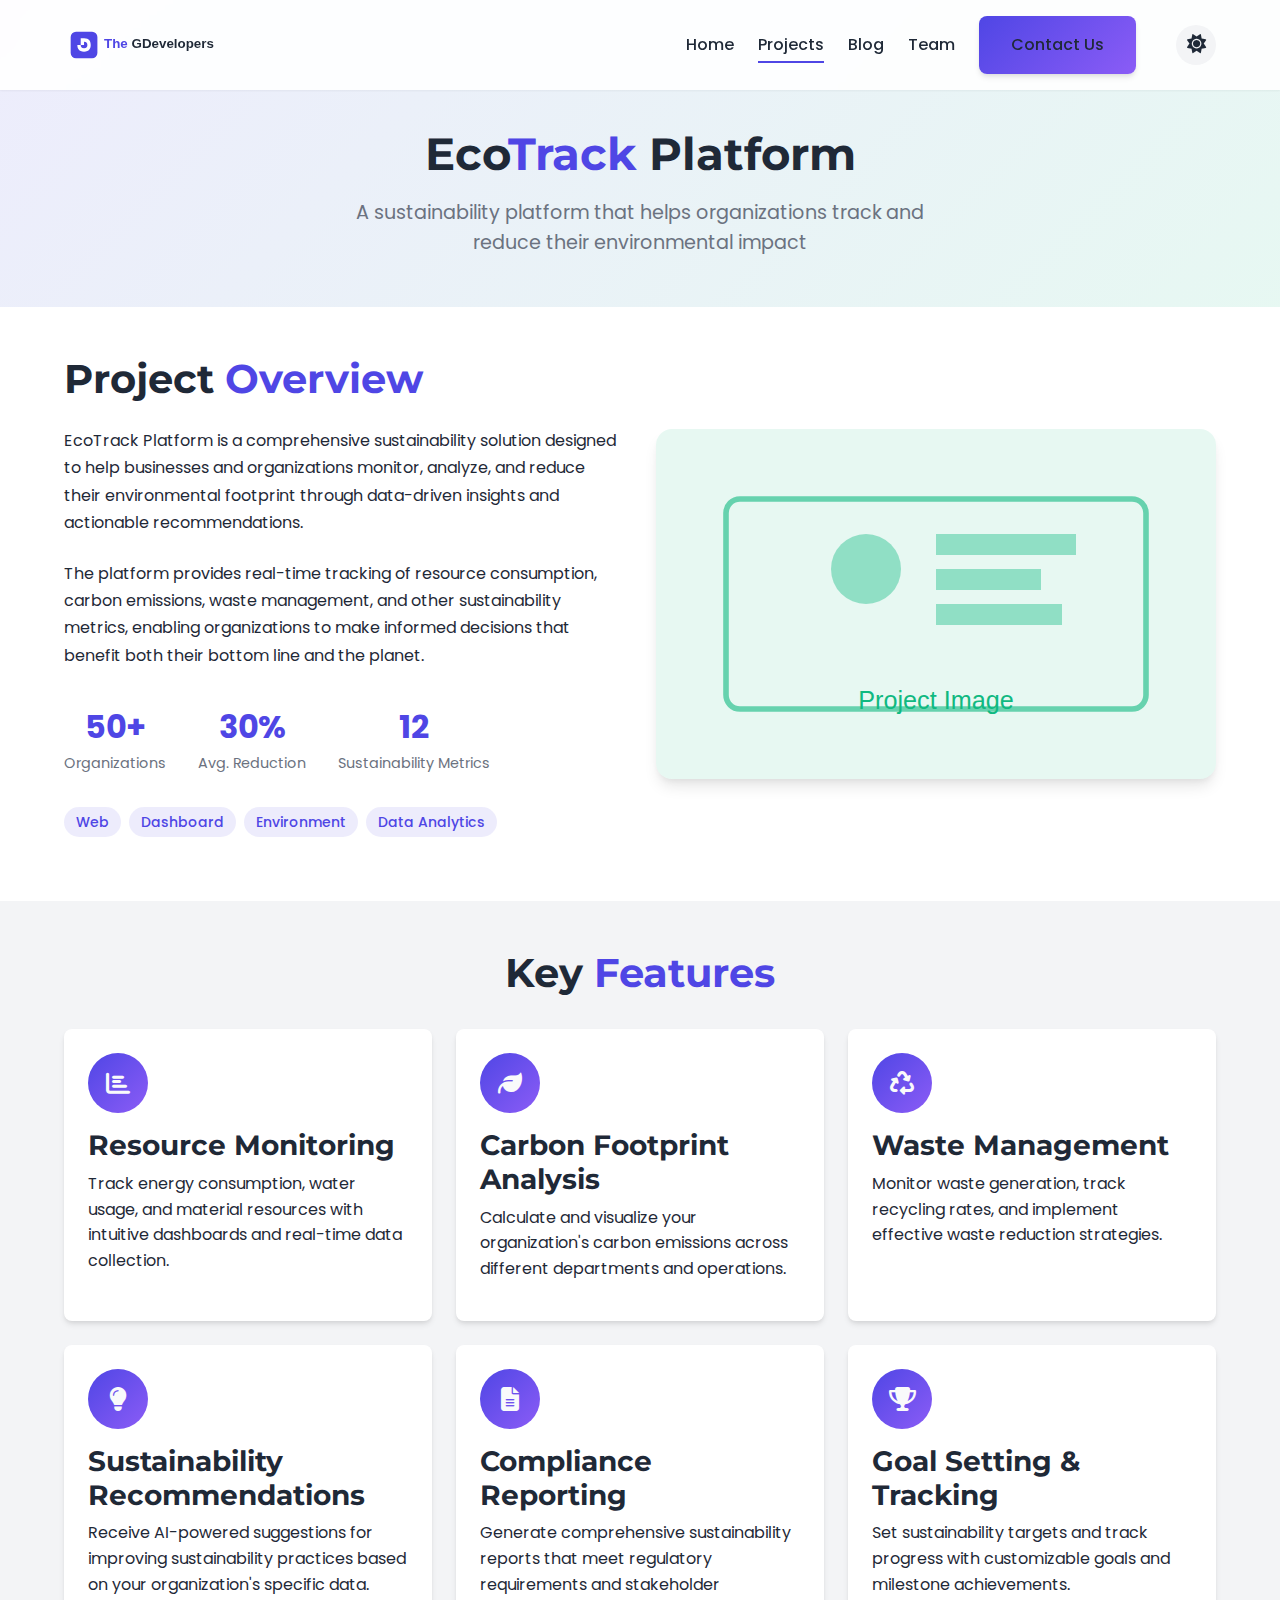
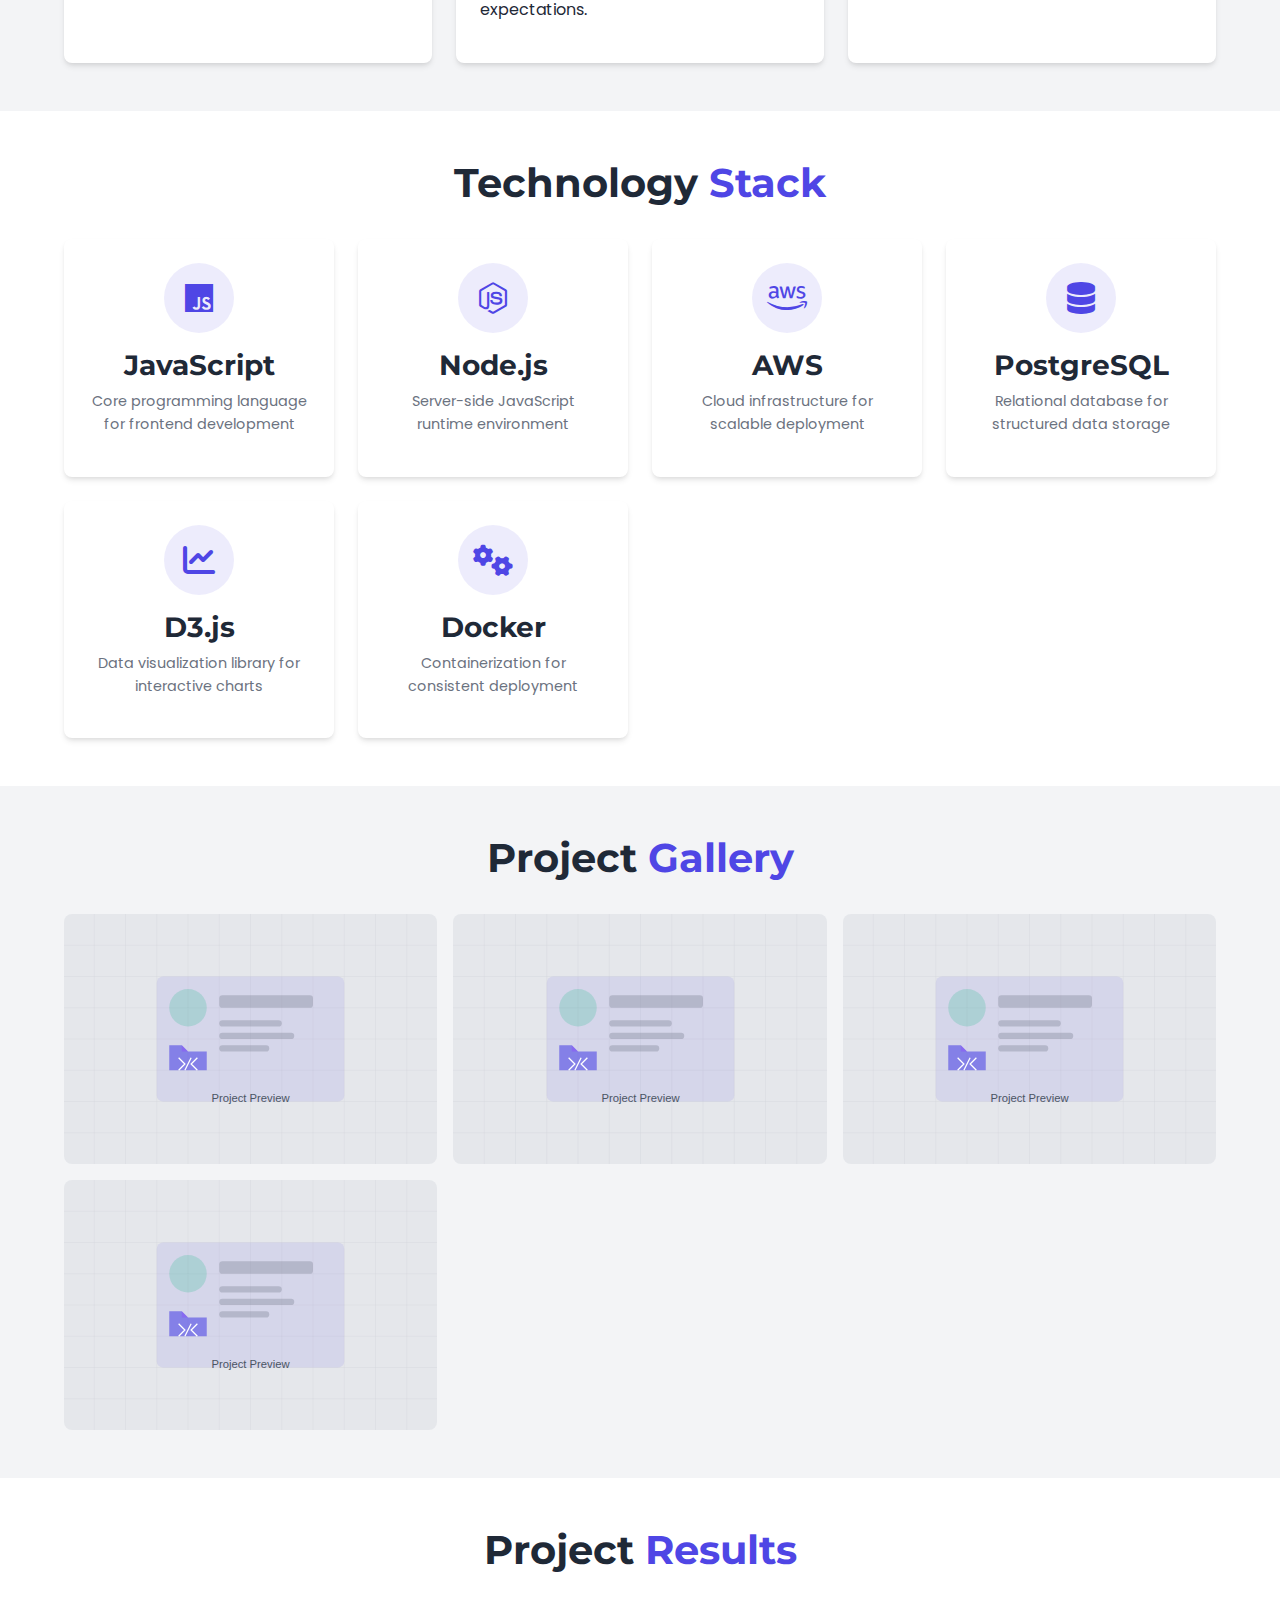
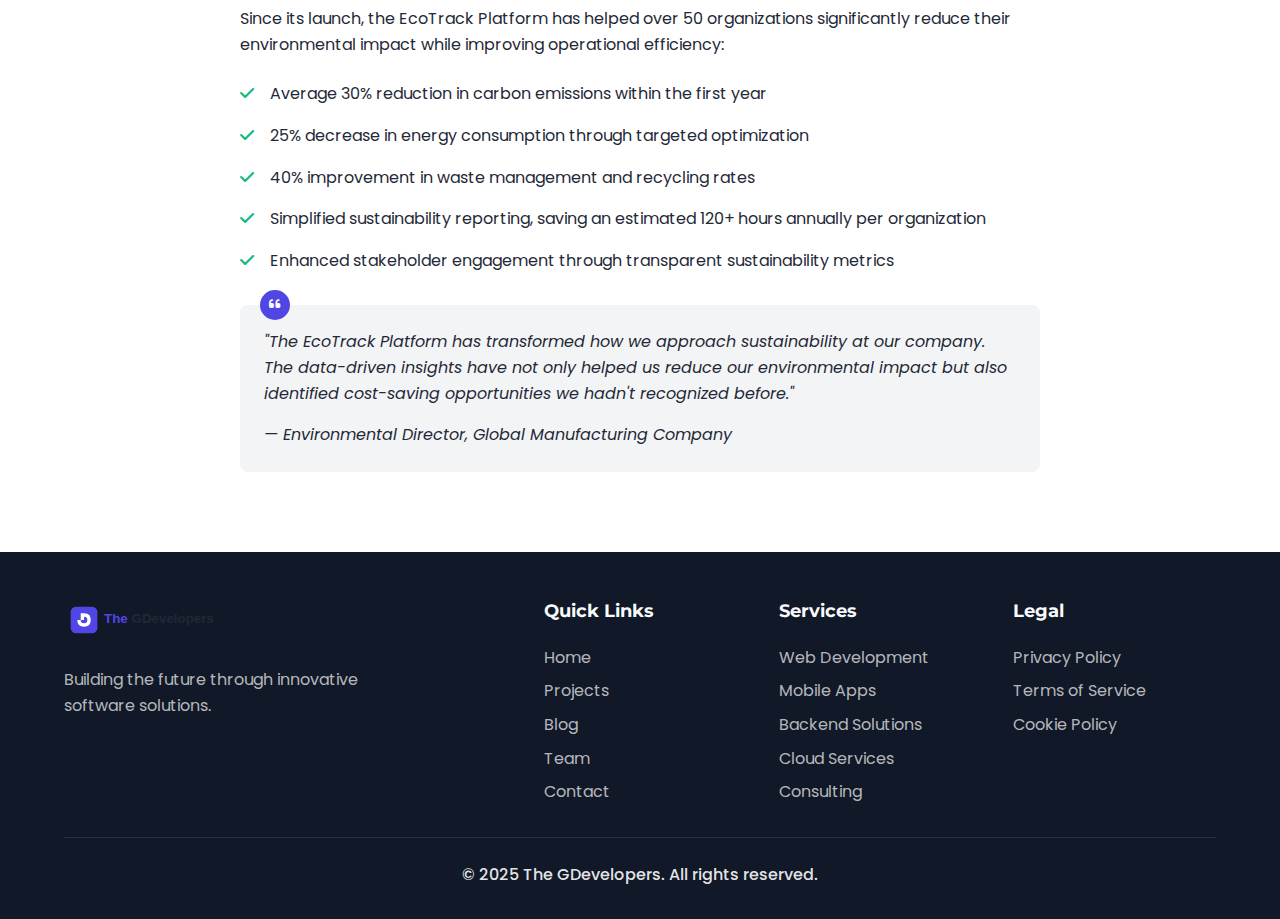
<file: projects/project2.html>
<!DOCTYPE html>
<html lang="en">
<head>
    <meta charset="UTF-8">
    <meta name="viewport" content="width=device-width, initial-scale=1.0">
    <title>EcoTrack Platform - The GDevelopers</title>
    <meta name="description" content="EcoTrack Platform - A sustainability platform that helps organizations track and reduce their environmental impact">
    <link rel="stylesheet" href="../assets/css/style.css">
    <!-- Favicon -->
    <link rel="icon" href="../assets/images/favicon.svg" type="image/svg+xml">
    <link rel="apple-touch-icon" href="../assets/images/favicon.svg">
    <!-- Font Awesome for icons -->
    <link rel="stylesheet" href="https://cdnjs.cloudflare.com/ajax/libs/font-awesome/6.4.0/css/all.min.css">
    <!-- Google Fonts -->
    <link rel="preconnect" href="https://fonts.googleapis.com">
    <link rel="preconnect" href="https://fonts.gstatic.com" crossorigin>
    <link href="https://fonts.googleapis.com/css2?family=Poppins:wght@300;400;500;600;700&family=Montserrat:wght@400;500;600;700&display=swap" rel="stylesheet">
</head>
<body>
    <!-- Header Section -->
    <header class="header">
        <div class="container">
            <nav class="navbar">
                <div class="logo">
                    <a href="../index.html">
                        <img src="../assets/images/logo.svg" alt="The GDevelopers Logo" class="logo-image">
                    </a>
                </div>
                <div class="menu-toggle" id="mobile-menu">
                    <span class="bar"></span>
                    <span class="bar"></span>
                    <span class="bar"></span>
                </div>
                <ul class="nav-menu">
                    <li><a href="../index.html">Home</a></li>
                    <li><a href="../projects/index.html" class="active">Projects</a></li>
                    <li><a href="../blog/index.html">Blog</a></li>
                    <li><a href="../team/index.html">Team</a></li>
                    <li><a href="../index.html#contact" class="btn-primary">Contact Us</a></li>
                    <li>
                        <button id="theme-toggle" class="theme-toggle" aria-label="Toggle dark mode">
                            <i class="fas fa-sun"></i>
                        </button>
                    </li>
                </ul>
            </nav>
        </div>
    </header>

    <!-- Project Header -->
    <section class="page-header">
        <div class="container">
            <h1>Eco<span class="highlight">Track</span> Platform</h1>
            <p>A sustainability platform that helps organizations track and reduce their environmental impact</p>
        </div>
    </section>

    <!-- Project Overview -->
    <section class="project-overview">
        <div class="container">
            <div class="project-overview-grid">
                <div class="project-overview-content">
                    <h2>Project <span class="highlight">Overview</span></h2>
                    <p>EcoTrack Platform is a comprehensive sustainability solution designed to help businesses and organizations monitor, analyze, and reduce their environmental footprint through data-driven insights and actionable recommendations.</p>
                    
                    <p>The platform provides real-time tracking of resource consumption, carbon emissions, waste management, and other sustainability metrics, enabling organizations to make informed decisions that benefit both their bottom line and the planet.</p>
                    
                    <div class="project-stats">
                        <div class="stat-item">
                            <span class="stat-number">50+</span>
                            <span class="stat-label">Organizations</span>
                        </div>
                        <div class="stat-item">
                            <span class="stat-number">30%</span>
                            <span class="stat-label">Avg. Reduction</span>
                        </div>
                        <div class="stat-item">
                            <span class="stat-number">12</span>
                            <span class="stat-label">Sustainability Metrics</span>
                        </div>
                    </div>
                    
                    <div class="project-tags">
                        <span>Web</span>
                        <span>Dashboard</span>
                        <span>Environment</span>
                        <span>Data Analytics</span>
                    </div>
                </div>
                <div class="project-overview-image">
                    <img src="../assets/images/project-placeholder-large.svg" alt="EcoTrack Platform">
                </div>
            </div>
        </div>
    </section>

    <!-- Project Features -->
    <section class="project-features">
        <div class="container">
            <h2 class="section-title">Key <span class="highlight">Features</span></h2>
            <div class="features-grid">
                <div class="feature-card">
                    <div class="feature-icon">
                        <i class="fas fa-chart-bar"></i>
                    </div>
                    <h3>Resource Monitoring</h3>
                    <p>Track energy consumption, water usage, and material resources with intuitive dashboards and real-time data collection.</p>
                </div>
                <div class="feature-card">
                    <div class="feature-icon">
                        <i class="fas fa-leaf"></i>
                    </div>
                    <h3>Carbon Footprint Analysis</h3>
                    <p>Calculate and visualize your organization's carbon emissions across different departments and operations.</p>
                </div>
                <div class="feature-card">
                    <div class="feature-icon">
                        <i class="fas fa-recycle"></i>
                    </div>
                    <h3>Waste Management</h3>
                    <p>Monitor waste generation, track recycling rates, and implement effective waste reduction strategies.</p>
                </div>
                <div class="feature-card">
                    <div class="feature-icon">
                        <i class="fas fa-lightbulb"></i>
                    </div>
                    <h3>Sustainability Recommendations</h3>
                    <p>Receive AI-powered suggestions for improving sustainability practices based on your organization's specific data.</p>
                </div>
                <div class="feature-card">
                    <div class="feature-icon">
                        <i class="fas fa-file-alt"></i>
                    </div>
                    <h3>Compliance Reporting</h3>
                    <p>Generate comprehensive sustainability reports that meet regulatory requirements and stakeholder expectations.</p>
                </div>
                <div class="feature-card">
                    <div class="feature-icon">
                        <i class="fas fa-trophy"></i>
                    </div>
                    <h3>Goal Setting & Tracking</h3>
                    <p>Set sustainability targets and track progress with customizable goals and milestone achievements.</p>
                </div>
            </div>
        </div>
    </section>

    <!-- Technology Stack -->
    <section class="tech-stack">
        <div class="container">
            <h2 class="section-title">Technology <span class="highlight">Stack</span></h2>
            <div class="tech-grid">
                <div class="tech-item">
                    <div class="tech-icon">
                        <i class="fab fa-js"></i>
                    </div>
                    <h3>JavaScript</h3>
                    <p>Core programming language for frontend development</p>
                </div>
                <div class="tech-item">
                    <div class="tech-icon">
                        <i class="fab fa-node-js"></i>
                    </div>
                    <h3>Node.js</h3>
                    <p>Server-side JavaScript runtime environment</p>
                </div>
                <div class="tech-item">
                    <div class="tech-icon">
                        <i class="fab fa-aws"></i>
                    </div>
                    <h3>AWS</h3>
                    <p>Cloud infrastructure for scalable deployment</p>
                </div>
                <div class="tech-item">
                    <div class="tech-icon">
                        <i class="fas fa-database"></i>
                    </div>
                    <h3>PostgreSQL</h3>
                    <p>Relational database for structured data storage</p>
                </div>
                <div class="tech-item">
                    <div class="tech-icon">
                        <i class="fas fa-chart-line"></i>
                    </div>
                    <h3>D3.js</h3>
                    <p>Data visualization library for interactive charts</p>
                </div>
                <div class="tech-item">
                    <div class="tech-icon">
                        <i class="fas fa-cogs"></i>
                    </div>
                    <h3>Docker</h3>
                    <p>Containerization for consistent deployment</p>
                </div>
            </div>
        </div>
    </section>

    <!-- Project Gallery -->
    <section class="project-gallery">
        <div class="container">
            <h2 class="section-title">Project <span class="highlight">Gallery</span></h2>
            <div class="gallery-grid">
                <div class="gallery-item">
                    <img src="../assets/images/project-placeholder.svg" alt="EcoTrack Dashboard">
                    <div class="gallery-caption">Main dashboard showing key sustainability metrics</div>
                </div>
                <div class="gallery-item">
                    <img src="../assets/images/project-placeholder.svg" alt="Carbon Footprint Analysis">
                    <div class="gallery-caption">Carbon footprint analysis visualization</div>
                </div>
                <div class="gallery-item">
                    <img src="../assets/images/project-placeholder.svg" alt="Resource Usage Tracking">
                    <div class="gallery-caption">Resource usage tracking interface</div>
                </div>
                <div class="gallery-item">
                    <img src="../assets/images/project-placeholder.svg" alt="Sustainability Reports">
                    <div class="gallery-caption">Customizable sustainability reporting tools</div>
                </div>
            </div>
        </div>
    </section>

    <!-- Project Results -->
    <section class="project-results">
        <div class="container">
            <h2 class="section-title">Project <span class="highlight">Results</span></h2>
            <div class="results-content">
                <p>Since its launch, the EcoTrack Platform has helped over 50 organizations significantly reduce their environmental impact while improving operational efficiency:</p>
                
                <ul class="results-list">
                    <li>Average 30% reduction in carbon emissions within the first year</li>
                    <li>25% decrease in energy consumption through targeted optimization</li>
                    <li>40% improvement in waste management and recycling rates</li>
                    <li>Simplified sustainability reporting, saving an estimated 120+ hours annually per organization</li>
                    <li>Enhanced stakeholder engagement through transparent sustainability metrics</li>
                </ul>
                
                <blockquote class="testimonial">
                    <p>"The EcoTrack Platform has transformed how we approach sustainability at our company. The data-driven insights have not only helped us reduce our environmental impact but also identified cost-saving opportunities we hadn't recognized before."</p>
                    <cite>— Environmental Director, Global Manufacturing Company</cite>
                </blockquote>
            </div>
        </div>
    </section>

    <!-- Footer -->
    <footer class="footer">
        <div class="container">
            <div class="footer-content">
                <div class="footer-logo">
                    <a href="../index.html">
                        <img src="../assets/images/logo.svg" alt="The GDevelopers Logo" class="logo-image">
                    </a>
                    <p>Building the future through innovative software solutions.</p>
                </div>
                <div class="footer-links">
                    <div class="footer-links-column">
                        <h3>Quick Links</h3>
                        <ul>
                            <li><a href="../index.html">Home</a></li>
                            <li><a href="../projects/index.html">Projects</a></li>
                            <li><a href="../blog/index.html">Blog</a></li>
                            <li><a href="../team/index.html">Team</a></li>
                            <li><a href="../index.html#contact">Contact</a></li>
                        </ul>
                    </div>
                    <div class="footer-links-column">
                        <h3>Services</h3>
                        <ul>
                            <li><a href="#">Web Development</a></li>
                            <li><a href="#">Mobile Apps</a></li>
                            <li><a href="#">Backend Solutions</a></li>
                            <li><a href="#">Cloud Services</a></li>
                            <li><a href="#">Consulting</a></li>
                        </ul>
                    </div>
                    <div class="footer-links-column">
                        <h3>Legal</h3>
                        <ul>
                            <li><a href="../privacy-policy.html">Privacy Policy</a></li>
                            <li><a href="../terms-of-service.html">Terms of Service</a></li>
                            <li><a href="../cookie-policy.html">Cookie Policy</a></li>
                        </ul>
                    </div>
                </div>
            </div>
            <div class="footer-bottom">
                <p>&copy; 2025 The GDevelopers. All rights reserved.</p>
            </div>
        </div>
    </footer>

    <!-- Back to Top Button -->
    <a href="#" id="back-to-top" title="Back to Top"><i class="fas fa-arrow-up"></i></a>

    <!-- JavaScript -->
    <script src="../assets/js/main.js"></script>
</body>
</html>
</file>
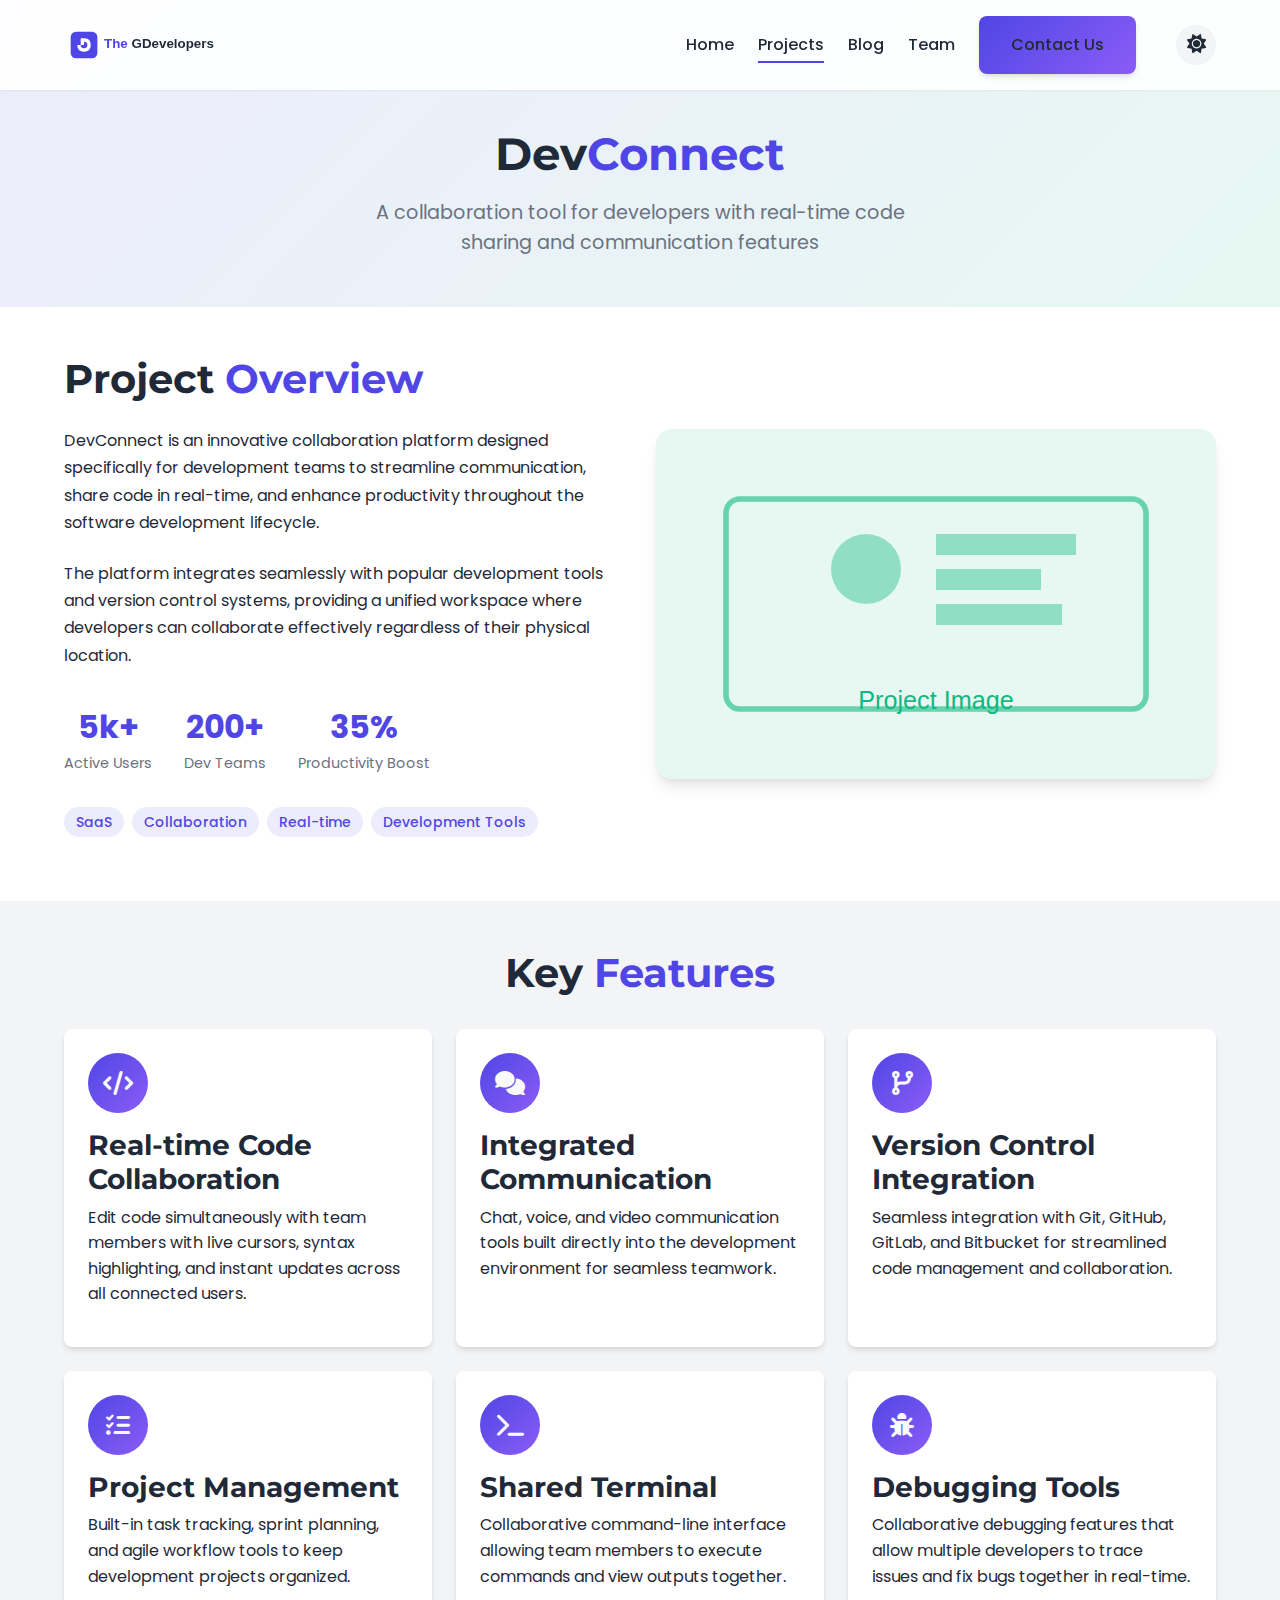
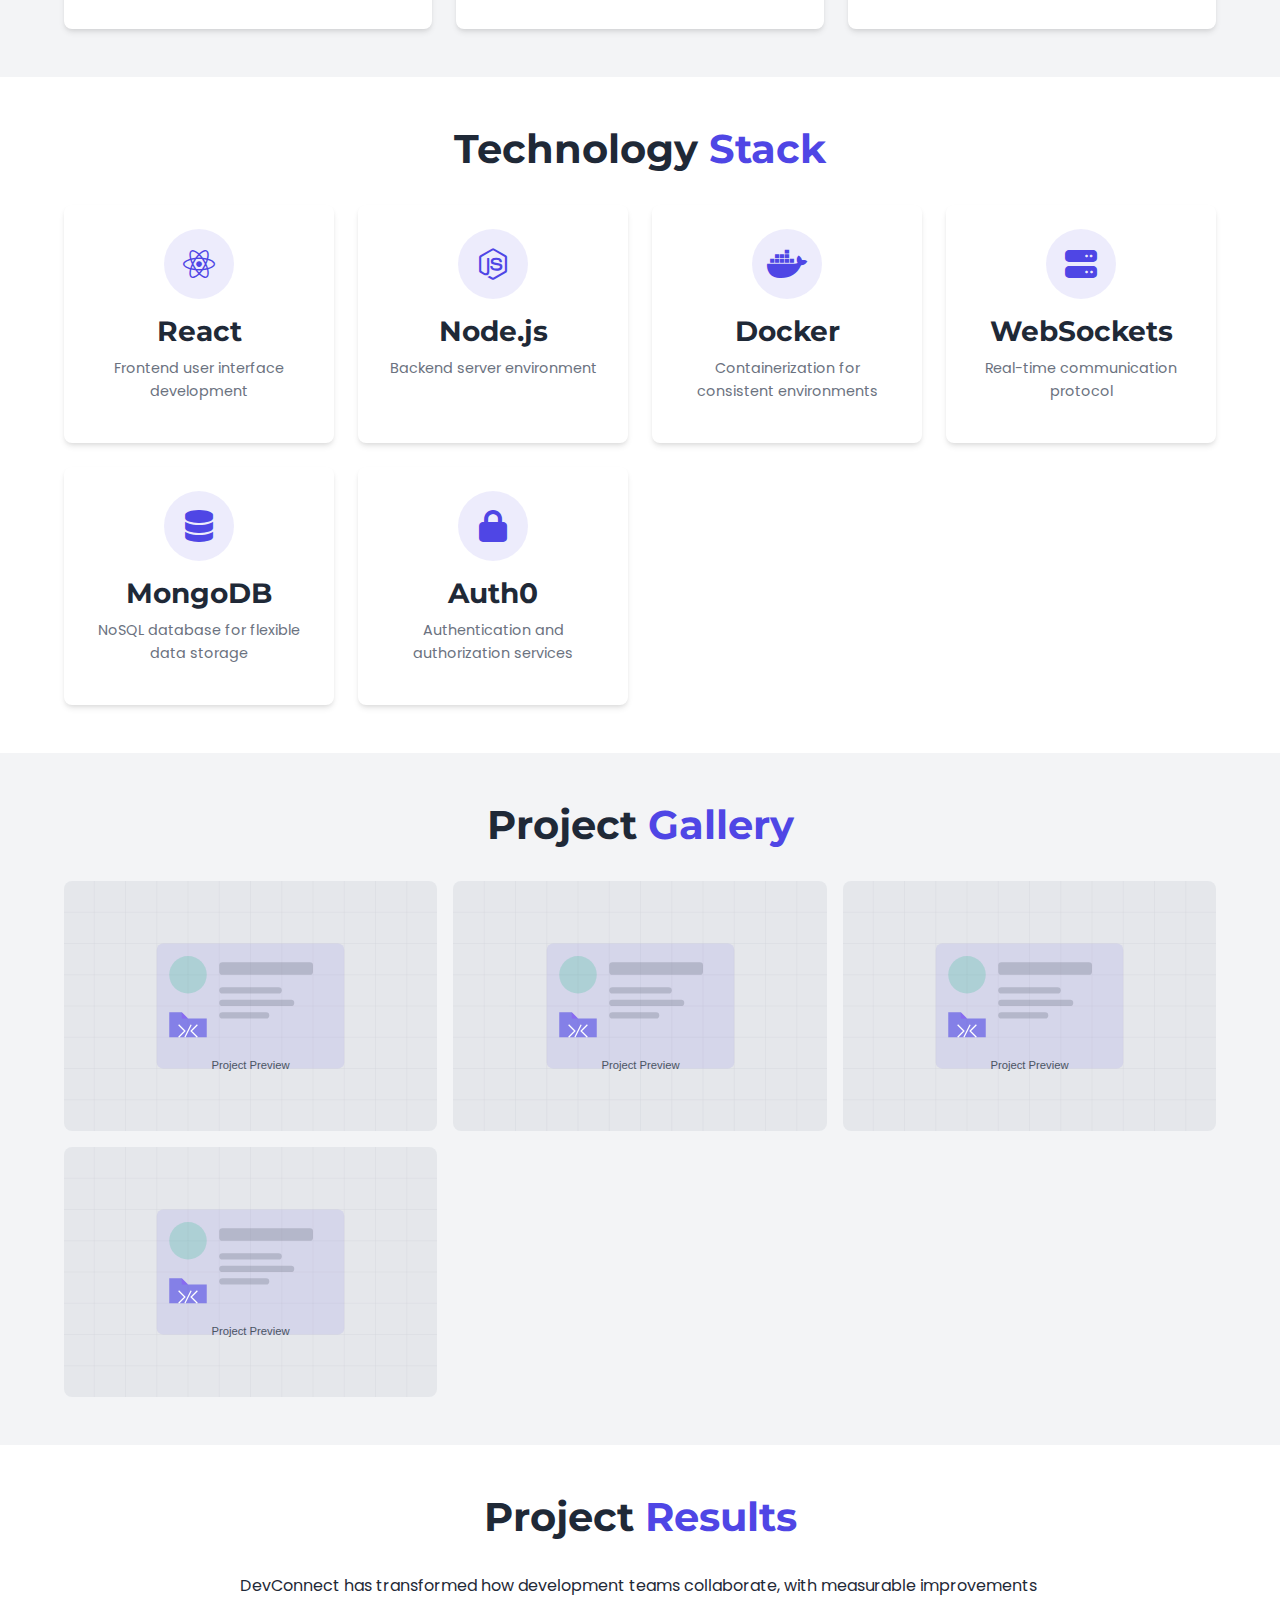
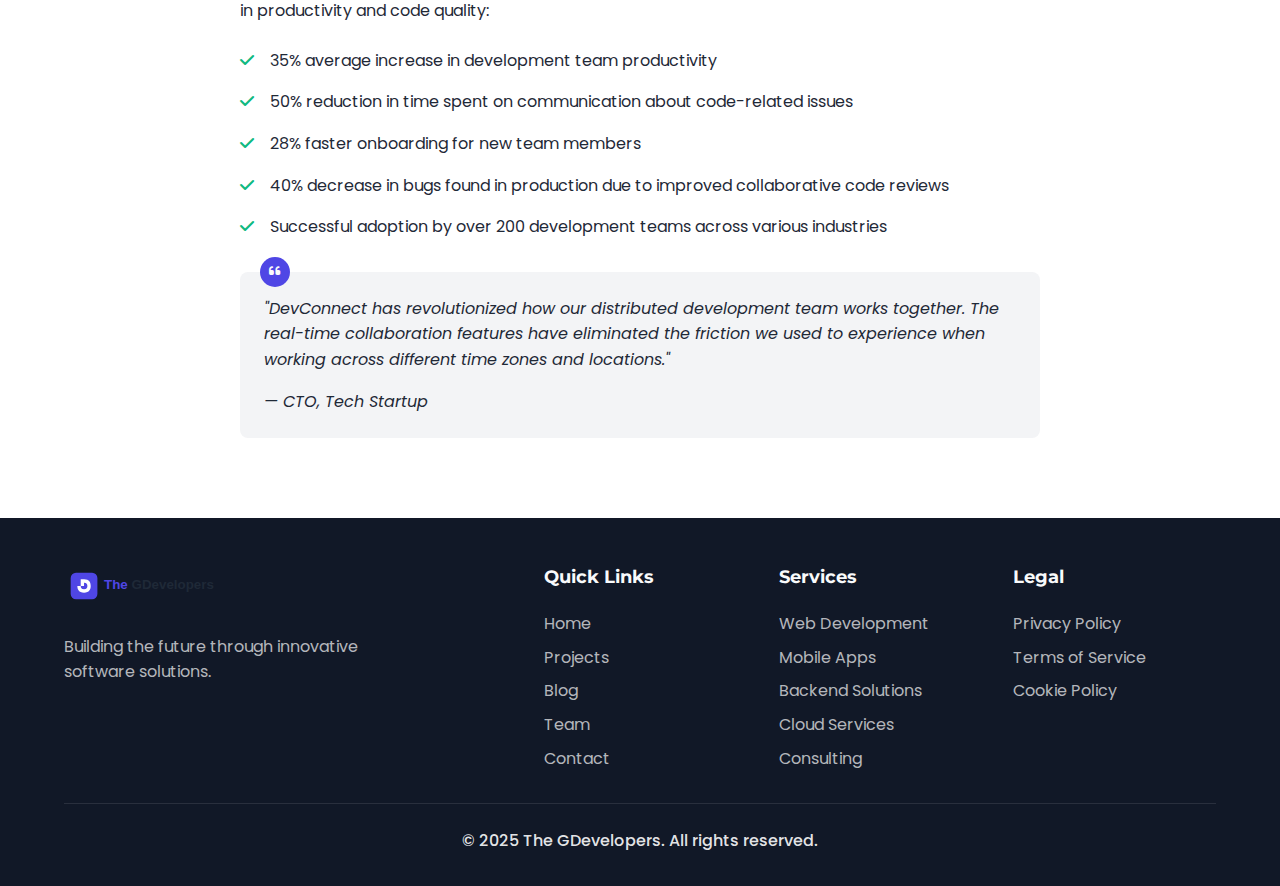
<file: projects/project3.html>
<!DOCTYPE html>
<html lang="en">
<head>
    <meta charset="UTF-8">
    <meta name="viewport" content="width=device-width, initial-scale=1.0">
    <title>DevConnect - The GDevelopers</title>
    <meta name="description" content="DevConnect - A collaboration tool for developers with real-time code sharing and communication features">
    <link rel="stylesheet" href="../assets/css/style.css">
    <!-- Favicon -->
    <link rel="icon" href="../assets/images/favicon.svg" type="image/svg+xml">
    <link rel="apple-touch-icon" href="../assets/images/favicon.svg">
    <!-- Font Awesome for icons -->
    <link rel="stylesheet" href="https://cdnjs.cloudflare.com/ajax/libs/font-awesome/6.4.0/css/all.min.css">
    <!-- Google Fonts -->
    <link rel="preconnect" href="https://fonts.googleapis.com">
    <link rel="preconnect" href="https://fonts.gstatic.com" crossorigin>
    <link href="https://fonts.googleapis.com/css2?family=Poppins:wght@300;400;500;600;700&family=Montserrat:wght@400;500;600;700&display=swap" rel="stylesheet">
</head>
<body>
    <!-- Header Section -->
    <header class="header">
        <div class="container">
            <nav class="navbar">
                <div class="logo">
                    <a href="../index.html">
                        <img src="../assets/images/logo.svg" alt="The GDevelopers Logo" class="logo-image">
                    </a>
                </div>
                <div class="menu-toggle" id="mobile-menu">
                    <span class="bar"></span>
                    <span class="bar"></span>
                    <span class="bar"></span>
                </div>
                <ul class="nav-menu">
                    <li><a href="../index.html">Home</a></li>
                    <li><a href="../projects/index.html" class="active">Projects</a></li>
                    <li><a href="../blog/index.html">Blog</a></li>
                    <li><a href="../team/index.html">Team</a></li>
                    <li><a href="../index.html#contact" class="btn-primary">Contact Us</a></li>
                    <li>
                        <button id="theme-toggle" class="theme-toggle" aria-label="Toggle dark mode">
                            <i class="fas fa-sun"></i>
                        </button>
                    </li>
                </ul>
            </nav>
        </div>
    </header>

    <!-- Project Header -->
    <section class="page-header">
        <div class="container">
            <h1>Dev<span class="highlight">Connect</span></h1>
            <p>A collaboration tool for developers with real-time code sharing and communication features</p>
        </div>
    </section>

    <!-- Project Overview -->
    <section class="project-overview">
        <div class="container">
            <div class="project-overview-grid">
                <div class="project-overview-content">
                    <h2>Project <span class="highlight">Overview</span></h2>
                    <p>DevConnect is an innovative collaboration platform designed specifically for development teams to streamline communication, share code in real-time, and enhance productivity throughout the software development lifecycle.</p>
                    
                    <p>The platform integrates seamlessly with popular development tools and version control systems, providing a unified workspace where developers can collaborate effectively regardless of their physical location.</p>
                    
                    <div class="project-stats">
                        <div class="stat-item">
                            <span class="stat-number">5k+</span>
                            <span class="stat-label">Active Users</span>
                        </div>
                        <div class="stat-item">
                            <span class="stat-number">200+</span>
                            <span class="stat-label">Dev Teams</span>
                        </div>
                        <div class="stat-item">
                            <span class="stat-number">35%</span>
                            <span class="stat-label">Productivity Boost</span>
                        </div>
                    </div>
                    
                    <div class="project-tags">
                        <span>SaaS</span>
                        <span>Collaboration</span>
                        <span>Real-time</span>
                        <span>Development Tools</span>
                    </div>
                </div>
                <div class="project-overview-image">
                    <img src="../assets/images/project-placeholder-large.svg" alt="DevConnect Platform">
                </div>
            </div>
        </div>
    </section>

    <!-- Project Features -->
    <section class="project-features">
        <div class="container">
            <h2 class="section-title">Key <span class="highlight">Features</span></h2>
            <div class="features-grid">
                <div class="feature-card">
                    <div class="feature-icon">
                        <i class="fas fa-code"></i>
                    </div>
                    <h3>Real-time Code Collaboration</h3>
                    <p>Edit code simultaneously with team members with live cursors, syntax highlighting, and instant updates across all connected users.</p>
                </div>
                <div class="feature-card">
                    <div class="feature-icon">
                        <i class="fas fa-comments"></i>
                    </div>
                    <h3>Integrated Communication</h3>
                    <p>Chat, voice, and video communication tools built directly into the development environment for seamless teamwork.</p>
                </div>
                <div class="feature-card">
                    <div class="feature-icon">
                        <i class="fas fa-code-branch"></i>
                    </div>
                    <h3>Version Control Integration</h3>
                    <p>Seamless integration with Git, GitHub, GitLab, and Bitbucket for streamlined code management and collaboration.</p>
                </div>
                <div class="feature-card">
                    <div class="feature-icon">
                        <i class="fas fa-tasks"></i>
                    </div>
                    <h3>Project Management</h3>
                    <p>Built-in task tracking, sprint planning, and agile workflow tools to keep development projects organized.</p>
                </div>
                <div class="feature-card">
                    <div class="feature-icon">
                        <i class="fas fa-terminal"></i>
                    </div>
                    <h3>Shared Terminal</h3>
                    <p>Collaborative command-line interface allowing team members to execute commands and view outputs together.</p>
                </div>
                <div class="feature-card">
                    <div class="feature-icon">
                        <i class="fas fa-bug"></i>
                    </div>
                    <h3>Debugging Tools</h3>
                    <p>Collaborative debugging features that allow multiple developers to trace issues and fix bugs together in real-time.</p>
                </div>
            </div>
        </div>
    </section>

    <!-- Technology Stack -->
    <section class="tech-stack">
        <div class="container">
            <h2 class="section-title">Technology <span class="highlight">Stack</span></h2>
            <div class="tech-grid">
                <div class="tech-item">
                    <div class="tech-icon">
                        <i class="fab fa-react"></i>
                    </div>
                    <h3>React</h3>
                    <p>Frontend user interface development</p>
                </div>
                <div class="tech-item">
                    <div class="tech-icon">
                        <i class="fab fa-node-js"></i>
                    </div>
                    <h3>Node.js</h3>
                    <p>Backend server environment</p>
                </div>
                <div class="tech-item">
                    <div class="tech-icon">
                        <i class="fab fa-docker"></i>
                    </div>
                    <h3>Docker</h3>
                    <p>Containerization for consistent environments</p>
                </div>
                <div class="tech-item">
                    <div class="tech-icon">
                        <i class="fas fa-server"></i>
                    </div>
                    <h3>WebSockets</h3>
                    <p>Real-time communication protocol</p>
                </div>
                <div class="tech-item">
                    <div class="tech-icon">
                        <i class="fas fa-database"></i>
                    </div>
                    <h3>MongoDB</h3>
                    <p>NoSQL database for flexible data storage</p>
                </div>
                <div class="tech-item">
                    <div class="tech-icon">
                        <i class="fas fa-lock"></i>
                    </div>
                    <h3>Auth0</h3>
                    <p>Authentication and authorization services</p>
                </div>
            </div>
        </div>
    </section>

    <!-- Project Gallery -->
    <section class="project-gallery">
        <div class="container">
            <h2 class="section-title">Project <span class="highlight">Gallery</span></h2>
            <div class="gallery-grid">
                <div class="gallery-item">
                    <img src="../assets/images/project-placeholder.svg" alt="DevConnect Code Editor">
                    <div class="gallery-caption">Collaborative code editor with multiple cursors</div>
                </div>
                <div class="gallery-item">
                    <img src="../assets/images/project-placeholder.svg" alt="DevConnect Communication">
                    <div class="gallery-caption">Integrated team communication interface</div>
                </div>
                <div class="gallery-item">
                    <img src="../assets/images/project-placeholder.svg" alt="DevConnect Project Management">
                    <div class="gallery-caption">Project management and task tracking dashboard</div>
                </div>
                <div class="gallery-item">
                    <img src="../assets/images/project-placeholder.svg" alt="DevConnect Mobile View">
                    <div class="gallery-caption">Mobile companion app for on-the-go collaboration</div>
                </div>
            </div>
        </div>
    </section>

    <!-- Project Results -->
    <section class="project-results">
        <div class="container">
            <h2 class="section-title">Project <span class="highlight">Results</span></h2>
            <div class="results-content">
                <p>DevConnect has transformed how development teams collaborate, with measurable improvements in productivity and code quality:</p>
                
                <ul class="results-list">
                    <li>35% average increase in development team productivity</li>
                    <li>50% reduction in time spent on communication about code-related issues</li>
                    <li>28% faster onboarding for new team members</li>
                    <li>40% decrease in bugs found in production due to improved collaborative code reviews</li>
                    <li>Successful adoption by over 200 development teams across various industries</li>
                </ul>
                
                <blockquote class="testimonial">
                    <p>"DevConnect has revolutionized how our distributed development team works together. The real-time collaboration features have eliminated the friction we used to experience when working across different time zones and locations."</p>
                    <cite>— CTO, Tech Startup</cite>
                </blockquote>
            </div>
        </div>
    </section>

    <!-- Footer -->
    <footer class="footer">
        <div class="container">
            <div class="footer-content">
                <div class="footer-logo">
                    <a href="../index.html">
                        <img src="../assets/images/logo.svg" alt="The GDevelopers Logo" class="logo-image">
                    </a>
                    <p>Building the future through innovative software solutions.</p>
                </div>
                <div class="footer-links">
                    <div class="footer-links-column">
                        <h3>Quick Links</h3>
                        <ul>
                            <li><a href="../index.html">Home</a></li>
                            <li><a href="../projects/index.html">Projects</a></li>
                            <li><a href="../blog/index.html">Blog</a></li>
                            <li><a href="../team/index.html">Team</a></li>
                            <li><a href="../index.html#contact">Contact</a></li>
                        </ul>
                    </div>
                    <div class="footer-links-column">
                        <h3>Services</h3>
                        <ul>
                            <li><a href="#">Web Development</a></li>
                            <li><a href="#">Mobile Apps</a></li>
                            <li><a href="#">Backend Solutions</a></li>
                            <li><a href="#">Cloud Services</a></li>
                            <li><a href="#">Consulting</a></li>
                        </ul>
                    </div>
                    <div class="footer-links-column">
                        <h3>Legal</h3>
                        <ul>
                            <li><a href="../privacy-policy.html">Privacy Policy</a></li>
                            <li><a href="../terms-of-service.html">Terms of Service</a></li>
                            <li><a href="../cookie-policy.html">Cookie Policy</a></li>
                        </ul>
                    </div>
                </div>
            </div>
            <div class="footer-bottom">
                <p>&copy; 2025 The GDevelopers. All rights reserved.</p>
            </div>
        </div>
    </footer>

    <!-- Back to Top Button -->
    <a href="#" id="back-to-top" title="Back to Top"><i class="fas fa-arrow-up"></i></a>

    <!-- JavaScript -->
    <script src="../assets/js/main.js"></script>
</body>
</html>
</file>
<file: assets/css/style.css>
/* 
   The GDevelopers - Main Stylesheet
   A modern, responsive design for a developer community website
*/

/* ===== VARIABLES ===== */
:root {
    /* Main colors */
    --primary-color: #4f46e5;
    --primary-dark: #4338ca;
    --primary-light: #818cf8;
    --secondary-color: #10b981;
    --secondary-dark: #059669;
    
    /* Text colors */
    --text-dark: #1f2937;
    --text-light: #f9fafb;
    --text-gray: #6b7280;
    
    /* Background colors */
    --bg-light: #ffffff;
    --bg-dark: #111827;
    --bg-gray: #f3f4f6;
    
    /* Accents */
    --accent-purple: #8b5cf6;
    --accent-blue: #3b82f6;
    --accent-green: #10b981;
    
    /* Gradients */
    --gradient-primary: linear-gradient(135deg, var(--primary-color), var(--accent-purple));
    --gradient-secondary: linear-gradient(135deg, var(--secondary-color), var(--accent-blue));
    
    /* Shadows */
    --shadow-sm: 0 1px 2px rgba(0, 0, 0, 0.05);
    --shadow-md: 0 4px 6px -1px rgba(0, 0, 0, 0.1), 0 2px 4px -1px rgba(0, 0, 0, 0.06);
    --shadow-lg: 0 10px 15px -3px rgba(0, 0, 0, 0.1), 0 4px 6px -2px rgba(0, 0, 0, 0.05);
    --shadow-xl: 0 20px 25px -5px rgba(0, 0, 0, 0.1), 0 10px 10px -5px rgba(0, 0, 0, 0.04);
    
    /* Typography */
    --font-primary: 'Poppins', sans-serif;
    --font-secondary: 'Montserrat', sans-serif;
    
    /* Spacing */
    --spacing-xs: 0.25rem;  /* 4px */
    --spacing-sm: 0.5rem;   /* 8px */
    --spacing-md: 1rem;     /* 16px */
    --spacing-lg: 1.5rem;   /* 24px */
    --spacing-xl: 2rem;     /* 32px */
    --spacing-2xl: 3rem;    /* 48px */
    --spacing-3xl: 4rem;    /* 64px */
    
    /* Border radius */
    --radius-sm: 0.25rem;   /* 4px */
    --radius-md: 0.5rem;    /* 8px */
    --radius-lg: 1rem;      /* 16px */
    --radius-full: 9999px;  /* Full rounded */
    
    /* Transitions */
    --transition-fast: 0.2s ease;
    --transition-normal: 0.3s ease;
    --transition-slow: 0.5s ease;
}

/* Dark Mode Variables */
[data-theme="dark"] {
    --primary-color: #6366f1;
    --primary-dark: #4f46e5;
    --primary-light: #a5b4fc;
    --secondary-color: #10b981;
    --secondary-dark: #059669;
    
    /* Text colors */
    --text-dark: #f9fafb;
    --text-light: #1f2937;
    --text-gray: #9ca3af;
    
    /* Background colors */
    --bg-light: #1f2937;
    --bg-dark: #111827;
    --bg-gray: #374151;
    
    /* Shadows */
    --shadow-sm: 0 1px 2px rgba(0, 0, 0, 0.3);
    --shadow-md: 0 4px 6px -1px rgba(0, 0, 0, 0.3), 0 2px 4px -1px rgba(0, 0, 0, 0.2);
    --shadow-lg: 0 10px 15px -3px rgba(0, 0, 0, 0.3), 0 4px 6px -2px rgba(0, 0, 0, 0.2);
    --shadow-xl: 0 20px 25px -5px rgba(0, 0, 0, 0.3), 0 10px 10px -5px rgba(0, 0, 0, 0.2);
}

/* ===== RESET & BASE STYLES ===== */
* {
    margin: 0;
    padding: 0;
    box-sizing: border-box;
}

html {
    scroll-behavior: smooth;
    font-size: 16px;
}

body {
    font-family: var(--font-primary);
    color: var(--text-dark);
    background-color: var(--bg-light);
    line-height: 1.6;
    overflow-x: hidden;
    transition: background-color var(--transition-normal), color var(--transition-normal);
}

a {
    text-decoration: none;
    color: var(--primary-color);
    transition: color var(--transition-fast);
}

a:hover {
    color: var(--primary-dark);
}

ul {
    list-style: none;
}

img {
    max-width: 100%;
    height: auto;
}

button, input, textarea {
    font-family: var(--font-primary);
}

section {
    padding: var(--spacing-2xl) 0;
}

.container {
    width: 100%;
    max-width: 1200px;
    margin: 0 auto;
    padding: 0 var(--spacing-lg);
}

.highlight {
    color: var(--primary-color);
}

/* ===== TYPOGRAPHY ===== */
h1, h2, h3, h4, h5, h6 {
    font-family: var(--font-secondary);
    font-weight: 700;
    line-height: 1.2;
    margin-bottom: var(--spacing-md);
}

h1 {
    font-size: 3rem;
}

h2 {
    font-size: 2.5rem;
}

h3 {
    font-size: 1.75rem;
}

h4 {
    font-size: 1.5rem;
}

p {
    margin-bottom: var(--spacing-md);
}

/* ===== BUTTONS ===== */
.btn-primary, .btn-secondary, .btn-tertiary {
    display: inline-block;
    padding: var(--spacing-md) var(--spacing-xl);
    border-radius: var(--radius-md);
    font-weight: 600;
    text-align: center;
    cursor: pointer;
    transition: all var(--transition-normal);
    border: none;
    outline: none;
}

.btn-primary {
    background: var(--gradient-primary);
    color: var(--text-light);
    box-shadow: var(--shadow-md);
}

.btn-primary:hover {
    background: linear-gradient(135deg, var(--primary-dark), var(--accent-purple));
    transform: translateY(-2px);
    box-shadow: var(--shadow-lg);
    color: var(--text-light);
}

.btn-secondary {
    background-color: transparent;
    border: 2px solid var(--primary-color);
    color: var(--primary-color);
}

.btn-secondary:hover {
    background-color: var(--primary-color);
    color: var(--text-light);
    transform: translateY(-2px);
}

.btn-tertiary {
    background-color: transparent;
    color: var(--primary-color);
    padding: var(--spacing-sm) var(--spacing-md);
    font-weight: 500;
}

.btn-tertiary:hover {
    background-color: rgba(79, 70, 229, 0.1);
}

.cta-buttons {
    display: flex;
    gap: var(--spacing-md);
    margin-top: var(--spacing-lg);
}

.cta-center {
    text-align: center;
    margin-top: var(--spacing-xl);
}

/* ===== HEADER & NAVIGATION ===== */
.header {
    position: fixed;
    top: 0;
    left: 0;
    width: 100%;
    background-color: rgba(255, 255, 255, 0.9);
    backdrop-filter: blur(8px);
    z-index: 1000;
    box-shadow: var(--shadow-sm);
    transition: all var(--transition-normal);
}

[data-theme="dark"] .header {
    background-color: rgba(31, 41, 55, 0.9);
}

.header.scrolled {
    box-shadow: var(--shadow-md);
}

/* Theme Toggle */
.theme-toggle {
    display: flex;
    align-items: center;
    justify-content: center;
    width: 40px;
    height: 40px;
    border-radius: var(--radius-full);
    background-color: var(--bg-gray);
    color: var(--text-dark);
    cursor: pointer;
    transition: all var(--transition-normal);
    border: none;
    outline: none;
    position: relative;
    margin-left: var(--spacing-md);
}

.theme-toggle:hover {
    background-color: var(--primary-light);
    color: var(--text-light);
}

.theme-toggle i {
    font-size: 1.2rem;
    transition: transform var(--transition-normal);
}

.theme-toggle:hover i {
    transform: rotate(30deg);
}

/* Page Header Styles */
.page-header {
    padding: 8rem 0 3rem;
    background: linear-gradient(135deg, rgba(79, 70, 229, 0.1), rgba(16, 185, 129, 0.1));
    text-align: center;
    position: relative;
}

[data-theme="dark"] .page-header {
    background: linear-gradient(135deg, rgba(79, 70, 229, 0.2), rgba(16, 185, 129, 0.2));
}

.page-header h1 {
    margin-bottom: var(--spacing-md);
    font-size: 2.8rem;
}

.page-header p {
    font-size: 1.2rem;
    color: var(--text-gray);
    max-width: 600px;
    margin: 0 auto;
}

/* Project Categories */
.project-categories {
    padding: var(--spacing-lg) 0;
    background-color: var(--bg-light);
    border-bottom: 1px solid var(--bg-gray);
}

.categories-list {
    display: flex;
    flex-wrap: wrap;
    justify-content: center;
    gap: var(--spacing-md);
}

.category-tag {
    padding: 0.5rem 1rem;
    background-color: var(--bg-gray);
    border-radius: var(--radius-full);
    color: var(--text-gray);
    font-size: 0.9rem;
    font-weight: 500;
    transition: all var(--transition-normal);
}

.category-tag:hover, 
.category-tag.active {
    background-color: var(--primary-color);
    color: var(--text-light);
}

/* Featured Project */
.featured-project {
    padding: var(--spacing-2xl) 0;
    background-color: var(--bg-light);
}

.featured-project-card {
    display: grid;
    grid-template-columns: 1fr 1fr;
    gap: var(--spacing-xl);
    align-items: center;
    background: var(--bg-gray);
    border-radius: var(--radius-lg);
    overflow: hidden;
    box-shadow: var(--shadow-md);
}

.featured-project-content {
    padding: var(--spacing-xl);
}

.featured-tag {
    display: inline-block;
    padding: 0.25rem 0.75rem;
    background-color: var(--primary-color);
    color: var(--text-light);
    border-radius: var(--radius-full);
    font-size: 0.8rem;
    font-weight: 600;
    margin-bottom: var(--spacing-md);
}

.featured-project-content h2 {
    margin-bottom: var(--spacing-md);
    font-size: 2rem;
}

.project-description {
    margin-bottom: var(--spacing-lg);
    color: var(--text-gray);
}

.project-highlights {
    display: grid;
    grid-template-columns: repeat(3, 1fr);
    gap: var(--spacing-md);
    margin-bottom: var(--spacing-lg);
}

.highlight-item {
    display: flex;
    align-items: flex-start;
    gap: var(--spacing-sm);
}

.highlight-icon {
    width: 40px;
    height: 40px;
    background-color: rgba(79, 70, 229, 0.1);
    border-radius: 50%;
    display: flex;
    align-items: center;
    justify-content: center;
    color: var(--primary-color);
    font-size: 1.2rem;
}

.highlight-text h4 {
    font-size: 1rem;
    margin-bottom: 0.25rem;
}

.highlight-text p {
    font-size: 0.9rem;
    color: var(--text-gray);
    margin-bottom: 0;
}

.project-cta {
    display: flex;
    gap: var(--spacing-md);
    margin-top: var(--spacing-lg);
}

.featured-project-image {
    height: 100%;
    overflow: hidden;
}

.featured-project-image img {
    width: 100%;
    height: 100%;
    object-fit: cover;
    transition: transform var(--transition-normal);
}

.featured-project-card:hover .featured-project-image img {
    transform: scale(1.05);
}

/* Projects Showcase */
.projects-showcase {
    padding: var(--spacing-2xl) 0;
    background-color: var(--bg-gray);
}

.projects-grid-extended {
    display: grid;
    grid-template-columns: repeat(3, 1fr);
    gap: var(--spacing-xl);
}

/* Blog Categories */
.blog-categories {
    padding: var(--spacing-lg) 0;
    background-color: var(--bg-light);
    border-bottom: 1px solid var(--bg-gray);
}

/* Featured Post */
.featured-post {
    padding: var(--spacing-2xl) 0;
    background-color: var(--bg-light);
}

.featured-post-card {
    display: grid;
    grid-template-columns: 1fr 1fr;
    gap: var(--spacing-xl);
    background: var(--bg-gray);
    border-radius: var(--radius-lg);
    overflow: hidden;
    box-shadow: var(--shadow-md);
}

.featured-post-image {
    position: relative;
    height: 100%;
}

.featured-post-image img {
    width: 100%;
    height: 100%;
    object-fit: cover;
}

.featured-post-image .featured-tag {
    position: absolute;
    top: var(--spacing-md);
    left: var(--spacing-md);
    padding: 0.25rem 0.75rem;
    background-color: var(--primary-color);
    color: var(--text-light);
    border-radius: var(--radius-full);
    font-size: 0.8rem;
    font-weight: 600;
}

.featured-post-content {
    padding: var(--spacing-xl);
}

.featured-post-content h2 {
    margin-bottom: var(--spacing-md);
    font-size: 2rem;
}

.featured-post-content p {
    margin-bottom: var(--spacing-lg);
    color: var(--text-gray);
}

/* Blog Posts */
.blog-posts {
    padding: var(--spacing-2xl) 0;
    background-color: var(--bg-gray);
}

/* Pagination */
.pagination {
    display: flex;
    justify-content: center;
    align-items: center;
    margin-top: var(--spacing-2xl);
    gap: var(--spacing-sm);
}

.pagination .page {
    width: 40px;
    height: 40px;
    display: flex;
    align-items: center;
    justify-content: center;
    border-radius: var(--radius-md);
    background-color: var(--bg-light);
    color: var(--text-dark);
    font-weight: 500;
    transition: all var(--transition-normal);
}

.pagination .page:hover,
.pagination .page.active {
    background-color: var(--primary-color);
    color: var(--text-light);
}

.pagination .dots {
    color: var(--text-gray);
    margin: 0 var(--spacing-xs);
}

.pagination .next {
    width: auto;
    padding: 0 var(--spacing-md);
}

/* Team Page Styles */
.leadership-team, 
.core-team {
    padding: var(--spacing-2xl) 0;
}

.leadership-team {
    background-color: var(--bg-light);
}

.core-team {
    background-color: var(--bg-gray);
}

.team-leadership-grid {
    display: grid;
    grid-template-columns: 1fr;
    gap: var(--spacing-2xl);
    margin-top: var(--spacing-xl);
}

.team-member-large {
    display: grid;
    grid-template-columns: 300px 1fr;
    gap: var(--spacing-xl);
    background-color: var(--bg-light);
    border-radius: var(--radius-lg);
    overflow: hidden;
    box-shadow: var(--shadow-md);
    transition: transform var(--transition-normal), box-shadow var(--transition-normal);
}

.team-member-large:hover {
    transform: translateY(-5px);
    box-shadow: var(--shadow-lg);
}

.member-image-large {
    height: 100%;
    overflow: hidden;
}

.member-image-large img {
    width: 100%;
    height: 100%;
    object-fit: cover;
    transition: transform var(--transition-normal);
}

.team-member-large:hover .member-image-large img {
    transform: scale(1.05);
}

.member-info-large {
    padding: var(--spacing-lg);
}

.member-info-large h3 {
    font-size: 1.8rem;
    margin-bottom: var(--spacing-sm);
}

.member-info-large .position {
    color: var(--primary-color);
    font-weight: 600;
    margin-bottom: var(--spacing-md);
    font-size: 1.1rem;
}

.member-info-large .bio {
    color: var(--text-gray);
    margin-bottom: var(--spacing-md);
    line-height: 1.7;
}

.team-grid-extended {
    display: grid;
    grid-template-columns: repeat(3, 1fr);
    gap: var(--spacing-xl);
    margin-top: var(--spacing-xl);
}

/* Join Team Section */
.join-team {
    padding: var(--spacing-2xl) 0;
    background: linear-gradient(135deg, rgba(79, 70, 229, 0.1), rgba(16, 185, 129, 0.1));
}

.join-team-content {
    display: grid;
    grid-template-columns: 1fr 1fr;
    gap: var(--spacing-xl);
    align-items: center;
}

.join-team-text h2 {
    margin-bottom: var(--spacing-lg);
}

.join-team-text p {
    margin-bottom: var(--spacing-lg);
    font-size: 1.1rem;
}

.benefits-list {
    margin-bottom: var(--spacing-xl);
}

.benefits-list li {
    margin-bottom: var(--spacing-md);
    display: flex;
    align-items: center;
    gap: var(--spacing-md);
}

.benefits-list i {
    color: var(--secondary-color);
    font-size: 1.2rem;
}

.join-team-image {
    position: relative;
    height: 400px;
    border-radius: var(--radius-lg);
    overflow: hidden;
}

.join-team-image img {
    width: 100%;
    height: 100%;
    object-fit: cover;
}

@media (max-width: 1024px) {
    .projects-grid-extended,
    .team-grid-extended {
        grid-template-columns: repeat(2, 1fr);
    }
}

@media (max-width: 768px) {
    .featured-project-card,
    .featured-post-card,
    .team-member-large,
    .join-team-content {
        grid-template-columns: 1fr;
    }
    
    .featured-project-image,
    .featured-post-image,
    .member-image-large {
        order: -1;
        height: 300px;
    }
    
    .project-highlights {
        grid-template-columns: 1fr;
    }
    
    .projects-grid-extended,
    .team-grid-extended {
        grid-template-columns: 1fr;
    }
}

/* End Page Header Styles */

.navbar {
    display: flex;
    justify-content: space-between;
    align-items: center;
    padding: var(--spacing-md) 0;
}

.logo a {
    font-family: var(--font-secondary);
    font-size: 1.5rem;
    font-weight: 700;
    color: var(--text-dark);
    display: flex;
    align-items: center;
}

.logo-image {
    height: 40px;
    width: auto;
    transition: transform var(--transition-normal);
}

.logo a:hover .logo-image {
    transform: scale(1.05);
}

.nav-menu {
    display: flex;
    align-items: center;
    gap: var(--spacing-lg);
}

.nav-menu li {
    display: flex;
    align-items: center;
}

.nav-menu a {
    color: var(--text-dark);
    font-weight: 500;
    transition: color var(--transition-fast);
    position: relative;
}

.nav-menu a:after {
    content: '';
    position: absolute;
    bottom: -5px;
    left: 0;
    width: 0;
    height: 2px;
    background-color: var(--primary-color);
    transition: width var(--transition-normal);
}

.nav-menu a:hover:after,
.nav-menu a.active:after {
    width: 100%;
}

.menu-toggle {
    display: none;
    cursor: pointer;
}

.bar {
    display: block;
    width: 25px;
    height: 3px;
    margin: 5px auto;
    background-color: var(--text-dark);
    transition: all var(--transition-fast);
}

/* ===== HERO SECTION ===== */
.hero {
    padding: 10rem 0 5rem;
    background: radial-gradient(ellipse at bottom right, rgba(79, 70, 229, 0.15), transparent 70%);
    position: relative;
    overflow: hidden;
}

.particles-canvas {
    position: absolute;
    top: 0;
    left: 0;
    width: 100%;
    height: 100%;
    z-index: 0;
    opacity: 0.7;
}

.hero::before {
    content: '';
    position: absolute;
    top: 0;
    left: 0;
    width: 100%;
    height: 100%;
    background-image: url("data:image/svg+xml,%3Csvg width='60' height='60' viewBox='0 0 60 60' xmlns='http://www.w3.org/2000/svg'%3E%3Cg fill='none' fill-rule='evenodd'%3E%3Cg fill='%234f46e5' fill-opacity='0.05'%3E%3Cpath d='M36 34v-4h-2v4h-4v2h4v4h2v-4h4v-2h-4zm0-30V0h-2v4h-4v2h4v4h2V6h4V4h-4zM6 34v-4H4v4H0v2h4v4h2v-4h4v-2H6zM6 4V0H4v4H0v2h4v4h2V6h4V4H6z'/%3E%3C/g%3E%3C/g%3E%3C/svg%3E");
    opacity: 0.5;
    pointer-events: none;
    z-index: 0;
}

.hero .container {
    display: grid;
    grid-template-columns: 1fr 1fr;
    gap: var(--spacing-xl);
    align-items: center;
    position: relative;
    z-index: 1;
}

.hero-content {
    max-width: 600px;
}

.hero-content h1 {
    margin-bottom: var(--spacing-lg);
    opacity: 0;
    transform: translateY(20px);
    animation: fadeInUp 0.8s forwards 0.3s;
}

.hero-content p {
    font-size: 1.25rem;
    color: var(--text-gray);
    margin-bottom: var(--spacing-xl);
    opacity: 0;
    transform: translateY(20px);
    animation: fadeInUp 0.8s forwards 0.6s;
}

.hero-content .cta-buttons {
    opacity: 0;
    transform: translateY(20px);
    animation: fadeInUp 0.8s forwards 0.9s;
}

.hero-image {
    position: relative;
    z-index: 1;
    text-align: center;
    opacity: 0;
    animation: fadeIn 1.2s forwards 0.5s;
}

.blob-animation {
    position: absolute;
    width: 500px;
    height: 500px;
    background: radial-gradient(circle, rgba(129, 140, 248, 0.3) 0%, rgba(79, 70, 229, 0.1) 50%, transparent 70%);
    border-radius: 50%;
    filter: blur(60px);
    animation: float 8s ease-in-out infinite;
    z-index: -1;
    top: 50%;
    left: 50%;
    transform: translate(-50%, -50%);
}

@keyframes float {
    0%, 100% {
        transform: translate(-50%, -50%) scale(1);
    }
    50% {
        transform: translate(-50%, -50%) scale(1.1);
    }
}

.floating {
    animation: floating 6s ease-in-out infinite;
}

@keyframes floating {
    0%, 100% {
        transform: translateY(0);
    }
    50% {
        transform: translateY(-20px);
    }
}

@keyframes fadeInUp {
    from {
        opacity: 0;
        transform: translateY(20px);
    }
    to {
        opacity: 1;
        transform: translateY(0);
    }
}

@keyframes fadeIn {
    from {
        opacity: 0;
    }
    to {
        opacity: 1;
    }
}

.tech-tags {
    position: absolute;
    display: flex;
    flex-wrap: wrap;
    justify-content: center;
    gap: var(--spacing-sm);
    max-width: 300px;
    bottom: 20px;
    right: 0;
    animation: floatTags 8s ease-in-out infinite;
}

.tech-tags span {
    background-color: rgba(255, 255, 255, 0.9);
    color: var(--primary-color);
    padding: var(--spacing-xs) var(--spacing-sm);
    border-radius: var(--radius-sm);
    font-size: 0.875rem;
    font-weight: 500;
    box-shadow: var(--shadow-sm);
    opacity: 0.9;
    transform-origin: center;
}

.tech-tags span:nth-child(1) {
    animation: pulse 4s infinite;
}

.tech-tags span:nth-child(2) {
    animation: pulse 4s infinite 1s;
}

.tech-tags span:nth-child(3) {
    animation: pulse 4s infinite 2s;
}

.tech-tags span:nth-child(4) {
    animation: pulse 4s infinite 3s;
}

@keyframes floatTags {
    0%, 100% {
        transform: translateY(0) rotate(0deg);
    }
    50% {
        transform: translateY(-15px) rotate(2deg);
    }
}

/* ===== ABOUT SECTION ===== */
.about {
    background-color: var(--bg-light);
}

.section-header {
    text-align: center;
    max-width: 700px;
    margin: 0 auto var(--spacing-2xl);
}

.section-header p {
    color: var(--text-gray);
    font-size: 1.1rem;
}

.about-grid {
    display: grid;
    grid-template-columns: repeat(auto-fit, minmax(250px, 1fr));
    gap: var(--spacing-lg);
}

.about-card {
    background-color: var(--bg-light);
    padding: var(--spacing-xl);
    border-radius: var(--radius-md);
    box-shadow: var(--shadow-md);
    transition: transform var(--transition-normal), box-shadow var(--transition-normal);
    text-align: center;
}

.about-card:hover {
    transform: translateY(-5px);
    box-shadow: var(--shadow-lg);
}

.about-card .icon {
    width: 70px;
    height: 70px;
    background: var(--gradient-primary);
    border-radius: var(--radius-full);
    display: flex;
    align-items: center;
    justify-content: center;
    margin: 0 auto var(--spacing-lg);
    color: var(--text-light);
    font-size: 1.5rem;
}

.about-card h3 {
    margin-bottom: var(--spacing-sm);
}

.about-card p {
    color: var(--text-gray);
    margin-bottom: 0;
}

/* ===== SERVICES SECTION ===== */
.services {
    background-color: var(--bg-gray);
    position: relative;
    overflow: hidden;
}

.services-bg {
    position: absolute;
    top: 0;
    left: 0;
    width: 100%;
    height: 100%;
    z-index: 0;
    pointer-events: none;
    overflow: hidden;
}

.services-bg-image {
    width: 100%;
    height: 100%;
    object-fit: cover;
    opacity: 0.5;
}

.services .container {
    position: relative;
    z-index: 1;
}

.services::before {
    content: '';
    position: absolute;
    top: 0;
    left: 0;
    width: 100%;
    height: 100%;
    background: radial-gradient(ellipse at top left, rgba(79, 70, 229, 0.15), transparent 70%);
    pointer-events: none;
}

.services-wrapper {
    display: grid;
    grid-template-columns: repeat(auto-fit, minmax(280px, 1fr));
    gap: var(--spacing-xl);
    margin-top: var(--spacing-xl);
}

.service-card {
    background-color: var(--bg-light);
    border-radius: var(--radius-lg);
    padding: var(--spacing-xl);
    transition: all var(--transition-normal);
    position: relative;
    overflow: hidden;
    box-shadow: var(--shadow-md);
    backdrop-filter: blur(10px);
    border: 1px solid rgba(255, 255, 255, 0.2);
}

.service-card:hover {
    transform: translateY(-5px) scale(1.02);
    box-shadow: var(--shadow-xl);
    border-color: rgba(79, 70, 229, 0.3);
}

.service-card::after {
    content: '';
    position: absolute;
    top: 0;
    left: 0;
    width: 5px;
    height: 0;
    background: var(--gradient-primary);
    transition: height var(--transition-normal);
}

.service-card:hover::after {
    height: 100%;
}

.service-icon {
    width: 80px;
    height: 80px;
    margin-bottom: var(--spacing-lg);
    transition: all var(--transition-normal);
    position: relative;
}

.service-icon-image {
    width: 100%;
    height: 100%;
    object-fit: contain;
}

.service-card:hover .service-icon {
    transform: scale(1.1);
}

.service-card h3 {
    margin-bottom: var(--spacing-sm);
    transition: color var(--transition-normal);
    position: relative;
}

.service-card:hover h3 {
    color: var(--primary-color);
}

.service-card h3::after {
    content: '';
    position: absolute;
    bottom: -5px;
    left: 0;
    width: 0;
    height: 2px;
    background-color: var(--primary-color);
    transition: width var(--transition-normal);
}

.service-card:hover h3::after {
    width: 50px;
}

.service-card p {
    color: var(--text-gray);
    margin-bottom: 0;
    position: relative;
    z-index: 1;
}

/* ===== FEATURED PROJECTS ===== */
.featured-projects {
    background-color: var(--bg-light);
    position: relative;
    overflow: hidden;
}

.featured-projects::before {
    content: '';
    position: absolute;
    top: 0;
    right: 0;
    width: 100%;
    height: 100%;
    background-image: url("data:image/svg+xml,%3Csvg width='100' height='100' viewBox='0 0 100 100' xmlns='http://www.w3.org/2000/svg'%3E%3Cpath d='M11 18c3.866 0 7-3.134 7-7s-3.134-7-7-7-7 3.134-7 7 3.134 7 7 7zm48 25c3.866 0 7-3.134 7-7s-3.134-7-7-7-7 3.134-7 7 3.134 7 7 7zm-43-7c1.657 0 3-1.343 3-3s-1.343-3-3-3-3 1.343-3 3 1.343 3 3 3zm63 31c1.657 0 3-1.343 3-3s-1.343-3-3-3-3 1.343-3 3 1.343 3 3 3zM34 90c1.657 0 3-1.343 3-3s-1.343-3-3-3-3 1.343-3 3 1.343 3 3 3zm56-76c1.657 0 3-1.343 3-3s-1.343-3-3-3-3 1.343-3 3 1.343 3 3 3zM12 86c2.21 0 4-1.79 4-4s-1.79-4-4-4-4 1.79-4 4 1.79 4 4 4zm28-65c2.21 0 4-1.79 4-4s-1.79-4-4-4-4 1.79-4 4 1.79 4 4 4zm23-11c2.76 0 5-2.24 5-5s-2.24-5-5-5-5 2.24-5 5 2.24 5 5 5zm-6 60c2.21 0 4-1.79 4-4s-1.79-4-4-4-4 1.79-4 4 1.79 4 4 4zm29 22c2.76 0 5-2.24 5-5s-2.24-5-5-5-5 2.24-5 5 2.24 5 5 5zM32 63c2.76 0 5-2.24 5-5s-2.24-5-5-5-5 2.24-5 5 2.24 5 5 5zm57-13c2.76 0 5-2.24 5-5s-2.24-5-5-5-5 2.24-5 5 2.24 5 5 5zm-9-21c1.105 0 2-.895 2-2s-.895-2-2-2-2 .895-2 2 .895 2 2 2zM60 91c1.105 0 2-.895 2-2s-.895-2-2-2-2 .895-2 2 .895 2 2 2zM35 41c1.105 0 2-.895 2-2s-.895-2-2-2-2 .895-2 2 .895 2 2 2zM12 60c1.105 0 2-.895 2-2s-.895-2-2-2-2 .895-2 2 .895 2 2 2z' fill='%234f46e5' fill-opacity='0.03' fill-rule='evenodd'/%3E%3C/svg%3E");
    pointer-events: none;
    z-index: 0;
}

.projects-grid {
    display: grid;
    grid-template-columns: repeat(auto-fit, minmax(350px, 1fr));
    gap: var(--spacing-xl);
    position: relative;
    z-index: 1;
}

.project-card {
    background-color: var(--bg-light);
    border-radius: var(--radius-lg);
    overflow: hidden;
    box-shadow: var(--shadow-md);
    transition: all var(--transition-normal);
    position: relative;
    border: 1px solid rgba(229, 231, 235, 0.7);
}

.project-card:hover {
    transform: translateY(-8px);
    box-shadow: var(--shadow-xl);
    border-color: rgba(79, 70, 229, 0.2);
}

.project-image {
    height: 240px;
    overflow: hidden;
    position: relative;
}

.project-image img {
    width: 100%;
    height: 100%;
    object-fit: cover;
    transition: transform var(--transition-normal);
}

.project-card:hover .project-image img {
    transform: scale(1.05);
}

.project-overlay {
    position: absolute;
    top: 0;
    left: 0;
    width: 100%;
    height: 100%;
    background: linear-gradient(to top, rgba(0, 0, 0, 0.7) 0%, rgba(0, 0, 0, 0) 60%);
    opacity: 0;
    transition: all var(--transition-normal);
    display: flex;
    align-items: flex-end;
    justify-content: center;
    padding-bottom: var(--spacing-md);
}

.project-card:hover .project-overlay {
    opacity: 1;
}

.project-tech-icons {
    display: flex;
    gap: var(--spacing-md);
}

.project-tech-icons i {
    color: white;
    font-size: 1.5rem;
    opacity: 0;
    transform: translateY(20px);
    transition: all var(--transition-normal);
}

.project-card:hover .project-tech-icons i {
    opacity: 1;
    transform: translateY(0);
}

.project-card:hover .project-tech-icons i:nth-child(1) {
    transition-delay: 0.1s;
}

.project-card:hover .project-tech-icons i:nth-child(2) {
    transition-delay: 0.2s;
}

.project-card:hover .project-tech-icons i:nth-child(3) {
    transition-delay: 0.3s;
}

.project-info {
    padding: var(--spacing-lg);
    background: linear-gradient(180deg, #ffffff 0%, #f9fafb 100%);
    position: relative;
}

.project-info::before {
    content: '';
    position: absolute;
    top: -5px;
    left: 20px;
    width: 50px;
    height: 5px;
    background: var(--gradient-primary);
    border-radius: 0 0 var(--radius-md) var(--radius-md);
}

.project-info h3 {
    margin-bottom: var(--spacing-sm);
}

.project-info p {
    color: var(--text-gray);
    margin-bottom: var(--spacing-lg);
}

.project-tags {
    display: flex;
    flex-wrap: wrap;
    gap: var(--spacing-sm);
    margin-bottom: var(--spacing-md);
}

.project-tags span {
    background-color: rgba(79, 70, 229, 0.1);
    color: var(--primary-color);
    padding: 0.25rem 0.75rem;
    border-radius: var(--radius-full);
    font-size: 0.875rem;
    font-weight: 500;
    transition: all var(--transition-normal);
}

.project-card:hover .project-tags span {
    background-color: rgba(79, 70, 229, 0.2);
}

/* ===== BLOG SECTION ===== */
.blog-section {
    background-color: var(--bg-gray);
    position: relative;
    overflow: hidden;
}

.blog-section::before {
    content: '';
    position: absolute;
    bottom: 0;
    right: 0;
    width: 100%;
    height: 100%;
    background: radial-gradient(ellipse at bottom right, rgba(79, 70, 229, 0.15), transparent 70%);
    pointer-events: none;
}

.blog-grid {
    display: grid;
    grid-template-columns: repeat(auto-fit, minmax(320px, 1fr));
    gap: var(--spacing-xl);
}

.blog-card {
    background-color: var(--bg-light);
    border-radius: var(--radius-lg);
    overflow: hidden;
    box-shadow: var(--shadow-md);
    transition: all var(--transition-normal);
    border: 1px solid rgba(229, 231, 235, 0.7);
    position: relative;
}

.blog-card:hover {
    transform: translateY(-8px) rotate(1deg);
    box-shadow: var(--shadow-xl);
    border-color: rgba(79, 70, 229, 0.2);
}

.blog-image {
    height: 200px;
    overflow: hidden;
    position: relative;
}

.blog-image img {
    width: 100%;
    height: 100%;
    object-fit: cover;
    transition: transform var(--transition-normal);
}

.blog-card:hover .blog-image img {
    transform: scale(1.05);
}

.blog-badge {
    position: absolute;
    top: 15px;
    right: 15px;
    background-color: var(--primary-color);
    color: white;
    padding: 0.25rem 1rem;
    font-size: 0.75rem;
    font-weight: 600;
    border-radius: var(--radius-full);
    box-shadow: var(--shadow-md);
    transform: rotate(5deg);
    z-index: 1;
}

.blog-content {
    padding: var(--spacing-lg);
    position: relative;
    background: linear-gradient(180deg, #ffffff 0%, #f9fafb 100%);
}

.blog-meta {
    display: flex;
    gap: var(--spacing-md);
    color: var(--text-gray);
    font-size: 0.875rem;
    margin-bottom: var(--spacing-sm);
    flex-wrap: wrap;
}

.blog-meta .date,
.blog-meta .author {
    position: relative;
    padding-left: 20px;
}

.blog-meta .date::before {
    content: '\f133';
    font-family: 'Font Awesome 5 Free';
    position: absolute;
    left: 0;
    color: var(--primary-color);
    opacity: 0.8;
}

.blog-meta .author::before {
    content: '\f007';
    font-family: 'Font Awesome 5 Free';
    position: absolute;
    left: 0;
    color: var(--primary-color);
    opacity: 0.8;
}

.blog-meta .category {
    background-color: rgba(79, 70, 229, 0.1);
    color: var(--primary-color);
    padding: 0.1rem 0.5rem;
    border-radius: var(--radius-full);
    font-size: 0.75rem;
    font-weight: 500;
}

.blog-content h3 {
    margin-bottom: var(--spacing-sm);
    font-size: 1.25rem;
    transition: color var(--transition-normal);
}

.blog-card:hover .blog-content h3 {
    color: var(--primary-color);
}

.blog-content p {
    color: var(--text-gray);
    margin-bottom: var(--spacing-md);
}

.read-more {
    color: var(--primary-color);
    font-weight: 500;
    display: inline-flex;
    align-items: center;
    transition: all var(--transition-fast);
    padding: 0.25rem 0;
    position: relative;
}

.read-more::after {
    content: '';
    position: absolute;
    bottom: 0;
    left: 0;
    width: 0;
    height: 2px;
    background-color: var(--primary-color);
    transition: width var(--transition-normal);
}

.read-more i {
    margin-left: var(--spacing-xs);
    transition: transform var(--transition-fast);
}

.read-more:hover {
    color: var(--primary-dark);
}

.read-more:hover::after {
    width: calc(100% - 20px); /* Account for icon width */
}

.read-more:hover i {
    transform: translateX(5px);
}

/* ===== TEAM SECTION ===== */
.team-section {
    background-color: var(--bg-light);
}

.team-grid {
    display: grid;
    grid-template-columns: repeat(2, 1fr);
    gap: var(--spacing-xl);
    margin-bottom: var(--spacing-xl);
}

.team-member {
    background-color: var(--bg-light);
    border-radius: var(--radius-lg);
    overflow: hidden;
    box-shadow: var(--shadow-md);
    transition: transform var(--transition-normal), box-shadow var(--transition-normal);
    display: flex;
    align-items: center;
}

.team-member.featured {
    position: relative;
}

.team-member.featured::before {
    content: '';
    position: absolute;
    top: 0;
    left: 0;
    height: 4px;
    width: 100%;
    background: var(--gradient-primary);
}

.team-member:hover {
    transform: translateY(-5px);
    box-shadow: var(--shadow-lg);
}

.member-image {
    flex: 0 0 120px;
    height: 120px;
    overflow: hidden;
}

.member-image img {
    width: 100%;
    height: 100%;
    object-fit: cover;
}

.member-info {
    padding: var(--spacing-lg);
    flex: 1;
}

.member-info h3 {
    margin-bottom: var(--spacing-xs);
    font-size: 1.25rem;
}

.position {
    color: var(--primary-color);
    font-weight: 500;
    margin-bottom: var(--spacing-sm);
}

.bio {
    color: var(--text-gray);
    font-size: 0.875rem;
    margin-bottom: var(--spacing-sm);
}

.social-links {
    display: flex;
    gap: var(--spacing-sm);
}

.social-links a {
    display: flex;
    align-items: center;
    justify-content: center;
    width: 32px;
    height: 32px;
    border-radius: var(--radius-full);
    background-color: rgba(79, 70, 229, 0.1);
    color: var(--primary-color);
    transition: all var(--transition-fast);
}

.social-links a:hover {
    background-color: var(--primary-color);
    color: var(--text-light);
}

/* ===== TESTIMONIALS ===== */
.testimonials {
    background-color: var(--bg-gray);
    position: relative;
    overflow: hidden;
}

.testimonial-slider {
    position: relative;
    max-width: 800px;
    margin: 0 auto;
}

.testimonial-slide {
    background-color: var(--bg-light);
    border-radius: var(--radius-lg);
    padding: var(--spacing-xl);
    box-shadow: var(--shadow-md);
    display: none;
}

.testimonial-slide.active {
    display: block;
    animation: fadeIn 0.5s ease forwards;
}

@keyframes fadeIn {
    from { opacity: 0; transform: translateY(20px); }
    to { opacity: 1; transform: translateY(0); }
}

.quote {
    font-size: 1.1rem;
    font-style: italic;
    color: var(--text-dark);
    position: relative;
    padding: 0 var(--spacing-md);
    margin-bottom: var(--spacing-lg);
}

.quote::before {
    content: '"';
    position: absolute;
    top: 0;
    left: -10px;
    font-size: 3rem;
    color: rgba(79, 70, 229, 0.2);
    line-height: 1;
}

.client-info {
    display: flex;
    align-items: center;
}

.client-info img {
    width: 60px;
    height: 60px;
    border-radius: var(--radius-full);
    object-fit: cover;
    margin-right: var(--spacing-md);
}

.client-info h4 {
    margin-bottom: 0;
    font-size: 1.1rem;
}

.client-info p {
    margin-bottom: 0;
    color: var(--text-gray);
    font-size: 0.875rem;
}

.testimonial-controls {
    display: flex;
    justify-content: center;
    align-items: center;
    margin-top: var(--spacing-lg);
    gap: var(--spacing-lg);
}

.prev-btn, .next-btn {
    background-color: var(--bg-light);
    border: none;
    width: 40px;
    height: 40px;
    border-radius: var(--radius-full);
    display: flex;
    align-items: center;
    justify-content: center;
    cursor: pointer;
    color: var(--primary-color);
    transition: all var(--transition-fast);
    box-shadow: var(--shadow-sm);
}

.prev-btn:hover, .next-btn:hover {
    background-color: var(--primary-color);
    color: var(--text-light);
}

.testimonial-dots {
    display: flex;
    gap: 8px;
}

.dot {
    width: 12px;
    height: 12px;
    border-radius: 50%;
    background-color: #ddd;
    cursor: pointer;
    transition: all var(--transition-fast);
}

.dot.active {
    background-color: var(--primary-color);
    transform: scale(1.2);
}

/* ===== CONTACT SECTION ===== */
.contact {
    background-color: var(--bg-light);
    position: relative;
}

.contact-wrapper {
    display: grid;
    grid-template-columns: 1fr 1.5fr;
    gap: var(--spacing-xl);
}

.contact-card {
    display: flex;
    align-items: flex-start;
    gap: var(--spacing-md);
    margin-bottom: var(--spacing-lg);
}

.contact-card .icon {
    width: 50px;
    height: 50px;
    background-color: rgba(79, 70, 229, 0.1);
    border-radius: var(--radius-full);
    display: flex;
    align-items: center;
    justify-content: center;
    color: var(--primary-color);
    font-size: 1.25rem;
    flex-shrink: 0;
}

.contact-card .info h3 {
    margin-bottom: var(--spacing-xs);
    font-size: 1.1rem;
}

.contact-card .info p {
    color: var(--text-gray);
    margin-bottom: 0;
}

.social-media h3 {
    margin-bottom: var(--spacing-md);
    font-size: 1.1rem;
}

.social-icons {
    display: flex;
    gap: var(--spacing-sm);
}

.social-icons a {
    display: flex;
    align-items: center;
    justify-content: center;
    width: 40px;
    height: 40px;
    border-radius: var(--radius-full);
    background-color: rgba(79, 70, 229, 0.1);
    color: var(--primary-color);
    transition: all var(--transition-fast);
}

.social-icons a:hover {
    background-color: var(--primary-color);
    color: var(--text-light);
    transform: translateY(-2px);
}

.contact-form-container {
    background-color: var(--bg-light);
    border-radius: var(--radius-lg);
    padding: var(--spacing-xl);
    box-shadow: var(--shadow-lg);
}

.contact-form {
    display: grid;
    gap: var(--spacing-md);
}

.form-group {
    display: flex;
    flex-direction: column;
}

.form-group label {
    margin-bottom: var(--spacing-xs);
    font-weight: 500;
}

.form-group input,
.form-group textarea {
    padding: var(--spacing-md);
    border: 1px solid #ddd;
    border-radius: var(--radius-md);
    font-size: 1rem;
    transition: border-color var(--transition-fast);
}

.form-group input:focus,
.form-group textarea:focus {
    outline: none;
    border-color: var(--primary-color);
    box-shadow: 0 0 0 3px rgba(79, 70, 229, 0.1);
}

/* ===== NEWSLETTER ===== */
.newsletter {
    background: var(--gradient-primary);
    color: var(--text-light);
    padding: var(--spacing-xl) 0;
}

.newsletter-content {
    text-align: center;
    max-width: 600px;
    margin: 0 auto;
}

.newsletter-content h2 {
    margin-bottom: var(--spacing-md);
}

.newsletter-content p {
    margin-bottom: var(--spacing-lg);
    opacity: 0.9;
}

.newsletter-form {
    display: flex;
    max-width: 500px;
    margin: 0 auto;
}

.newsletter-form input {
    flex: 1;
    padding: var(--spacing-md);
    border: none;
    border-radius: var(--radius-md) 0 0 var(--radius-md);
    font-size: 1rem;
}

.newsletter-form input:focus {
    outline: none;
}

.newsletter-form button {
    padding: var(--spacing-md) var(--spacing-lg);
    background-color: var(--bg-dark);
    color: var(--text-light);
    border: none;
    border-radius: 0 var(--radius-md) var(--radius-md) 0;
    cursor: pointer;
    transition: background-color var(--transition-fast);
}

.newsletter-form button:hover {
    background-color: #2d3748;
}

/* ===== FOOTER ===== */
.footer {
    background-color: var(--bg-dark);
    color: var(--text-light);
    padding: var(--spacing-2xl) 0 var(--spacing-md);
}

.footer-content {
    display: grid;
    grid-template-columns: 2fr 3fr;
    gap: var(--spacing-xl);
    margin-bottom: var(--spacing-xl);
}

.footer-logo a {
    font-family: var(--font-secondary);
    font-size: 1.5rem;
    font-weight: 700;
    color: var(--text-light);
    margin-bottom: var(--spacing-md);
    display: inline-block;
}

.footer-logo p {
    color: rgba(255, 255, 255, 0.7);
    max-width: 300px;
}

.footer-links {
    display: grid;
    grid-template-columns: repeat(3, 1fr);
    gap: var(--spacing-xl);
}

.footer-links-column h3 {
    color: var(--text-light);
    margin-bottom: var(--spacing-lg);
    font-size: 1.1rem;
}

.footer-links-column ul {
    display: flex;
    flex-direction: column;
    gap: var(--spacing-sm);
}

.footer-links-column a {
    color: rgba(255, 255, 255, 0.7);
    transition: color var(--transition-fast);
}

.footer-links-column a:hover {
    color: var(--text-light);
}

.footer-bottom {
    text-align: center;
    padding-top: var(--spacing-lg);
    border-top: 1px solid rgba(255, 255, 255, 0.1);
    padding-bottom: var(--spacing-md);
    display: block;
    width: 100%;
}

.footer-bottom p {
    color: rgba(255, 255, 255, 0.9);
    font-size: 1rem;
    margin-bottom: 0;
    font-weight: 500;
}

/* ===== BACK TO TOP BUTTON ===== */
#back-to-top {
    position: fixed;
    bottom: 30px;
    right: 30px;
    width: 50px;
    height: 50px;
    border-radius: var(--radius-full);
    background-color: var(--primary-color);
    color: var(--text-light);
    border: none;
    display: flex;
    align-items: center;
    justify-content: center;
    cursor: pointer;
    opacity: 0;
    visibility: hidden;
    transform: translateY(20px);
    transition: all var(--transition-normal);
    box-shadow: var(--shadow-lg);
    z-index: 99;
}

#back-to-top.active {
    opacity: 1;
    visibility: visible;
    transform: translateY(0);
}

#back-to-top:hover {
    background-color: var(--primary-dark);
    transform: translateY(-5px);
}

/* ===== RESPONSIVE STYLES ===== */
@media (max-width: 1024px) {
    h1 {
        font-size: 2.5rem;
    }
    
    h2 {
        font-size: 2rem;
    }
    
    .hero .container {
        grid-template-columns: 1fr;
        text-align: center;
    }
    
    .hero-content {
        margin: 0 auto;
    }
    
    .cta-buttons {
        justify-content: center;
    }
    
    .blob-animation {
        width: 400px;
        height: 400px;
    }
}

@media (max-width: 768px) {
    section {
        padding: var(--spacing-xl) 0;
    }
    
    .menu-toggle {
        display: block;
    }
    
    .nav-menu {
        position: fixed;
        top: 70px;
        left: -100%;
        flex-direction: column;
        background-color: var(--bg-light);
        width: 100%;
        height: calc(100vh - 70px);
        padding: var(--spacing-xl);
        transition: all var(--transition-normal);
        box-shadow: var(--shadow-md);
    }
    
    .nav-menu.active {
        left: 0;
    }
    
    .team-grid {
        grid-template-columns: 1fr;
    }
    
    .contact-wrapper {
        grid-template-columns: 1fr;
    }
    
    .footer-content {
        grid-template-columns: 1fr;
    }
    
    .footer-links {
        grid-template-columns: repeat(2, 1fr);
        margin-top: var(--spacing-lg);
    }
    
    .services-wrapper {
        grid-template-columns: 1fr;
    }

    .featured-project-card {
        grid-template-columns: 1fr;
    }
    
    .featured-project-image {
        order: -1;
        height: 300px;
    }
    
    .project-highlights {
        grid-template-columns: 1fr;
    }
}

@media (max-width: 576px) {
    h1 {
        font-size: 2rem;
    }
    
    h2 {
        font-size: 1.75rem;
    }
    
    .cta-buttons {
        flex-direction: column;
        gap: var(--spacing-sm);
    }
    
    .projects-grid {
        grid-template-columns: 1fr;
    }
    
    .blog-grid {
        grid-template-columns: 1fr;
    }
    
    .newsletter-form {
        flex-direction: column;
    }
    
    .newsletter-form input {
        border-radius: var(--radius-md);
        margin-bottom: var(--spacing-sm);
    }
    
    .newsletter-form button {
        border-radius: var(--radius-md);
    }
    
    .footer-links {
        grid-template-columns: 1fr;
    }
    
    .about-grid {
        grid-template-columns: 1fr;
    }
}

/* ===== ANIMATIONS ===== */
@keyframes pulse {
    0% {
        transform: scale(1);
        opacity: 1;
    }
    50% {
        transform: scale(1.05);
        opacity: 0.8;
    }
    100% {
        transform: scale(1);
        opacity: 1;
    }
}

.pulse {
    animation: pulse 2s infinite;
} 

/* ===== CARDS & SECTIONS ===== */
.about-card, 
.service-card, 
.project-card, 
.blog-card, 
.team-member,
.contact-card {
    background-color: var(--bg-light);
    transition: all var(--transition-normal);
}

[data-theme="dark"] .about-card, 
[data-theme="dark"] .service-card, 
[data-theme="dark"] .project-card, 
[data-theme="dark"] .blog-card, 
[data-theme="dark"] .team-member,
[data-theme="dark"] .contact-card {
    background-color: var(--bg-dark);
    box-shadow: var(--shadow-md);
}

[data-theme="dark"] .about-card:hover, 
[data-theme="dark"] .service-card:hover, 
[data-theme="dark"] .project-card:hover, 
[data-theme="dark"] .blog-card:hover, 
[data-theme="dark"] .team-member:hover,
[data-theme="dark"] .contact-card:hover {
    background-color: #2d3748;
}

[data-theme="dark"] .services-bg-image,
[data-theme="dark"] .hero-image img,
[data-theme="dark"] .project-image img,
[data-theme="dark"] .blog-image img,
[data-theme="dark"] .member-image img {
    filter: brightness(0.8);
}

/* Form Elements */
[data-theme="dark"] input,
[data-theme="dark"] textarea,
[data-theme="dark"] select {
    background-color: var(--bg-dark);
    border-color: #4b5563;
    color: var(--text-dark);
}

[data-theme="dark"] input:focus,
[data-theme="dark"] textarea:focus,
[data-theme="dark"] select:focus {
    border-color: var(--primary-color);
    box-shadow: 0 0 0 2px rgba(99, 102, 241, 0.3);
}

/* Footer */
[data-theme="dark"] .footer {
    background-color: var(--bg-dark);
}

/* Animations for theme toggle */
@keyframes fadeIn {
    from {
        opacity: 0;
    }
    to {
        opacity: 1;
    }
}

.fade-in {
    animation: fadeIn 0.5s ease forwards;
}

/* Enhanced hover effects */
.enhanced-hover {
    transition: transform var(--transition-normal), box-shadow var(--transition-normal);
}

.enhanced-hover:hover {
    transform: translateY(-5px);
    box-shadow: var(--shadow-lg);
}

/* Scroll animations */
.scroll-reveal {
    opacity: 0;
    transform: translateY(20px);
    transition: opacity 0.6s ease, transform 0.6s ease;
}

.scroll-reveal.revealed {
    opacity: 1;
    transform: translateY(0);
} 

/* Floating Action Button Menu */
.fab-container {
    position: fixed;
    bottom: 30px;
    right: 30px;
    z-index: 999;
    display: flex;
    flex-direction: column-reverse;
    align-items: flex-end;
}

.fab-main {
    width: 60px;
    height: 60px;
    border-radius: 50%;
    background: var(--gradient-primary);
    box-shadow: var(--shadow-lg);
    display: flex;
    align-items: center;
    justify-content: center;
    color: var(--text-light);
    cursor: pointer;
    transition: all var(--transition-normal);
    position: relative;
    z-index: 2;
}

.fab-main i {
    font-size: 1.5rem;
    transition: transform var(--transition-normal);
}

.fab-main.active i {
    transform: rotate(45deg);
}

.fab-options {
    position: absolute;
    bottom: 70px;
    display: flex;
    flex-direction: column;
    align-items: center;
    gap: var(--spacing-md);
    opacity: 0;
    pointer-events: none;
    transition: all var(--transition-normal);
    transform: translateY(20px);
}

.fab-container.active .fab-options {
    opacity: 1;
    pointer-events: all;
    transform: translateY(0);
}

.fab-option {
    width: 50px;
    height: 50px;
    border-radius: 50%;
    background: var(--bg-light);
    box-shadow: var(--shadow-md);
    display: flex;
    align-items: center;
    justify-content: center;
    color: var(--primary-color);
    text-decoration: none;
    transition: all var(--transition-normal);
    position: relative;
}

.fab-option:hover {
    transform: scale(1.1);
    background: var(--primary-light);
    color: var(--text-light);
}

.fab-tooltip {
    position: absolute;
    right: 60px;
    background: var(--bg-dark);
    color: var(--text-light);
    padding: 5px 10px;
    border-radius: var(--radius-md);
    font-size: 0.8rem;
    white-space: nowrap;
    opacity: 0;
    pointer-events: none;
    transition: all var(--transition-normal);
}

.fab-option:hover .fab-tooltip {
    opacity: 1;
    transform: translateX(-5px);
}

[data-theme="dark"] .fab-option {
    background: var(--bg-dark);
    color: var(--primary-light);
}

[data-theme="dark"] .fab-option:hover {
    background: var(--primary-color);
    color: var(--text-light);
}

/* Custom Scrollbar */
::-webkit-scrollbar {
    width: 10px;
}

::-webkit-scrollbar-track {
    background: var(--bg-gray);
}

::-webkit-scrollbar-thumb {
    background: var(--primary-light);
    border-radius: var(--radius-full);
}

::-webkit-scrollbar-thumb:hover {
    background: var(--primary-color);
} 

/* ===== LEGAL PAGES STYLES ===== */
.legal-content {
    padding: var(--spacing-2xl) 0;
    background-color: var(--bg-light);
}

.legal-document {
    max-width: 900px;
    margin: 0 auto;
    padding: var(--spacing-xl);
    background-color: var(--bg-light);
    border-radius: var(--radius-lg);
    box-shadow: var(--shadow-md);
}

.last-updated {
    margin-bottom: var(--spacing-lg);
    color: var(--text-gray);
    font-style: italic;
    text-align: right;
}

.section-intro {
    margin-bottom: var(--spacing-xl);
    font-size: 1.1rem;
    line-height: 1.7;
}

.policy-section {
    margin-bottom: var(--spacing-xl);
}

.policy-section h2 {
    font-size: 1.5rem;
    margin-bottom: var(--spacing-md);
    color: var(--text-dark);
    border-bottom: 1px solid var(--bg-gray);
    padding-bottom: var(--spacing-sm);
}

.policy-section h3 {
    font-size: 1.2rem;
    margin-top: var(--spacing-lg);
    margin-bottom: var(--spacing-sm);
    color: var(--primary-color);
}

.policy-section p, 
.policy-section li {
    margin-bottom: var(--spacing-md);
    line-height: 1.7;
    color: var(--text-dark);
}

.policy-section ul, 
.policy-section ol {
    margin-left: var(--spacing-xl);
    margin-bottom: var(--spacing-lg);
}

.policy-section ul li, 
.policy-section ol li {
    margin-bottom: var(--spacing-sm);
}

.policy-section a {
    color: var(--primary-color);
    text-decoration: underline;
    transition: color var(--transition-fast);
}

.policy-section a:hover {
    color: var(--primary-dark);
}

.policy-section address {
    font-style: normal;
    line-height: 1.7;
    margin-top: var(--spacing-md);
}

/* Dark mode styles for legal pages */
[data-theme="dark"] .legal-document {
    background-color: var(--bg-dark);
}

[data-theme="dark"] .policy-section h2 {
    border-bottom-color: var(--bg-gray);
}

/* Project Detail Page Styles */
.project-overview {
    padding: var(--spacing-2xl) 0;
    background-color: var(--bg-light);
}

.project-overview-grid {
    display: grid;
    grid-template-columns: 1fr 1fr;
    gap: var(--spacing-xl);
    align-items: center;
}

.project-overview-content h2 {
    margin-bottom: var(--spacing-lg);
}

.project-overview-content p {
    margin-bottom: var(--spacing-lg);
    line-height: 1.7;
}

.project-stats {
    display: flex;
    gap: var(--spacing-xl);
    margin: var(--spacing-xl) 0;
}

.stat-item {
    display: flex;
    flex-direction: column;
    align-items: center;
}

.stat-number {
    font-size: 2rem;
    font-weight: 700;
    color: var(--primary-color);
}

.stat-label {
    font-size: 0.9rem;
    color: var(--text-gray);
}

.project-overview-image {
    border-radius: var(--radius-lg);
    overflow: hidden;
    box-shadow: var(--shadow-lg);
}

.project-overview-image img {
    width: 100%;
    height: auto;
    display: block;
}

.project-features {
    padding: var(--spacing-2xl) 0;
    background-color: var(--bg-gray);
}

.section-title {
    text-align: center;
    margin-bottom: var(--spacing-xl);
}

.features-grid {
    display: grid;
    grid-template-columns: repeat(auto-fit, minmax(300px, 1fr));
    gap: var(--spacing-lg);
}

.feature-card {
    background-color: var(--bg-light);
    padding: var(--spacing-lg);
    border-radius: var(--radius-md);
    box-shadow: var(--shadow-md);
    transition: transform var(--transition-normal), box-shadow var(--transition-normal);
}

.feature-card:hover {
    transform: translateY(-5px);
    box-shadow: var(--shadow-lg);
}

.feature-icon {
    width: 60px;
    height: 60px;
    background: var(--gradient-primary);
    border-radius: var(--radius-full);
    display: flex;
    align-items: center;
    justify-content: center;
    margin-bottom: var(--spacing-md);
    color: var(--text-light);
    font-size: 1.5rem;
}

.feature-card h3 {
    margin-bottom: var(--spacing-sm);
}

.tech-stack {
    padding: var(--spacing-2xl) 0;
    background-color: var(--bg-light);
}

.tech-grid {
    display: grid;
    grid-template-columns: repeat(auto-fit, minmax(250px, 1fr));
    gap: var(--spacing-lg);
}

.tech-item {
    display: flex;
    flex-direction: column;
    align-items: center;
    text-align: center;
    padding: var(--spacing-lg);
    background-color: var(--bg-light);
    border-radius: var(--radius-md);
    box-shadow: var(--shadow-md);
    transition: transform var(--transition-normal);
}

.tech-item:hover {
    transform: translateY(-5px);
}

.tech-icon {
    width: 70px;
    height: 70px;
    background: rgba(79, 70, 229, 0.1);
    border-radius: var(--radius-full);
    display: flex;
    align-items: center;
    justify-content: center;
    margin-bottom: var(--spacing-md);
    color: var(--primary-color);
    font-size: 2rem;
}

.tech-item h3 {
    margin-bottom: var(--spacing-sm);
}

.tech-item p {
    color: var(--text-gray);
    font-size: 0.9rem;
}

.project-gallery {
    padding: var(--spacing-2xl) 0;
    background-color: var(--bg-gray);
}

.gallery-grid {
    display: grid;
    grid-template-columns: repeat(auto-fit, minmax(300px, 1fr));
    gap: var(--spacing-md);
}

.gallery-item {
    position: relative;
    border-radius: var(--radius-md);
    overflow: hidden;
    height: 250px;
}

.gallery-item img {
    width: 100%;
    height: 100%;
    object-fit: cover;
    transition: transform var(--transition-normal);
}

.gallery-overlay {
    position: absolute;
    bottom: 0;
    left: 0;
    width: 100%;
    background: linear-gradient(to top, rgba(0, 0, 0, 0.8), transparent);
    padding: var(--spacing-md);
    opacity: 0;
    transition: opacity var(--transition-normal);
}

.gallery-item:hover img {
    transform: scale(1.05);
}

.gallery-item:hover .gallery-overlay {
    opacity: 1;
}

.gallery-overlay h3 {
    color: var(--text-light);
    margin: 0;
}

.project-results {
    padding: var(--spacing-2xl) 0;
    background-color: var(--bg-light);
}

.results-content {
    max-width: 800px;
    margin: 0 auto;
}

.results-list {
    margin: var(--spacing-lg) 0;
    list-style-type: none;
}

.results-list li {
    margin-bottom: var(--spacing-md);
    padding-left: 30px;
    position: relative;
}

.results-list li:before {
    content: "\f00c";
    font-family: "Font Awesome 5 Free";
    font-weight: 900;
    position: absolute;
    left: 0;
    color: var(--secondary-color);
}

.testimonial {
    background-color: var(--bg-gray);
    padding: var(--spacing-lg);
    border-radius: var(--radius-md);
    margin: var(--spacing-xl) 0;
    position: relative;
}

.testimonial:before {
    content: "\f10d";
    font-family: "Font Awesome 5 Free";
    font-weight: 900;
    position: absolute;
    top: -15px;
    left: 20px;
    background-color: var(--primary-color);
    color: var(--text-light);
    width: 30px;
    height: 30px;
    border-radius: var(--radius-full);
    display: flex;
    align-items: center;
    justify-content: center;
    font-size: 0.8rem;
}

.testimonial p {
    font-style: italic;
    margin-bottom: var(--spacing-md);
}

.testimonial-author {
    display: flex;
    flex-direction: column;
    text-align: right;
}

.testimonial-author span:first-child {
    font-weight: 600;
}

.testimonial-author span:last-child {
    color: var(--text-gray);
    font-size: 0.9rem;
}

.project-cta {
    padding: var(--spacing-xl) 0;
    background: var(--gradient-primary);
    color: var(--text-light);
}

.cta-content {
    text-align: center;
    max-width: 700px;
    margin: 0 auto;
}

.cta-content h2 {
    margin-bottom: var(--spacing-md);
    color: var(--accent-blue);
}

.cta-content p {
    margin-bottom: var(--spacing-lg);
    opacity: 0.9;
}

.related-projects {
    padding: var(--spacing-2xl) 0;
    background-color: var(--bg-gray);
}

/* Blog Post Styles */
.post-meta {
    display: flex;
    gap: var(--spacing-md);
    margin-bottom: var(--spacing-md);
    color: var(--text-gray);
    flex-wrap: wrap;
}

.post-date, .post-author, .post-category {
    position: relative;
    padding-left: 25px;
}

.post-date:before {
    content: "\f133";
    font-family: "Font Awesome 5 Free";
    position: absolute;
    left: 0;
    color: var(--primary-color);
}

.post-author:before {
    content: "\f007";
    font-family: "Font Awesome 5 Free";
    position: absolute;
    left: 0;
    color: var(--primary-color);
}

.post-category:before {
    content: "\f07b";
    font-family: "Font Awesome 5 Free";
    font-weight: 900;
    position: absolute;
    left: 0;
    color: var(--primary-color);
}

.blog-post-content {
    padding: var(--spacing-2xl) 0;
    background-color: var(--bg-light);
}

.post-layout {
    display: grid;
    grid-template-columns: 2fr 1fr;
    gap: var(--spacing-xl);
}

.post-main {
    background-color: var(--bg-light);
    border-radius: var(--radius-lg);
    overflow: hidden;
    box-shadow: var(--shadow-md);
}

.post-featured-image {
    width: 100%;
    height: 400px;
    overflow: hidden;
}

.post-featured-image img {
    width: 100%;
    height: 100%;
    object-fit: cover;
}

.post-content {
    padding: var(--spacing-xl);
}

.post-intro {
    font-size: 1.2rem;
    line-height: 1.7;
    margin-bottom: var(--spacing-xl);
    color: var(--text-gray);
    border-left: 4px solid var(--primary-color);
    padding-left: var(--spacing-md);
}

.post-content h2 {
    margin-top: var(--spacing-xl);
    margin-bottom: var(--spacing-md);
    font-size: 1.8rem;
}

.post-content p {
    margin-bottom: var(--spacing-md);
    line-height: 1.7;
}

.post-content ul, .post-content ol {
    margin-bottom: var(--spacing-lg);
    margin-left: var(--spacing-xl);
}

.post-content li {
    margin-bottom: var(--spacing-sm);
    line-height: 1.7;
}

.post-quote {
    background-color: var(--bg-gray);
    padding: var(--spacing-lg);
    border-left: 4px solid var(--primary-color);
    margin: var(--spacing-xl) 0;
}

.post-quote p {
    font-style: italic;
    font-size: 1.1rem;
    margin-bottom: 0;
}

.post-tags {
    display: flex;
    flex-wrap: wrap;
    gap: var(--spacing-sm);
    margin: var(--spacing-xl) 0;
}

.post-tags span {
    background-color: rgba(79, 70, 229, 0.1);
    color: var(--primary-color);
    padding: 0.25rem 0.75rem;
    border-radius: var(--radius-full);
    font-size: 0.875rem;
    font-weight: 500;
}

.post-share {
    margin: var(--spacing-xl) 0;
    padding-top: var(--spacing-lg);
    border-top: 1px solid var(--bg-gray);
}

.post-share h3 {
    font-size: 1rem;
    margin-bottom: var(--spacing-sm);
}

.social-share {
    display: flex;
    gap: var(--spacing-md);
}

.social-share a {
    width: 40px;
    height: 40px;
    border-radius: var(--radius-full);
    background-color: var(--bg-gray);
    color: var(--text-dark);
    display: flex;
    align-items: center;
    justify-content: center;
    transition: all var(--transition-fast);
}

.social-share a:hover {
    background-color: var(--primary-color);
    color: var(--text-light);
}

.post-author-bio {
    display: flex;
    gap: var(--spacing-lg);
    background-color: var(--bg-gray);
    padding: var(--spacing-lg);
    border-radius: var(--radius-md);
    margin-top: var(--spacing-xl);
}

.author-image {
    width: 100px;
    height: 100px;
    border-radius: var(--radius-full);
    overflow: hidden;
    flex-shrink: 0;
}

.author-image img {
    width: 100%;
    height: 100%;
    object-fit: cover;
}

.author-info h3 {
    margin-bottom: 0;
}

.author-info .position {
    color: var(--primary-color);
    margin-bottom: var(--spacing-sm);
}

.author-info p {
    margin-bottom: var(--spacing-md);
}

.related-posts {
    margin-top: var(--spacing-xl);
    padding-top: var(--spacing-xl);
    border-top: 1px solid var(--bg-gray);
}

.related-posts h2 {
    margin-bottom: var(--spacing-lg);
    text-align: center;
}

.post-sidebar {
    align-self: start;
}

.sidebar-widget {
    background-color: var(--bg-light);
    border-radius: var(--radius-md);
    padding: var(--spacing-lg);
    margin-bottom: var(--spacing-xl);
    box-shadow: var(--shadow-md);
}

.sidebar-widget h3 {
    margin-bottom: var(--spacing-md);
    font-size: 1.2rem;
    position: relative;
    padding-bottom: var(--spacing-sm);
    border-bottom: 1px solid var(--bg-gray);
}

.author-card {
    display: flex;
    flex-direction: column;
    align-items: center;
    text-align: center;
}

.author-card img {
    width: 100px;
    height: 100px;
    border-radius: var(--radius-full);
    margin-bottom: var(--spacing-sm);
}

.author-card h4 {
    margin-bottom: 0;
}

.author-card p {
    color: var(--primary-color);
    margin-bottom: var(--spacing-md);
}

.category-list {
    list-style: none;
    margin: 0;
    padding: 0;
}

.category-list li {
    margin-bottom: var(--spacing-sm);
    border-bottom: 1px solid var(--bg-gray);
    padding-bottom: var(--spacing-sm);
}

.category-list li:last-child {
    margin-bottom: 0;
    border-bottom: none;
    padding-bottom: 0;
}

.category-list a {
    display: flex;
    justify-content: space-between;
    color: var(--text-dark);
    transition: color var(--transition-fast);
}

.category-list a:hover {
    color: var(--primary-color);
}

.category-list span {
    background-color: var(--bg-gray);
    padding: 0 8px;
    border-radius: var(--radius-full);
    font-size: 0.8rem;
}

.popular-posts {
    display: flex;
    flex-direction: column;
    gap: var(--spacing-md);
}

.popular-post {
    display: flex;
    gap: var(--spacing-md);
}

.popular-post img {
    width: 60px;
    height: 60px;
    border-radius: var(--radius-md);
    object-fit: cover;
}

.popular-post-content h4 {
    font-size: 0.9rem;
    margin-bottom: var(--spacing-xs);
    line-height: 1.4;
}

.popular-post-content a {
    color: var(--text-dark);
    transition: color var(--transition-fast);
}

.popular-post-content a:hover {
    color: var(--primary-color);
}

.post-date {
    font-size: 0.8rem;
    color: var(--text-gray);
}

.tag-cloud {
    display: flex;
    flex-wrap: wrap;
    gap: var(--spacing-sm);
}

.tag-cloud a {
    background-color: var(--bg-gray);
    color: var(--text-dark);
    padding: 0.25rem 0.75rem;
    border-radius: var(--radius-full);
    font-size: 0.8rem;
    transition: all var(--transition-fast);
}

.tag-cloud a:hover {
    background-color: var(--primary-color);
    color: var(--text-light);
}

.comments-section {
    margin-top: var(--spacing-xl);
    padding-top: var(--spacing-xl);
    border-top: 1px solid var(--bg-gray);
}

.comments-section h2 {
    margin-bottom: var(--spacing-lg);
}

.comments-list {
    display: flex;
    flex-direction: column;
    gap: var(--spacing-lg);
    margin-bottom: var(--spacing-xl);
}

.comment {
    display: flex;
    gap: var(--spacing-md);
}

.comment.reply {
    margin-left: var(--spacing-xl);
}

.comment-avatar {
    width: 50px;
    height: 50px;
    border-radius: var(--radius-full);
    overflow: hidden;
    flex-shrink: 0;
}

.comment-avatar img {
    width: 100%;
    height: 100%;
    object-fit: cover;
}

.comment-content {
    flex: 1;
}

.comment-header {
    display: flex;
    justify-content: space-between;
    margin-bottom: var(--spacing-xs);
}

.comment-header h4 {
    margin-bottom: 0;
    font-size: 1rem;
}

.comment-date {
    font-size: 0.8rem;
    color: var(--text-gray);
}

.comment-content p {
    margin-bottom: var(--spacing-sm);
}

.comment-actions a {
    color: var(--primary-color);
    font-size: 0.9rem;
}

.comment-form {
    margin-top: var(--spacing-xl);
}

.comment-form h3 {
    margin-bottom: var(--spacing-md);
}

@media (max-width: 992px) {
    .post-layout {
        grid-template-columns: 1fr;
    }
    
    .project-overview-grid {
        grid-template-columns: 1fr;
    }
    
    .project-overview-image {
        order: -1;
    }
}

@media (max-width: 768px) {
    .features-grid,
    .tech-grid,
    .gallery-grid {
        grid-template-columns: 1fr;
    }
    
    .post-author-bio {
        flex-direction: column;
        align-items: center;
        text-align: center;
    }
    
    .comment {
        flex-direction: column;
        align-items: center;
    }
    
    .comment-content {
        text-align: center;
    }
    
    .comment-header {
        flex-direction: column;
        align-items: center;
    }
} 

/* Search Functionality */
.search-toggle {
    background-color: rgba(var(--primary-rgb), 0.1);
    border: none;
    color: var(--primary-color);
    font-size: 1.4rem;
    cursor: pointer;
    padding: 0.5rem;
    display: flex;
    align-items: center;
    justify-content: center;
    transition: all 0.3s ease;
    position: relative;
    border-radius: 50%;
    width: 40px;
    height: 40px;
    box-shadow: 0 2px 5px rgba(0, 0, 0, 0.1);
    animation: pulse 2s infinite;
}

@keyframes pulse {
    0% {
        box-shadow: 0 0 0 0 rgba(var(--primary-rgb), 0.4);
    }
    70% {
        box-shadow: 0 0 0 6px rgba(var(--primary-rgb), 0);
    }
    100% {
        box-shadow: 0 0 0 0 rgba(var(--primary-rgb), 0);
    }
}

.search-toggle::after {
    content: '';
    position: absolute;
    width: 100%;
    height: 100%;
    background-color: rgba(var(--primary-rgb), 0.1);
    border-radius: 50%;
    z-index: -1;
    transform: scale(0);
    transition: transform 0.3s ease;
}

.search-toggle:hover {
    color: var(--primary-color);
    background-color: rgba(var(--primary-rgb), 0.2);
}

.search-toggle:hover::after {
    transform: scale(1);
}

/* Dark mode specific styles */
[data-theme="dark"] .search-toggle {
    background-color: rgba(var(--primary-rgb), 0.2);
    color: var(--primary-color);
}

[data-theme="dark"] .search-toggle:hover {
    background-color: rgba(var(--primary-rgb), 0.3);
}

.search-overlay {
    position: fixed;
    top: 0;
    left: 0;
    width: 100%;
    height: 100%;
    background-color: rgba(0, 0, 0, 0.95);
    display: flex;
    align-items: flex-start;
    justify-content: center;
    z-index: 1000;
    opacity: 0;
    visibility: hidden;
    transition: opacity 0.3s ease, visibility 0.3s ease;
    padding: 2rem;
    overflow-y: auto;
    backdrop-filter: blur(5px);
}

.search-overlay.active {
    opacity: 1;
    visibility: visible;
}

.search-container {
    width: 100%;
    max-width: 800px;
    background-color: var(--bg-color);
    border-radius: 10px;
    padding: 2rem;
    position: relative;
    margin-top: 5rem;
    box-shadow: 0 10px 30px rgba(0, 0, 0, 0.5);
    transform: translateY(-50px);
    transition: transform 0.3s ease;
    border: 1px solid rgba(var(--primary-rgb), 0.2);
}

.search-overlay.active .search-container {
    transform: translateY(0);
}

.search-close {
    position: absolute;
    top: 1rem;
    right: 1rem;
    background: none;
    border: none;
    font-size: 1.5rem;
    cursor: pointer;
    color: var(--text-color);
    transition: color 0.3s ease;
}

.search-close:hover {
    color: var(--primary-color);
}

.search-form {
    position: relative;
    margin-bottom: 2rem;
}

.search-input {
    width: 100%;
    padding: 1.2rem 1.5rem;
    font-size: 1.3rem;
    border: 2px solid var(--primary-color);
    border-radius: 50px;
    background-color: var(--bg-color);
    color: var(--text-color);
    transition: all 0.3s ease;
    box-shadow: 0 0 15px rgba(var(--primary-rgb), 0.2);
    font-weight: 500;
}

.search-input:focus {
    outline: none;
    border-color: var(--primary-color);
    box-shadow: 0 0 20px rgba(var(--primary-rgb), 0.3);
    background-color: var(--bg-color);
}

[data-theme="dark"] .search-input {
    background-color: rgba(255, 255, 255, 0.05);
    color: #ffffff;
    border-color: var(--primary-color);
}

[data-theme="dark"] .search-input:focus {
    background-color: rgba(255, 255, 255, 0.1);
}

.search-container h2 {
    color: var(--primary-color);
    margin-bottom: 1.5rem;
    font-size: 1.8rem;
    text-align: center;
    font-weight: 600;
}

.search-submit {
    position: absolute;
    right: 15px;
    top: 50%;
    transform: translateY(-50%);
    background-color: var(--primary-color);
    border: none;
    color: white;
    font-size: 1.2rem;
    cursor: pointer;
    transition: all 0.3s ease;
    width: 40px;
    height: 40px;
    border-radius: 50%;
    display: flex;
    align-items: center;
    justify-content: center;
}

.search-submit:hover {
    background-color: var(--primary-color-dark, var(--primary-color));
    transform: translateY(-50%) scale(1.05);
}

.search-results {
    max-height: 60vh;
    overflow-y: auto;
    padding-right: 10px;
}

.search-message {
    text-align: center;
    padding: 2rem 0;
    color: var(--text-color-light);
}

.search-category {
    margin-bottom: 2rem;
}

.search-category h3 {
    font-size: 1.2rem;
    margin-bottom: 1rem;
    padding-bottom: 0.5rem;
    border-bottom: 1px solid var(--border-color);
    color: var(--primary-color);
}

.search-result-item {
    margin-bottom: 1.5rem;
    list-style: none;
}

.search-result-item a {
    display: block;
    padding: 1.2rem;
    border-radius: 8px;
    background-color: var(--bg-color);
    transition: all 0.3s ease;
    text-decoration: none;
    border: 1px solid rgba(var(--primary-rgb), 0.2);
    box-shadow: 0 2px 8px rgba(0, 0, 0, 0.1);
}

.search-result-item a:hover {
    background-color: rgba(var(--primary-rgb), 0.1);
    transform: translateY(-3px);
    box-shadow: 0 5px 15px rgba(0, 0, 0, 0.15);
    border-color: var(--primary-color);
}

[data-theme="dark"] .search-result-item a {
    background-color: rgba(255, 255, 255, 0.05);
    border: 1px solid rgba(var(--primary-rgb), 0.3);
}

[data-theme="dark"] .search-result-item a:hover {
    background-color: rgba(var(--primary-rgb), 0.2);
}

.search-result-item h4 {
    color: var(--text-color);
    margin-bottom: 0.5rem;
    font-size: 1.1rem;
}

.search-result-item p {
    color: var(--text-color-light);
    font-size: 0.9rem;
    margin-bottom: 0;
}

.search-result-item mark {
    background-color: rgba(var(--primary-rgb), 0.2);
    color: var(--primary-color);
    padding: 0 3px;
    border-radius: 3px;
    font-weight: 600;
    box-shadow: 0 0 0 1px rgba(var(--primary-rgb), 0.3);
}

[data-theme="dark"] .search-result-item mark {
    background-color: rgba(var(--primary-rgb), 0.3);
    color: #ffffff;
}

/* Project Filters */
.project-filters {
    display: flex;
    flex-wrap: wrap;
    gap: 0.5rem;
    margin-bottom: 2rem;
    justify-content: center;
}

.filter-btn {
    background-color: var(--bg-color-secondary);
    border: 1px solid var(--border-color);
    color: var(--text-color);
    padding: 0.5rem 1rem;
    border-radius: 50px;
    cursor: pointer;
    font-size: 0.9rem;
    transition: all 0.3s ease;
}

.filter-btn:hover {
    background-color: rgba(var(--primary-rgb), 0.1);
}

.filter-btn.active {
    background-color: var(--primary-color);
    color: white;
    border-color: var(--primary-color);
}

.project-card.hidden {
    display: none;
}

/* Newsletter Confirmation */
.newsletter-confirmation {
    position: fixed;
    bottom: 2rem;
    right: 2rem;
    background-color: var(--success-color);
    color: white;
    padding: 1rem 1.5rem;
    border-radius: 8px;
    box-shadow: 0 5px 15px rgba(0, 0, 0, 0.2);
    z-index: 100;
    transform: translateY(100px);
    opacity: 0;
    visibility: hidden;
    transition: all 0.3s ease;
    display: flex;
    align-items: center;
    gap: 1rem;
}

.newsletter-confirmation.active {
    transform: translateY(0);
    opacity: 1;
    visibility: visible;
}

.newsletter-confirmation i {
    font-size: 1.5rem;
}

.newsletter-confirmation-close {
    background: none;
    border: none;
    color: white;
    cursor: pointer;
    margin-left: 1rem;
    opacity: 0.7;
    transition: opacity 0.3s ease;
}

.newsletter-confirmation-close:hover {
    opacity: 1;
}

/* Media queries for responsive design */
@media (max-width: 768px) {
    .search-container {
        padding: 1.5rem;
        margin-top: 3rem;
    }
    
    .search-results {
        max-height: 50vh;
    }
    
    .newsletter-confirmation {
        bottom: 1rem;
        right: 1rem;
        left: 1rem;
        padding: 0.8rem 1rem;
    }
    
    .search-toggle {
        width: 36px;
        height: 36px;
        font-size: 1.2rem;
        background-color: rgba(var(--primary-rgb), 0.2);
        box-shadow: 0 2px 4px rgba(0, 0, 0, 0.15);
    }
    
    [data-theme="dark"] .search-toggle {
        background-color: rgba(var(--primary-rgb), 0.3);
    }
}
</file>
